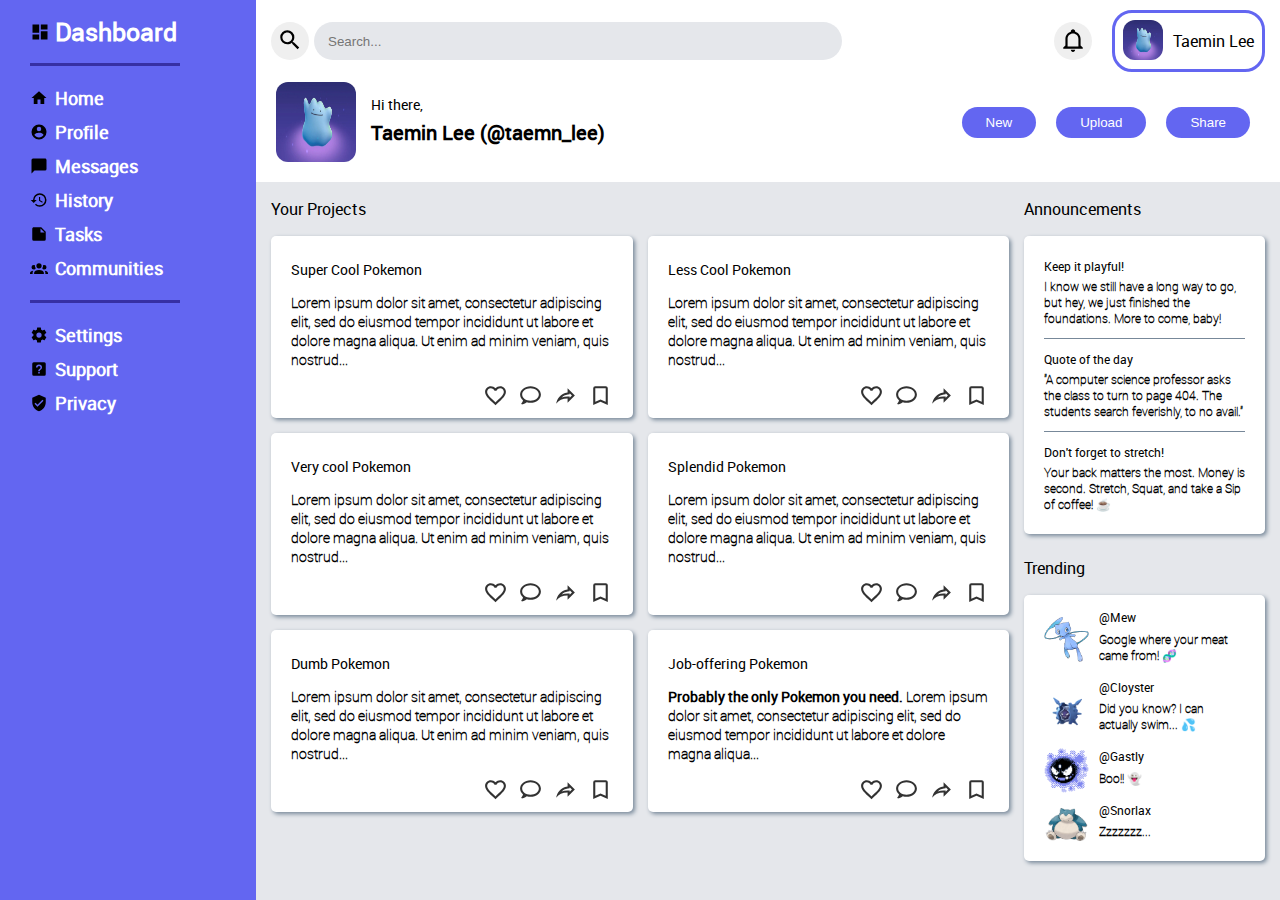
<file: index.html>
<!DOCTYPE html>
<html lang="en">
<head>
    <meta charset="UTF-8">
    <meta name="viewport" content="width=device-width, initial-scale=1.0">
    <link rel="stylesheet" href="style.css">
    <title>Document</title>
</head>
<body>
    <div class="main">
        <div class="sidebar">
            <div class="title">Dashboard</div>
            <div class="navigation">
                <nav id="home">Home</nav>
                <nav id="profile">Profile</nav>
                <nav id="messages">Messages</nav>
                <nav id="history">History</nav>
                <nav id="tasks">Tasks</nav>
                <nav id="communities">Communities</nav>
            </div>
            <div class="footer">
                <nav id="settings">Settings</nav>
                <nav id="support">Support</nav>
                <nav id="privacy">Privacy</nav>
            </div>
        </div>
        <div class="header">
            <div class="headerFirst">
                <div class="searchbar">
                    <button class="searchSvg">
                        <img src="img/search.svg" alt="search icon">
                    </button>
                    <input id="search" placeholder="Search...">
                </div>
                <div class="rightcorner">
                    <button class="notificationSvg">
                        <img src="img/notifications.svg" alt="notification icon">
                    </button>
                    <div class="profile">
                        <div class="profileImg">
                            <img src="img/shinyditto.png" alt="img">
                        </div>
                        <div class="name">Taemin Lee</div>
                    </div>
                </div>
            </div>
            <div class="headerSecond">
                <div class="welcome">
                    <img src="img/shinyditto.png" alt="img">
                    <div class="greetingsAccount">
                        <p class="greetings">Hi there,</p>
                        <p class="profileAcc"><strong>Taemin Lee (@taemn_lee)</strong></p>
                    </div>
                </div>
                <div class="post">
                    <button>New</button>
                    <button>Upload</button>
                    <button>Share</button>
                </div>
            </div>
        </div>
        <div class="container">
            <div class="projects">
                <p>Your Projects</p>
                <div class="cardcontainer">
                    <div class="card">
                        <p class="title">Super Cool Pokemon</p>
                        <p class="text">Lorem ipsum dolor sit amet, consectetur adipiscing elit, sed do eiusmod tempor incididunt ut labore et dolore magna aliqua. Ut enim ad minim veniam, quis nostrud...</p>
                        <div class="cardfooter">
                            <div class="btncontainer">
                                <button id="like"></button>
                                <button id="comment"></button>
                                <button id="share"></button>
                                <button id="save"></button>
                            </div>
                        </div>
                    </div>
                    <div class="card">
                        <p class="title">Less Cool Pokemon</p>
                        <p class="text">Lorem ipsum dolor sit amet, consectetur adipiscing elit, sed do eiusmod tempor incididunt ut labore et dolore magna aliqua. Ut enim ad minim veniam, quis nostrud...</p>
                        <div class="cardfooter">
                            <div class="btncontainer">
                                <button id="like"></button>
                                <button id="comment"></button>
                                <button id="share"></button>
                                <button id="save"></button>
                            </div>
                        </div>
                    </div>
                    <div class="card">
                        <p class="title">Very cool Pokemon</p>
                        <p class="text">Lorem ipsum dolor sit amet, consectetur adipiscing elit, sed do eiusmod tempor incididunt ut labore et dolore magna aliqua. Ut enim ad minim veniam, quis nostrud...</p>
                        <div class="cardfooter">
                            <div class="btncontainer">
                                <button id="like"></button>
                                <button id="comment"></button>
                                <button id="share"></button>
                                <button id="save"></button>
                            </div>
                        </div>
                    </div>
                    <div class="card">
                        <p class="title">Splendid Pokemon</p>
                        <p class="text">Lorem ipsum dolor sit amet, consectetur adipiscing elit, sed do eiusmod tempor incididunt ut labore et dolore magna aliqua. Ut enim ad minim veniam, quis nostrud...</p>
                        <div class="cardfooter">
                            <div class="btncontainer">
                                <button id="like"></button>
                                <button id="comment"></button>
                                <button id="share"></button>
                                <button id="save"></button>
                            </div>
                        </div>
                    </div>
                    <div class="card">
                        <p class="title">Dumb Pokemon</p>
                        <p class="text">Lorem ipsum dolor sit amet, consectetur adipiscing elit, sed do eiusmod tempor incididunt ut labore et dolore magna aliqua. Ut enim ad minim veniam, quis nostrud...</p>
                        <div class="cardfooter">
                            <div class="btncontainer">
                                <button id="like"></button>
                                <button id="comment"></button>
                                <button id="share"></button>
                                <button id="save"></button>
                            </div>
                        </div>
                    </div>
                    <div class="card">
                        <p class="title">Job-offering Pokemon</p>
                        <p class="text"><strong>Probably the only Pokemon you need.</strong> Lorem ipsum dolor sit amet, consectetur adipiscing elit, sed do eiusmod tempor incididunt ut labore et dolore magna aliqua...</p>
                        <div class="cardfooter">
                            <div class="btncontainer">
                                <button id="like"></button>
                                <button id="comment"></button>
                                <button id="share"></button>
                                <button id="save"></button>
                            </div>
                        </div>
                    </div>
                </div>
            </div>
            <div class="announcements">
                <p>Announcements</p>
                <div class="contentcontainer">
                    <div class="content">
                        <p class="title">Keep it playful!</p>
                        <p class="text">I know we still have a long way to go, but hey, we just finished the foundations. More to come, baby!</p>
                    </div>
                    <div class="content">
                        <p class="title">Quote of the day</p>
                        <p class="text">"A computer science professor asks the class to turn to page 404. The students search feverishly, to no avail."</p>
                    </div>
                    <div class="content">
                        <p class="title">Don't forget to stretch!</p>
                        <p class="text">Your back matters the most. Money is second. Stretch, Squat, and take a Sip of coffee! ☕️</p>
                    </div>
                </div>
            </div>
            <div class="trends">
                <p>Trending</p>
                <div class="acccontainer">
                    <div class="acctrend">
                        <img src="img/shinymew.png" alt="mew">
                        <div class="acc">
                            <p class="title">@Mew</p>
                            <p class="text">Google where your meat came from! 🧬</p>
                        </div>
                    </div>
                    <div class="acctrend">
                        <img src="img/Shinycloyster.webp" alt="cloyster">
                        <div class="acc" id="cloyster">
                            <p class="title">@Cloyster</p>
                            <p class="text">Did you know? I can actually swim... 💦</p>                    
                        </div>
                    </div>
                    <div class="acctrend">
                        <img src="img/shinygastly.png" alt="gastly">
                        <div class="acc" id="gastly">
                            <p class="title">@Gastly</p>
                            <p class="text">Boo!! 👻</p>                    
                        </div>
                    </div>
                    <div class="acctrend">
                        <img src="img/snorlax.png" alt="snorlax">
                        <div class="acc" id="snorlax">
                            <p class="title">@Snorlax</p>
                            <p class="text">Zzzzzzz...</p>                    
                        </div>
                    </div>
                </div>
            </div>
        </div>
    </div>
</body>
</html>
</file>
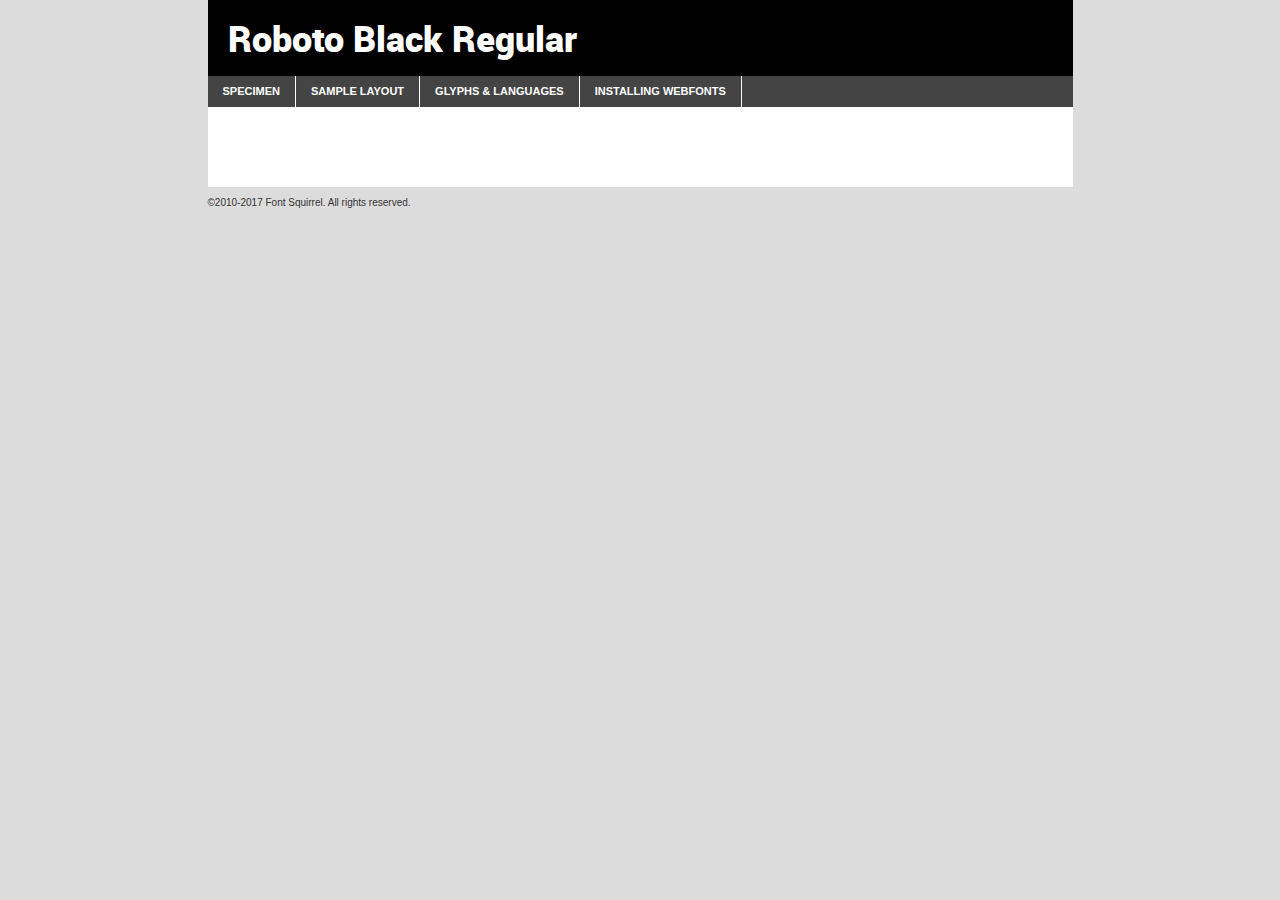
<file: fonts/FontSquirrel webfontkit/roboto-black-demo.html>
<!DOCTYPE html PUBLIC "-//W3C//DTD XHTML 1.0 Transitional//EN"
        "http://www.w3.org/TR/xhtml1/DTD/xhtml1-transitional.dtd">

<html xmlns="http://www.w3.org/1999/xhtml" xml:lang="en" lang="en">
<head>
    <meta http-equiv="Content-Type" content="text/html; charset=utf-8"/>
    <script src="http://ajax.googleapis.com/ajax/libs/jquery/1.7.2/jquery.min.js" type="text/javascript" charset="utf-8"></script>
    <script type="text/javascript">
		(function($) {
			$.fn.easyTabs = function(option) {
				var param = jQuery.extend({ fadeSpeed: 'fast', defaultContent: 1, activeClass: 'active' }, option);
				$(this).each(function() {
					var thisId = '#' + this.id;
					if ( param.defaultContent == '' )
					{
						param.defaultContent = 1;
					}
					if ( typeof param.defaultContent == 'number' )
					{
						var defaultTab = $(thisId + ' .tabs li:eq(' + (param.defaultContent - 1) + ') a').attr('href').substr(1);
					}
					else
					{
						var defaultTab = param.defaultContent;
					}
					$(thisId + ' .tabs li a').each(function() {
						var tabToHide = $(this).attr('href').substr(1);
						$('#' + tabToHide).addClass('easytabs-tab-content');
					});
					hideAll();
					changeContent(defaultTab);

					function hideAll() {$(thisId + ' .easytabs-tab-content').hide();}

					function changeContent(tabId)
					{
						hideAll();
						$(thisId + ' .tabs li').removeClass(param.activeClass);
						$(thisId + ' .tabs li a[href=#' + tabId + ']').closest('li').addClass(param.activeClass);
						if ( param.fadeSpeed != 'none' )
						{
							$(thisId + ' #' + tabId).fadeIn(param.fadeSpeed);
						}
						else
						{
							$(thisId + ' #' + tabId).show();
						}
					}

					$(thisId + ' .tabs li').click(function() {
						var tabId = $(this).find('a').attr('href').substr(1);
						changeContent(tabId);
						return false;
					});
				});
			}
		})(jQuery);
    </script>
    <link rel="stylesheet" href="specimen_files/specimen_stylesheet.css" type="text/css" charset="utf-8"/>
    <link rel="stylesheet" href="stylesheet.css" type="text/css" charset="utf-8"/>

    <style type="text/css">
        		body {
			font-family: 'robotoblack';
        		}

            </style>

    <title>Roboto Black Regular Specimen</title>


    <script type="text/javascript" charset="utf-8">
		$(document).ready(function() {
			$('#container').easyTabs({ defaultContent: 1 });
		});
    </script>
</head>

<body>
<div id="container">
    <div id="header">
		Roboto Black Regular    </div>
    <ul class="tabs">
        <li><a href="#specimen">Specimen</a></li>
        <li><a href="#layout">Sample Layout</a></li>
		        <li><a href="#glyphs">Glyphs &amp; Languages</a></li>
        <li><a href="#installing">Installing Webfonts</a></li>

    </ul>

    <div id="main_content">


        <div id="specimen">

            <div class="section">
                <div class="grid12 firstcol">
                    <div class="huge">AaBb</div>
                </div>
            </div>

            <div class="section">
                <div class="glyph_range">A&#x200B;B&#x200b;C&#x200b;D&#x200b;E&#x200b;F&#x200b;G&#x200b;H&#x200b;I&#x200b;J&#x200b;K&#x200b;L&#x200b;M&#x200b;N&#x200b;O&#x200b;P&#x200b;Q&#x200b;R&#x200b;S&#x200b;T&#x200b;U&#x200b;V&#x200b;W&#x200b;X&#x200b;Y&#x200b;Z&#x200b;a&#x200b;b&#x200b;c&#x200b;d&#x200b;e&#x200b;f&#x200b;g&#x200b;h&#x200b;i&#x200b;j&#x200b;k&#x200b;l&#x200b;m&#x200b;n&#x200b;o&#x200b;p&#x200b;q&#x200b;r&#x200b;s&#x200b;t&#x200b;u&#x200b;v&#x200b;w&#x200b;x&#x200b;y&#x200b;z&#x200b;1&#x200b;2&#x200b;3&#x200b;4&#x200b;5&#x200b;6&#x200b;7&#x200b;8&#x200b;9&#x200b;0&#x200b;&amp;&#x200b;.&#x200b;,&#x200b;?&#x200b;!&#x200b;&#64;&#x200b;(&#x200b;)&#x200b;#&#x200b;$&#x200b;%&#x200b;*&#x200b;+&#x200b;-&#x200b;=&#x200b;:&#x200b;;</div>
            </div>
            <div class="section">
                <div class="grid12 firstcol">
                    <table class="sample_table">
                        <tr>
                            <td>10</td>
                            <td class="size10">abcdefghijklmnopqrstuvwxyzABCDEFGHIJKLMNOPQRSTUVWXYZ0123456789abcdefghijklmnopqrstuvwxyzABCDEFGHIJKLMNOPQRSTUVWXYZ0123456789abcdefghijklmnopqrstuvwxyzABCDEFGHIJKLMNOPQRSTUVWXYZ</td>
                        </tr>
                        <tr>
                            <td>11</td>
                            <td class="size11">abcdefghijklmnopqrstuvwxyzABCDEFGHIJKLMNOPQRSTUVWXYZ0123456789abcdefghijklmnopqrstuvwxyzABCDEFGHIJKLMNOPQRSTUVWXYZ0123456789abcdefghijklmnopqrstuvwxyzABCDEFGHIJKLMNOPQRSTUVWXYZ</td>
                        </tr>
                        <tr>
                            <td>12</td>
                            <td class="size12">abcdefghijklmnopqrstuvwxyzABCDEFGHIJKLMNOPQRSTUVWXYZ0123456789abcdefghijklmnopqrstuvwxyzABCDEFGHIJKLMNOPQRSTUVWXYZ0123456789abcdefghijklmnopqrstuvwxyzABCDEFGHIJKLMNOPQRSTUVWXYZ</td>
                        </tr>
                        <tr>
                            <td>13</td>
                            <td class="size13">abcdefghijklmnopqrstuvwxyzABCDEFGHIJKLMNOPQRSTUVWXYZ0123456789abcdefghijklmnopqrstuvwxyzABCDEFGHIJKLMNOPQRSTUVWXYZ0123456789abcdefghijklmnopqrstuvwxyzABCDEFGHIJKLMNOPQRSTUVWXYZ</td>
                        </tr>
                        <tr>
                            <td>14</td>
                            <td class="size14">abcdefghijklmnopqrstuvwxyzABCDEFGHIJKLMNOPQRSTUVWXYZ0123456789abcdefghijklmnopqrstuvwxyzABCDEFGHIJKLMNOPQRSTUVWXYZ0123456789abcdefghijklmnopqrstuvwxyzABCDEFGHIJKLMNOPQRSTUVWXYZ</td>
                        </tr>
                        <tr>
                            <td>16</td>
                            <td class="size16">abcdefghijklmnopqrstuvwxyzABCDEFGHIJKLMNOPQRSTUVWXYZ0123456789abcdefghijklmnopqrstuvwxyzABCDEFGHIJKLMNOPQRSTUVWXYZ</td>
                        </tr>
                        <tr>
                            <td>18</td>
                            <td class="size18">abcdefghijklmnopqrstuvwxyzABCDEFGHIJKLMNOPQRSTUVWXYZ0123456789abcdefghijklmnopqrstuvwxyzABCDEFGHIJKLMNOPQRSTUVWXYZ</td>
                        </tr>
                        <tr>
                            <td>20</td>
                            <td class="size20">abcdefghijklmnopqrstuvwxyzABCDEFGHIJKLMNOPQRSTUVWXYZ0123456789abcdefghijklmnopqrstuvwxyzABCDEFGHIJKLMNOPQRSTUVWXYZ</td>
                        </tr>
                        <tr>
                            <td>24</td>
                            <td class="size24">abcdefghijklmnopqrstuvwxyzABCDEFGHIJKLMNOPQRSTUVWXYZ0123456789abcdefghijklmnopqrstuvwxyzABCDEFGHIJKLMNOPQRSTUVWXYZ</td>
                        </tr>
                        <tr>
                            <td>30</td>
                            <td class="size30">abcdefghijklmnopqrstuvwxyzABCDEFGHIJKLMNOPQRSTUVWXYZ0123456789abcdefghijklmnopqrstuvwxyzABCDEFGHIJKLMNOPQRSTUVWXYZ</td>
                        </tr>
                        <tr>
                            <td>36</td>
                            <td class="size36">abcdefghijklmnopqrstuvwxyzABCDEFGHIJKLMNOPQRSTUVWXYZ0123456789abcdefghijklmnopqrstuvwxyzABCDEFGHIJKLMNOPQRSTUVWXYZ</td>
                        </tr>
                        <tr>
                            <td>48</td>
                            <td class="size48">abcdefghijklmnopqrstuvwxyzABCDEFGHIJKLMNOPQRSTUVWXYZ0123456789abcdefghijklmnopqrstuvwxyzABCDEFGHIJKLMNOPQRSTUVWXYZ</td>
                        </tr>
                        <tr>
                            <td>60</td>
                            <td class="size60">abcdefghijklmnopqrstuvwxyzABCDEFGHIJKLMNOPQRSTUVWXYZ0123456789abcdefghijklmnopqrstuvwxyzABCDEFGHIJKLMNOPQRSTUVWXYZ</td>
                        </tr>
                        <tr>
                            <td>72</td>
                            <td class="size72">abcdefghijklmnopqrstuvwxyzABCDEFGHIJKLMNOPQRSTUVWXYZ0123456789abcdefghijklmnopqrstuvwxyzABCDEFGHIJKLMNOPQRSTUVWXYZ</td>
                        </tr>
                        <tr>
                            <td>90</td>
                            <td class="size90">abcdefghijklmnopqrstuvwxyzABCDEFGHIJKLMNOPQRSTUVWXYZ0123456789abcdefghijklmnopqrstuvwxyzABCDEFGHIJKLMNOPQRSTUVWXYZ</td>
                        </tr>
                    </table>

                </div>

            </div>


            <div class="section" id="bodycomparison">


                <div id="xheight">
                    <div class="fontbody">&#x25FC;&#x25FC;&#x25FC;&#x25FC;&#x25FC;&#x25FC;&#x25FC;&#x25FC;&#x25FC;&#x25FC;&#x25FC;&#x25FC;&#x25FC;&#x25FC;&#x25FC;&#x25FC;&#x25FC;&#x25FC;&#x25FC;&#x25FC;&#x25FC;&#x25FC;&#x25FC;&#x25FC;&#x25FC;&#x25FC;&#x25FC;&#x25FC;&#x25FC;&#x25FC;&#x25FC;&#x25FC;&#x25FC;&#x25FC;&#x25FC;&#x25FC;&#x25FC;&#x25FC;&#x25FC;&#x25FC;&#x25FC;&#x25FC;&#x25FC;&#x25FC;&#x25FC;&#x25FC;&#x25FC;&#x25FC;&#x25FC;&#x25FC;&#x25FC;&#x25FC;&#x25FC;&#x25FC;&#x25FC;&#x25FC;&#x25FC;&#x25FC;&#x25FC;&#x25FC;&#x25FC;&#x25FC;&#x25FC;&#x25FC;&#x25FC;&#x25FC;&#x25FC;&#x25FC;&#x25FC;&#x25FC;&#x25FC;&#x25FC;&#x25FC;&#x25FC;&#x25FC;&#x25FC;&#x25FC;&#x25FC;&#x25FC;&#x25FC;&#x25FC;&#x25FC;&#x25FC;&#x25FC;&#x25FC;&#x25FC;&#x25FC;&#x25FC;&#x25FC;&#x25FC;&#x25FC;&#x25FC;&#x25FC;&#x25FC;&#x25FC;&#x25FC;&#x25FC;&#x25FC;&#x25FC;body</div>
                    <div class="arialbody">body</div>
                    <div class="verdanabody">body</div>
                    <div class="georgiabody">body</div>
                </div>
                <div class="fontbody" style="z-index:1">
                    body<span>Roboto Black Regular</span>
                </div>
                <div class="arialbody" style="z-index:1">
                    body<span>Arial</span>
                </div>
                <div class="verdanabody" style="z-index:1">
                    body<span>Verdana</span>
                </div>
                <div class="georgiabody" style="z-index:1">
                    body<span>Georgia</span>
                </div>


            </div>


            <div class="section psample psample_row1" id="">

                <div class="grid2 firstcol">
                    <p class="size10"><span>10.</span>Aenean lacinia bibendum nulla sed consectetur. Fusce dapibus, tellus ac cursus commodo, tortor mauris condimentum nibh, ut fermentum massa justo sit amet risus. Nullam id dolor id nibh ultricies vehicula ut id elit. Cum sociis natoque penatibus et magnis dis parturient montes, nascetur ridiculus mus. Nulla vitae elit libero, a pharetra augue.</p>

                </div>
                <div class="grid3">
                    <p class="size11"><span>11.</span>Aenean lacinia bibendum nulla sed consectetur. Fusce dapibus, tellus ac cursus commodo, tortor mauris condimentum nibh, ut fermentum massa justo sit amet risus. Nullam id dolor id nibh ultricies vehicula ut id elit. Cum sociis natoque penatibus et magnis dis parturient montes, nascetur ridiculus mus. Nulla vitae elit libero, a pharetra augue.</p>

                </div>
                <div class="grid3">
                    <p class="size12"><span>12.</span>Aenean lacinia bibendum nulla sed consectetur. Fusce dapibus, tellus ac cursus commodo, tortor mauris condimentum nibh, ut fermentum massa justo sit amet risus. Nullam id dolor id nibh ultricies vehicula ut id elit. Cum sociis natoque penatibus et magnis dis parturient montes, nascetur ridiculus mus. Nulla vitae elit libero, a pharetra augue.</p>

                </div>
                <div class="grid4">
                    <p class="size13"><span>13.</span>Aenean lacinia bibendum nulla sed consectetur. Fusce dapibus, tellus ac cursus commodo, tortor mauris condimentum nibh, ut fermentum massa justo sit amet risus. Nullam id dolor id nibh ultricies vehicula ut id elit. Cum sociis natoque penatibus et magnis dis parturient montes, nascetur ridiculus mus. Nulla vitae elit libero, a pharetra augue.</p>

                </div>
                <div class="white_blend"></div>

            </div>
            <div class="section psample psample_row2" id="">
                <div class="grid3 firstcol">
                    <p class="size14"><span>14.</span>Aenean lacinia bibendum nulla sed consectetur. Fusce dapibus, tellus ac cursus commodo, tortor mauris condimentum nibh, ut fermentum massa justo sit amet risus. Nullam id dolor id nibh ultricies vehicula ut id elit. Cum sociis natoque penatibus et magnis dis parturient montes, nascetur ridiculus mus. Nulla vitae elit libero, a pharetra augue.</p>

                </div>
                <div class="grid4">
                    <p class="size16"><span>16.</span>Aenean lacinia bibendum nulla sed consectetur. Fusce dapibus, tellus ac cursus commodo, tortor mauris condimentum nibh, ut fermentum massa justo sit amet risus. Nullam id dolor id nibh ultricies vehicula ut id elit. Cum sociis natoque penatibus et magnis dis parturient montes, nascetur ridiculus mus. Nulla vitae elit libero, a pharetra augue.</p>

                </div>
                <div class="grid5">
                    <p class="size18"><span>18.</span>Aenean lacinia bibendum nulla sed consectetur. Fusce dapibus, tellus ac cursus commodo, tortor mauris condimentum nibh, ut fermentum massa justo sit amet risus. Nullam id dolor id nibh ultricies vehicula ut id elit. Cum sociis natoque penatibus et magnis dis parturient montes, nascetur ridiculus mus. Nulla vitae elit libero, a pharetra augue.</p>

                </div>

                <div class="white_blend"></div>

            </div>

            <div class="section psample psample_row3" id="">
                <div class="grid5 firstcol">
                    <p class="size20"><span>20.</span>Aenean lacinia bibendum nulla sed consectetur. Fusce dapibus, tellus ac cursus commodo, tortor mauris condimentum nibh, ut fermentum massa justo sit amet risus. Nullam id dolor id nibh ultricies vehicula ut id elit. Cum sociis natoque penatibus et magnis dis parturient montes, nascetur ridiculus mus. Nulla vitae elit libero, a pharetra augue.</p>
                </div>
                <div class="grid7">
                    <p class="size24"><span>24.</span>Aenean lacinia bibendum nulla sed consectetur. Fusce dapibus, tellus ac cursus commodo, tortor mauris condimentum nibh, ut fermentum massa justo sit amet risus. Nullam id dolor id nibh ultricies vehicula ut id elit. Cum sociis natoque penatibus et magnis dis parturient montes, nascetur ridiculus mus. Nulla vitae elit libero, a pharetra augue.</p>
                </div>

                <div class="white_blend"></div>

            </div>

            <div class="section psample psample_row4" id="">
                <div class="grid12 firstcol">
                    <p class="size30"><span>30.</span>Aenean lacinia bibendum nulla sed consectetur. Fusce dapibus, tellus ac cursus commodo, tortor mauris condimentum nibh, ut fermentum massa justo sit amet risus. Nullam id dolor id nibh ultricies vehicula ut id elit. Cum sociis natoque penatibus et magnis dis parturient montes, nascetur ridiculus mus. Nulla vitae elit libero, a pharetra augue.</p>
                </div>
                <div class="white_blend"></div>

            </div>


            <div class="section psample psample_row1 fullreverse">
                <div class="grid2 firstcol">
                    <p class="size10"><span>10.</span>Aenean lacinia bibendum nulla sed consectetur. Fusce dapibus, tellus ac cursus commodo, tortor mauris condimentum nibh, ut fermentum massa justo sit amet risus. Nullam id dolor id nibh ultricies vehicula ut id elit. Cum sociis natoque penatibus et magnis dis parturient montes, nascetur ridiculus mus. Nulla vitae elit libero, a pharetra augue.</p>

                </div>
                <div class="grid3">
                    <p class="size11"><span>11.</span>Aenean lacinia bibendum nulla sed consectetur. Fusce dapibus, tellus ac cursus commodo, tortor mauris condimentum nibh, ut fermentum massa justo sit amet risus. Nullam id dolor id nibh ultricies vehicula ut id elit. Cum sociis natoque penatibus et magnis dis parturient montes, nascetur ridiculus mus. Nulla vitae elit libero, a pharetra augue.</p>

                </div>
                <div class="grid3">
                    <p class="size12"><span>12.</span>Aenean lacinia bibendum nulla sed consectetur. Fusce dapibus, tellus ac cursus commodo, tortor mauris condimentum nibh, ut fermentum massa justo sit amet risus. Nullam id dolor id nibh ultricies vehicula ut id elit. Cum sociis natoque penatibus et magnis dis parturient montes, nascetur ridiculus mus. Nulla vitae elit libero, a pharetra augue.</p>

                </div>
                <div class="grid4">
                    <p class="size13"><span>13.</span>Aenean lacinia bibendum nulla sed consectetur. Fusce dapibus, tellus ac cursus commodo, tortor mauris condimentum nibh, ut fermentum massa justo sit amet risus. Nullam id dolor id nibh ultricies vehicula ut id elit. Cum sociis natoque penatibus et magnis dis parturient montes, nascetur ridiculus mus. Nulla vitae elit libero, a pharetra augue.</p>

                </div>
                <div class="black_blend"></div>

            </div>

            <div class="section psample psample_row2 fullreverse">
                <div class="grid3 firstcol">
                    <p class="size14"><span>14.</span>Aenean lacinia bibendum nulla sed consectetur. Fusce dapibus, tellus ac cursus commodo, tortor mauris condimentum nibh, ut fermentum massa justo sit amet risus. Nullam id dolor id nibh ultricies vehicula ut id elit. Cum sociis natoque penatibus et magnis dis parturient montes, nascetur ridiculus mus. Nulla vitae elit libero, a pharetra augue.</p>

                </div>
                <div class="grid4">
                    <p class="size16"><span>16.</span>Aenean lacinia bibendum nulla sed consectetur. Fusce dapibus, tellus ac cursus commodo, tortor mauris condimentum nibh, ut fermentum massa justo sit amet risus. Nullam id dolor id nibh ultricies vehicula ut id elit. Cum sociis natoque penatibus et magnis dis parturient montes, nascetur ridiculus mus. Nulla vitae elit libero, a pharetra augue.</p>

                </div>
                <div class="grid5">
                    <p class="size18"><span>18.</span>Aenean lacinia bibendum nulla sed consectetur. Fusce dapibus, tellus ac cursus commodo, tortor mauris condimentum nibh, ut fermentum massa justo sit amet risus. Nullam id dolor id nibh ultricies vehicula ut id elit. Cum sociis natoque penatibus et magnis dis parturient montes, nascetur ridiculus mus. Nulla vitae elit libero, a pharetra augue.</p>

                </div>
                <div class="black_blend"></div>

            </div>

            <div class="section psample fullreverse psample_row3" id="">
                <div class="grid5 firstcol">
                    <p class="size20"><span>20.</span>Aenean lacinia bibendum nulla sed consectetur. Fusce dapibus, tellus ac cursus commodo, tortor mauris condimentum nibh, ut fermentum massa justo sit amet risus. Nullam id dolor id nibh ultricies vehicula ut id elit. Cum sociis natoque penatibus et magnis dis parturient montes, nascetur ridiculus mus. Nulla vitae elit libero, a pharetra augue.</p>
                </div>
                <div class="grid7">
                    <p class="size24"><span>24.</span>Aenean lacinia bibendum nulla sed consectetur. Fusce dapibus, tellus ac cursus commodo, tortor mauris condimentum nibh, ut fermentum massa justo sit amet risus. Nullam id dolor id nibh ultricies vehicula ut id elit. Cum sociis natoque penatibus et magnis dis parturient montes, nascetur ridiculus mus. Nulla vitae elit libero, a pharetra augue.</p>
                </div>

                <div class="black_blend"></div>

            </div>

            <div class="section psample fullreverse psample_row4" id="" style="border-bottom: 20px #000 solid;">
                <div class="grid12 firstcol">
                    <p class="size30"><span>30.</span>Aenean lacinia bibendum nulla sed consectetur. Fusce dapibus, tellus ac cursus commodo, tortor mauris condimentum nibh, ut fermentum massa justo sit amet risus. Nullam id dolor id nibh ultricies vehicula ut id elit. Cum sociis natoque penatibus et magnis dis parturient montes, nascetur ridiculus mus. Nulla vitae elit libero, a pharetra augue.</p>
                </div>
                <div class="black_blend"></div>

            </div>


        </div>

        <div id="layout">

            <div class="section">

                <div class="grid12 firstcol">
                    <h1>Lorem Ipsum Dolor</h1>
                    <h2>Etiam porta sem malesuada magna mollis euismod</h2>

                    <p class="byline">By <a href="#link">Aenean Lacinia</a></p>
                </div>
            </div>
            <div class="section">
                <div class="grid8 firstcol">
                    <p class="large">Donec sed odio dui. Morbi leo risus, porta ac consectetur ac, vestibulum at eros. Fusce dapibus, tellus ac cursus commodo, tortor mauris condimentum nibh, ut fermentum massa justo sit amet risus. </p>


                    <h3>Pellentesque ornare sem</h3>

                    <p>Maecenas sed diam eget risus varius blandit sit amet non magna. Maecenas faucibus mollis interdum. Donec ullamcorper nulla non metus auctor fringilla. Nullam id dolor id nibh ultricies vehicula ut id elit. Nullam id dolor id nibh ultricies vehicula ut id elit. </p>

                    <p>Aenean eu leo quam. Pellentesque ornare sem lacinia quam venenatis vestibulum. Lorem ipsum dolor sit amet, consectetur adipiscing elit. Cum sociis natoque penatibus et magnis dis parturient montes, nascetur ridiculus mus. </p>

                    <p>Nulla vitae elit libero, a pharetra augue. Praesent commodo cursus magna, vel scelerisque nisl consectetur et. Aenean lacinia bibendum nulla sed consectetur. </p>

                    <p>Nullam quis risus eget urna mollis ornare vel eu leo. Nullam quis risus eget urna mollis ornare vel eu leo. Maecenas sed diam eget risus varius blandit sit amet non magna. Donec ullamcorper nulla non metus auctor fringilla. </p>

                    <h3>Cras mattis consectetur</h3>

                    <p>Aenean eu leo quam. Pellentesque ornare sem lacinia quam venenatis vestibulum. Aenean lacinia bibendum nulla sed consectetur. Integer posuere erat a ante venenatis dapibus posuere velit aliquet. Cras mattis consectetur purus sit amet fermentum. </p>

                    <p>Nullam id dolor id nibh ultricies vehicula ut id elit. Nullam quis risus eget urna mollis ornare vel eu leo. Cras mattis consectetur purus sit amet fermentum.</p>
                </div>

                <div class="grid4 sidebar">

                    <div class="box reverse">
                        <p class="last">Nullam quis risus eget urna mollis ornare vel eu leo. Donec ullamcorper nulla non metus auctor fringilla. Cras mattis consectetur purus sit amet fermentum. Sed posuere consectetur est at lobortis. Lorem ipsum dolor sit amet, consectetur adipiscing elit. </p>
                    </div>

                    <p class="caption">Maecenas sed diam eget risus varius.</p>

                    <p>Vestibulum id ligula porta felis euismod semper. Integer posuere erat a ante venenatis dapibus posuere velit aliquet. Vestibulum id ligula porta felis euismod semper. Sed posuere consectetur est at lobortis. Maecenas sed diam eget risus varius blandit sit amet non magna. Fusce dapibus, tellus ac cursus commodo, tortor mauris condimentum nibh, ut fermentum massa justo sit amet risus. </p>


                    <p>Duis mollis, est non commodo luctus, nisi erat porttitor ligula, eget lacinia odio sem nec elit. Aenean lacinia bibendum nulla sed consectetur. Vivamus sagittis lacus vel augue laoreet rutrum faucibus dolor auctor. Aenean lacinia bibendum nulla sed consectetur. Nullam quis risus eget urna mollis ornare vel eu leo. </p>

                    <p>Praesent commodo cursus magna, vel scelerisque nisl consectetur et. Donec ullamcorper nulla non metus auctor fringilla. Maecenas faucibus mollis interdum. Fusce dapibus, tellus ac cursus commodo, tortor mauris condimentum nibh, ut fermentum massa justo sit amet risus. </p>

                </div>
            </div>

        </div>


		

        <div id="glyphs">
            <div class="section">
                <div class="grid12 firstcol">

                    <h1>Language Support</h1>
                    <p>The subset of Roboto Black Regular in this kit supports the following languages:<br/>

						Albanian, Basque, Breton, Chamorro, Danish, Dutch, English, Faroese, Finnish, French, Frisian, Galician, German, Icelandic, Italian, Malagasy, Norwegian, Portuguese, Spanish, Alsatian, Aragonese, Arapaho, Arrernte, Asturian, Aymara, Bislama, Cebuano, Corsican, Fijian, French_creole, Genoese, Gilbertese, Greenlandic, Haitian_creole, Hiligaynon, Hmong, Hopi, Ibanag, Iloko_ilokano, Indonesian, Interglossa_glosa, Interlingua, Irish_gaelic, Jerriais, Lojban, Lombard, Luxembourgeois, Manx, Mohawk, Norfolk_pitcairnese, Occitan, Oromo, Pangasinan, Papiamento, Piedmontese, Potawatomi, Rhaeto-romance, Romansh, Rotokas, Sami_lule, Samoan, Sardinian, Scots_gaelic, Seychelles_creole, Shona, Sicilian, Somali, Southern_ndebele, Swahili, Swati_swazi, Tagalog_filipino_pilipino, Tetum, Tok_pisin, Uyghur_latinized, Volapuk, Walloon, Warlpiri, Xhosa, Yapese, Zulu, Latinbasic, Ubasic, Demo                    </p>
                    <h1>Glyph Chart</h1>
                    <p>The subset of Roboto Black Regular in this kit includes all the glyphs listed below. Unicode entities are included above each glyph to help you insert individual characters into your layout.</p>
                    <div id="glyph_chart">

																				                                <div><p>&amp;#13;</p>&#13;</div>
																				                                <div><p>&amp;#32;</p>&#32;</div>
																				                                <div><p>&amp;#33;</p>&#33;</div>
																				                                <div><p>&amp;#34;</p>&#34;</div>
																				                                <div><p>&amp;#35;</p>&#35;</div>
																				                                <div><p>&amp;#36;</p>&#36;</div>
																				                                <div><p>&amp;#37;</p>&#37;</div>
																				                                <div><p>&amp;#38;</p>&#38;</div>
																				                                <div><p>&amp;#39;</p>&#39;</div>
																				                                <div><p>&amp;#40;</p>&#40;</div>
																				                                <div><p>&amp;#41;</p>&#41;</div>
																				                                <div><p>&amp;#42;</p>&#42;</div>
																				                                <div><p>&amp;#43;</p>&#43;</div>
																				                                <div><p>&amp;#44;</p>&#44;</div>
																				                                <div><p>&amp;#45;</p>&#45;</div>
																				                                <div><p>&amp;#46;</p>&#46;</div>
																				                                <div><p>&amp;#47;</p>&#47;</div>
																				                                <div><p>&amp;#48;</p>&#48;</div>
																				                                <div><p>&amp;#49;</p>&#49;</div>
																				                                <div><p>&amp;#50;</p>&#50;</div>
																				                                <div><p>&amp;#51;</p>&#51;</div>
																				                                <div><p>&amp;#52;</p>&#52;</div>
																				                                <div><p>&amp;#53;</p>&#53;</div>
																				                                <div><p>&amp;#54;</p>&#54;</div>
																				                                <div><p>&amp;#55;</p>&#55;</div>
																				                                <div><p>&amp;#56;</p>&#56;</div>
																				                                <div><p>&amp;#57;</p>&#57;</div>
																				                                <div><p>&amp;#58;</p>&#58;</div>
																				                                <div><p>&amp;#59;</p>&#59;</div>
																				                                <div><p>&amp;#60;</p>&#60;</div>
																				                                <div><p>&amp;#61;</p>&#61;</div>
																				                                <div><p>&amp;#62;</p>&#62;</div>
																				                                <div><p>&amp;#63;</p>&#63;</div>
																				                                <div><p>&amp;#64;</p>&#64;</div>
																				                                <div><p>&amp;#65;</p>&#65;</div>
																				                                <div><p>&amp;#66;</p>&#66;</div>
																				                                <div><p>&amp;#67;</p>&#67;</div>
																				                                <div><p>&amp;#68;</p>&#68;</div>
																				                                <div><p>&amp;#69;</p>&#69;</div>
																				                                <div><p>&amp;#70;</p>&#70;</div>
																				                                <div><p>&amp;#71;</p>&#71;</div>
																				                                <div><p>&amp;#72;</p>&#72;</div>
																				                                <div><p>&amp;#73;</p>&#73;</div>
																				                                <div><p>&amp;#74;</p>&#74;</div>
																				                                <div><p>&amp;#75;</p>&#75;</div>
																				                                <div><p>&amp;#76;</p>&#76;</div>
																				                                <div><p>&amp;#77;</p>&#77;</div>
																				                                <div><p>&amp;#78;</p>&#78;</div>
																				                                <div><p>&amp;#79;</p>&#79;</div>
																				                                <div><p>&amp;#80;</p>&#80;</div>
																				                                <div><p>&amp;#81;</p>&#81;</div>
																				                                <div><p>&amp;#82;</p>&#82;</div>
																				                                <div><p>&amp;#83;</p>&#83;</div>
																				                                <div><p>&amp;#84;</p>&#84;</div>
																				                                <div><p>&amp;#85;</p>&#85;</div>
																				                                <div><p>&amp;#86;</p>&#86;</div>
																				                                <div><p>&amp;#87;</p>&#87;</div>
																				                                <div><p>&amp;#88;</p>&#88;</div>
																				                                <div><p>&amp;#89;</p>&#89;</div>
																				                                <div><p>&amp;#90;</p>&#90;</div>
																				                                <div><p>&amp;#91;</p>&#91;</div>
																				                                <div><p>&amp;#92;</p>&#92;</div>
																				                                <div><p>&amp;#93;</p>&#93;</div>
																				                                <div><p>&amp;#94;</p>&#94;</div>
																				                                <div><p>&amp;#95;</p>&#95;</div>
																				                                <div><p>&amp;#96;</p>&#96;</div>
																				                                <div><p>&amp;#97;</p>&#97;</div>
																				                                <div><p>&amp;#98;</p>&#98;</div>
																				                                <div><p>&amp;#99;</p>&#99;</div>
																				                                <div><p>&amp;#100;</p>&#100;</div>
																				                                <div><p>&amp;#101;</p>&#101;</div>
																				                                <div><p>&amp;#102;</p>&#102;</div>
																				                                <div><p>&amp;#103;</p>&#103;</div>
																				                                <div><p>&amp;#104;</p>&#104;</div>
																				                                <div><p>&amp;#105;</p>&#105;</div>
																				                                <div><p>&amp;#106;</p>&#106;</div>
																				                                <div><p>&amp;#107;</p>&#107;</div>
																				                                <div><p>&amp;#108;</p>&#108;</div>
																				                                <div><p>&amp;#109;</p>&#109;</div>
																				                                <div><p>&amp;#110;</p>&#110;</div>
																				                                <div><p>&amp;#111;</p>&#111;</div>
																				                                <div><p>&amp;#112;</p>&#112;</div>
																				                                <div><p>&amp;#113;</p>&#113;</div>
																				                                <div><p>&amp;#114;</p>&#114;</div>
																				                                <div><p>&amp;#115;</p>&#115;</div>
																				                                <div><p>&amp;#116;</p>&#116;</div>
																				                                <div><p>&amp;#117;</p>&#117;</div>
																				                                <div><p>&amp;#118;</p>&#118;</div>
																				                                <div><p>&amp;#119;</p>&#119;</div>
																				                                <div><p>&amp;#120;</p>&#120;</div>
																				                                <div><p>&amp;#121;</p>&#121;</div>
																				                                <div><p>&amp;#122;</p>&#122;</div>
																				                                <div><p>&amp;#123;</p>&#123;</div>
																				                                <div><p>&amp;#124;</p>&#124;</div>
																				                                <div><p>&amp;#125;</p>&#125;</div>
																				                                <div><p>&amp;#126;</p>&#126;</div>
																				                                <div><p>&amp;#160;</p>&#160;</div>
																				                                <div><p>&amp;#161;</p>&#161;</div>
																				                                <div><p>&amp;#162;</p>&#162;</div>
																				                                <div><p>&amp;#163;</p>&#163;</div>
																				                                <div><p>&amp;#164;</p>&#164;</div>
																				                                <div><p>&amp;#165;</p>&#165;</div>
																				                                <div><p>&amp;#166;</p>&#166;</div>
																				                                <div><p>&amp;#167;</p>&#167;</div>
																				                                <div><p>&amp;#168;</p>&#168;</div>
																				                                <div><p>&amp;#169;</p>&#169;</div>
																				                                <div><p>&amp;#170;</p>&#170;</div>
																				                                <div><p>&amp;#171;</p>&#171;</div>
																				                                <div><p>&amp;#172;</p>&#172;</div>
																				                                <div><p>&amp;#173;</p>&#173;</div>
																				                                <div><p>&amp;#174;</p>&#174;</div>
																				                                <div><p>&amp;#175;</p>&#175;</div>
																				                                <div><p>&amp;#176;</p>&#176;</div>
																				                                <div><p>&amp;#177;</p>&#177;</div>
																				                                <div><p>&amp;#178;</p>&#178;</div>
																				                                <div><p>&amp;#179;</p>&#179;</div>
																				                                <div><p>&amp;#180;</p>&#180;</div>
																				                                <div><p>&amp;#181;</p>&#181;</div>
																				                                <div><p>&amp;#182;</p>&#182;</div>
																				                                <div><p>&amp;#183;</p>&#183;</div>
																				                                <div><p>&amp;#184;</p>&#184;</div>
																				                                <div><p>&amp;#185;</p>&#185;</div>
																				                                <div><p>&amp;#186;</p>&#186;</div>
																				                                <div><p>&amp;#187;</p>&#187;</div>
																				                                <div><p>&amp;#188;</p>&#188;</div>
																				                                <div><p>&amp;#189;</p>&#189;</div>
																				                                <div><p>&amp;#190;</p>&#190;</div>
																				                                <div><p>&amp;#191;</p>&#191;</div>
																				                                <div><p>&amp;#192;</p>&#192;</div>
																				                                <div><p>&amp;#193;</p>&#193;</div>
																				                                <div><p>&amp;#194;</p>&#194;</div>
																				                                <div><p>&amp;#195;</p>&#195;</div>
																				                                <div><p>&amp;#196;</p>&#196;</div>
																				                                <div><p>&amp;#197;</p>&#197;</div>
																				                                <div><p>&amp;#198;</p>&#198;</div>
																				                                <div><p>&amp;#199;</p>&#199;</div>
																				                                <div><p>&amp;#200;</p>&#200;</div>
																				                                <div><p>&amp;#201;</p>&#201;</div>
																				                                <div><p>&amp;#202;</p>&#202;</div>
																				                                <div><p>&amp;#203;</p>&#203;</div>
																				                                <div><p>&amp;#204;</p>&#204;</div>
																				                                <div><p>&amp;#205;</p>&#205;</div>
																				                                <div><p>&amp;#206;</p>&#206;</div>
																				                                <div><p>&amp;#207;</p>&#207;</div>
																				                                <div><p>&amp;#208;</p>&#208;</div>
																				                                <div><p>&amp;#209;</p>&#209;</div>
																				                                <div><p>&amp;#210;</p>&#210;</div>
																				                                <div><p>&amp;#211;</p>&#211;</div>
																				                                <div><p>&amp;#212;</p>&#212;</div>
																				                                <div><p>&amp;#213;</p>&#213;</div>
																				                                <div><p>&amp;#214;</p>&#214;</div>
																				                                <div><p>&amp;#215;</p>&#215;</div>
																				                                <div><p>&amp;#216;</p>&#216;</div>
																				                                <div><p>&amp;#217;</p>&#217;</div>
																				                                <div><p>&amp;#218;</p>&#218;</div>
																				                                <div><p>&amp;#219;</p>&#219;</div>
																				                                <div><p>&amp;#220;</p>&#220;</div>
																				                                <div><p>&amp;#221;</p>&#221;</div>
																				                                <div><p>&amp;#222;</p>&#222;</div>
																				                                <div><p>&amp;#223;</p>&#223;</div>
																				                                <div><p>&amp;#224;</p>&#224;</div>
																				                                <div><p>&amp;#225;</p>&#225;</div>
																				                                <div><p>&amp;#226;</p>&#226;</div>
																				                                <div><p>&amp;#227;</p>&#227;</div>
																				                                <div><p>&amp;#228;</p>&#228;</div>
																				                                <div><p>&amp;#229;</p>&#229;</div>
																				                                <div><p>&amp;#230;</p>&#230;</div>
																				                                <div><p>&amp;#231;</p>&#231;</div>
																				                                <div><p>&amp;#232;</p>&#232;</div>
																				                                <div><p>&amp;#233;</p>&#233;</div>
																				                                <div><p>&amp;#234;</p>&#234;</div>
																				                                <div><p>&amp;#235;</p>&#235;</div>
																				                                <div><p>&amp;#236;</p>&#236;</div>
																				                                <div><p>&amp;#237;</p>&#237;</div>
																				                                <div><p>&amp;#238;</p>&#238;</div>
																				                                <div><p>&amp;#239;</p>&#239;</div>
																				                                <div><p>&amp;#240;</p>&#240;</div>
																				                                <div><p>&amp;#241;</p>&#241;</div>
																				                                <div><p>&amp;#242;</p>&#242;</div>
																				                                <div><p>&amp;#243;</p>&#243;</div>
																				                                <div><p>&amp;#244;</p>&#244;</div>
																				                                <div><p>&amp;#245;</p>&#245;</div>
																				                                <div><p>&amp;#246;</p>&#246;</div>
																				                                <div><p>&amp;#247;</p>&#247;</div>
																				                                <div><p>&amp;#248;</p>&#248;</div>
																				                                <div><p>&amp;#249;</p>&#249;</div>
																				                                <div><p>&amp;#250;</p>&#250;</div>
																				                                <div><p>&amp;#251;</p>&#251;</div>
																				                                <div><p>&amp;#252;</p>&#252;</div>
																				                                <div><p>&amp;#253;</p>&#253;</div>
																				                                <div><p>&amp;#254;</p>&#254;</div>
																				                                <div><p>&amp;#255;</p>&#255;</div>
																				                                <div><p>&amp;#338;</p>&#338;</div>
																				                                <div><p>&amp;#339;</p>&#339;</div>
																				                                <div><p>&amp;#376;</p>&#376;</div>
																				                                <div><p>&amp;#710;</p>&#710;</div>
																				                                <div><p>&amp;#732;</p>&#732;</div>
																				                                <div><p>&amp;#8192;</p>&#8192;</div>
																				                                <div><p>&amp;#8193;</p>&#8193;</div>
																				                                <div><p>&amp;#8194;</p>&#8194;</div>
																				                                <div><p>&amp;#8195;</p>&#8195;</div>
																				                                <div><p>&amp;#8196;</p>&#8196;</div>
																				                                <div><p>&amp;#8197;</p>&#8197;</div>
																				                                <div><p>&amp;#8198;</p>&#8198;</div>
																				                                <div><p>&amp;#8199;</p>&#8199;</div>
																				                                <div><p>&amp;#8200;</p>&#8200;</div>
																				                                <div><p>&amp;#8201;</p>&#8201;</div>
																				                                <div><p>&amp;#8202;</p>&#8202;</div>
																				                                <div><p>&amp;#8208;</p>&#8208;</div>
																				                                <div><p>&amp;#8209;</p>&#8209;</div>
																				                                <div><p>&amp;#8210;</p>&#8210;</div>
																				                                <div><p>&amp;#8211;</p>&#8211;</div>
																				                                <div><p>&amp;#8212;</p>&#8212;</div>
																				                                <div><p>&amp;#8216;</p>&#8216;</div>
																				                                <div><p>&amp;#8217;</p>&#8217;</div>
																				                                <div><p>&amp;#8218;</p>&#8218;</div>
																				                                <div><p>&amp;#8220;</p>&#8220;</div>
																				                                <div><p>&amp;#8221;</p>&#8221;</div>
																				                                <div><p>&amp;#8222;</p>&#8222;</div>
																				                                <div><p>&amp;#8226;</p>&#8226;</div>
																				                                <div><p>&amp;#8230;</p>&#8230;</div>
																				                                <div><p>&amp;#8239;</p>&#8239;</div>
																				                                <div><p>&amp;#8249;</p>&#8249;</div>
																				                                <div><p>&amp;#8250;</p>&#8250;</div>
																				                                <div><p>&amp;#8287;</p>&#8287;</div>
																				                                <div><p>&amp;#8364;</p>&#8364;</div>
																				                                <div><p>&amp;#8482;</p>&#8482;</div>
																				                                <div><p>&amp;#9724;</p>&#9724;</div>
																				                                <div><p>&amp;#64257;</p>&#64257;</div>
																				                                <div><p>&amp;#64258;</p>&#64258;</div>
																				                                <div><p>&amp;#64259;</p>&#64259;</div>
																				                                <div><p>&amp;#64260;</p>&#64260;</div>
																																													                    </div>
                </div>


            </div>
        </div>


        <div id="specs">

        </div>

        <div id="installing">
            <div class="section">
                <div class="grid7 firstcol">
                    <h1>Installing Webfonts</h1>

                    <p>Webfonts are supported by all major browser platforms but not all in the same way. There are currently four different font formats that must be included in order to target all browsers. This includes TTF, WOFF, EOT and SVG.</p>

                    <h2>1. Upload your webfonts</h2>
                    <p>You must upload your webfont kit to your website. They should be in or near the same directory as your CSS files.</p>

                    <h2>2. Include the webfont stylesheet</h2>
                    <p>A special CSS @font-face declaration helps the various browsers select the appropriate font it needs without causing you a bunch of headaches. Learn more about this syntax by reading the <a href="https://www.fontspring.com/blog/further-hardening-of-the-bulletproof-syntax">Fontspring blog post</a> about it. The code for it is as follows:</p>


                    <code>
                        @font-face{
                        font-family: 'MyWebFont';
                        src: url('WebFont.eot');
                        src: url('WebFont.eot?#iefix') format('embedded-opentype'),
                        url('WebFont.woff') format('woff'),
                        url('WebFont.ttf') format('truetype'),
                        url('WebFont.svg#webfont') format('svg');
                        }
                    </code>

                    <p>We've already gone ahead and generated the code for you. All you have to do is link to the stylesheet in your HTML, like this:</p>
                    <code>&lt;link rel=&quot;stylesheet&quot; href=&quot;stylesheet.css&quot; type=&quot;text/css&quot; charset=&quot;utf-8&quot; /&gt;</code>

                    <h2>3. Modify your own stylesheet</h2>
                    <p>To take advantage of your new fonts, you must tell your stylesheet to use them. Look at the original @font-face declaration above and find the property called "font-family." The name linked there will be what you use to reference the font. Prepend that webfont name to the font stack in the "font-family" property, inside the selector you want to change. For example:</p>
                    <code>p { font-family: 'WebFont', Arial, sans-serif; }</code>

                    <h2>4. Test</h2>
                    <p>Getting webfonts to work cross-browser <em>can</em> be tricky. Use the information in the sidebar to help you if you find that fonts aren't loading in a particular browser.</p>
                </div>

                <div class="grid5 sidebar">
                    <div class="box">
                        <h2>Troubleshooting<br/>Font-Face Problems</h2>
                        <p>Having trouble getting your webfonts to load in your new website? Here are some tips to sort out what might be the problem.</p>

                        <h3>Fonts not showing in any browser</h3>

                        <p>This sounds like you need to work on the plumbing. You either did not upload the fonts to the correct directory, or you did not link the fonts properly in the CSS. If you've confirmed that all this is correct and you still have a problem, take a look at your .htaccess file and see if requests are getting intercepted.</p>

                        <h3>Fonts not loading in iPhone or iPad</h3>

                        <p>The most common problem here is that you are serving the fonts from an IIS server. IIS refuses to serve files that have unknown MIME types. If that is the case, you must set the MIME type for SVG to "image/svg+xml" in the server settings. Follow these instructions from Microsoft if you need help.</p>

                        <h3>Fonts not loading in Firefox</h3>

                        <p>The primary reason for this failure? You are still using a version Firefox older than 3.5. So upgrade already! If that isn't it, then you are very likely serving fonts from a different domain. Firefox requires that all font assets be served from the same domain. Lastly it is possible that you need to add WOFF to your list of MIME types (if you are serving via IIS.)</p>

                        <h3>Fonts not loading in IE</h3>

                        <p>Are you looking at Internet Explorer on an actual Windows machine or are you cheating by using a service like Adobe BrowserLab? Many of these screenshot services do not render @font-face for IE. Best to test it on a real machine.</p>

                        <h3>Fonts not loading in IE9</h3>

                        <p>IE9, like Firefox, requires that fonts be served from the same domain as the website. Make sure that is the case.</p>
                    </div>
                </div>
            </div>

        </div>

    </div>
    <div id="footer">
        <p>&copy;2010-2017 Font Squirrel. All rights reserved.</p>
    </div>
</div>
</body>
</html>
</file>
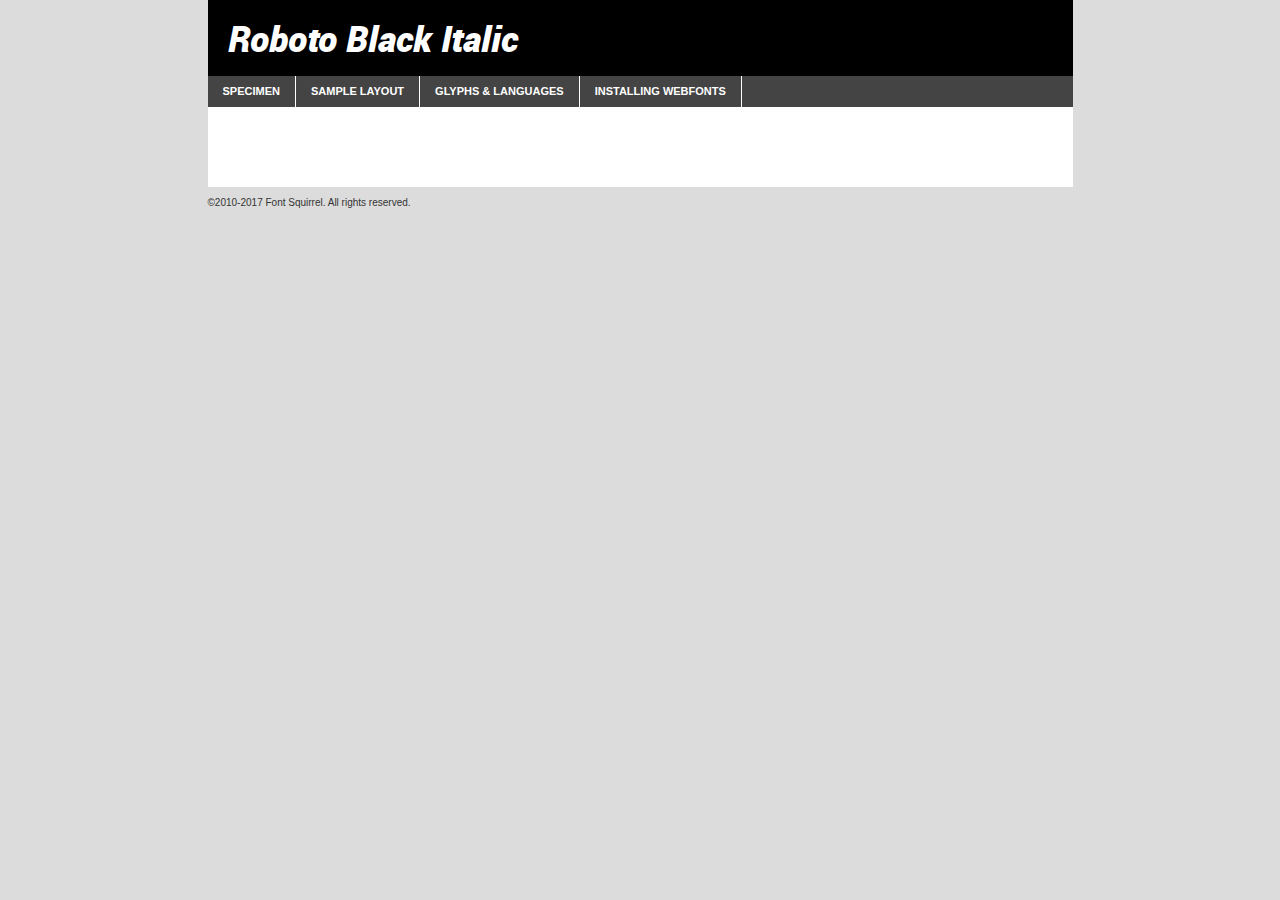
<file: fonts/FontSquirrel webfontkit/roboto-blackitalic-demo.html>
<!DOCTYPE html PUBLIC "-//W3C//DTD XHTML 1.0 Transitional//EN"
        "http://www.w3.org/TR/xhtml1/DTD/xhtml1-transitional.dtd">

<html xmlns="http://www.w3.org/1999/xhtml" xml:lang="en" lang="en">
<head>
    <meta http-equiv="Content-Type" content="text/html; charset=utf-8"/>
    <script src="http://ajax.googleapis.com/ajax/libs/jquery/1.7.2/jquery.min.js" type="text/javascript" charset="utf-8"></script>
    <script type="text/javascript">
		(function($) {
			$.fn.easyTabs = function(option) {
				var param = jQuery.extend({ fadeSpeed: 'fast', defaultContent: 1, activeClass: 'active' }, option);
				$(this).each(function() {
					var thisId = '#' + this.id;
					if ( param.defaultContent == '' )
					{
						param.defaultContent = 1;
					}
					if ( typeof param.defaultContent == 'number' )
					{
						var defaultTab = $(thisId + ' .tabs li:eq(' + (param.defaultContent - 1) + ') a').attr('href').substr(1);
					}
					else
					{
						var defaultTab = param.defaultContent;
					}
					$(thisId + ' .tabs li a').each(function() {
						var tabToHide = $(this).attr('href').substr(1);
						$('#' + tabToHide).addClass('easytabs-tab-content');
					});
					hideAll();
					changeContent(defaultTab);

					function hideAll() {$(thisId + ' .easytabs-tab-content').hide();}

					function changeContent(tabId)
					{
						hideAll();
						$(thisId + ' .tabs li').removeClass(param.activeClass);
						$(thisId + ' .tabs li a[href=#' + tabId + ']').closest('li').addClass(param.activeClass);
						if ( param.fadeSpeed != 'none' )
						{
							$(thisId + ' #' + tabId).fadeIn(param.fadeSpeed);
						}
						else
						{
							$(thisId + ' #' + tabId).show();
						}
					}

					$(thisId + ' .tabs li').click(function() {
						var tabId = $(this).find('a').attr('href').substr(1);
						changeContent(tabId);
						return false;
					});
				});
			}
		})(jQuery);
    </script>
    <link rel="stylesheet" href="specimen_files/specimen_stylesheet.css" type="text/css" charset="utf-8"/>
    <link rel="stylesheet" href="stylesheet.css" type="text/css" charset="utf-8"/>

    <style type="text/css">
        		body {
			font-family: 'robotoblack_italic';
        		}

            </style>

    <title>Roboto Black Italic Specimen</title>


    <script type="text/javascript" charset="utf-8">
		$(document).ready(function() {
			$('#container').easyTabs({ defaultContent: 1 });
		});
    </script>
</head>

<body>
<div id="container">
    <div id="header">
		Roboto Black Italic    </div>
    <ul class="tabs">
        <li><a href="#specimen">Specimen</a></li>
        <li><a href="#layout">Sample Layout</a></li>
		        <li><a href="#glyphs">Glyphs &amp; Languages</a></li>
        <li><a href="#installing">Installing Webfonts</a></li>

    </ul>

    <div id="main_content">


        <div id="specimen">

            <div class="section">
                <div class="grid12 firstcol">
                    <div class="huge">AaBb</div>
                </div>
            </div>

            <div class="section">
                <div class="glyph_range">A&#x200B;B&#x200b;C&#x200b;D&#x200b;E&#x200b;F&#x200b;G&#x200b;H&#x200b;I&#x200b;J&#x200b;K&#x200b;L&#x200b;M&#x200b;N&#x200b;O&#x200b;P&#x200b;Q&#x200b;R&#x200b;S&#x200b;T&#x200b;U&#x200b;V&#x200b;W&#x200b;X&#x200b;Y&#x200b;Z&#x200b;a&#x200b;b&#x200b;c&#x200b;d&#x200b;e&#x200b;f&#x200b;g&#x200b;h&#x200b;i&#x200b;j&#x200b;k&#x200b;l&#x200b;m&#x200b;n&#x200b;o&#x200b;p&#x200b;q&#x200b;r&#x200b;s&#x200b;t&#x200b;u&#x200b;v&#x200b;w&#x200b;x&#x200b;y&#x200b;z&#x200b;1&#x200b;2&#x200b;3&#x200b;4&#x200b;5&#x200b;6&#x200b;7&#x200b;8&#x200b;9&#x200b;0&#x200b;&amp;&#x200b;.&#x200b;,&#x200b;?&#x200b;!&#x200b;&#64;&#x200b;(&#x200b;)&#x200b;#&#x200b;$&#x200b;%&#x200b;*&#x200b;+&#x200b;-&#x200b;=&#x200b;:&#x200b;;</div>
            </div>
            <div class="section">
                <div class="grid12 firstcol">
                    <table class="sample_table">
                        <tr>
                            <td>10</td>
                            <td class="size10">abcdefghijklmnopqrstuvwxyzABCDEFGHIJKLMNOPQRSTUVWXYZ0123456789abcdefghijklmnopqrstuvwxyzABCDEFGHIJKLMNOPQRSTUVWXYZ0123456789abcdefghijklmnopqrstuvwxyzABCDEFGHIJKLMNOPQRSTUVWXYZ</td>
                        </tr>
                        <tr>
                            <td>11</td>
                            <td class="size11">abcdefghijklmnopqrstuvwxyzABCDEFGHIJKLMNOPQRSTUVWXYZ0123456789abcdefghijklmnopqrstuvwxyzABCDEFGHIJKLMNOPQRSTUVWXYZ0123456789abcdefghijklmnopqrstuvwxyzABCDEFGHIJKLMNOPQRSTUVWXYZ</td>
                        </tr>
                        <tr>
                            <td>12</td>
                            <td class="size12">abcdefghijklmnopqrstuvwxyzABCDEFGHIJKLMNOPQRSTUVWXYZ0123456789abcdefghijklmnopqrstuvwxyzABCDEFGHIJKLMNOPQRSTUVWXYZ0123456789abcdefghijklmnopqrstuvwxyzABCDEFGHIJKLMNOPQRSTUVWXYZ</td>
                        </tr>
                        <tr>
                            <td>13</td>
                            <td class="size13">abcdefghijklmnopqrstuvwxyzABCDEFGHIJKLMNOPQRSTUVWXYZ0123456789abcdefghijklmnopqrstuvwxyzABCDEFGHIJKLMNOPQRSTUVWXYZ0123456789abcdefghijklmnopqrstuvwxyzABCDEFGHIJKLMNOPQRSTUVWXYZ</td>
                        </tr>
                        <tr>
                            <td>14</td>
                            <td class="size14">abcdefghijklmnopqrstuvwxyzABCDEFGHIJKLMNOPQRSTUVWXYZ0123456789abcdefghijklmnopqrstuvwxyzABCDEFGHIJKLMNOPQRSTUVWXYZ0123456789abcdefghijklmnopqrstuvwxyzABCDEFGHIJKLMNOPQRSTUVWXYZ</td>
                        </tr>
                        <tr>
                            <td>16</td>
                            <td class="size16">abcdefghijklmnopqrstuvwxyzABCDEFGHIJKLMNOPQRSTUVWXYZ0123456789abcdefghijklmnopqrstuvwxyzABCDEFGHIJKLMNOPQRSTUVWXYZ</td>
                        </tr>
                        <tr>
                            <td>18</td>
                            <td class="size18">abcdefghijklmnopqrstuvwxyzABCDEFGHIJKLMNOPQRSTUVWXYZ0123456789abcdefghijklmnopqrstuvwxyzABCDEFGHIJKLMNOPQRSTUVWXYZ</td>
                        </tr>
                        <tr>
                            <td>20</td>
                            <td class="size20">abcdefghijklmnopqrstuvwxyzABCDEFGHIJKLMNOPQRSTUVWXYZ0123456789abcdefghijklmnopqrstuvwxyzABCDEFGHIJKLMNOPQRSTUVWXYZ</td>
                        </tr>
                        <tr>
                            <td>24</td>
                            <td class="size24">abcdefghijklmnopqrstuvwxyzABCDEFGHIJKLMNOPQRSTUVWXYZ0123456789abcdefghijklmnopqrstuvwxyzABCDEFGHIJKLMNOPQRSTUVWXYZ</td>
                        </tr>
                        <tr>
                            <td>30</td>
                            <td class="size30">abcdefghijklmnopqrstuvwxyzABCDEFGHIJKLMNOPQRSTUVWXYZ0123456789abcdefghijklmnopqrstuvwxyzABCDEFGHIJKLMNOPQRSTUVWXYZ</td>
                        </tr>
                        <tr>
                            <td>36</td>
                            <td class="size36">abcdefghijklmnopqrstuvwxyzABCDEFGHIJKLMNOPQRSTUVWXYZ0123456789abcdefghijklmnopqrstuvwxyzABCDEFGHIJKLMNOPQRSTUVWXYZ</td>
                        </tr>
                        <tr>
                            <td>48</td>
                            <td class="size48">abcdefghijklmnopqrstuvwxyzABCDEFGHIJKLMNOPQRSTUVWXYZ0123456789abcdefghijklmnopqrstuvwxyzABCDEFGHIJKLMNOPQRSTUVWXYZ</td>
                        </tr>
                        <tr>
                            <td>60</td>
                            <td class="size60">abcdefghijklmnopqrstuvwxyzABCDEFGHIJKLMNOPQRSTUVWXYZ0123456789abcdefghijklmnopqrstuvwxyzABCDEFGHIJKLMNOPQRSTUVWXYZ</td>
                        </tr>
                        <tr>
                            <td>72</td>
                            <td class="size72">abcdefghijklmnopqrstuvwxyzABCDEFGHIJKLMNOPQRSTUVWXYZ0123456789abcdefghijklmnopqrstuvwxyzABCDEFGHIJKLMNOPQRSTUVWXYZ</td>
                        </tr>
                        <tr>
                            <td>90</td>
                            <td class="size90">abcdefghijklmnopqrstuvwxyzABCDEFGHIJKLMNOPQRSTUVWXYZ0123456789abcdefghijklmnopqrstuvwxyzABCDEFGHIJKLMNOPQRSTUVWXYZ</td>
                        </tr>
                    </table>

                </div>

            </div>


            <div class="section" id="bodycomparison">


                <div id="xheight">
                    <div class="fontbody">&#x25FC;&#x25FC;&#x25FC;&#x25FC;&#x25FC;&#x25FC;&#x25FC;&#x25FC;&#x25FC;&#x25FC;&#x25FC;&#x25FC;&#x25FC;&#x25FC;&#x25FC;&#x25FC;&#x25FC;&#x25FC;&#x25FC;&#x25FC;&#x25FC;&#x25FC;&#x25FC;&#x25FC;&#x25FC;&#x25FC;&#x25FC;&#x25FC;&#x25FC;&#x25FC;&#x25FC;&#x25FC;&#x25FC;&#x25FC;&#x25FC;&#x25FC;&#x25FC;&#x25FC;&#x25FC;&#x25FC;&#x25FC;&#x25FC;&#x25FC;&#x25FC;&#x25FC;&#x25FC;&#x25FC;&#x25FC;&#x25FC;&#x25FC;&#x25FC;&#x25FC;&#x25FC;&#x25FC;&#x25FC;&#x25FC;&#x25FC;&#x25FC;&#x25FC;&#x25FC;&#x25FC;&#x25FC;&#x25FC;&#x25FC;&#x25FC;&#x25FC;&#x25FC;&#x25FC;&#x25FC;&#x25FC;&#x25FC;&#x25FC;&#x25FC;&#x25FC;&#x25FC;&#x25FC;&#x25FC;&#x25FC;&#x25FC;&#x25FC;&#x25FC;&#x25FC;&#x25FC;&#x25FC;&#x25FC;&#x25FC;&#x25FC;&#x25FC;&#x25FC;&#x25FC;&#x25FC;&#x25FC;&#x25FC;&#x25FC;&#x25FC;&#x25FC;&#x25FC;&#x25FC;&#x25FC;body</div>
                    <div class="arialbody">body</div>
                    <div class="verdanabody">body</div>
                    <div class="georgiabody">body</div>
                </div>
                <div class="fontbody" style="z-index:1">
                    body<span>Roboto Black Italic</span>
                </div>
                <div class="arialbody" style="z-index:1">
                    body<span>Arial</span>
                </div>
                <div class="verdanabody" style="z-index:1">
                    body<span>Verdana</span>
                </div>
                <div class="georgiabody" style="z-index:1">
                    body<span>Georgia</span>
                </div>


            </div>


            <div class="section psample psample_row1" id="">

                <div class="grid2 firstcol">
                    <p class="size10"><span>10.</span>Aenean lacinia bibendum nulla sed consectetur. Fusce dapibus, tellus ac cursus commodo, tortor mauris condimentum nibh, ut fermentum massa justo sit amet risus. Nullam id dolor id nibh ultricies vehicula ut id elit. Cum sociis natoque penatibus et magnis dis parturient montes, nascetur ridiculus mus. Nulla vitae elit libero, a pharetra augue.</p>

                </div>
                <div class="grid3">
                    <p class="size11"><span>11.</span>Aenean lacinia bibendum nulla sed consectetur. Fusce dapibus, tellus ac cursus commodo, tortor mauris condimentum nibh, ut fermentum massa justo sit amet risus. Nullam id dolor id nibh ultricies vehicula ut id elit. Cum sociis natoque penatibus et magnis dis parturient montes, nascetur ridiculus mus. Nulla vitae elit libero, a pharetra augue.</p>

                </div>
                <div class="grid3">
                    <p class="size12"><span>12.</span>Aenean lacinia bibendum nulla sed consectetur. Fusce dapibus, tellus ac cursus commodo, tortor mauris condimentum nibh, ut fermentum massa justo sit amet risus. Nullam id dolor id nibh ultricies vehicula ut id elit. Cum sociis natoque penatibus et magnis dis parturient montes, nascetur ridiculus mus. Nulla vitae elit libero, a pharetra augue.</p>

                </div>
                <div class="grid4">
                    <p class="size13"><span>13.</span>Aenean lacinia bibendum nulla sed consectetur. Fusce dapibus, tellus ac cursus commodo, tortor mauris condimentum nibh, ut fermentum massa justo sit amet risus. Nullam id dolor id nibh ultricies vehicula ut id elit. Cum sociis natoque penatibus et magnis dis parturient montes, nascetur ridiculus mus. Nulla vitae elit libero, a pharetra augue.</p>

                </div>
                <div class="white_blend"></div>

            </div>
            <div class="section psample psample_row2" id="">
                <div class="grid3 firstcol">
                    <p class="size14"><span>14.</span>Aenean lacinia bibendum nulla sed consectetur. Fusce dapibus, tellus ac cursus commodo, tortor mauris condimentum nibh, ut fermentum massa justo sit amet risus. Nullam id dolor id nibh ultricies vehicula ut id elit. Cum sociis natoque penatibus et magnis dis parturient montes, nascetur ridiculus mus. Nulla vitae elit libero, a pharetra augue.</p>

                </div>
                <div class="grid4">
                    <p class="size16"><span>16.</span>Aenean lacinia bibendum nulla sed consectetur. Fusce dapibus, tellus ac cursus commodo, tortor mauris condimentum nibh, ut fermentum massa justo sit amet risus. Nullam id dolor id nibh ultricies vehicula ut id elit. Cum sociis natoque penatibus et magnis dis parturient montes, nascetur ridiculus mus. Nulla vitae elit libero, a pharetra augue.</p>

                </div>
                <div class="grid5">
                    <p class="size18"><span>18.</span>Aenean lacinia bibendum nulla sed consectetur. Fusce dapibus, tellus ac cursus commodo, tortor mauris condimentum nibh, ut fermentum massa justo sit amet risus. Nullam id dolor id nibh ultricies vehicula ut id elit. Cum sociis natoque penatibus et magnis dis parturient montes, nascetur ridiculus mus. Nulla vitae elit libero, a pharetra augue.</p>

                </div>

                <div class="white_blend"></div>

            </div>

            <div class="section psample psample_row3" id="">
                <div class="grid5 firstcol">
                    <p class="size20"><span>20.</span>Aenean lacinia bibendum nulla sed consectetur. Fusce dapibus, tellus ac cursus commodo, tortor mauris condimentum nibh, ut fermentum massa justo sit amet risus. Nullam id dolor id nibh ultricies vehicula ut id elit. Cum sociis natoque penatibus et magnis dis parturient montes, nascetur ridiculus mus. Nulla vitae elit libero, a pharetra augue.</p>
                </div>
                <div class="grid7">
                    <p class="size24"><span>24.</span>Aenean lacinia bibendum nulla sed consectetur. Fusce dapibus, tellus ac cursus commodo, tortor mauris condimentum nibh, ut fermentum massa justo sit amet risus. Nullam id dolor id nibh ultricies vehicula ut id elit. Cum sociis natoque penatibus et magnis dis parturient montes, nascetur ridiculus mus. Nulla vitae elit libero, a pharetra augue.</p>
                </div>

                <div class="white_blend"></div>

            </div>

            <div class="section psample psample_row4" id="">
                <div class="grid12 firstcol">
                    <p class="size30"><span>30.</span>Aenean lacinia bibendum nulla sed consectetur. Fusce dapibus, tellus ac cursus commodo, tortor mauris condimentum nibh, ut fermentum massa justo sit amet risus. Nullam id dolor id nibh ultricies vehicula ut id elit. Cum sociis natoque penatibus et magnis dis parturient montes, nascetur ridiculus mus. Nulla vitae elit libero, a pharetra augue.</p>
                </div>
                <div class="white_blend"></div>

            </div>


            <div class="section psample psample_row1 fullreverse">
                <div class="grid2 firstcol">
                    <p class="size10"><span>10.</span>Aenean lacinia bibendum nulla sed consectetur. Fusce dapibus, tellus ac cursus commodo, tortor mauris condimentum nibh, ut fermentum massa justo sit amet risus. Nullam id dolor id nibh ultricies vehicula ut id elit. Cum sociis natoque penatibus et magnis dis parturient montes, nascetur ridiculus mus. Nulla vitae elit libero, a pharetra augue.</p>

                </div>
                <div class="grid3">
                    <p class="size11"><span>11.</span>Aenean lacinia bibendum nulla sed consectetur. Fusce dapibus, tellus ac cursus commodo, tortor mauris condimentum nibh, ut fermentum massa justo sit amet risus. Nullam id dolor id nibh ultricies vehicula ut id elit. Cum sociis natoque penatibus et magnis dis parturient montes, nascetur ridiculus mus. Nulla vitae elit libero, a pharetra augue.</p>

                </div>
                <div class="grid3">
                    <p class="size12"><span>12.</span>Aenean lacinia bibendum nulla sed consectetur. Fusce dapibus, tellus ac cursus commodo, tortor mauris condimentum nibh, ut fermentum massa justo sit amet risus. Nullam id dolor id nibh ultricies vehicula ut id elit. Cum sociis natoque penatibus et magnis dis parturient montes, nascetur ridiculus mus. Nulla vitae elit libero, a pharetra augue.</p>

                </div>
                <div class="grid4">
                    <p class="size13"><span>13.</span>Aenean lacinia bibendum nulla sed consectetur. Fusce dapibus, tellus ac cursus commodo, tortor mauris condimentum nibh, ut fermentum massa justo sit amet risus. Nullam id dolor id nibh ultricies vehicula ut id elit. Cum sociis natoque penatibus et magnis dis parturient montes, nascetur ridiculus mus. Nulla vitae elit libero, a pharetra augue.</p>

                </div>
                <div class="black_blend"></div>

            </div>

            <div class="section psample psample_row2 fullreverse">
                <div class="grid3 firstcol">
                    <p class="size14"><span>14.</span>Aenean lacinia bibendum nulla sed consectetur. Fusce dapibus, tellus ac cursus commodo, tortor mauris condimentum nibh, ut fermentum massa justo sit amet risus. Nullam id dolor id nibh ultricies vehicula ut id elit. Cum sociis natoque penatibus et magnis dis parturient montes, nascetur ridiculus mus. Nulla vitae elit libero, a pharetra augue.</p>

                </div>
                <div class="grid4">
                    <p class="size16"><span>16.</span>Aenean lacinia bibendum nulla sed consectetur. Fusce dapibus, tellus ac cursus commodo, tortor mauris condimentum nibh, ut fermentum massa justo sit amet risus. Nullam id dolor id nibh ultricies vehicula ut id elit. Cum sociis natoque penatibus et magnis dis parturient montes, nascetur ridiculus mus. Nulla vitae elit libero, a pharetra augue.</p>

                </div>
                <div class="grid5">
                    <p class="size18"><span>18.</span>Aenean lacinia bibendum nulla sed consectetur. Fusce dapibus, tellus ac cursus commodo, tortor mauris condimentum nibh, ut fermentum massa justo sit amet risus. Nullam id dolor id nibh ultricies vehicula ut id elit. Cum sociis natoque penatibus et magnis dis parturient montes, nascetur ridiculus mus. Nulla vitae elit libero, a pharetra augue.</p>

                </div>
                <div class="black_blend"></div>

            </div>

            <div class="section psample fullreverse psample_row3" id="">
                <div class="grid5 firstcol">
                    <p class="size20"><span>20.</span>Aenean lacinia bibendum nulla sed consectetur. Fusce dapibus, tellus ac cursus commodo, tortor mauris condimentum nibh, ut fermentum massa justo sit amet risus. Nullam id dolor id nibh ultricies vehicula ut id elit. Cum sociis natoque penatibus et magnis dis parturient montes, nascetur ridiculus mus. Nulla vitae elit libero, a pharetra augue.</p>
                </div>
                <div class="grid7">
                    <p class="size24"><span>24.</span>Aenean lacinia bibendum nulla sed consectetur. Fusce dapibus, tellus ac cursus commodo, tortor mauris condimentum nibh, ut fermentum massa justo sit amet risus. Nullam id dolor id nibh ultricies vehicula ut id elit. Cum sociis natoque penatibus et magnis dis parturient montes, nascetur ridiculus mus. Nulla vitae elit libero, a pharetra augue.</p>
                </div>

                <div class="black_blend"></div>

            </div>

            <div class="section psample fullreverse psample_row4" id="" style="border-bottom: 20px #000 solid;">
                <div class="grid12 firstcol">
                    <p class="size30"><span>30.</span>Aenean lacinia bibendum nulla sed consectetur. Fusce dapibus, tellus ac cursus commodo, tortor mauris condimentum nibh, ut fermentum massa justo sit amet risus. Nullam id dolor id nibh ultricies vehicula ut id elit. Cum sociis natoque penatibus et magnis dis parturient montes, nascetur ridiculus mus. Nulla vitae elit libero, a pharetra augue.</p>
                </div>
                <div class="black_blend"></div>

            </div>


        </div>

        <div id="layout">

            <div class="section">

                <div class="grid12 firstcol">
                    <h1>Lorem Ipsum Dolor</h1>
                    <h2>Etiam porta sem malesuada magna mollis euismod</h2>

                    <p class="byline">By <a href="#link">Aenean Lacinia</a></p>
                </div>
            </div>
            <div class="section">
                <div class="grid8 firstcol">
                    <p class="large">Donec sed odio dui. Morbi leo risus, porta ac consectetur ac, vestibulum at eros. Fusce dapibus, tellus ac cursus commodo, tortor mauris condimentum nibh, ut fermentum massa justo sit amet risus. </p>


                    <h3>Pellentesque ornare sem</h3>

                    <p>Maecenas sed diam eget risus varius blandit sit amet non magna. Maecenas faucibus mollis interdum. Donec ullamcorper nulla non metus auctor fringilla. Nullam id dolor id nibh ultricies vehicula ut id elit. Nullam id dolor id nibh ultricies vehicula ut id elit. </p>

                    <p>Aenean eu leo quam. Pellentesque ornare sem lacinia quam venenatis vestibulum. Lorem ipsum dolor sit amet, consectetur adipiscing elit. Cum sociis natoque penatibus et magnis dis parturient montes, nascetur ridiculus mus. </p>

                    <p>Nulla vitae elit libero, a pharetra augue. Praesent commodo cursus magna, vel scelerisque nisl consectetur et. Aenean lacinia bibendum nulla sed consectetur. </p>

                    <p>Nullam quis risus eget urna mollis ornare vel eu leo. Nullam quis risus eget urna mollis ornare vel eu leo. Maecenas sed diam eget risus varius blandit sit amet non magna. Donec ullamcorper nulla non metus auctor fringilla. </p>

                    <h3>Cras mattis consectetur</h3>

                    <p>Aenean eu leo quam. Pellentesque ornare sem lacinia quam venenatis vestibulum. Aenean lacinia bibendum nulla sed consectetur. Integer posuere erat a ante venenatis dapibus posuere velit aliquet. Cras mattis consectetur purus sit amet fermentum. </p>

                    <p>Nullam id dolor id nibh ultricies vehicula ut id elit. Nullam quis risus eget urna mollis ornare vel eu leo. Cras mattis consectetur purus sit amet fermentum.</p>
                </div>

                <div class="grid4 sidebar">

                    <div class="box reverse">
                        <p class="last">Nullam quis risus eget urna mollis ornare vel eu leo. Donec ullamcorper nulla non metus auctor fringilla. Cras mattis consectetur purus sit amet fermentum. Sed posuere consectetur est at lobortis. Lorem ipsum dolor sit amet, consectetur adipiscing elit. </p>
                    </div>

                    <p class="caption">Maecenas sed diam eget risus varius.</p>

                    <p>Vestibulum id ligula porta felis euismod semper. Integer posuere erat a ante venenatis dapibus posuere velit aliquet. Vestibulum id ligula porta felis euismod semper. Sed posuere consectetur est at lobortis. Maecenas sed diam eget risus varius blandit sit amet non magna. Fusce dapibus, tellus ac cursus commodo, tortor mauris condimentum nibh, ut fermentum massa justo sit amet risus. </p>


                    <p>Duis mollis, est non commodo luctus, nisi erat porttitor ligula, eget lacinia odio sem nec elit. Aenean lacinia bibendum nulla sed consectetur. Vivamus sagittis lacus vel augue laoreet rutrum faucibus dolor auctor. Aenean lacinia bibendum nulla sed consectetur. Nullam quis risus eget urna mollis ornare vel eu leo. </p>

                    <p>Praesent commodo cursus magna, vel scelerisque nisl consectetur et. Donec ullamcorper nulla non metus auctor fringilla. Maecenas faucibus mollis interdum. Fusce dapibus, tellus ac cursus commodo, tortor mauris condimentum nibh, ut fermentum massa justo sit amet risus. </p>

                </div>
            </div>

        </div>


		

        <div id="glyphs">
            <div class="section">
                <div class="grid12 firstcol">

                    <h1>Language Support</h1>
                    <p>The subset of Roboto Black Italic in this kit supports the following languages:<br/>

						Albanian, Basque, Breton, Chamorro, Danish, Dutch, English, Faroese, Finnish, French, Frisian, Galician, German, Icelandic, Italian, Malagasy, Norwegian, Portuguese, Spanish, Alsatian, Aragonese, Arapaho, Arrernte, Asturian, Aymara, Bislama, Cebuano, Corsican, Fijian, French_creole, Genoese, Gilbertese, Greenlandic, Haitian_creole, Hiligaynon, Hmong, Hopi, Ibanag, Iloko_ilokano, Indonesian, Interglossa_glosa, Interlingua, Irish_gaelic, Jerriais, Lojban, Lombard, Luxembourgeois, Manx, Mohawk, Norfolk_pitcairnese, Occitan, Oromo, Pangasinan, Papiamento, Piedmontese, Potawatomi, Rhaeto-romance, Romansh, Rotokas, Sami_lule, Samoan, Sardinian, Scots_gaelic, Seychelles_creole, Shona, Sicilian, Somali, Southern_ndebele, Swahili, Swati_swazi, Tagalog_filipino_pilipino, Tetum, Tok_pisin, Uyghur_latinized, Volapuk, Walloon, Warlpiri, Xhosa, Yapese, Zulu, Latinbasic, Ubasic, Demo                    </p>
                    <h1>Glyph Chart</h1>
                    <p>The subset of Roboto Black Italic in this kit includes all the glyphs listed below. Unicode entities are included above each glyph to help you insert individual characters into your layout.</p>
                    <div id="glyph_chart">

																				                                <div><p>&amp;#13;</p>&#13;</div>
																				                                <div><p>&amp;#32;</p>&#32;</div>
																				                                <div><p>&amp;#33;</p>&#33;</div>
																				                                <div><p>&amp;#34;</p>&#34;</div>
																				                                <div><p>&amp;#35;</p>&#35;</div>
																				                                <div><p>&amp;#36;</p>&#36;</div>
																				                                <div><p>&amp;#37;</p>&#37;</div>
																				                                <div><p>&amp;#38;</p>&#38;</div>
																				                                <div><p>&amp;#39;</p>&#39;</div>
																				                                <div><p>&amp;#40;</p>&#40;</div>
																				                                <div><p>&amp;#41;</p>&#41;</div>
																				                                <div><p>&amp;#42;</p>&#42;</div>
																				                                <div><p>&amp;#43;</p>&#43;</div>
																				                                <div><p>&amp;#44;</p>&#44;</div>
																				                                <div><p>&amp;#45;</p>&#45;</div>
																				                                <div><p>&amp;#46;</p>&#46;</div>
																				                                <div><p>&amp;#47;</p>&#47;</div>
																				                                <div><p>&amp;#48;</p>&#48;</div>
																				                                <div><p>&amp;#49;</p>&#49;</div>
																				                                <div><p>&amp;#50;</p>&#50;</div>
																				                                <div><p>&amp;#51;</p>&#51;</div>
																				                                <div><p>&amp;#52;</p>&#52;</div>
																				                                <div><p>&amp;#53;</p>&#53;</div>
																				                                <div><p>&amp;#54;</p>&#54;</div>
																				                                <div><p>&amp;#55;</p>&#55;</div>
																				                                <div><p>&amp;#56;</p>&#56;</div>
																				                                <div><p>&amp;#57;</p>&#57;</div>
																				                                <div><p>&amp;#58;</p>&#58;</div>
																				                                <div><p>&amp;#59;</p>&#59;</div>
																				                                <div><p>&amp;#60;</p>&#60;</div>
																				                                <div><p>&amp;#61;</p>&#61;</div>
																				                                <div><p>&amp;#62;</p>&#62;</div>
																				                                <div><p>&amp;#63;</p>&#63;</div>
																				                                <div><p>&amp;#64;</p>&#64;</div>
																				                                <div><p>&amp;#65;</p>&#65;</div>
																				                                <div><p>&amp;#66;</p>&#66;</div>
																				                                <div><p>&amp;#67;</p>&#67;</div>
																				                                <div><p>&amp;#68;</p>&#68;</div>
																				                                <div><p>&amp;#69;</p>&#69;</div>
																				                                <div><p>&amp;#70;</p>&#70;</div>
																				                                <div><p>&amp;#71;</p>&#71;</div>
																				                                <div><p>&amp;#72;</p>&#72;</div>
																				                                <div><p>&amp;#73;</p>&#73;</div>
																				                                <div><p>&amp;#74;</p>&#74;</div>
																				                                <div><p>&amp;#75;</p>&#75;</div>
																				                                <div><p>&amp;#76;</p>&#76;</div>
																				                                <div><p>&amp;#77;</p>&#77;</div>
																				                                <div><p>&amp;#78;</p>&#78;</div>
																				                                <div><p>&amp;#79;</p>&#79;</div>
																				                                <div><p>&amp;#80;</p>&#80;</div>
																				                                <div><p>&amp;#81;</p>&#81;</div>
																				                                <div><p>&amp;#82;</p>&#82;</div>
																				                                <div><p>&amp;#83;</p>&#83;</div>
																				                                <div><p>&amp;#84;</p>&#84;</div>
																				                                <div><p>&amp;#85;</p>&#85;</div>
																				                                <div><p>&amp;#86;</p>&#86;</div>
																				                                <div><p>&amp;#87;</p>&#87;</div>
																				                                <div><p>&amp;#88;</p>&#88;</div>
																				                                <div><p>&amp;#89;</p>&#89;</div>
																				                                <div><p>&amp;#90;</p>&#90;</div>
																				                                <div><p>&amp;#91;</p>&#91;</div>
																				                                <div><p>&amp;#92;</p>&#92;</div>
																				                                <div><p>&amp;#93;</p>&#93;</div>
																				                                <div><p>&amp;#94;</p>&#94;</div>
																				                                <div><p>&amp;#95;</p>&#95;</div>
																				                                <div><p>&amp;#96;</p>&#96;</div>
																				                                <div><p>&amp;#97;</p>&#97;</div>
																				                                <div><p>&amp;#98;</p>&#98;</div>
																				                                <div><p>&amp;#99;</p>&#99;</div>
																				                                <div><p>&amp;#100;</p>&#100;</div>
																				                                <div><p>&amp;#101;</p>&#101;</div>
																				                                <div><p>&amp;#102;</p>&#102;</div>
																				                                <div><p>&amp;#103;</p>&#103;</div>
																				                                <div><p>&amp;#104;</p>&#104;</div>
																				                                <div><p>&amp;#105;</p>&#105;</div>
																				                                <div><p>&amp;#106;</p>&#106;</div>
																				                                <div><p>&amp;#107;</p>&#107;</div>
																				                                <div><p>&amp;#108;</p>&#108;</div>
																				                                <div><p>&amp;#109;</p>&#109;</div>
																				                                <div><p>&amp;#110;</p>&#110;</div>
																				                                <div><p>&amp;#111;</p>&#111;</div>
																				                                <div><p>&amp;#112;</p>&#112;</div>
																				                                <div><p>&amp;#113;</p>&#113;</div>
																				                                <div><p>&amp;#114;</p>&#114;</div>
																				                                <div><p>&amp;#115;</p>&#115;</div>
																				                                <div><p>&amp;#116;</p>&#116;</div>
																				                                <div><p>&amp;#117;</p>&#117;</div>
																				                                <div><p>&amp;#118;</p>&#118;</div>
																				                                <div><p>&amp;#119;</p>&#119;</div>
																				                                <div><p>&amp;#120;</p>&#120;</div>
																				                                <div><p>&amp;#121;</p>&#121;</div>
																				                                <div><p>&amp;#122;</p>&#122;</div>
																				                                <div><p>&amp;#123;</p>&#123;</div>
																				                                <div><p>&amp;#124;</p>&#124;</div>
																				                                <div><p>&amp;#125;</p>&#125;</div>
																				                                <div><p>&amp;#126;</p>&#126;</div>
																				                                <div><p>&amp;#160;</p>&#160;</div>
																				                                <div><p>&amp;#161;</p>&#161;</div>
																				                                <div><p>&amp;#162;</p>&#162;</div>
																				                                <div><p>&amp;#163;</p>&#163;</div>
																				                                <div><p>&amp;#164;</p>&#164;</div>
																				                                <div><p>&amp;#165;</p>&#165;</div>
																				                                <div><p>&amp;#166;</p>&#166;</div>
																				                                <div><p>&amp;#167;</p>&#167;</div>
																				                                <div><p>&amp;#168;</p>&#168;</div>
																				                                <div><p>&amp;#169;</p>&#169;</div>
																				                                <div><p>&amp;#170;</p>&#170;</div>
																				                                <div><p>&amp;#171;</p>&#171;</div>
																				                                <div><p>&amp;#172;</p>&#172;</div>
																				                                <div><p>&amp;#173;</p>&#173;</div>
																				                                <div><p>&amp;#174;</p>&#174;</div>
																				                                <div><p>&amp;#175;</p>&#175;</div>
																				                                <div><p>&amp;#176;</p>&#176;</div>
																				                                <div><p>&amp;#177;</p>&#177;</div>
																				                                <div><p>&amp;#178;</p>&#178;</div>
																				                                <div><p>&amp;#179;</p>&#179;</div>
																				                                <div><p>&amp;#180;</p>&#180;</div>
																				                                <div><p>&amp;#181;</p>&#181;</div>
																				                                <div><p>&amp;#182;</p>&#182;</div>
																				                                <div><p>&amp;#183;</p>&#183;</div>
																				                                <div><p>&amp;#184;</p>&#184;</div>
																				                                <div><p>&amp;#185;</p>&#185;</div>
																				                                <div><p>&amp;#186;</p>&#186;</div>
																				                                <div><p>&amp;#187;</p>&#187;</div>
																				                                <div><p>&amp;#188;</p>&#188;</div>
																				                                <div><p>&amp;#189;</p>&#189;</div>
																				                                <div><p>&amp;#190;</p>&#190;</div>
																				                                <div><p>&amp;#191;</p>&#191;</div>
																				                                <div><p>&amp;#192;</p>&#192;</div>
																				                                <div><p>&amp;#193;</p>&#193;</div>
																				                                <div><p>&amp;#194;</p>&#194;</div>
																				                                <div><p>&amp;#195;</p>&#195;</div>
																				                                <div><p>&amp;#196;</p>&#196;</div>
																				                                <div><p>&amp;#197;</p>&#197;</div>
																				                                <div><p>&amp;#198;</p>&#198;</div>
																				                                <div><p>&amp;#199;</p>&#199;</div>
																				                                <div><p>&amp;#200;</p>&#200;</div>
																				                                <div><p>&amp;#201;</p>&#201;</div>
																				                                <div><p>&amp;#202;</p>&#202;</div>
																				                                <div><p>&amp;#203;</p>&#203;</div>
																				                                <div><p>&amp;#204;</p>&#204;</div>
																				                                <div><p>&amp;#205;</p>&#205;</div>
																				                                <div><p>&amp;#206;</p>&#206;</div>
																				                                <div><p>&amp;#207;</p>&#207;</div>
																				                                <div><p>&amp;#208;</p>&#208;</div>
																				                                <div><p>&amp;#209;</p>&#209;</div>
																				                                <div><p>&amp;#210;</p>&#210;</div>
																				                                <div><p>&amp;#211;</p>&#211;</div>
																				                                <div><p>&amp;#212;</p>&#212;</div>
																				                                <div><p>&amp;#213;</p>&#213;</div>
																				                                <div><p>&amp;#214;</p>&#214;</div>
																				                                <div><p>&amp;#215;</p>&#215;</div>
																				                                <div><p>&amp;#216;</p>&#216;</div>
																				                                <div><p>&amp;#217;</p>&#217;</div>
																				                                <div><p>&amp;#218;</p>&#218;</div>
																				                                <div><p>&amp;#219;</p>&#219;</div>
																				                                <div><p>&amp;#220;</p>&#220;</div>
																				                                <div><p>&amp;#221;</p>&#221;</div>
																				                                <div><p>&amp;#222;</p>&#222;</div>
																				                                <div><p>&amp;#223;</p>&#223;</div>
																				                                <div><p>&amp;#224;</p>&#224;</div>
																				                                <div><p>&amp;#225;</p>&#225;</div>
																				                                <div><p>&amp;#226;</p>&#226;</div>
																				                                <div><p>&amp;#227;</p>&#227;</div>
																				                                <div><p>&amp;#228;</p>&#228;</div>
																				                                <div><p>&amp;#229;</p>&#229;</div>
																				                                <div><p>&amp;#230;</p>&#230;</div>
																				                                <div><p>&amp;#231;</p>&#231;</div>
																				                                <div><p>&amp;#232;</p>&#232;</div>
																				                                <div><p>&amp;#233;</p>&#233;</div>
																				                                <div><p>&amp;#234;</p>&#234;</div>
																				                                <div><p>&amp;#235;</p>&#235;</div>
																				                                <div><p>&amp;#236;</p>&#236;</div>
																				                                <div><p>&amp;#237;</p>&#237;</div>
																				                                <div><p>&amp;#238;</p>&#238;</div>
																				                                <div><p>&amp;#239;</p>&#239;</div>
																				                                <div><p>&amp;#240;</p>&#240;</div>
																				                                <div><p>&amp;#241;</p>&#241;</div>
																				                                <div><p>&amp;#242;</p>&#242;</div>
																				                                <div><p>&amp;#243;</p>&#243;</div>
																				                                <div><p>&amp;#244;</p>&#244;</div>
																				                                <div><p>&amp;#245;</p>&#245;</div>
																				                                <div><p>&amp;#246;</p>&#246;</div>
																				                                <div><p>&amp;#247;</p>&#247;</div>
																				                                <div><p>&amp;#248;</p>&#248;</div>
																				                                <div><p>&amp;#249;</p>&#249;</div>
																				                                <div><p>&amp;#250;</p>&#250;</div>
																				                                <div><p>&amp;#251;</p>&#251;</div>
																				                                <div><p>&amp;#252;</p>&#252;</div>
																				                                <div><p>&amp;#253;</p>&#253;</div>
																				                                <div><p>&amp;#254;</p>&#254;</div>
																				                                <div><p>&amp;#255;</p>&#255;</div>
																				                                <div><p>&amp;#338;</p>&#338;</div>
																				                                <div><p>&amp;#339;</p>&#339;</div>
																				                                <div><p>&amp;#376;</p>&#376;</div>
																				                                <div><p>&amp;#710;</p>&#710;</div>
																				                                <div><p>&amp;#732;</p>&#732;</div>
																				                                <div><p>&amp;#8192;</p>&#8192;</div>
																				                                <div><p>&amp;#8193;</p>&#8193;</div>
																				                                <div><p>&amp;#8194;</p>&#8194;</div>
																				                                <div><p>&amp;#8195;</p>&#8195;</div>
																				                                <div><p>&amp;#8196;</p>&#8196;</div>
																				                                <div><p>&amp;#8197;</p>&#8197;</div>
																				                                <div><p>&amp;#8198;</p>&#8198;</div>
																				                                <div><p>&amp;#8199;</p>&#8199;</div>
																				                                <div><p>&amp;#8200;</p>&#8200;</div>
																				                                <div><p>&amp;#8201;</p>&#8201;</div>
																				                                <div><p>&amp;#8202;</p>&#8202;</div>
																				                                <div><p>&amp;#8208;</p>&#8208;</div>
																				                                <div><p>&amp;#8209;</p>&#8209;</div>
																				                                <div><p>&amp;#8210;</p>&#8210;</div>
																				                                <div><p>&amp;#8211;</p>&#8211;</div>
																				                                <div><p>&amp;#8212;</p>&#8212;</div>
																				                                <div><p>&amp;#8216;</p>&#8216;</div>
																				                                <div><p>&amp;#8217;</p>&#8217;</div>
																				                                <div><p>&amp;#8218;</p>&#8218;</div>
																				                                <div><p>&amp;#8220;</p>&#8220;</div>
																				                                <div><p>&amp;#8221;</p>&#8221;</div>
																				                                <div><p>&amp;#8222;</p>&#8222;</div>
																				                                <div><p>&amp;#8226;</p>&#8226;</div>
																				                                <div><p>&amp;#8230;</p>&#8230;</div>
																				                                <div><p>&amp;#8239;</p>&#8239;</div>
																				                                <div><p>&amp;#8249;</p>&#8249;</div>
																				                                <div><p>&amp;#8250;</p>&#8250;</div>
																				                                <div><p>&amp;#8287;</p>&#8287;</div>
																				                                <div><p>&amp;#8364;</p>&#8364;</div>
																				                                <div><p>&amp;#8482;</p>&#8482;</div>
																				                                <div><p>&amp;#9724;</p>&#9724;</div>
																				                                <div><p>&amp;#64257;</p>&#64257;</div>
																				                                <div><p>&amp;#64258;</p>&#64258;</div>
																				                                <div><p>&amp;#64259;</p>&#64259;</div>
																				                                <div><p>&amp;#64260;</p>&#64260;</div>
																																													                    </div>
                </div>


            </div>
        </div>


        <div id="specs">

        </div>

        <div id="installing">
            <div class="section">
                <div class="grid7 firstcol">
                    <h1>Installing Webfonts</h1>

                    <p>Webfonts are supported by all major browser platforms but not all in the same way. There are currently four different font formats that must be included in order to target all browsers. This includes TTF, WOFF, EOT and SVG.</p>

                    <h2>1. Upload your webfonts</h2>
                    <p>You must upload your webfont kit to your website. They should be in or near the same directory as your CSS files.</p>

                    <h2>2. Include the webfont stylesheet</h2>
                    <p>A special CSS @font-face declaration helps the various browsers select the appropriate font it needs without causing you a bunch of headaches. Learn more about this syntax by reading the <a href="https://www.fontspring.com/blog/further-hardening-of-the-bulletproof-syntax">Fontspring blog post</a> about it. The code for it is as follows:</p>


                    <code>
                        @font-face{
                        font-family: 'MyWebFont';
                        src: url('WebFont.eot');
                        src: url('WebFont.eot?#iefix') format('embedded-opentype'),
                        url('WebFont.woff') format('woff'),
                        url('WebFont.ttf') format('truetype'),
                        url('WebFont.svg#webfont') format('svg');
                        }
                    </code>

                    <p>We've already gone ahead and generated the code for you. All you have to do is link to the stylesheet in your HTML, like this:</p>
                    <code>&lt;link rel=&quot;stylesheet&quot; href=&quot;stylesheet.css&quot; type=&quot;text/css&quot; charset=&quot;utf-8&quot; /&gt;</code>

                    <h2>3. Modify your own stylesheet</h2>
                    <p>To take advantage of your new fonts, you must tell your stylesheet to use them. Look at the original @font-face declaration above and find the property called "font-family." The name linked there will be what you use to reference the font. Prepend that webfont name to the font stack in the "font-family" property, inside the selector you want to change. For example:</p>
                    <code>p { font-family: 'WebFont', Arial, sans-serif; }</code>

                    <h2>4. Test</h2>
                    <p>Getting webfonts to work cross-browser <em>can</em> be tricky. Use the information in the sidebar to help you if you find that fonts aren't loading in a particular browser.</p>
                </div>

                <div class="grid5 sidebar">
                    <div class="box">
                        <h2>Troubleshooting<br/>Font-Face Problems</h2>
                        <p>Having trouble getting your webfonts to load in your new website? Here are some tips to sort out what might be the problem.</p>

                        <h3>Fonts not showing in any browser</h3>

                        <p>This sounds like you need to work on the plumbing. You either did not upload the fonts to the correct directory, or you did not link the fonts properly in the CSS. If you've confirmed that all this is correct and you still have a problem, take a look at your .htaccess file and see if requests are getting intercepted.</p>

                        <h3>Fonts not loading in iPhone or iPad</h3>

                        <p>The most common problem here is that you are serving the fonts from an IIS server. IIS refuses to serve files that have unknown MIME types. If that is the case, you must set the MIME type for SVG to "image/svg+xml" in the server settings. Follow these instructions from Microsoft if you need help.</p>

                        <h3>Fonts not loading in Firefox</h3>

                        <p>The primary reason for this failure? You are still using a version Firefox older than 3.5. So upgrade already! If that isn't it, then you are very likely serving fonts from a different domain. Firefox requires that all font assets be served from the same domain. Lastly it is possible that you need to add WOFF to your list of MIME types (if you are serving via IIS.)</p>

                        <h3>Fonts not loading in IE</h3>

                        <p>Are you looking at Internet Explorer on an actual Windows machine or are you cheating by using a service like Adobe BrowserLab? Many of these screenshot services do not render @font-face for IE. Best to test it on a real machine.</p>

                        <h3>Fonts not loading in IE9</h3>

                        <p>IE9, like Firefox, requires that fonts be served from the same domain as the website. Make sure that is the case.</p>
                    </div>
                </div>
            </div>

        </div>

    </div>
    <div id="footer">
        <p>&copy;2010-2017 Font Squirrel. All rights reserved.</p>
    </div>
</div>
</body>
</html>
</file>
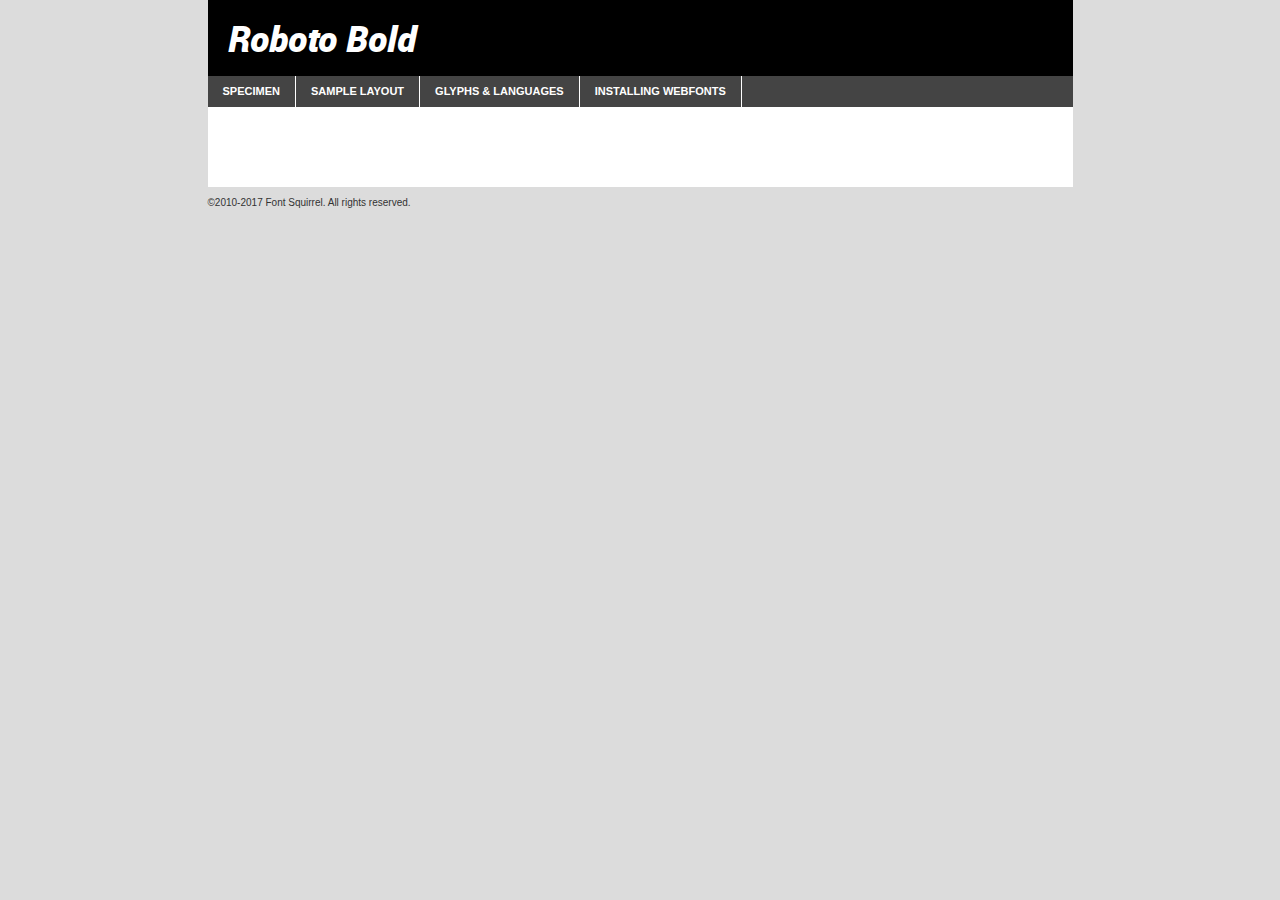
<file: fonts/FontSquirrel webfontkit/roboto-bold-demo.html>
<!DOCTYPE html PUBLIC "-//W3C//DTD XHTML 1.0 Transitional//EN"
        "http://www.w3.org/TR/xhtml1/DTD/xhtml1-transitional.dtd">

<html xmlns="http://www.w3.org/1999/xhtml" xml:lang="en" lang="en">
<head>
    <meta http-equiv="Content-Type" content="text/html; charset=utf-8"/>
    <script src="http://ajax.googleapis.com/ajax/libs/jquery/1.7.2/jquery.min.js" type="text/javascript" charset="utf-8"></script>
    <script type="text/javascript">
		(function($) {
			$.fn.easyTabs = function(option) {
				var param = jQuery.extend({ fadeSpeed: 'fast', defaultContent: 1, activeClass: 'active' }, option);
				$(this).each(function() {
					var thisId = '#' + this.id;
					if ( param.defaultContent == '' )
					{
						param.defaultContent = 1;
					}
					if ( typeof param.defaultContent == 'number' )
					{
						var defaultTab = $(thisId + ' .tabs li:eq(' + (param.defaultContent - 1) + ') a').attr('href').substr(1);
					}
					else
					{
						var defaultTab = param.defaultContent;
					}
					$(thisId + ' .tabs li a').each(function() {
						var tabToHide = $(this).attr('href').substr(1);
						$('#' + tabToHide).addClass('easytabs-tab-content');
					});
					hideAll();
					changeContent(defaultTab);

					function hideAll() {$(thisId + ' .easytabs-tab-content').hide();}

					function changeContent(tabId)
					{
						hideAll();
						$(thisId + ' .tabs li').removeClass(param.activeClass);
						$(thisId + ' .tabs li a[href=#' + tabId + ']').closest('li').addClass(param.activeClass);
						if ( param.fadeSpeed != 'none' )
						{
							$(thisId + ' #' + tabId).fadeIn(param.fadeSpeed);
						}
						else
						{
							$(thisId + ' #' + tabId).show();
						}
					}

					$(thisId + ' .tabs li').click(function() {
						var tabId = $(this).find('a').attr('href').substr(1);
						changeContent(tabId);
						return false;
					});
				});
			}
		})(jQuery);
    </script>
    <link rel="stylesheet" href="specimen_files/specimen_stylesheet.css" type="text/css" charset="utf-8"/>
    <link rel="stylesheet" href="stylesheet.css" type="text/css" charset="utf-8"/>

    <style type="text/css">
        		body {
			font-family: 'robotoblack_italic';
        		}

            </style>

    <title>Roboto Bold Specimen</title>


    <script type="text/javascript" charset="utf-8">
		$(document).ready(function() {
			$('#container').easyTabs({ defaultContent: 1 });
		});
    </script>
</head>

<body>
<div id="container">
    <div id="header">
		Roboto Bold    </div>
    <ul class="tabs">
        <li><a href="#specimen">Specimen</a></li>
        <li><a href="#layout">Sample Layout</a></li>
		        <li><a href="#glyphs">Glyphs &amp; Languages</a></li>
        <li><a href="#installing">Installing Webfonts</a></li>

    </ul>

    <div id="main_content">


        <div id="specimen">

            <div class="section">
                <div class="grid12 firstcol">
                    <div class="huge">AaBb</div>
                </div>
            </div>

            <div class="section">
                <div class="glyph_range">A&#x200B;B&#x200b;C&#x200b;D&#x200b;E&#x200b;F&#x200b;G&#x200b;H&#x200b;I&#x200b;J&#x200b;K&#x200b;L&#x200b;M&#x200b;N&#x200b;O&#x200b;P&#x200b;Q&#x200b;R&#x200b;S&#x200b;T&#x200b;U&#x200b;V&#x200b;W&#x200b;X&#x200b;Y&#x200b;Z&#x200b;a&#x200b;b&#x200b;c&#x200b;d&#x200b;e&#x200b;f&#x200b;g&#x200b;h&#x200b;i&#x200b;j&#x200b;k&#x200b;l&#x200b;m&#x200b;n&#x200b;o&#x200b;p&#x200b;q&#x200b;r&#x200b;s&#x200b;t&#x200b;u&#x200b;v&#x200b;w&#x200b;x&#x200b;y&#x200b;z&#x200b;1&#x200b;2&#x200b;3&#x200b;4&#x200b;5&#x200b;6&#x200b;7&#x200b;8&#x200b;9&#x200b;0&#x200b;&amp;&#x200b;.&#x200b;,&#x200b;?&#x200b;!&#x200b;&#64;&#x200b;(&#x200b;)&#x200b;#&#x200b;$&#x200b;%&#x200b;*&#x200b;+&#x200b;-&#x200b;=&#x200b;:&#x200b;;</div>
            </div>
            <div class="section">
                <div class="grid12 firstcol">
                    <table class="sample_table">
                        <tr>
                            <td>10</td>
                            <td class="size10">abcdefghijklmnopqrstuvwxyzABCDEFGHIJKLMNOPQRSTUVWXYZ0123456789abcdefghijklmnopqrstuvwxyzABCDEFGHIJKLMNOPQRSTUVWXYZ0123456789abcdefghijklmnopqrstuvwxyzABCDEFGHIJKLMNOPQRSTUVWXYZ</td>
                        </tr>
                        <tr>
                            <td>11</td>
                            <td class="size11">abcdefghijklmnopqrstuvwxyzABCDEFGHIJKLMNOPQRSTUVWXYZ0123456789abcdefghijklmnopqrstuvwxyzABCDEFGHIJKLMNOPQRSTUVWXYZ0123456789abcdefghijklmnopqrstuvwxyzABCDEFGHIJKLMNOPQRSTUVWXYZ</td>
                        </tr>
                        <tr>
                            <td>12</td>
                            <td class="size12">abcdefghijklmnopqrstuvwxyzABCDEFGHIJKLMNOPQRSTUVWXYZ0123456789abcdefghijklmnopqrstuvwxyzABCDEFGHIJKLMNOPQRSTUVWXYZ0123456789abcdefghijklmnopqrstuvwxyzABCDEFGHIJKLMNOPQRSTUVWXYZ</td>
                        </tr>
                        <tr>
                            <td>13</td>
                            <td class="size13">abcdefghijklmnopqrstuvwxyzABCDEFGHIJKLMNOPQRSTUVWXYZ0123456789abcdefghijklmnopqrstuvwxyzABCDEFGHIJKLMNOPQRSTUVWXYZ0123456789abcdefghijklmnopqrstuvwxyzABCDEFGHIJKLMNOPQRSTUVWXYZ</td>
                        </tr>
                        <tr>
                            <td>14</td>
                            <td class="size14">abcdefghijklmnopqrstuvwxyzABCDEFGHIJKLMNOPQRSTUVWXYZ0123456789abcdefghijklmnopqrstuvwxyzABCDEFGHIJKLMNOPQRSTUVWXYZ0123456789abcdefghijklmnopqrstuvwxyzABCDEFGHIJKLMNOPQRSTUVWXYZ</td>
                        </tr>
                        <tr>
                            <td>16</td>
                            <td class="size16">abcdefghijklmnopqrstuvwxyzABCDEFGHIJKLMNOPQRSTUVWXYZ0123456789abcdefghijklmnopqrstuvwxyzABCDEFGHIJKLMNOPQRSTUVWXYZ</td>
                        </tr>
                        <tr>
                            <td>18</td>
                            <td class="size18">abcdefghijklmnopqrstuvwxyzABCDEFGHIJKLMNOPQRSTUVWXYZ0123456789abcdefghijklmnopqrstuvwxyzABCDEFGHIJKLMNOPQRSTUVWXYZ</td>
                        </tr>
                        <tr>
                            <td>20</td>
                            <td class="size20">abcdefghijklmnopqrstuvwxyzABCDEFGHIJKLMNOPQRSTUVWXYZ0123456789abcdefghijklmnopqrstuvwxyzABCDEFGHIJKLMNOPQRSTUVWXYZ</td>
                        </tr>
                        <tr>
                            <td>24</td>
                            <td class="size24">abcdefghijklmnopqrstuvwxyzABCDEFGHIJKLMNOPQRSTUVWXYZ0123456789abcdefghijklmnopqrstuvwxyzABCDEFGHIJKLMNOPQRSTUVWXYZ</td>
                        </tr>
                        <tr>
                            <td>30</td>
                            <td class="size30">abcdefghijklmnopqrstuvwxyzABCDEFGHIJKLMNOPQRSTUVWXYZ0123456789abcdefghijklmnopqrstuvwxyzABCDEFGHIJKLMNOPQRSTUVWXYZ</td>
                        </tr>
                        <tr>
                            <td>36</td>
                            <td class="size36">abcdefghijklmnopqrstuvwxyzABCDEFGHIJKLMNOPQRSTUVWXYZ0123456789abcdefghijklmnopqrstuvwxyzABCDEFGHIJKLMNOPQRSTUVWXYZ</td>
                        </tr>
                        <tr>
                            <td>48</td>
                            <td class="size48">abcdefghijklmnopqrstuvwxyzABCDEFGHIJKLMNOPQRSTUVWXYZ0123456789abcdefghijklmnopqrstuvwxyzABCDEFGHIJKLMNOPQRSTUVWXYZ</td>
                        </tr>
                        <tr>
                            <td>60</td>
                            <td class="size60">abcdefghijklmnopqrstuvwxyzABCDEFGHIJKLMNOPQRSTUVWXYZ0123456789abcdefghijklmnopqrstuvwxyzABCDEFGHIJKLMNOPQRSTUVWXYZ</td>
                        </tr>
                        <tr>
                            <td>72</td>
                            <td class="size72">abcdefghijklmnopqrstuvwxyzABCDEFGHIJKLMNOPQRSTUVWXYZ0123456789abcdefghijklmnopqrstuvwxyzABCDEFGHIJKLMNOPQRSTUVWXYZ</td>
                        </tr>
                        <tr>
                            <td>90</td>
                            <td class="size90">abcdefghijklmnopqrstuvwxyzABCDEFGHIJKLMNOPQRSTUVWXYZ0123456789abcdefghijklmnopqrstuvwxyzABCDEFGHIJKLMNOPQRSTUVWXYZ</td>
                        </tr>
                    </table>

                </div>

            </div>


            <div class="section" id="bodycomparison">


                <div id="xheight">
                    <div class="fontbody">&#x25FC;&#x25FC;&#x25FC;&#x25FC;&#x25FC;&#x25FC;&#x25FC;&#x25FC;&#x25FC;&#x25FC;&#x25FC;&#x25FC;&#x25FC;&#x25FC;&#x25FC;&#x25FC;&#x25FC;&#x25FC;&#x25FC;&#x25FC;&#x25FC;&#x25FC;&#x25FC;&#x25FC;&#x25FC;&#x25FC;&#x25FC;&#x25FC;&#x25FC;&#x25FC;&#x25FC;&#x25FC;&#x25FC;&#x25FC;&#x25FC;&#x25FC;&#x25FC;&#x25FC;&#x25FC;&#x25FC;&#x25FC;&#x25FC;&#x25FC;&#x25FC;&#x25FC;&#x25FC;&#x25FC;&#x25FC;&#x25FC;&#x25FC;&#x25FC;&#x25FC;&#x25FC;&#x25FC;&#x25FC;&#x25FC;&#x25FC;&#x25FC;&#x25FC;&#x25FC;&#x25FC;&#x25FC;&#x25FC;&#x25FC;&#x25FC;&#x25FC;&#x25FC;&#x25FC;&#x25FC;&#x25FC;&#x25FC;&#x25FC;&#x25FC;&#x25FC;&#x25FC;&#x25FC;&#x25FC;&#x25FC;&#x25FC;&#x25FC;&#x25FC;&#x25FC;&#x25FC;&#x25FC;&#x25FC;&#x25FC;&#x25FC;&#x25FC;&#x25FC;&#x25FC;&#x25FC;&#x25FC;&#x25FC;&#x25FC;&#x25FC;&#x25FC;&#x25FC;&#x25FC;&#x25FC;body</div>
                    <div class="arialbody">body</div>
                    <div class="verdanabody">body</div>
                    <div class="georgiabody">body</div>
                </div>
                <div class="fontbody" style="z-index:1">
                    body<span>Roboto Bold</span>
                </div>
                <div class="arialbody" style="z-index:1">
                    body<span>Arial</span>
                </div>
                <div class="verdanabody" style="z-index:1">
                    body<span>Verdana</span>
                </div>
                <div class="georgiabody" style="z-index:1">
                    body<span>Georgia</span>
                </div>


            </div>


            <div class="section psample psample_row1" id="">

                <div class="grid2 firstcol">
                    <p class="size10"><span>10.</span>Aenean lacinia bibendum nulla sed consectetur. Fusce dapibus, tellus ac cursus commodo, tortor mauris condimentum nibh, ut fermentum massa justo sit amet risus. Nullam id dolor id nibh ultricies vehicula ut id elit. Cum sociis natoque penatibus et magnis dis parturient montes, nascetur ridiculus mus. Nulla vitae elit libero, a pharetra augue.</p>

                </div>
                <div class="grid3">
                    <p class="size11"><span>11.</span>Aenean lacinia bibendum nulla sed consectetur. Fusce dapibus, tellus ac cursus commodo, tortor mauris condimentum nibh, ut fermentum massa justo sit amet risus. Nullam id dolor id nibh ultricies vehicula ut id elit. Cum sociis natoque penatibus et magnis dis parturient montes, nascetur ridiculus mus. Nulla vitae elit libero, a pharetra augue.</p>

                </div>
                <div class="grid3">
                    <p class="size12"><span>12.</span>Aenean lacinia bibendum nulla sed consectetur. Fusce dapibus, tellus ac cursus commodo, tortor mauris condimentum nibh, ut fermentum massa justo sit amet risus. Nullam id dolor id nibh ultricies vehicula ut id elit. Cum sociis natoque penatibus et magnis dis parturient montes, nascetur ridiculus mus. Nulla vitae elit libero, a pharetra augue.</p>

                </div>
                <div class="grid4">
                    <p class="size13"><span>13.</span>Aenean lacinia bibendum nulla sed consectetur. Fusce dapibus, tellus ac cursus commodo, tortor mauris condimentum nibh, ut fermentum massa justo sit amet risus. Nullam id dolor id nibh ultricies vehicula ut id elit. Cum sociis natoque penatibus et magnis dis parturient montes, nascetur ridiculus mus. Nulla vitae elit libero, a pharetra augue.</p>

                </div>
                <div class="white_blend"></div>

            </div>
            <div class="section psample psample_row2" id="">
                <div class="grid3 firstcol">
                    <p class="size14"><span>14.</span>Aenean lacinia bibendum nulla sed consectetur. Fusce dapibus, tellus ac cursus commodo, tortor mauris condimentum nibh, ut fermentum massa justo sit amet risus. Nullam id dolor id nibh ultricies vehicula ut id elit. Cum sociis natoque penatibus et magnis dis parturient montes, nascetur ridiculus mus. Nulla vitae elit libero, a pharetra augue.</p>

                </div>
                <div class="grid4">
                    <p class="size16"><span>16.</span>Aenean lacinia bibendum nulla sed consectetur. Fusce dapibus, tellus ac cursus commodo, tortor mauris condimentum nibh, ut fermentum massa justo sit amet risus. Nullam id dolor id nibh ultricies vehicula ut id elit. Cum sociis natoque penatibus et magnis dis parturient montes, nascetur ridiculus mus. Nulla vitae elit libero, a pharetra augue.</p>

                </div>
                <div class="grid5">
                    <p class="size18"><span>18.</span>Aenean lacinia bibendum nulla sed consectetur. Fusce dapibus, tellus ac cursus commodo, tortor mauris condimentum nibh, ut fermentum massa justo sit amet risus. Nullam id dolor id nibh ultricies vehicula ut id elit. Cum sociis natoque penatibus et magnis dis parturient montes, nascetur ridiculus mus. Nulla vitae elit libero, a pharetra augue.</p>

                </div>

                <div class="white_blend"></div>

            </div>

            <div class="section psample psample_row3" id="">
                <div class="grid5 firstcol">
                    <p class="size20"><span>20.</span>Aenean lacinia bibendum nulla sed consectetur. Fusce dapibus, tellus ac cursus commodo, tortor mauris condimentum nibh, ut fermentum massa justo sit amet risus. Nullam id dolor id nibh ultricies vehicula ut id elit. Cum sociis natoque penatibus et magnis dis parturient montes, nascetur ridiculus mus. Nulla vitae elit libero, a pharetra augue.</p>
                </div>
                <div class="grid7">
                    <p class="size24"><span>24.</span>Aenean lacinia bibendum nulla sed consectetur. Fusce dapibus, tellus ac cursus commodo, tortor mauris condimentum nibh, ut fermentum massa justo sit amet risus. Nullam id dolor id nibh ultricies vehicula ut id elit. Cum sociis natoque penatibus et magnis dis parturient montes, nascetur ridiculus mus. Nulla vitae elit libero, a pharetra augue.</p>
                </div>

                <div class="white_blend"></div>

            </div>

            <div class="section psample psample_row4" id="">
                <div class="grid12 firstcol">
                    <p class="size30"><span>30.</span>Aenean lacinia bibendum nulla sed consectetur. Fusce dapibus, tellus ac cursus commodo, tortor mauris condimentum nibh, ut fermentum massa justo sit amet risus. Nullam id dolor id nibh ultricies vehicula ut id elit. Cum sociis natoque penatibus et magnis dis parturient montes, nascetur ridiculus mus. Nulla vitae elit libero, a pharetra augue.</p>
                </div>
                <div class="white_blend"></div>

            </div>


            <div class="section psample psample_row1 fullreverse">
                <div class="grid2 firstcol">
                    <p class="size10"><span>10.</span>Aenean lacinia bibendum nulla sed consectetur. Fusce dapibus, tellus ac cursus commodo, tortor mauris condimentum nibh, ut fermentum massa justo sit amet risus. Nullam id dolor id nibh ultricies vehicula ut id elit. Cum sociis natoque penatibus et magnis dis parturient montes, nascetur ridiculus mus. Nulla vitae elit libero, a pharetra augue.</p>

                </div>
                <div class="grid3">
                    <p class="size11"><span>11.</span>Aenean lacinia bibendum nulla sed consectetur. Fusce dapibus, tellus ac cursus commodo, tortor mauris condimentum nibh, ut fermentum massa justo sit amet risus. Nullam id dolor id nibh ultricies vehicula ut id elit. Cum sociis natoque penatibus et magnis dis parturient montes, nascetur ridiculus mus. Nulla vitae elit libero, a pharetra augue.</p>

                </div>
                <div class="grid3">
                    <p class="size12"><span>12.</span>Aenean lacinia bibendum nulla sed consectetur. Fusce dapibus, tellus ac cursus commodo, tortor mauris condimentum nibh, ut fermentum massa justo sit amet risus. Nullam id dolor id nibh ultricies vehicula ut id elit. Cum sociis natoque penatibus et magnis dis parturient montes, nascetur ridiculus mus. Nulla vitae elit libero, a pharetra augue.</p>

                </div>
                <div class="grid4">
                    <p class="size13"><span>13.</span>Aenean lacinia bibendum nulla sed consectetur. Fusce dapibus, tellus ac cursus commodo, tortor mauris condimentum nibh, ut fermentum massa justo sit amet risus. Nullam id dolor id nibh ultricies vehicula ut id elit. Cum sociis natoque penatibus et magnis dis parturient montes, nascetur ridiculus mus. Nulla vitae elit libero, a pharetra augue.</p>

                </div>
                <div class="black_blend"></div>

            </div>

            <div class="section psample psample_row2 fullreverse">
                <div class="grid3 firstcol">
                    <p class="size14"><span>14.</span>Aenean lacinia bibendum nulla sed consectetur. Fusce dapibus, tellus ac cursus commodo, tortor mauris condimentum nibh, ut fermentum massa justo sit amet risus. Nullam id dolor id nibh ultricies vehicula ut id elit. Cum sociis natoque penatibus et magnis dis parturient montes, nascetur ridiculus mus. Nulla vitae elit libero, a pharetra augue.</p>

                </div>
                <div class="grid4">
                    <p class="size16"><span>16.</span>Aenean lacinia bibendum nulla sed consectetur. Fusce dapibus, tellus ac cursus commodo, tortor mauris condimentum nibh, ut fermentum massa justo sit amet risus. Nullam id dolor id nibh ultricies vehicula ut id elit. Cum sociis natoque penatibus et magnis dis parturient montes, nascetur ridiculus mus. Nulla vitae elit libero, a pharetra augue.</p>

                </div>
                <div class="grid5">
                    <p class="size18"><span>18.</span>Aenean lacinia bibendum nulla sed consectetur. Fusce dapibus, tellus ac cursus commodo, tortor mauris condimentum nibh, ut fermentum massa justo sit amet risus. Nullam id dolor id nibh ultricies vehicula ut id elit. Cum sociis natoque penatibus et magnis dis parturient montes, nascetur ridiculus mus. Nulla vitae elit libero, a pharetra augue.</p>

                </div>
                <div class="black_blend"></div>

            </div>

            <div class="section psample fullreverse psample_row3" id="">
                <div class="grid5 firstcol">
                    <p class="size20"><span>20.</span>Aenean lacinia bibendum nulla sed consectetur. Fusce dapibus, tellus ac cursus commodo, tortor mauris condimentum nibh, ut fermentum massa justo sit amet risus. Nullam id dolor id nibh ultricies vehicula ut id elit. Cum sociis natoque penatibus et magnis dis parturient montes, nascetur ridiculus mus. Nulla vitae elit libero, a pharetra augue.</p>
                </div>
                <div class="grid7">
                    <p class="size24"><span>24.</span>Aenean lacinia bibendum nulla sed consectetur. Fusce dapibus, tellus ac cursus commodo, tortor mauris condimentum nibh, ut fermentum massa justo sit amet risus. Nullam id dolor id nibh ultricies vehicula ut id elit. Cum sociis natoque penatibus et magnis dis parturient montes, nascetur ridiculus mus. Nulla vitae elit libero, a pharetra augue.</p>
                </div>

                <div class="black_blend"></div>

            </div>

            <div class="section psample fullreverse psample_row4" id="" style="border-bottom: 20px #000 solid;">
                <div class="grid12 firstcol">
                    <p class="size30"><span>30.</span>Aenean lacinia bibendum nulla sed consectetur. Fusce dapibus, tellus ac cursus commodo, tortor mauris condimentum nibh, ut fermentum massa justo sit amet risus. Nullam id dolor id nibh ultricies vehicula ut id elit. Cum sociis natoque penatibus et magnis dis parturient montes, nascetur ridiculus mus. Nulla vitae elit libero, a pharetra augue.</p>
                </div>
                <div class="black_blend"></div>

            </div>


        </div>

        <div id="layout">

            <div class="section">

                <div class="grid12 firstcol">
                    <h1>Lorem Ipsum Dolor</h1>
                    <h2>Etiam porta sem malesuada magna mollis euismod</h2>

                    <p class="byline">By <a href="#link">Aenean Lacinia</a></p>
                </div>
            </div>
            <div class="section">
                <div class="grid8 firstcol">
                    <p class="large">Donec sed odio dui. Morbi leo risus, porta ac consectetur ac, vestibulum at eros. Fusce dapibus, tellus ac cursus commodo, tortor mauris condimentum nibh, ut fermentum massa justo sit amet risus. </p>


                    <h3>Pellentesque ornare sem</h3>

                    <p>Maecenas sed diam eget risus varius blandit sit amet non magna. Maecenas faucibus mollis interdum. Donec ullamcorper nulla non metus auctor fringilla. Nullam id dolor id nibh ultricies vehicula ut id elit. Nullam id dolor id nibh ultricies vehicula ut id elit. </p>

                    <p>Aenean eu leo quam. Pellentesque ornare sem lacinia quam venenatis vestibulum. Lorem ipsum dolor sit amet, consectetur adipiscing elit. Cum sociis natoque penatibus et magnis dis parturient montes, nascetur ridiculus mus. </p>

                    <p>Nulla vitae elit libero, a pharetra augue. Praesent commodo cursus magna, vel scelerisque nisl consectetur et. Aenean lacinia bibendum nulla sed consectetur. </p>

                    <p>Nullam quis risus eget urna mollis ornare vel eu leo. Nullam quis risus eget urna mollis ornare vel eu leo. Maecenas sed diam eget risus varius blandit sit amet non magna. Donec ullamcorper nulla non metus auctor fringilla. </p>

                    <h3>Cras mattis consectetur</h3>

                    <p>Aenean eu leo quam. Pellentesque ornare sem lacinia quam venenatis vestibulum. Aenean lacinia bibendum nulla sed consectetur. Integer posuere erat a ante venenatis dapibus posuere velit aliquet. Cras mattis consectetur purus sit amet fermentum. </p>

                    <p>Nullam id dolor id nibh ultricies vehicula ut id elit. Nullam quis risus eget urna mollis ornare vel eu leo. Cras mattis consectetur purus sit amet fermentum.</p>
                </div>

                <div class="grid4 sidebar">

                    <div class="box reverse">
                        <p class="last">Nullam quis risus eget urna mollis ornare vel eu leo. Donec ullamcorper nulla non metus auctor fringilla. Cras mattis consectetur purus sit amet fermentum. Sed posuere consectetur est at lobortis. Lorem ipsum dolor sit amet, consectetur adipiscing elit. </p>
                    </div>

                    <p class="caption">Maecenas sed diam eget risus varius.</p>

                    <p>Vestibulum id ligula porta felis euismod semper. Integer posuere erat a ante venenatis dapibus posuere velit aliquet. Vestibulum id ligula porta felis euismod semper. Sed posuere consectetur est at lobortis. Maecenas sed diam eget risus varius blandit sit amet non magna. Fusce dapibus, tellus ac cursus commodo, tortor mauris condimentum nibh, ut fermentum massa justo sit amet risus. </p>


                    <p>Duis mollis, est non commodo luctus, nisi erat porttitor ligula, eget lacinia odio sem nec elit. Aenean lacinia bibendum nulla sed consectetur. Vivamus sagittis lacus vel augue laoreet rutrum faucibus dolor auctor. Aenean lacinia bibendum nulla sed consectetur. Nullam quis risus eget urna mollis ornare vel eu leo. </p>

                    <p>Praesent commodo cursus magna, vel scelerisque nisl consectetur et. Donec ullamcorper nulla non metus auctor fringilla. Maecenas faucibus mollis interdum. Fusce dapibus, tellus ac cursus commodo, tortor mauris condimentum nibh, ut fermentum massa justo sit amet risus. </p>

                </div>
            </div>

        </div>


		

        <div id="glyphs">
            <div class="section">
                <div class="grid12 firstcol">

                    <h1>Language Support</h1>
                    <p>The subset of Roboto Bold in this kit supports the following languages:<br/>

						Albanian, Basque, Breton, Chamorro, Danish, Dutch, English, Faroese, Finnish, French, Frisian, Galician, German, Icelandic, Italian, Malagasy, Norwegian, Portuguese, Spanish, Alsatian, Aragonese, Arapaho, Arrernte, Asturian, Aymara, Bislama, Cebuano, Corsican, Fijian, French_creole, Genoese, Gilbertese, Greenlandic, Haitian_creole, Hiligaynon, Hmong, Hopi, Ibanag, Iloko_ilokano, Indonesian, Interglossa_glosa, Interlingua, Irish_gaelic, Jerriais, Lojban, Lombard, Luxembourgeois, Manx, Mohawk, Norfolk_pitcairnese, Occitan, Oromo, Pangasinan, Papiamento, Piedmontese, Potawatomi, Rhaeto-romance, Romansh, Rotokas, Sami_lule, Samoan, Sardinian, Scots_gaelic, Seychelles_creole, Shona, Sicilian, Somali, Southern_ndebele, Swahili, Swati_swazi, Tagalog_filipino_pilipino, Tetum, Tok_pisin, Uyghur_latinized, Volapuk, Walloon, Warlpiri, Xhosa, Yapese, Zulu, Latinbasic, Ubasic, Demo                    </p>
                    <h1>Glyph Chart</h1>
                    <p>The subset of Roboto Bold in this kit includes all the glyphs listed below. Unicode entities are included above each glyph to help you insert individual characters into your layout.</p>
                    <div id="glyph_chart">

																				                                <div><p>&amp;#13;</p>&#13;</div>
																				                                <div><p>&amp;#32;</p>&#32;</div>
																				                                <div><p>&amp;#33;</p>&#33;</div>
																				                                <div><p>&amp;#34;</p>&#34;</div>
																				                                <div><p>&amp;#35;</p>&#35;</div>
																				                                <div><p>&amp;#36;</p>&#36;</div>
																				                                <div><p>&amp;#37;</p>&#37;</div>
																				                                <div><p>&amp;#38;</p>&#38;</div>
																				                                <div><p>&amp;#39;</p>&#39;</div>
																				                                <div><p>&amp;#40;</p>&#40;</div>
																				                                <div><p>&amp;#41;</p>&#41;</div>
																				                                <div><p>&amp;#42;</p>&#42;</div>
																				                                <div><p>&amp;#43;</p>&#43;</div>
																				                                <div><p>&amp;#44;</p>&#44;</div>
																				                                <div><p>&amp;#45;</p>&#45;</div>
																				                                <div><p>&amp;#46;</p>&#46;</div>
																				                                <div><p>&amp;#47;</p>&#47;</div>
																				                                <div><p>&amp;#48;</p>&#48;</div>
																				                                <div><p>&amp;#49;</p>&#49;</div>
																				                                <div><p>&amp;#50;</p>&#50;</div>
																				                                <div><p>&amp;#51;</p>&#51;</div>
																				                                <div><p>&amp;#52;</p>&#52;</div>
																				                                <div><p>&amp;#53;</p>&#53;</div>
																				                                <div><p>&amp;#54;</p>&#54;</div>
																				                                <div><p>&amp;#55;</p>&#55;</div>
																				                                <div><p>&amp;#56;</p>&#56;</div>
																				                                <div><p>&amp;#57;</p>&#57;</div>
																				                                <div><p>&amp;#58;</p>&#58;</div>
																				                                <div><p>&amp;#59;</p>&#59;</div>
																				                                <div><p>&amp;#60;</p>&#60;</div>
																				                                <div><p>&amp;#61;</p>&#61;</div>
																				                                <div><p>&amp;#62;</p>&#62;</div>
																				                                <div><p>&amp;#63;</p>&#63;</div>
																				                                <div><p>&amp;#64;</p>&#64;</div>
																				                                <div><p>&amp;#65;</p>&#65;</div>
																				                                <div><p>&amp;#66;</p>&#66;</div>
																				                                <div><p>&amp;#67;</p>&#67;</div>
																				                                <div><p>&amp;#68;</p>&#68;</div>
																				                                <div><p>&amp;#69;</p>&#69;</div>
																				                                <div><p>&amp;#70;</p>&#70;</div>
																				                                <div><p>&amp;#71;</p>&#71;</div>
																				                                <div><p>&amp;#72;</p>&#72;</div>
																				                                <div><p>&amp;#73;</p>&#73;</div>
																				                                <div><p>&amp;#74;</p>&#74;</div>
																				                                <div><p>&amp;#75;</p>&#75;</div>
																				                                <div><p>&amp;#76;</p>&#76;</div>
																				                                <div><p>&amp;#77;</p>&#77;</div>
																				                                <div><p>&amp;#78;</p>&#78;</div>
																				                                <div><p>&amp;#79;</p>&#79;</div>
																				                                <div><p>&amp;#80;</p>&#80;</div>
																				                                <div><p>&amp;#81;</p>&#81;</div>
																				                                <div><p>&amp;#82;</p>&#82;</div>
																				                                <div><p>&amp;#83;</p>&#83;</div>
																				                                <div><p>&amp;#84;</p>&#84;</div>
																				                                <div><p>&amp;#85;</p>&#85;</div>
																				                                <div><p>&amp;#86;</p>&#86;</div>
																				                                <div><p>&amp;#87;</p>&#87;</div>
																				                                <div><p>&amp;#88;</p>&#88;</div>
																				                                <div><p>&amp;#89;</p>&#89;</div>
																				                                <div><p>&amp;#90;</p>&#90;</div>
																				                                <div><p>&amp;#91;</p>&#91;</div>
																				                                <div><p>&amp;#92;</p>&#92;</div>
																				                                <div><p>&amp;#93;</p>&#93;</div>
																				                                <div><p>&amp;#94;</p>&#94;</div>
																				                                <div><p>&amp;#95;</p>&#95;</div>
																				                                <div><p>&amp;#96;</p>&#96;</div>
																				                                <div><p>&amp;#97;</p>&#97;</div>
																				                                <div><p>&amp;#98;</p>&#98;</div>
																				                                <div><p>&amp;#99;</p>&#99;</div>
																				                                <div><p>&amp;#100;</p>&#100;</div>
																				                                <div><p>&amp;#101;</p>&#101;</div>
																				                                <div><p>&amp;#102;</p>&#102;</div>
																				                                <div><p>&amp;#103;</p>&#103;</div>
																				                                <div><p>&amp;#104;</p>&#104;</div>
																				                                <div><p>&amp;#105;</p>&#105;</div>
																				                                <div><p>&amp;#106;</p>&#106;</div>
																				                                <div><p>&amp;#107;</p>&#107;</div>
																				                                <div><p>&amp;#108;</p>&#108;</div>
																				                                <div><p>&amp;#109;</p>&#109;</div>
																				                                <div><p>&amp;#110;</p>&#110;</div>
																				                                <div><p>&amp;#111;</p>&#111;</div>
																				                                <div><p>&amp;#112;</p>&#112;</div>
																				                                <div><p>&amp;#113;</p>&#113;</div>
																				                                <div><p>&amp;#114;</p>&#114;</div>
																				                                <div><p>&amp;#115;</p>&#115;</div>
																				                                <div><p>&amp;#116;</p>&#116;</div>
																				                                <div><p>&amp;#117;</p>&#117;</div>
																				                                <div><p>&amp;#118;</p>&#118;</div>
																				                                <div><p>&amp;#119;</p>&#119;</div>
																				                                <div><p>&amp;#120;</p>&#120;</div>
																				                                <div><p>&amp;#121;</p>&#121;</div>
																				                                <div><p>&amp;#122;</p>&#122;</div>
																				                                <div><p>&amp;#123;</p>&#123;</div>
																				                                <div><p>&amp;#124;</p>&#124;</div>
																				                                <div><p>&amp;#125;</p>&#125;</div>
																				                                <div><p>&amp;#126;</p>&#126;</div>
																				                                <div><p>&amp;#160;</p>&#160;</div>
																				                                <div><p>&amp;#161;</p>&#161;</div>
																				                                <div><p>&amp;#162;</p>&#162;</div>
																				                                <div><p>&amp;#163;</p>&#163;</div>
																				                                <div><p>&amp;#164;</p>&#164;</div>
																				                                <div><p>&amp;#165;</p>&#165;</div>
																				                                <div><p>&amp;#166;</p>&#166;</div>
																				                                <div><p>&amp;#167;</p>&#167;</div>
																				                                <div><p>&amp;#168;</p>&#168;</div>
																				                                <div><p>&amp;#169;</p>&#169;</div>
																				                                <div><p>&amp;#170;</p>&#170;</div>
																				                                <div><p>&amp;#171;</p>&#171;</div>
																				                                <div><p>&amp;#172;</p>&#172;</div>
																				                                <div><p>&amp;#173;</p>&#173;</div>
																				                                <div><p>&amp;#174;</p>&#174;</div>
																				                                <div><p>&amp;#175;</p>&#175;</div>
																				                                <div><p>&amp;#176;</p>&#176;</div>
																				                                <div><p>&amp;#177;</p>&#177;</div>
																				                                <div><p>&amp;#178;</p>&#178;</div>
																				                                <div><p>&amp;#179;</p>&#179;</div>
																				                                <div><p>&amp;#180;</p>&#180;</div>
																				                                <div><p>&amp;#181;</p>&#181;</div>
																				                                <div><p>&amp;#182;</p>&#182;</div>
																				                                <div><p>&amp;#183;</p>&#183;</div>
																				                                <div><p>&amp;#184;</p>&#184;</div>
																				                                <div><p>&amp;#185;</p>&#185;</div>
																				                                <div><p>&amp;#186;</p>&#186;</div>
																				                                <div><p>&amp;#187;</p>&#187;</div>
																				                                <div><p>&amp;#188;</p>&#188;</div>
																				                                <div><p>&amp;#189;</p>&#189;</div>
																				                                <div><p>&amp;#190;</p>&#190;</div>
																				                                <div><p>&amp;#191;</p>&#191;</div>
																				                                <div><p>&amp;#192;</p>&#192;</div>
																				                                <div><p>&amp;#193;</p>&#193;</div>
																				                                <div><p>&amp;#194;</p>&#194;</div>
																				                                <div><p>&amp;#195;</p>&#195;</div>
																				                                <div><p>&amp;#196;</p>&#196;</div>
																				                                <div><p>&amp;#197;</p>&#197;</div>
																				                                <div><p>&amp;#198;</p>&#198;</div>
																				                                <div><p>&amp;#199;</p>&#199;</div>
																				                                <div><p>&amp;#200;</p>&#200;</div>
																				                                <div><p>&amp;#201;</p>&#201;</div>
																				                                <div><p>&amp;#202;</p>&#202;</div>
																				                                <div><p>&amp;#203;</p>&#203;</div>
																				                                <div><p>&amp;#204;</p>&#204;</div>
																				                                <div><p>&amp;#205;</p>&#205;</div>
																				                                <div><p>&amp;#206;</p>&#206;</div>
																				                                <div><p>&amp;#207;</p>&#207;</div>
																				                                <div><p>&amp;#208;</p>&#208;</div>
																				                                <div><p>&amp;#209;</p>&#209;</div>
																				                                <div><p>&amp;#210;</p>&#210;</div>
																				                                <div><p>&amp;#211;</p>&#211;</div>
																				                                <div><p>&amp;#212;</p>&#212;</div>
																				                                <div><p>&amp;#213;</p>&#213;</div>
																				                                <div><p>&amp;#214;</p>&#214;</div>
																				                                <div><p>&amp;#215;</p>&#215;</div>
																				                                <div><p>&amp;#216;</p>&#216;</div>
																				                                <div><p>&amp;#217;</p>&#217;</div>
																				                                <div><p>&amp;#218;</p>&#218;</div>
																				                                <div><p>&amp;#219;</p>&#219;</div>
																				                                <div><p>&amp;#220;</p>&#220;</div>
																				                                <div><p>&amp;#221;</p>&#221;</div>
																				                                <div><p>&amp;#222;</p>&#222;</div>
																				                                <div><p>&amp;#223;</p>&#223;</div>
																				                                <div><p>&amp;#224;</p>&#224;</div>
																				                                <div><p>&amp;#225;</p>&#225;</div>
																				                                <div><p>&amp;#226;</p>&#226;</div>
																				                                <div><p>&amp;#227;</p>&#227;</div>
																				                                <div><p>&amp;#228;</p>&#228;</div>
																				                                <div><p>&amp;#229;</p>&#229;</div>
																				                                <div><p>&amp;#230;</p>&#230;</div>
																				                                <div><p>&amp;#231;</p>&#231;</div>
																				                                <div><p>&amp;#232;</p>&#232;</div>
																				                                <div><p>&amp;#233;</p>&#233;</div>
																				                                <div><p>&amp;#234;</p>&#234;</div>
																				                                <div><p>&amp;#235;</p>&#235;</div>
																				                                <div><p>&amp;#236;</p>&#236;</div>
																				                                <div><p>&amp;#237;</p>&#237;</div>
																				                                <div><p>&amp;#238;</p>&#238;</div>
																				                                <div><p>&amp;#239;</p>&#239;</div>
																				                                <div><p>&amp;#240;</p>&#240;</div>
																				                                <div><p>&amp;#241;</p>&#241;</div>
																				                                <div><p>&amp;#242;</p>&#242;</div>
																				                                <div><p>&amp;#243;</p>&#243;</div>
																				                                <div><p>&amp;#244;</p>&#244;</div>
																				                                <div><p>&amp;#245;</p>&#245;</div>
																				                                <div><p>&amp;#246;</p>&#246;</div>
																				                                <div><p>&amp;#247;</p>&#247;</div>
																				                                <div><p>&amp;#248;</p>&#248;</div>
																				                                <div><p>&amp;#249;</p>&#249;</div>
																				                                <div><p>&amp;#250;</p>&#250;</div>
																				                                <div><p>&amp;#251;</p>&#251;</div>
																				                                <div><p>&amp;#252;</p>&#252;</div>
																				                                <div><p>&amp;#253;</p>&#253;</div>
																				                                <div><p>&amp;#254;</p>&#254;</div>
																				                                <div><p>&amp;#255;</p>&#255;</div>
																				                                <div><p>&amp;#338;</p>&#338;</div>
																				                                <div><p>&amp;#339;</p>&#339;</div>
																				                                <div><p>&amp;#376;</p>&#376;</div>
																				                                <div><p>&amp;#710;</p>&#710;</div>
																				                                <div><p>&amp;#732;</p>&#732;</div>
																				                                <div><p>&amp;#8192;</p>&#8192;</div>
																				                                <div><p>&amp;#8193;</p>&#8193;</div>
																				                                <div><p>&amp;#8194;</p>&#8194;</div>
																				                                <div><p>&amp;#8195;</p>&#8195;</div>
																				                                <div><p>&amp;#8196;</p>&#8196;</div>
																				                                <div><p>&amp;#8197;</p>&#8197;</div>
																				                                <div><p>&amp;#8198;</p>&#8198;</div>
																				                                <div><p>&amp;#8199;</p>&#8199;</div>
																				                                <div><p>&amp;#8200;</p>&#8200;</div>
																				                                <div><p>&amp;#8201;</p>&#8201;</div>
																				                                <div><p>&amp;#8202;</p>&#8202;</div>
																				                                <div><p>&amp;#8208;</p>&#8208;</div>
																				                                <div><p>&amp;#8209;</p>&#8209;</div>
																				                                <div><p>&amp;#8210;</p>&#8210;</div>
																				                                <div><p>&amp;#8211;</p>&#8211;</div>
																				                                <div><p>&amp;#8212;</p>&#8212;</div>
																				                                <div><p>&amp;#8216;</p>&#8216;</div>
																				                                <div><p>&amp;#8217;</p>&#8217;</div>
																				                                <div><p>&amp;#8218;</p>&#8218;</div>
																				                                <div><p>&amp;#8220;</p>&#8220;</div>
																				                                <div><p>&amp;#8221;</p>&#8221;</div>
																				                                <div><p>&amp;#8222;</p>&#8222;</div>
																				                                <div><p>&amp;#8226;</p>&#8226;</div>
																				                                <div><p>&amp;#8230;</p>&#8230;</div>
																				                                <div><p>&amp;#8239;</p>&#8239;</div>
																				                                <div><p>&amp;#8249;</p>&#8249;</div>
																				                                <div><p>&amp;#8250;</p>&#8250;</div>
																				                                <div><p>&amp;#8287;</p>&#8287;</div>
																				                                <div><p>&amp;#8364;</p>&#8364;</div>
																				                                <div><p>&amp;#8482;</p>&#8482;</div>
																				                                <div><p>&amp;#9724;</p>&#9724;</div>
																				                                <div><p>&amp;#64257;</p>&#64257;</div>
																				                                <div><p>&amp;#64258;</p>&#64258;</div>
																				                                <div><p>&amp;#64259;</p>&#64259;</div>
																				                                <div><p>&amp;#64260;</p>&#64260;</div>
																																													                    </div>
                </div>


            </div>
        </div>


        <div id="specs">

        </div>

        <div id="installing">
            <div class="section">
                <div class="grid7 firstcol">
                    <h1>Installing Webfonts</h1>

                    <p>Webfonts are supported by all major browser platforms but not all in the same way. There are currently four different font formats that must be included in order to target all browsers. This includes TTF, WOFF, EOT and SVG.</p>

                    <h2>1. Upload your webfonts</h2>
                    <p>You must upload your webfont kit to your website. They should be in or near the same directory as your CSS files.</p>

                    <h2>2. Include the webfont stylesheet</h2>
                    <p>A special CSS @font-face declaration helps the various browsers select the appropriate font it needs without causing you a bunch of headaches. Learn more about this syntax by reading the <a href="https://www.fontspring.com/blog/further-hardening-of-the-bulletproof-syntax">Fontspring blog post</a> about it. The code for it is as follows:</p>


                    <code>
                        @font-face{
                        font-family: 'MyWebFont';
                        src: url('WebFont.eot');
                        src: url('WebFont.eot?#iefix') format('embedded-opentype'),
                        url('WebFont.woff') format('woff'),
                        url('WebFont.ttf') format('truetype'),
                        url('WebFont.svg#webfont') format('svg');
                        }
                    </code>

                    <p>We've already gone ahead and generated the code for you. All you have to do is link to the stylesheet in your HTML, like this:</p>
                    <code>&lt;link rel=&quot;stylesheet&quot; href=&quot;stylesheet.css&quot; type=&quot;text/css&quot; charset=&quot;utf-8&quot; /&gt;</code>

                    <h2>3. Modify your own stylesheet</h2>
                    <p>To take advantage of your new fonts, you must tell your stylesheet to use them. Look at the original @font-face declaration above and find the property called "font-family." The name linked there will be what you use to reference the font. Prepend that webfont name to the font stack in the "font-family" property, inside the selector you want to change. For example:</p>
                    <code>p { font-family: 'WebFont', Arial, sans-serif; }</code>

                    <h2>4. Test</h2>
                    <p>Getting webfonts to work cross-browser <em>can</em> be tricky. Use the information in the sidebar to help you if you find that fonts aren't loading in a particular browser.</p>
                </div>

                <div class="grid5 sidebar">
                    <div class="box">
                        <h2>Troubleshooting<br/>Font-Face Problems</h2>
                        <p>Having trouble getting your webfonts to load in your new website? Here are some tips to sort out what might be the problem.</p>

                        <h3>Fonts not showing in any browser</h3>

                        <p>This sounds like you need to work on the plumbing. You either did not upload the fonts to the correct directory, or you did not link the fonts properly in the CSS. If you've confirmed that all this is correct and you still have a problem, take a look at your .htaccess file and see if requests are getting intercepted.</p>

                        <h3>Fonts not loading in iPhone or iPad</h3>

                        <p>The most common problem here is that you are serving the fonts from an IIS server. IIS refuses to serve files that have unknown MIME types. If that is the case, you must set the MIME type for SVG to "image/svg+xml" in the server settings. Follow these instructions from Microsoft if you need help.</p>

                        <h3>Fonts not loading in Firefox</h3>

                        <p>The primary reason for this failure? You are still using a version Firefox older than 3.5. So upgrade already! If that isn't it, then you are very likely serving fonts from a different domain. Firefox requires that all font assets be served from the same domain. Lastly it is possible that you need to add WOFF to your list of MIME types (if you are serving via IIS.)</p>

                        <h3>Fonts not loading in IE</h3>

                        <p>Are you looking at Internet Explorer on an actual Windows machine or are you cheating by using a service like Adobe BrowserLab? Many of these screenshot services do not render @font-face for IE. Best to test it on a real machine.</p>

                        <h3>Fonts not loading in IE9</h3>

                        <p>IE9, like Firefox, requires that fonts be served from the same domain as the website. Make sure that is the case.</p>
                    </div>
                </div>
            </div>

        </div>

    </div>
    <div id="footer">
        <p>&copy;2010-2017 Font Squirrel. All rights reserved.</p>
    </div>
</div>
</body>
</html>
</file>
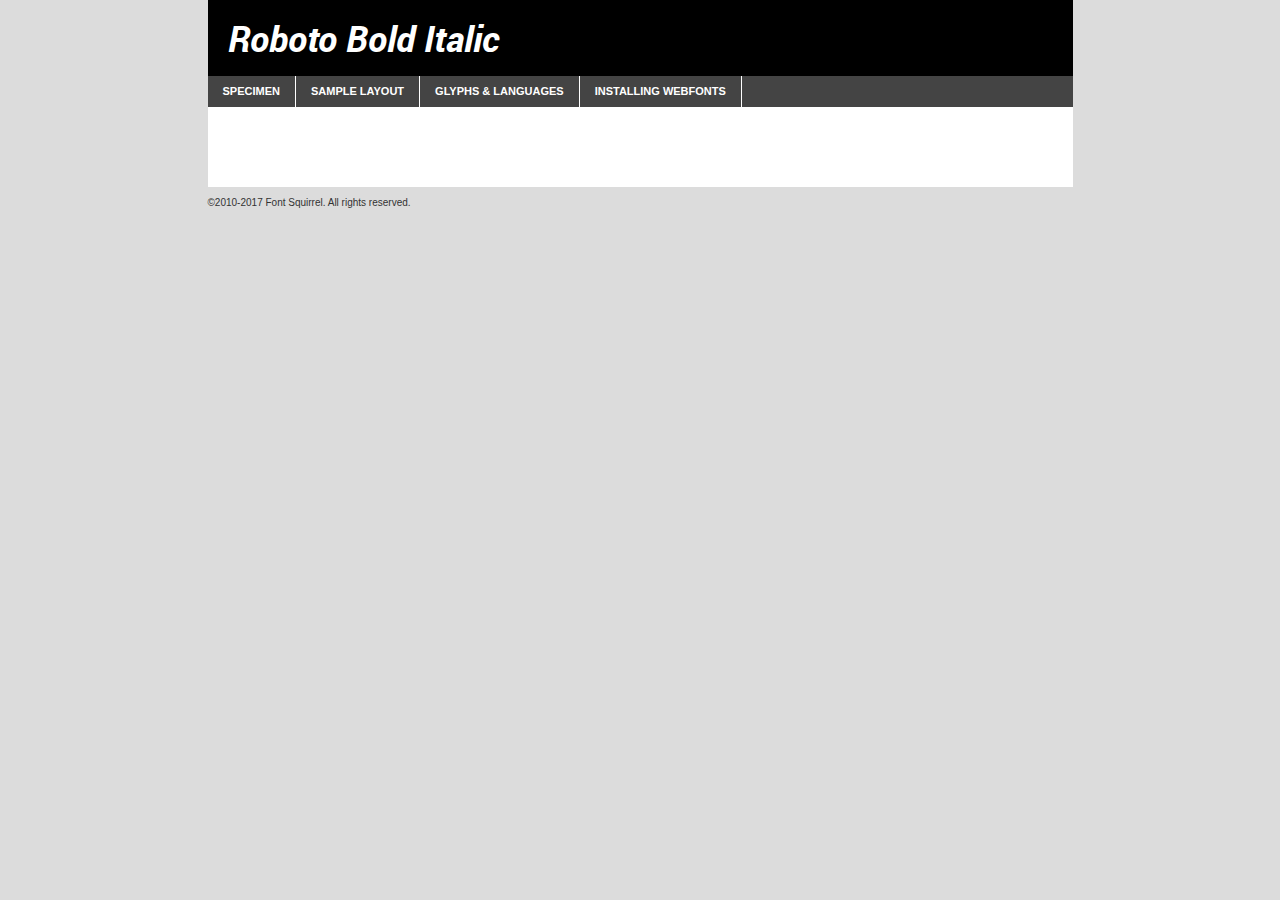
<file: fonts/FontSquirrel webfontkit/roboto-bolditalic-demo.html>
<!DOCTYPE html PUBLIC "-//W3C//DTD XHTML 1.0 Transitional//EN"
        "http://www.w3.org/TR/xhtml1/DTD/xhtml1-transitional.dtd">

<html xmlns="http://www.w3.org/1999/xhtml" xml:lang="en" lang="en">
<head>
    <meta http-equiv="Content-Type" content="text/html; charset=utf-8"/>
    <script src="http://ajax.googleapis.com/ajax/libs/jquery/1.7.2/jquery.min.js" type="text/javascript" charset="utf-8"></script>
    <script type="text/javascript">
		(function($) {
			$.fn.easyTabs = function(option) {
				var param = jQuery.extend({ fadeSpeed: 'fast', defaultContent: 1, activeClass: 'active' }, option);
				$(this).each(function() {
					var thisId = '#' + this.id;
					if ( param.defaultContent == '' )
					{
						param.defaultContent = 1;
					}
					if ( typeof param.defaultContent == 'number' )
					{
						var defaultTab = $(thisId + ' .tabs li:eq(' + (param.defaultContent - 1) + ') a').attr('href').substr(1);
					}
					else
					{
						var defaultTab = param.defaultContent;
					}
					$(thisId + ' .tabs li a').each(function() {
						var tabToHide = $(this).attr('href').substr(1);
						$('#' + tabToHide).addClass('easytabs-tab-content');
					});
					hideAll();
					changeContent(defaultTab);

					function hideAll() {$(thisId + ' .easytabs-tab-content').hide();}

					function changeContent(tabId)
					{
						hideAll();
						$(thisId + ' .tabs li').removeClass(param.activeClass);
						$(thisId + ' .tabs li a[href=#' + tabId + ']').closest('li').addClass(param.activeClass);
						if ( param.fadeSpeed != 'none' )
						{
							$(thisId + ' #' + tabId).fadeIn(param.fadeSpeed);
						}
						else
						{
							$(thisId + ' #' + tabId).show();
						}
					}

					$(thisId + ' .tabs li').click(function() {
						var tabId = $(this).find('a').attr('href').substr(1);
						changeContent(tabId);
						return false;
					});
				});
			}
		})(jQuery);
    </script>
    <link rel="stylesheet" href="specimen_files/specimen_stylesheet.css" type="text/css" charset="utf-8"/>
    <link rel="stylesheet" href="stylesheet.css" type="text/css" charset="utf-8"/>

    <style type="text/css">
        		body {
			font-family: 'robotobold_italic';
        		}

            </style>

    <title>Roboto Bold Italic Specimen</title>


    <script type="text/javascript" charset="utf-8">
		$(document).ready(function() {
			$('#container').easyTabs({ defaultContent: 1 });
		});
    </script>
</head>

<body>
<div id="container">
    <div id="header">
		Roboto Bold Italic    </div>
    <ul class="tabs">
        <li><a href="#specimen">Specimen</a></li>
        <li><a href="#layout">Sample Layout</a></li>
		        <li><a href="#glyphs">Glyphs &amp; Languages</a></li>
        <li><a href="#installing">Installing Webfonts</a></li>

    </ul>

    <div id="main_content">


        <div id="specimen">

            <div class="section">
                <div class="grid12 firstcol">
                    <div class="huge">AaBb</div>
                </div>
            </div>

            <div class="section">
                <div class="glyph_range">A&#x200B;B&#x200b;C&#x200b;D&#x200b;E&#x200b;F&#x200b;G&#x200b;H&#x200b;I&#x200b;J&#x200b;K&#x200b;L&#x200b;M&#x200b;N&#x200b;O&#x200b;P&#x200b;Q&#x200b;R&#x200b;S&#x200b;T&#x200b;U&#x200b;V&#x200b;W&#x200b;X&#x200b;Y&#x200b;Z&#x200b;a&#x200b;b&#x200b;c&#x200b;d&#x200b;e&#x200b;f&#x200b;g&#x200b;h&#x200b;i&#x200b;j&#x200b;k&#x200b;l&#x200b;m&#x200b;n&#x200b;o&#x200b;p&#x200b;q&#x200b;r&#x200b;s&#x200b;t&#x200b;u&#x200b;v&#x200b;w&#x200b;x&#x200b;y&#x200b;z&#x200b;1&#x200b;2&#x200b;3&#x200b;4&#x200b;5&#x200b;6&#x200b;7&#x200b;8&#x200b;9&#x200b;0&#x200b;&amp;&#x200b;.&#x200b;,&#x200b;?&#x200b;!&#x200b;&#64;&#x200b;(&#x200b;)&#x200b;#&#x200b;$&#x200b;%&#x200b;*&#x200b;+&#x200b;-&#x200b;=&#x200b;:&#x200b;;</div>
            </div>
            <div class="section">
                <div class="grid12 firstcol">
                    <table class="sample_table">
                        <tr>
                            <td>10</td>
                            <td class="size10">abcdefghijklmnopqrstuvwxyzABCDEFGHIJKLMNOPQRSTUVWXYZ0123456789abcdefghijklmnopqrstuvwxyzABCDEFGHIJKLMNOPQRSTUVWXYZ0123456789abcdefghijklmnopqrstuvwxyzABCDEFGHIJKLMNOPQRSTUVWXYZ</td>
                        </tr>
                        <tr>
                            <td>11</td>
                            <td class="size11">abcdefghijklmnopqrstuvwxyzABCDEFGHIJKLMNOPQRSTUVWXYZ0123456789abcdefghijklmnopqrstuvwxyzABCDEFGHIJKLMNOPQRSTUVWXYZ0123456789abcdefghijklmnopqrstuvwxyzABCDEFGHIJKLMNOPQRSTUVWXYZ</td>
                        </tr>
                        <tr>
                            <td>12</td>
                            <td class="size12">abcdefghijklmnopqrstuvwxyzABCDEFGHIJKLMNOPQRSTUVWXYZ0123456789abcdefghijklmnopqrstuvwxyzABCDEFGHIJKLMNOPQRSTUVWXYZ0123456789abcdefghijklmnopqrstuvwxyzABCDEFGHIJKLMNOPQRSTUVWXYZ</td>
                        </tr>
                        <tr>
                            <td>13</td>
                            <td class="size13">abcdefghijklmnopqrstuvwxyzABCDEFGHIJKLMNOPQRSTUVWXYZ0123456789abcdefghijklmnopqrstuvwxyzABCDEFGHIJKLMNOPQRSTUVWXYZ0123456789abcdefghijklmnopqrstuvwxyzABCDEFGHIJKLMNOPQRSTUVWXYZ</td>
                        </tr>
                        <tr>
                            <td>14</td>
                            <td class="size14">abcdefghijklmnopqrstuvwxyzABCDEFGHIJKLMNOPQRSTUVWXYZ0123456789abcdefghijklmnopqrstuvwxyzABCDEFGHIJKLMNOPQRSTUVWXYZ0123456789abcdefghijklmnopqrstuvwxyzABCDEFGHIJKLMNOPQRSTUVWXYZ</td>
                        </tr>
                        <tr>
                            <td>16</td>
                            <td class="size16">abcdefghijklmnopqrstuvwxyzABCDEFGHIJKLMNOPQRSTUVWXYZ0123456789abcdefghijklmnopqrstuvwxyzABCDEFGHIJKLMNOPQRSTUVWXYZ</td>
                        </tr>
                        <tr>
                            <td>18</td>
                            <td class="size18">abcdefghijklmnopqrstuvwxyzABCDEFGHIJKLMNOPQRSTUVWXYZ0123456789abcdefghijklmnopqrstuvwxyzABCDEFGHIJKLMNOPQRSTUVWXYZ</td>
                        </tr>
                        <tr>
                            <td>20</td>
                            <td class="size20">abcdefghijklmnopqrstuvwxyzABCDEFGHIJKLMNOPQRSTUVWXYZ0123456789abcdefghijklmnopqrstuvwxyzABCDEFGHIJKLMNOPQRSTUVWXYZ</td>
                        </tr>
                        <tr>
                            <td>24</td>
                            <td class="size24">abcdefghijklmnopqrstuvwxyzABCDEFGHIJKLMNOPQRSTUVWXYZ0123456789abcdefghijklmnopqrstuvwxyzABCDEFGHIJKLMNOPQRSTUVWXYZ</td>
                        </tr>
                        <tr>
                            <td>30</td>
                            <td class="size30">abcdefghijklmnopqrstuvwxyzABCDEFGHIJKLMNOPQRSTUVWXYZ0123456789abcdefghijklmnopqrstuvwxyzABCDEFGHIJKLMNOPQRSTUVWXYZ</td>
                        </tr>
                        <tr>
                            <td>36</td>
                            <td class="size36">abcdefghijklmnopqrstuvwxyzABCDEFGHIJKLMNOPQRSTUVWXYZ0123456789abcdefghijklmnopqrstuvwxyzABCDEFGHIJKLMNOPQRSTUVWXYZ</td>
                        </tr>
                        <tr>
                            <td>48</td>
                            <td class="size48">abcdefghijklmnopqrstuvwxyzABCDEFGHIJKLMNOPQRSTUVWXYZ0123456789abcdefghijklmnopqrstuvwxyzABCDEFGHIJKLMNOPQRSTUVWXYZ</td>
                        </tr>
                        <tr>
                            <td>60</td>
                            <td class="size60">abcdefghijklmnopqrstuvwxyzABCDEFGHIJKLMNOPQRSTUVWXYZ0123456789abcdefghijklmnopqrstuvwxyzABCDEFGHIJKLMNOPQRSTUVWXYZ</td>
                        </tr>
                        <tr>
                            <td>72</td>
                            <td class="size72">abcdefghijklmnopqrstuvwxyzABCDEFGHIJKLMNOPQRSTUVWXYZ0123456789abcdefghijklmnopqrstuvwxyzABCDEFGHIJKLMNOPQRSTUVWXYZ</td>
                        </tr>
                        <tr>
                            <td>90</td>
                            <td class="size90">abcdefghijklmnopqrstuvwxyzABCDEFGHIJKLMNOPQRSTUVWXYZ0123456789abcdefghijklmnopqrstuvwxyzABCDEFGHIJKLMNOPQRSTUVWXYZ</td>
                        </tr>
                    </table>

                </div>

            </div>


            <div class="section" id="bodycomparison">


                <div id="xheight">
                    <div class="fontbody">&#x25FC;&#x25FC;&#x25FC;&#x25FC;&#x25FC;&#x25FC;&#x25FC;&#x25FC;&#x25FC;&#x25FC;&#x25FC;&#x25FC;&#x25FC;&#x25FC;&#x25FC;&#x25FC;&#x25FC;&#x25FC;&#x25FC;&#x25FC;&#x25FC;&#x25FC;&#x25FC;&#x25FC;&#x25FC;&#x25FC;&#x25FC;&#x25FC;&#x25FC;&#x25FC;&#x25FC;&#x25FC;&#x25FC;&#x25FC;&#x25FC;&#x25FC;&#x25FC;&#x25FC;&#x25FC;&#x25FC;&#x25FC;&#x25FC;&#x25FC;&#x25FC;&#x25FC;&#x25FC;&#x25FC;&#x25FC;&#x25FC;&#x25FC;&#x25FC;&#x25FC;&#x25FC;&#x25FC;&#x25FC;&#x25FC;&#x25FC;&#x25FC;&#x25FC;&#x25FC;&#x25FC;&#x25FC;&#x25FC;&#x25FC;&#x25FC;&#x25FC;&#x25FC;&#x25FC;&#x25FC;&#x25FC;&#x25FC;&#x25FC;&#x25FC;&#x25FC;&#x25FC;&#x25FC;&#x25FC;&#x25FC;&#x25FC;&#x25FC;&#x25FC;&#x25FC;&#x25FC;&#x25FC;&#x25FC;&#x25FC;&#x25FC;&#x25FC;&#x25FC;&#x25FC;&#x25FC;&#x25FC;&#x25FC;&#x25FC;&#x25FC;&#x25FC;&#x25FC;&#x25FC;&#x25FC;body</div>
                    <div class="arialbody">body</div>
                    <div class="verdanabody">body</div>
                    <div class="georgiabody">body</div>
                </div>
                <div class="fontbody" style="z-index:1">
                    body<span>Roboto Bold Italic</span>
                </div>
                <div class="arialbody" style="z-index:1">
                    body<span>Arial</span>
                </div>
                <div class="verdanabody" style="z-index:1">
                    body<span>Verdana</span>
                </div>
                <div class="georgiabody" style="z-index:1">
                    body<span>Georgia</span>
                </div>


            </div>


            <div class="section psample psample_row1" id="">

                <div class="grid2 firstcol">
                    <p class="size10"><span>10.</span>Aenean lacinia bibendum nulla sed consectetur. Fusce dapibus, tellus ac cursus commodo, tortor mauris condimentum nibh, ut fermentum massa justo sit amet risus. Nullam id dolor id nibh ultricies vehicula ut id elit. Cum sociis natoque penatibus et magnis dis parturient montes, nascetur ridiculus mus. Nulla vitae elit libero, a pharetra augue.</p>

                </div>
                <div class="grid3">
                    <p class="size11"><span>11.</span>Aenean lacinia bibendum nulla sed consectetur. Fusce dapibus, tellus ac cursus commodo, tortor mauris condimentum nibh, ut fermentum massa justo sit amet risus. Nullam id dolor id nibh ultricies vehicula ut id elit. Cum sociis natoque penatibus et magnis dis parturient montes, nascetur ridiculus mus. Nulla vitae elit libero, a pharetra augue.</p>

                </div>
                <div class="grid3">
                    <p class="size12"><span>12.</span>Aenean lacinia bibendum nulla sed consectetur. Fusce dapibus, tellus ac cursus commodo, tortor mauris condimentum nibh, ut fermentum massa justo sit amet risus. Nullam id dolor id nibh ultricies vehicula ut id elit. Cum sociis natoque penatibus et magnis dis parturient montes, nascetur ridiculus mus. Nulla vitae elit libero, a pharetra augue.</p>

                </div>
                <div class="grid4">
                    <p class="size13"><span>13.</span>Aenean lacinia bibendum nulla sed consectetur. Fusce dapibus, tellus ac cursus commodo, tortor mauris condimentum nibh, ut fermentum massa justo sit amet risus. Nullam id dolor id nibh ultricies vehicula ut id elit. Cum sociis natoque penatibus et magnis dis parturient montes, nascetur ridiculus mus. Nulla vitae elit libero, a pharetra augue.</p>

                </div>
                <div class="white_blend"></div>

            </div>
            <div class="section psample psample_row2" id="">
                <div class="grid3 firstcol">
                    <p class="size14"><span>14.</span>Aenean lacinia bibendum nulla sed consectetur. Fusce dapibus, tellus ac cursus commodo, tortor mauris condimentum nibh, ut fermentum massa justo sit amet risus. Nullam id dolor id nibh ultricies vehicula ut id elit. Cum sociis natoque penatibus et magnis dis parturient montes, nascetur ridiculus mus. Nulla vitae elit libero, a pharetra augue.</p>

                </div>
                <div class="grid4">
                    <p class="size16"><span>16.</span>Aenean lacinia bibendum nulla sed consectetur. Fusce dapibus, tellus ac cursus commodo, tortor mauris condimentum nibh, ut fermentum massa justo sit amet risus. Nullam id dolor id nibh ultricies vehicula ut id elit. Cum sociis natoque penatibus et magnis dis parturient montes, nascetur ridiculus mus. Nulla vitae elit libero, a pharetra augue.</p>

                </div>
                <div class="grid5">
                    <p class="size18"><span>18.</span>Aenean lacinia bibendum nulla sed consectetur. Fusce dapibus, tellus ac cursus commodo, tortor mauris condimentum nibh, ut fermentum massa justo sit amet risus. Nullam id dolor id nibh ultricies vehicula ut id elit. Cum sociis natoque penatibus et magnis dis parturient montes, nascetur ridiculus mus. Nulla vitae elit libero, a pharetra augue.</p>

                </div>

                <div class="white_blend"></div>

            </div>

            <div class="section psample psample_row3" id="">
                <div class="grid5 firstcol">
                    <p class="size20"><span>20.</span>Aenean lacinia bibendum nulla sed consectetur. Fusce dapibus, tellus ac cursus commodo, tortor mauris condimentum nibh, ut fermentum massa justo sit amet risus. Nullam id dolor id nibh ultricies vehicula ut id elit. Cum sociis natoque penatibus et magnis dis parturient montes, nascetur ridiculus mus. Nulla vitae elit libero, a pharetra augue.</p>
                </div>
                <div class="grid7">
                    <p class="size24"><span>24.</span>Aenean lacinia bibendum nulla sed consectetur. Fusce dapibus, tellus ac cursus commodo, tortor mauris condimentum nibh, ut fermentum massa justo sit amet risus. Nullam id dolor id nibh ultricies vehicula ut id elit. Cum sociis natoque penatibus et magnis dis parturient montes, nascetur ridiculus mus. Nulla vitae elit libero, a pharetra augue.</p>
                </div>

                <div class="white_blend"></div>

            </div>

            <div class="section psample psample_row4" id="">
                <div class="grid12 firstcol">
                    <p class="size30"><span>30.</span>Aenean lacinia bibendum nulla sed consectetur. Fusce dapibus, tellus ac cursus commodo, tortor mauris condimentum nibh, ut fermentum massa justo sit amet risus. Nullam id dolor id nibh ultricies vehicula ut id elit. Cum sociis natoque penatibus et magnis dis parturient montes, nascetur ridiculus mus. Nulla vitae elit libero, a pharetra augue.</p>
                </div>
                <div class="white_blend"></div>

            </div>


            <div class="section psample psample_row1 fullreverse">
                <div class="grid2 firstcol">
                    <p class="size10"><span>10.</span>Aenean lacinia bibendum nulla sed consectetur. Fusce dapibus, tellus ac cursus commodo, tortor mauris condimentum nibh, ut fermentum massa justo sit amet risus. Nullam id dolor id nibh ultricies vehicula ut id elit. Cum sociis natoque penatibus et magnis dis parturient montes, nascetur ridiculus mus. Nulla vitae elit libero, a pharetra augue.</p>

                </div>
                <div class="grid3">
                    <p class="size11"><span>11.</span>Aenean lacinia bibendum nulla sed consectetur. Fusce dapibus, tellus ac cursus commodo, tortor mauris condimentum nibh, ut fermentum massa justo sit amet risus. Nullam id dolor id nibh ultricies vehicula ut id elit. Cum sociis natoque penatibus et magnis dis parturient montes, nascetur ridiculus mus. Nulla vitae elit libero, a pharetra augue.</p>

                </div>
                <div class="grid3">
                    <p class="size12"><span>12.</span>Aenean lacinia bibendum nulla sed consectetur. Fusce dapibus, tellus ac cursus commodo, tortor mauris condimentum nibh, ut fermentum massa justo sit amet risus. Nullam id dolor id nibh ultricies vehicula ut id elit. Cum sociis natoque penatibus et magnis dis parturient montes, nascetur ridiculus mus. Nulla vitae elit libero, a pharetra augue.</p>

                </div>
                <div class="grid4">
                    <p class="size13"><span>13.</span>Aenean lacinia bibendum nulla sed consectetur. Fusce dapibus, tellus ac cursus commodo, tortor mauris condimentum nibh, ut fermentum massa justo sit amet risus. Nullam id dolor id nibh ultricies vehicula ut id elit. Cum sociis natoque penatibus et magnis dis parturient montes, nascetur ridiculus mus. Nulla vitae elit libero, a pharetra augue.</p>

                </div>
                <div class="black_blend"></div>

            </div>

            <div class="section psample psample_row2 fullreverse">
                <div class="grid3 firstcol">
                    <p class="size14"><span>14.</span>Aenean lacinia bibendum nulla sed consectetur. Fusce dapibus, tellus ac cursus commodo, tortor mauris condimentum nibh, ut fermentum massa justo sit amet risus. Nullam id dolor id nibh ultricies vehicula ut id elit. Cum sociis natoque penatibus et magnis dis parturient montes, nascetur ridiculus mus. Nulla vitae elit libero, a pharetra augue.</p>

                </div>
                <div class="grid4">
                    <p class="size16"><span>16.</span>Aenean lacinia bibendum nulla sed consectetur. Fusce dapibus, tellus ac cursus commodo, tortor mauris condimentum nibh, ut fermentum massa justo sit amet risus. Nullam id dolor id nibh ultricies vehicula ut id elit. Cum sociis natoque penatibus et magnis dis parturient montes, nascetur ridiculus mus. Nulla vitae elit libero, a pharetra augue.</p>

                </div>
                <div class="grid5">
                    <p class="size18"><span>18.</span>Aenean lacinia bibendum nulla sed consectetur. Fusce dapibus, tellus ac cursus commodo, tortor mauris condimentum nibh, ut fermentum massa justo sit amet risus. Nullam id dolor id nibh ultricies vehicula ut id elit. Cum sociis natoque penatibus et magnis dis parturient montes, nascetur ridiculus mus. Nulla vitae elit libero, a pharetra augue.</p>

                </div>
                <div class="black_blend"></div>

            </div>

            <div class="section psample fullreverse psample_row3" id="">
                <div class="grid5 firstcol">
                    <p class="size20"><span>20.</span>Aenean lacinia bibendum nulla sed consectetur. Fusce dapibus, tellus ac cursus commodo, tortor mauris condimentum nibh, ut fermentum massa justo sit amet risus. Nullam id dolor id nibh ultricies vehicula ut id elit. Cum sociis natoque penatibus et magnis dis parturient montes, nascetur ridiculus mus. Nulla vitae elit libero, a pharetra augue.</p>
                </div>
                <div class="grid7">
                    <p class="size24"><span>24.</span>Aenean lacinia bibendum nulla sed consectetur. Fusce dapibus, tellus ac cursus commodo, tortor mauris condimentum nibh, ut fermentum massa justo sit amet risus. Nullam id dolor id nibh ultricies vehicula ut id elit. Cum sociis natoque penatibus et magnis dis parturient montes, nascetur ridiculus mus. Nulla vitae elit libero, a pharetra augue.</p>
                </div>

                <div class="black_blend"></div>

            </div>

            <div class="section psample fullreverse psample_row4" id="" style="border-bottom: 20px #000 solid;">
                <div class="grid12 firstcol">
                    <p class="size30"><span>30.</span>Aenean lacinia bibendum nulla sed consectetur. Fusce dapibus, tellus ac cursus commodo, tortor mauris condimentum nibh, ut fermentum massa justo sit amet risus. Nullam id dolor id nibh ultricies vehicula ut id elit. Cum sociis natoque penatibus et magnis dis parturient montes, nascetur ridiculus mus. Nulla vitae elit libero, a pharetra augue.</p>
                </div>
                <div class="black_blend"></div>

            </div>


        </div>

        <div id="layout">

            <div class="section">

                <div class="grid12 firstcol">
                    <h1>Lorem Ipsum Dolor</h1>
                    <h2>Etiam porta sem malesuada magna mollis euismod</h2>

                    <p class="byline">By <a href="#link">Aenean Lacinia</a></p>
                </div>
            </div>
            <div class="section">
                <div class="grid8 firstcol">
                    <p class="large">Donec sed odio dui. Morbi leo risus, porta ac consectetur ac, vestibulum at eros. Fusce dapibus, tellus ac cursus commodo, tortor mauris condimentum nibh, ut fermentum massa justo sit amet risus. </p>


                    <h3>Pellentesque ornare sem</h3>

                    <p>Maecenas sed diam eget risus varius blandit sit amet non magna. Maecenas faucibus mollis interdum. Donec ullamcorper nulla non metus auctor fringilla. Nullam id dolor id nibh ultricies vehicula ut id elit. Nullam id dolor id nibh ultricies vehicula ut id elit. </p>

                    <p>Aenean eu leo quam. Pellentesque ornare sem lacinia quam venenatis vestibulum. Lorem ipsum dolor sit amet, consectetur adipiscing elit. Cum sociis natoque penatibus et magnis dis parturient montes, nascetur ridiculus mus. </p>

                    <p>Nulla vitae elit libero, a pharetra augue. Praesent commodo cursus magna, vel scelerisque nisl consectetur et. Aenean lacinia bibendum nulla sed consectetur. </p>

                    <p>Nullam quis risus eget urna mollis ornare vel eu leo. Nullam quis risus eget urna mollis ornare vel eu leo. Maecenas sed diam eget risus varius blandit sit amet non magna. Donec ullamcorper nulla non metus auctor fringilla. </p>

                    <h3>Cras mattis consectetur</h3>

                    <p>Aenean eu leo quam. Pellentesque ornare sem lacinia quam venenatis vestibulum. Aenean lacinia bibendum nulla sed consectetur. Integer posuere erat a ante venenatis dapibus posuere velit aliquet. Cras mattis consectetur purus sit amet fermentum. </p>

                    <p>Nullam id dolor id nibh ultricies vehicula ut id elit. Nullam quis risus eget urna mollis ornare vel eu leo. Cras mattis consectetur purus sit amet fermentum.</p>
                </div>

                <div class="grid4 sidebar">

                    <div class="box reverse">
                        <p class="last">Nullam quis risus eget urna mollis ornare vel eu leo. Donec ullamcorper nulla non metus auctor fringilla. Cras mattis consectetur purus sit amet fermentum. Sed posuere consectetur est at lobortis. Lorem ipsum dolor sit amet, consectetur adipiscing elit. </p>
                    </div>

                    <p class="caption">Maecenas sed diam eget risus varius.</p>

                    <p>Vestibulum id ligula porta felis euismod semper. Integer posuere erat a ante venenatis dapibus posuere velit aliquet. Vestibulum id ligula porta felis euismod semper. Sed posuere consectetur est at lobortis. Maecenas sed diam eget risus varius blandit sit amet non magna. Fusce dapibus, tellus ac cursus commodo, tortor mauris condimentum nibh, ut fermentum massa justo sit amet risus. </p>


                    <p>Duis mollis, est non commodo luctus, nisi erat porttitor ligula, eget lacinia odio sem nec elit. Aenean lacinia bibendum nulla sed consectetur. Vivamus sagittis lacus vel augue laoreet rutrum faucibus dolor auctor. Aenean lacinia bibendum nulla sed consectetur. Nullam quis risus eget urna mollis ornare vel eu leo. </p>

                    <p>Praesent commodo cursus magna, vel scelerisque nisl consectetur et. Donec ullamcorper nulla non metus auctor fringilla. Maecenas faucibus mollis interdum. Fusce dapibus, tellus ac cursus commodo, tortor mauris condimentum nibh, ut fermentum massa justo sit amet risus. </p>

                </div>
            </div>

        </div>


		

        <div id="glyphs">
            <div class="section">
                <div class="grid12 firstcol">

                    <h1>Language Support</h1>
                    <p>The subset of Roboto Bold Italic in this kit supports the following languages:<br/>

						Albanian, Basque, Breton, Chamorro, Danish, Dutch, English, Faroese, Finnish, French, Frisian, Galician, German, Icelandic, Italian, Malagasy, Norwegian, Portuguese, Spanish, Alsatian, Aragonese, Arapaho, Arrernte, Asturian, Aymara, Bislama, Cebuano, Corsican, Fijian, French_creole, Genoese, Gilbertese, Greenlandic, Haitian_creole, Hiligaynon, Hmong, Hopi, Ibanag, Iloko_ilokano, Indonesian, Interglossa_glosa, Interlingua, Irish_gaelic, Jerriais, Lojban, Lombard, Luxembourgeois, Manx, Mohawk, Norfolk_pitcairnese, Occitan, Oromo, Pangasinan, Papiamento, Piedmontese, Potawatomi, Rhaeto-romance, Romansh, Rotokas, Sami_lule, Samoan, Sardinian, Scots_gaelic, Seychelles_creole, Shona, Sicilian, Somali, Southern_ndebele, Swahili, Swati_swazi, Tagalog_filipino_pilipino, Tetum, Tok_pisin, Uyghur_latinized, Volapuk, Walloon, Warlpiri, Xhosa, Yapese, Zulu, Latinbasic, Ubasic, Demo                    </p>
                    <h1>Glyph Chart</h1>
                    <p>The subset of Roboto Bold Italic in this kit includes all the glyphs listed below. Unicode entities are included above each glyph to help you insert individual characters into your layout.</p>
                    <div id="glyph_chart">

																				                                <div><p>&amp;#13;</p>&#13;</div>
																				                                <div><p>&amp;#32;</p>&#32;</div>
																				                                <div><p>&amp;#33;</p>&#33;</div>
																				                                <div><p>&amp;#34;</p>&#34;</div>
																				                                <div><p>&amp;#35;</p>&#35;</div>
																				                                <div><p>&amp;#36;</p>&#36;</div>
																				                                <div><p>&amp;#37;</p>&#37;</div>
																				                                <div><p>&amp;#38;</p>&#38;</div>
																				                                <div><p>&amp;#39;</p>&#39;</div>
																				                                <div><p>&amp;#40;</p>&#40;</div>
																				                                <div><p>&amp;#41;</p>&#41;</div>
																				                                <div><p>&amp;#42;</p>&#42;</div>
																				                                <div><p>&amp;#43;</p>&#43;</div>
																				                                <div><p>&amp;#44;</p>&#44;</div>
																				                                <div><p>&amp;#45;</p>&#45;</div>
																				                                <div><p>&amp;#46;</p>&#46;</div>
																				                                <div><p>&amp;#47;</p>&#47;</div>
																				                                <div><p>&amp;#48;</p>&#48;</div>
																				                                <div><p>&amp;#49;</p>&#49;</div>
																				                                <div><p>&amp;#50;</p>&#50;</div>
																				                                <div><p>&amp;#51;</p>&#51;</div>
																				                                <div><p>&amp;#52;</p>&#52;</div>
																				                                <div><p>&amp;#53;</p>&#53;</div>
																				                                <div><p>&amp;#54;</p>&#54;</div>
																				                                <div><p>&amp;#55;</p>&#55;</div>
																				                                <div><p>&amp;#56;</p>&#56;</div>
																				                                <div><p>&amp;#57;</p>&#57;</div>
																				                                <div><p>&amp;#58;</p>&#58;</div>
																				                                <div><p>&amp;#59;</p>&#59;</div>
																				                                <div><p>&amp;#60;</p>&#60;</div>
																				                                <div><p>&amp;#61;</p>&#61;</div>
																				                                <div><p>&amp;#62;</p>&#62;</div>
																				                                <div><p>&amp;#63;</p>&#63;</div>
																				                                <div><p>&amp;#64;</p>&#64;</div>
																				                                <div><p>&amp;#65;</p>&#65;</div>
																				                                <div><p>&amp;#66;</p>&#66;</div>
																				                                <div><p>&amp;#67;</p>&#67;</div>
																				                                <div><p>&amp;#68;</p>&#68;</div>
																				                                <div><p>&amp;#69;</p>&#69;</div>
																				                                <div><p>&amp;#70;</p>&#70;</div>
																				                                <div><p>&amp;#71;</p>&#71;</div>
																				                                <div><p>&amp;#72;</p>&#72;</div>
																				                                <div><p>&amp;#73;</p>&#73;</div>
																				                                <div><p>&amp;#74;</p>&#74;</div>
																				                                <div><p>&amp;#75;</p>&#75;</div>
																				                                <div><p>&amp;#76;</p>&#76;</div>
																				                                <div><p>&amp;#77;</p>&#77;</div>
																				                                <div><p>&amp;#78;</p>&#78;</div>
																				                                <div><p>&amp;#79;</p>&#79;</div>
																				                                <div><p>&amp;#80;</p>&#80;</div>
																				                                <div><p>&amp;#81;</p>&#81;</div>
																				                                <div><p>&amp;#82;</p>&#82;</div>
																				                                <div><p>&amp;#83;</p>&#83;</div>
																				                                <div><p>&amp;#84;</p>&#84;</div>
																				                                <div><p>&amp;#85;</p>&#85;</div>
																				                                <div><p>&amp;#86;</p>&#86;</div>
																				                                <div><p>&amp;#87;</p>&#87;</div>
																				                                <div><p>&amp;#88;</p>&#88;</div>
																				                                <div><p>&amp;#89;</p>&#89;</div>
																				                                <div><p>&amp;#90;</p>&#90;</div>
																				                                <div><p>&amp;#91;</p>&#91;</div>
																				                                <div><p>&amp;#92;</p>&#92;</div>
																				                                <div><p>&amp;#93;</p>&#93;</div>
																				                                <div><p>&amp;#94;</p>&#94;</div>
																				                                <div><p>&amp;#95;</p>&#95;</div>
																				                                <div><p>&amp;#96;</p>&#96;</div>
																				                                <div><p>&amp;#97;</p>&#97;</div>
																				                                <div><p>&amp;#98;</p>&#98;</div>
																				                                <div><p>&amp;#99;</p>&#99;</div>
																				                                <div><p>&amp;#100;</p>&#100;</div>
																				                                <div><p>&amp;#101;</p>&#101;</div>
																				                                <div><p>&amp;#102;</p>&#102;</div>
																				                                <div><p>&amp;#103;</p>&#103;</div>
																				                                <div><p>&amp;#104;</p>&#104;</div>
																				                                <div><p>&amp;#105;</p>&#105;</div>
																				                                <div><p>&amp;#106;</p>&#106;</div>
																				                                <div><p>&amp;#107;</p>&#107;</div>
																				                                <div><p>&amp;#108;</p>&#108;</div>
																				                                <div><p>&amp;#109;</p>&#109;</div>
																				                                <div><p>&amp;#110;</p>&#110;</div>
																				                                <div><p>&amp;#111;</p>&#111;</div>
																				                                <div><p>&amp;#112;</p>&#112;</div>
																				                                <div><p>&amp;#113;</p>&#113;</div>
																				                                <div><p>&amp;#114;</p>&#114;</div>
																				                                <div><p>&amp;#115;</p>&#115;</div>
																				                                <div><p>&amp;#116;</p>&#116;</div>
																				                                <div><p>&amp;#117;</p>&#117;</div>
																				                                <div><p>&amp;#118;</p>&#118;</div>
																				                                <div><p>&amp;#119;</p>&#119;</div>
																				                                <div><p>&amp;#120;</p>&#120;</div>
																				                                <div><p>&amp;#121;</p>&#121;</div>
																				                                <div><p>&amp;#122;</p>&#122;</div>
																				                                <div><p>&amp;#123;</p>&#123;</div>
																				                                <div><p>&amp;#124;</p>&#124;</div>
																				                                <div><p>&amp;#125;</p>&#125;</div>
																				                                <div><p>&amp;#126;</p>&#126;</div>
																				                                <div><p>&amp;#160;</p>&#160;</div>
																				                                <div><p>&amp;#161;</p>&#161;</div>
																				                                <div><p>&amp;#162;</p>&#162;</div>
																				                                <div><p>&amp;#163;</p>&#163;</div>
																				                                <div><p>&amp;#164;</p>&#164;</div>
																				                                <div><p>&amp;#165;</p>&#165;</div>
																				                                <div><p>&amp;#166;</p>&#166;</div>
																				                                <div><p>&amp;#167;</p>&#167;</div>
																				                                <div><p>&amp;#168;</p>&#168;</div>
																				                                <div><p>&amp;#169;</p>&#169;</div>
																				                                <div><p>&amp;#170;</p>&#170;</div>
																				                                <div><p>&amp;#171;</p>&#171;</div>
																				                                <div><p>&amp;#172;</p>&#172;</div>
																				                                <div><p>&amp;#173;</p>&#173;</div>
																				                                <div><p>&amp;#174;</p>&#174;</div>
																				                                <div><p>&amp;#175;</p>&#175;</div>
																				                                <div><p>&amp;#176;</p>&#176;</div>
																				                                <div><p>&amp;#177;</p>&#177;</div>
																				                                <div><p>&amp;#178;</p>&#178;</div>
																				                                <div><p>&amp;#179;</p>&#179;</div>
																				                                <div><p>&amp;#180;</p>&#180;</div>
																				                                <div><p>&amp;#181;</p>&#181;</div>
																				                                <div><p>&amp;#182;</p>&#182;</div>
																				                                <div><p>&amp;#183;</p>&#183;</div>
																				                                <div><p>&amp;#184;</p>&#184;</div>
																				                                <div><p>&amp;#185;</p>&#185;</div>
																				                                <div><p>&amp;#186;</p>&#186;</div>
																				                                <div><p>&amp;#187;</p>&#187;</div>
																				                                <div><p>&amp;#188;</p>&#188;</div>
																				                                <div><p>&amp;#189;</p>&#189;</div>
																				                                <div><p>&amp;#190;</p>&#190;</div>
																				                                <div><p>&amp;#191;</p>&#191;</div>
																				                                <div><p>&amp;#192;</p>&#192;</div>
																				                                <div><p>&amp;#193;</p>&#193;</div>
																				                                <div><p>&amp;#194;</p>&#194;</div>
																				                                <div><p>&amp;#195;</p>&#195;</div>
																				                                <div><p>&amp;#196;</p>&#196;</div>
																				                                <div><p>&amp;#197;</p>&#197;</div>
																				                                <div><p>&amp;#198;</p>&#198;</div>
																				                                <div><p>&amp;#199;</p>&#199;</div>
																				                                <div><p>&amp;#200;</p>&#200;</div>
																				                                <div><p>&amp;#201;</p>&#201;</div>
																				                                <div><p>&amp;#202;</p>&#202;</div>
																				                                <div><p>&amp;#203;</p>&#203;</div>
																				                                <div><p>&amp;#204;</p>&#204;</div>
																				                                <div><p>&amp;#205;</p>&#205;</div>
																				                                <div><p>&amp;#206;</p>&#206;</div>
																				                                <div><p>&amp;#207;</p>&#207;</div>
																				                                <div><p>&amp;#208;</p>&#208;</div>
																				                                <div><p>&amp;#209;</p>&#209;</div>
																				                                <div><p>&amp;#210;</p>&#210;</div>
																				                                <div><p>&amp;#211;</p>&#211;</div>
																				                                <div><p>&amp;#212;</p>&#212;</div>
																				                                <div><p>&amp;#213;</p>&#213;</div>
																				                                <div><p>&amp;#214;</p>&#214;</div>
																				                                <div><p>&amp;#215;</p>&#215;</div>
																				                                <div><p>&amp;#216;</p>&#216;</div>
																				                                <div><p>&amp;#217;</p>&#217;</div>
																				                                <div><p>&amp;#218;</p>&#218;</div>
																				                                <div><p>&amp;#219;</p>&#219;</div>
																				                                <div><p>&amp;#220;</p>&#220;</div>
																				                                <div><p>&amp;#221;</p>&#221;</div>
																				                                <div><p>&amp;#222;</p>&#222;</div>
																				                                <div><p>&amp;#223;</p>&#223;</div>
																				                                <div><p>&amp;#224;</p>&#224;</div>
																				                                <div><p>&amp;#225;</p>&#225;</div>
																				                                <div><p>&amp;#226;</p>&#226;</div>
																				                                <div><p>&amp;#227;</p>&#227;</div>
																				                                <div><p>&amp;#228;</p>&#228;</div>
																				                                <div><p>&amp;#229;</p>&#229;</div>
																				                                <div><p>&amp;#230;</p>&#230;</div>
																				                                <div><p>&amp;#231;</p>&#231;</div>
																				                                <div><p>&amp;#232;</p>&#232;</div>
																				                                <div><p>&amp;#233;</p>&#233;</div>
																				                                <div><p>&amp;#234;</p>&#234;</div>
																				                                <div><p>&amp;#235;</p>&#235;</div>
																				                                <div><p>&amp;#236;</p>&#236;</div>
																				                                <div><p>&amp;#237;</p>&#237;</div>
																				                                <div><p>&amp;#238;</p>&#238;</div>
																				                                <div><p>&amp;#239;</p>&#239;</div>
																				                                <div><p>&amp;#240;</p>&#240;</div>
																				                                <div><p>&amp;#241;</p>&#241;</div>
																				                                <div><p>&amp;#242;</p>&#242;</div>
																				                                <div><p>&amp;#243;</p>&#243;</div>
																				                                <div><p>&amp;#244;</p>&#244;</div>
																				                                <div><p>&amp;#245;</p>&#245;</div>
																				                                <div><p>&amp;#246;</p>&#246;</div>
																				                                <div><p>&amp;#247;</p>&#247;</div>
																				                                <div><p>&amp;#248;</p>&#248;</div>
																				                                <div><p>&amp;#249;</p>&#249;</div>
																				                                <div><p>&amp;#250;</p>&#250;</div>
																				                                <div><p>&amp;#251;</p>&#251;</div>
																				                                <div><p>&amp;#252;</p>&#252;</div>
																				                                <div><p>&amp;#253;</p>&#253;</div>
																				                                <div><p>&amp;#254;</p>&#254;</div>
																				                                <div><p>&amp;#255;</p>&#255;</div>
																				                                <div><p>&amp;#338;</p>&#338;</div>
																				                                <div><p>&amp;#339;</p>&#339;</div>
																				                                <div><p>&amp;#376;</p>&#376;</div>
																				                                <div><p>&amp;#710;</p>&#710;</div>
																				                                <div><p>&amp;#732;</p>&#732;</div>
																				                                <div><p>&amp;#8192;</p>&#8192;</div>
																				                                <div><p>&amp;#8193;</p>&#8193;</div>
																				                                <div><p>&amp;#8194;</p>&#8194;</div>
																				                                <div><p>&amp;#8195;</p>&#8195;</div>
																				                                <div><p>&amp;#8196;</p>&#8196;</div>
																				                                <div><p>&amp;#8197;</p>&#8197;</div>
																				                                <div><p>&amp;#8198;</p>&#8198;</div>
																				                                <div><p>&amp;#8199;</p>&#8199;</div>
																				                                <div><p>&amp;#8200;</p>&#8200;</div>
																				                                <div><p>&amp;#8201;</p>&#8201;</div>
																				                                <div><p>&amp;#8202;</p>&#8202;</div>
																				                                <div><p>&amp;#8208;</p>&#8208;</div>
																				                                <div><p>&amp;#8209;</p>&#8209;</div>
																				                                <div><p>&amp;#8210;</p>&#8210;</div>
																				                                <div><p>&amp;#8211;</p>&#8211;</div>
																				                                <div><p>&amp;#8212;</p>&#8212;</div>
																				                                <div><p>&amp;#8216;</p>&#8216;</div>
																				                                <div><p>&amp;#8217;</p>&#8217;</div>
																				                                <div><p>&amp;#8218;</p>&#8218;</div>
																				                                <div><p>&amp;#8220;</p>&#8220;</div>
																				                                <div><p>&amp;#8221;</p>&#8221;</div>
																				                                <div><p>&amp;#8222;</p>&#8222;</div>
																				                                <div><p>&amp;#8226;</p>&#8226;</div>
																				                                <div><p>&amp;#8230;</p>&#8230;</div>
																				                                <div><p>&amp;#8239;</p>&#8239;</div>
																				                                <div><p>&amp;#8249;</p>&#8249;</div>
																				                                <div><p>&amp;#8250;</p>&#8250;</div>
																				                                <div><p>&amp;#8287;</p>&#8287;</div>
																				                                <div><p>&amp;#8364;</p>&#8364;</div>
																				                                <div><p>&amp;#8482;</p>&#8482;</div>
																				                                <div><p>&amp;#9724;</p>&#9724;</div>
																				                                <div><p>&amp;#64257;</p>&#64257;</div>
																				                                <div><p>&amp;#64258;</p>&#64258;</div>
																				                                <div><p>&amp;#64259;</p>&#64259;</div>
																				                                <div><p>&amp;#64260;</p>&#64260;</div>
																																													                    </div>
                </div>


            </div>
        </div>


        <div id="specs">

        </div>

        <div id="installing">
            <div class="section">
                <div class="grid7 firstcol">
                    <h1>Installing Webfonts</h1>

                    <p>Webfonts are supported by all major browser platforms but not all in the same way. There are currently four different font formats that must be included in order to target all browsers. This includes TTF, WOFF, EOT and SVG.</p>

                    <h2>1. Upload your webfonts</h2>
                    <p>You must upload your webfont kit to your website. They should be in or near the same directory as your CSS files.</p>

                    <h2>2. Include the webfont stylesheet</h2>
                    <p>A special CSS @font-face declaration helps the various browsers select the appropriate font it needs without causing you a bunch of headaches. Learn more about this syntax by reading the <a href="https://www.fontspring.com/blog/further-hardening-of-the-bulletproof-syntax">Fontspring blog post</a> about it. The code for it is as follows:</p>


                    <code>
                        @font-face{
                        font-family: 'MyWebFont';
                        src: url('WebFont.eot');
                        src: url('WebFont.eot?#iefix') format('embedded-opentype'),
                        url('WebFont.woff') format('woff'),
                        url('WebFont.ttf') format('truetype'),
                        url('WebFont.svg#webfont') format('svg');
                        }
                    </code>

                    <p>We've already gone ahead and generated the code for you. All you have to do is link to the stylesheet in your HTML, like this:</p>
                    <code>&lt;link rel=&quot;stylesheet&quot; href=&quot;stylesheet.css&quot; type=&quot;text/css&quot; charset=&quot;utf-8&quot; /&gt;</code>

                    <h2>3. Modify your own stylesheet</h2>
                    <p>To take advantage of your new fonts, you must tell your stylesheet to use them. Look at the original @font-face declaration above and find the property called "font-family." The name linked there will be what you use to reference the font. Prepend that webfont name to the font stack in the "font-family" property, inside the selector you want to change. For example:</p>
                    <code>p { font-family: 'WebFont', Arial, sans-serif; }</code>

                    <h2>4. Test</h2>
                    <p>Getting webfonts to work cross-browser <em>can</em> be tricky. Use the information in the sidebar to help you if you find that fonts aren't loading in a particular browser.</p>
                </div>

                <div class="grid5 sidebar">
                    <div class="box">
                        <h2>Troubleshooting<br/>Font-Face Problems</h2>
                        <p>Having trouble getting your webfonts to load in your new website? Here are some tips to sort out what might be the problem.</p>

                        <h3>Fonts not showing in any browser</h3>

                        <p>This sounds like you need to work on the plumbing. You either did not upload the fonts to the correct directory, or you did not link the fonts properly in the CSS. If you've confirmed that all this is correct and you still have a problem, take a look at your .htaccess file and see if requests are getting intercepted.</p>

                        <h3>Fonts not loading in iPhone or iPad</h3>

                        <p>The most common problem here is that you are serving the fonts from an IIS server. IIS refuses to serve files that have unknown MIME types. If that is the case, you must set the MIME type for SVG to "image/svg+xml" in the server settings. Follow these instructions from Microsoft if you need help.</p>

                        <h3>Fonts not loading in Firefox</h3>

                        <p>The primary reason for this failure? You are still using a version Firefox older than 3.5. So upgrade already! If that isn't it, then you are very likely serving fonts from a different domain. Firefox requires that all font assets be served from the same domain. Lastly it is possible that you need to add WOFF to your list of MIME types (if you are serving via IIS.)</p>

                        <h3>Fonts not loading in IE</h3>

                        <p>Are you looking at Internet Explorer on an actual Windows machine or are you cheating by using a service like Adobe BrowserLab? Many of these screenshot services do not render @font-face for IE. Best to test it on a real machine.</p>

                        <h3>Fonts not loading in IE9</h3>

                        <p>IE9, like Firefox, requires that fonts be served from the same domain as the website. Make sure that is the case.</p>
                    </div>
                </div>
            </div>

        </div>

    </div>
    <div id="footer">
        <p>&copy;2010-2017 Font Squirrel. All rights reserved.</p>
    </div>
</div>
</body>
</html>
</file>
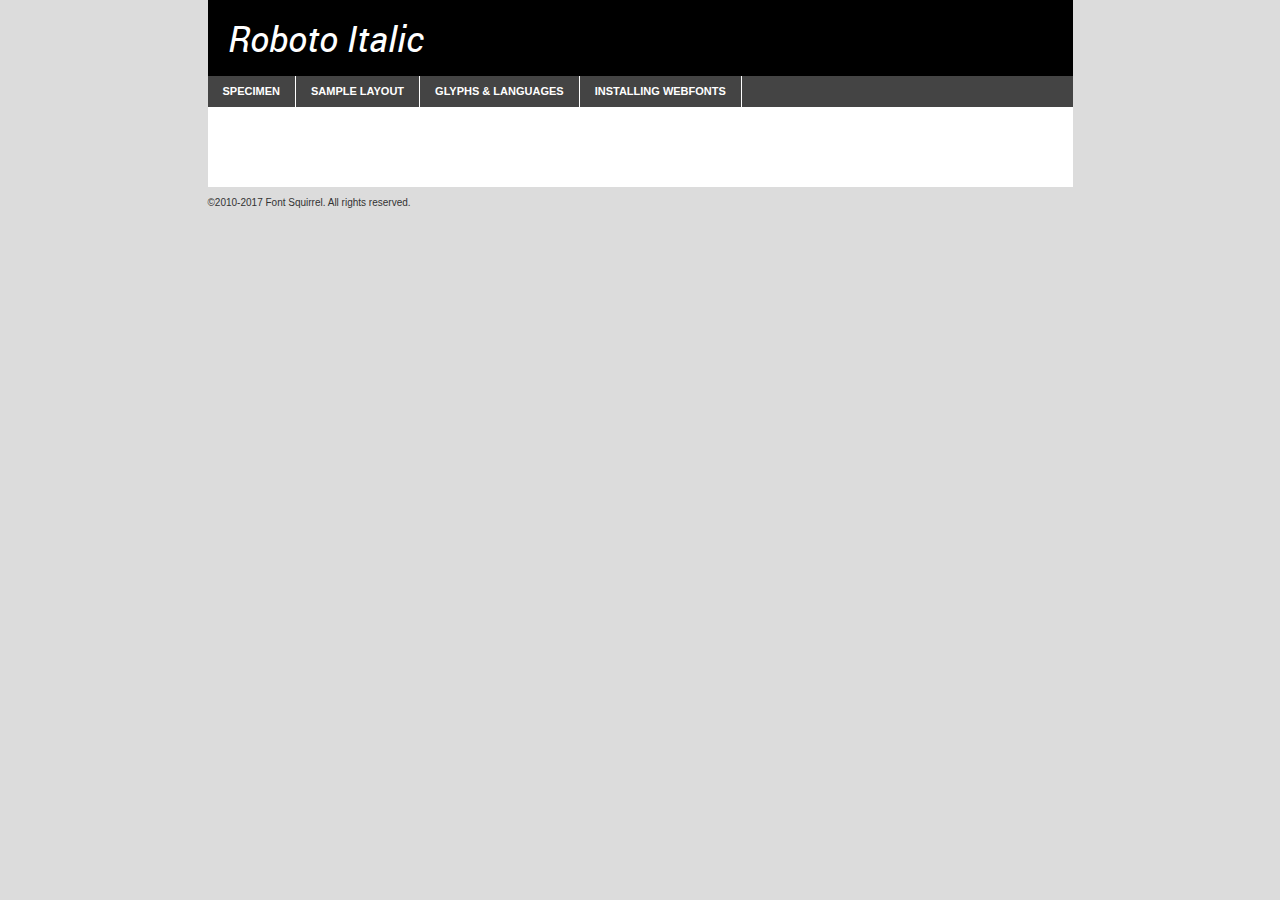
<file: fonts/FontSquirrel webfontkit/roboto-italic-demo.html>
<!DOCTYPE html PUBLIC "-//W3C//DTD XHTML 1.0 Transitional//EN"
        "http://www.w3.org/TR/xhtml1/DTD/xhtml1-transitional.dtd">

<html xmlns="http://www.w3.org/1999/xhtml" xml:lang="en" lang="en">
<head>
    <meta http-equiv="Content-Type" content="text/html; charset=utf-8"/>
    <script src="http://ajax.googleapis.com/ajax/libs/jquery/1.7.2/jquery.min.js" type="text/javascript" charset="utf-8"></script>
    <script type="text/javascript">
		(function($) {
			$.fn.easyTabs = function(option) {
				var param = jQuery.extend({ fadeSpeed: 'fast', defaultContent: 1, activeClass: 'active' }, option);
				$(this).each(function() {
					var thisId = '#' + this.id;
					if ( param.defaultContent == '' )
					{
						param.defaultContent = 1;
					}
					if ( typeof param.defaultContent == 'number' )
					{
						var defaultTab = $(thisId + ' .tabs li:eq(' + (param.defaultContent - 1) + ') a').attr('href').substr(1);
					}
					else
					{
						var defaultTab = param.defaultContent;
					}
					$(thisId + ' .tabs li a').each(function() {
						var tabToHide = $(this).attr('href').substr(1);
						$('#' + tabToHide).addClass('easytabs-tab-content');
					});
					hideAll();
					changeContent(defaultTab);

					function hideAll() {$(thisId + ' .easytabs-tab-content').hide();}

					function changeContent(tabId)
					{
						hideAll();
						$(thisId + ' .tabs li').removeClass(param.activeClass);
						$(thisId + ' .tabs li a[href=#' + tabId + ']').closest('li').addClass(param.activeClass);
						if ( param.fadeSpeed != 'none' )
						{
							$(thisId + ' #' + tabId).fadeIn(param.fadeSpeed);
						}
						else
						{
							$(thisId + ' #' + tabId).show();
						}
					}

					$(thisId + ' .tabs li').click(function() {
						var tabId = $(this).find('a').attr('href').substr(1);
						changeContent(tabId);
						return false;
					});
				});
			}
		})(jQuery);
    </script>
    <link rel="stylesheet" href="specimen_files/specimen_stylesheet.css" type="text/css" charset="utf-8"/>
    <link rel="stylesheet" href="stylesheet.css" type="text/css" charset="utf-8"/>

    <style type="text/css">
        		body {
			font-family: 'robotoitalic';
        		}

            </style>

    <title>Roboto Italic Specimen</title>


    <script type="text/javascript" charset="utf-8">
		$(document).ready(function() {
			$('#container').easyTabs({ defaultContent: 1 });
		});
    </script>
</head>

<body>
<div id="container">
    <div id="header">
		Roboto Italic    </div>
    <ul class="tabs">
        <li><a href="#specimen">Specimen</a></li>
        <li><a href="#layout">Sample Layout</a></li>
		        <li><a href="#glyphs">Glyphs &amp; Languages</a></li>
        <li><a href="#installing">Installing Webfonts</a></li>

    </ul>

    <div id="main_content">


        <div id="specimen">

            <div class="section">
                <div class="grid12 firstcol">
                    <div class="huge">AaBb</div>
                </div>
            </div>

            <div class="section">
                <div class="glyph_range">A&#x200B;B&#x200b;C&#x200b;D&#x200b;E&#x200b;F&#x200b;G&#x200b;H&#x200b;I&#x200b;J&#x200b;K&#x200b;L&#x200b;M&#x200b;N&#x200b;O&#x200b;P&#x200b;Q&#x200b;R&#x200b;S&#x200b;T&#x200b;U&#x200b;V&#x200b;W&#x200b;X&#x200b;Y&#x200b;Z&#x200b;a&#x200b;b&#x200b;c&#x200b;d&#x200b;e&#x200b;f&#x200b;g&#x200b;h&#x200b;i&#x200b;j&#x200b;k&#x200b;l&#x200b;m&#x200b;n&#x200b;o&#x200b;p&#x200b;q&#x200b;r&#x200b;s&#x200b;t&#x200b;u&#x200b;v&#x200b;w&#x200b;x&#x200b;y&#x200b;z&#x200b;1&#x200b;2&#x200b;3&#x200b;4&#x200b;5&#x200b;6&#x200b;7&#x200b;8&#x200b;9&#x200b;0&#x200b;&amp;&#x200b;.&#x200b;,&#x200b;?&#x200b;!&#x200b;&#64;&#x200b;(&#x200b;)&#x200b;#&#x200b;$&#x200b;%&#x200b;*&#x200b;+&#x200b;-&#x200b;=&#x200b;:&#x200b;;</div>
            </div>
            <div class="section">
                <div class="grid12 firstcol">
                    <table class="sample_table">
                        <tr>
                            <td>10</td>
                            <td class="size10">abcdefghijklmnopqrstuvwxyzABCDEFGHIJKLMNOPQRSTUVWXYZ0123456789abcdefghijklmnopqrstuvwxyzABCDEFGHIJKLMNOPQRSTUVWXYZ0123456789abcdefghijklmnopqrstuvwxyzABCDEFGHIJKLMNOPQRSTUVWXYZ</td>
                        </tr>
                        <tr>
                            <td>11</td>
                            <td class="size11">abcdefghijklmnopqrstuvwxyzABCDEFGHIJKLMNOPQRSTUVWXYZ0123456789abcdefghijklmnopqrstuvwxyzABCDEFGHIJKLMNOPQRSTUVWXYZ0123456789abcdefghijklmnopqrstuvwxyzABCDEFGHIJKLMNOPQRSTUVWXYZ</td>
                        </tr>
                        <tr>
                            <td>12</td>
                            <td class="size12">abcdefghijklmnopqrstuvwxyzABCDEFGHIJKLMNOPQRSTUVWXYZ0123456789abcdefghijklmnopqrstuvwxyzABCDEFGHIJKLMNOPQRSTUVWXYZ0123456789abcdefghijklmnopqrstuvwxyzABCDEFGHIJKLMNOPQRSTUVWXYZ</td>
                        </tr>
                        <tr>
                            <td>13</td>
                            <td class="size13">abcdefghijklmnopqrstuvwxyzABCDEFGHIJKLMNOPQRSTUVWXYZ0123456789abcdefghijklmnopqrstuvwxyzABCDEFGHIJKLMNOPQRSTUVWXYZ0123456789abcdefghijklmnopqrstuvwxyzABCDEFGHIJKLMNOPQRSTUVWXYZ</td>
                        </tr>
                        <tr>
                            <td>14</td>
                            <td class="size14">abcdefghijklmnopqrstuvwxyzABCDEFGHIJKLMNOPQRSTUVWXYZ0123456789abcdefghijklmnopqrstuvwxyzABCDEFGHIJKLMNOPQRSTUVWXYZ0123456789abcdefghijklmnopqrstuvwxyzABCDEFGHIJKLMNOPQRSTUVWXYZ</td>
                        </tr>
                        <tr>
                            <td>16</td>
                            <td class="size16">abcdefghijklmnopqrstuvwxyzABCDEFGHIJKLMNOPQRSTUVWXYZ0123456789abcdefghijklmnopqrstuvwxyzABCDEFGHIJKLMNOPQRSTUVWXYZ</td>
                        </tr>
                        <tr>
                            <td>18</td>
                            <td class="size18">abcdefghijklmnopqrstuvwxyzABCDEFGHIJKLMNOPQRSTUVWXYZ0123456789abcdefghijklmnopqrstuvwxyzABCDEFGHIJKLMNOPQRSTUVWXYZ</td>
                        </tr>
                        <tr>
                            <td>20</td>
                            <td class="size20">abcdefghijklmnopqrstuvwxyzABCDEFGHIJKLMNOPQRSTUVWXYZ0123456789abcdefghijklmnopqrstuvwxyzABCDEFGHIJKLMNOPQRSTUVWXYZ</td>
                        </tr>
                        <tr>
                            <td>24</td>
                            <td class="size24">abcdefghijklmnopqrstuvwxyzABCDEFGHIJKLMNOPQRSTUVWXYZ0123456789abcdefghijklmnopqrstuvwxyzABCDEFGHIJKLMNOPQRSTUVWXYZ</td>
                        </tr>
                        <tr>
                            <td>30</td>
                            <td class="size30">abcdefghijklmnopqrstuvwxyzABCDEFGHIJKLMNOPQRSTUVWXYZ0123456789abcdefghijklmnopqrstuvwxyzABCDEFGHIJKLMNOPQRSTUVWXYZ</td>
                        </tr>
                        <tr>
                            <td>36</td>
                            <td class="size36">abcdefghijklmnopqrstuvwxyzABCDEFGHIJKLMNOPQRSTUVWXYZ0123456789abcdefghijklmnopqrstuvwxyzABCDEFGHIJKLMNOPQRSTUVWXYZ</td>
                        </tr>
                        <tr>
                            <td>48</td>
                            <td class="size48">abcdefghijklmnopqrstuvwxyzABCDEFGHIJKLMNOPQRSTUVWXYZ0123456789abcdefghijklmnopqrstuvwxyzABCDEFGHIJKLMNOPQRSTUVWXYZ</td>
                        </tr>
                        <tr>
                            <td>60</td>
                            <td class="size60">abcdefghijklmnopqrstuvwxyzABCDEFGHIJKLMNOPQRSTUVWXYZ0123456789abcdefghijklmnopqrstuvwxyzABCDEFGHIJKLMNOPQRSTUVWXYZ</td>
                        </tr>
                        <tr>
                            <td>72</td>
                            <td class="size72">abcdefghijklmnopqrstuvwxyzABCDEFGHIJKLMNOPQRSTUVWXYZ0123456789abcdefghijklmnopqrstuvwxyzABCDEFGHIJKLMNOPQRSTUVWXYZ</td>
                        </tr>
                        <tr>
                            <td>90</td>
                            <td class="size90">abcdefghijklmnopqrstuvwxyzABCDEFGHIJKLMNOPQRSTUVWXYZ0123456789abcdefghijklmnopqrstuvwxyzABCDEFGHIJKLMNOPQRSTUVWXYZ</td>
                        </tr>
                    </table>

                </div>

            </div>


            <div class="section" id="bodycomparison">


                <div id="xheight">
                    <div class="fontbody">&#x25FC;&#x25FC;&#x25FC;&#x25FC;&#x25FC;&#x25FC;&#x25FC;&#x25FC;&#x25FC;&#x25FC;&#x25FC;&#x25FC;&#x25FC;&#x25FC;&#x25FC;&#x25FC;&#x25FC;&#x25FC;&#x25FC;&#x25FC;&#x25FC;&#x25FC;&#x25FC;&#x25FC;&#x25FC;&#x25FC;&#x25FC;&#x25FC;&#x25FC;&#x25FC;&#x25FC;&#x25FC;&#x25FC;&#x25FC;&#x25FC;&#x25FC;&#x25FC;&#x25FC;&#x25FC;&#x25FC;&#x25FC;&#x25FC;&#x25FC;&#x25FC;&#x25FC;&#x25FC;&#x25FC;&#x25FC;&#x25FC;&#x25FC;&#x25FC;&#x25FC;&#x25FC;&#x25FC;&#x25FC;&#x25FC;&#x25FC;&#x25FC;&#x25FC;&#x25FC;&#x25FC;&#x25FC;&#x25FC;&#x25FC;&#x25FC;&#x25FC;&#x25FC;&#x25FC;&#x25FC;&#x25FC;&#x25FC;&#x25FC;&#x25FC;&#x25FC;&#x25FC;&#x25FC;&#x25FC;&#x25FC;&#x25FC;&#x25FC;&#x25FC;&#x25FC;&#x25FC;&#x25FC;&#x25FC;&#x25FC;&#x25FC;&#x25FC;&#x25FC;&#x25FC;&#x25FC;&#x25FC;&#x25FC;&#x25FC;&#x25FC;&#x25FC;&#x25FC;&#x25FC;&#x25FC;body</div>
                    <div class="arialbody">body</div>
                    <div class="verdanabody">body</div>
                    <div class="georgiabody">body</div>
                </div>
                <div class="fontbody" style="z-index:1">
                    body<span>Roboto Italic</span>
                </div>
                <div class="arialbody" style="z-index:1">
                    body<span>Arial</span>
                </div>
                <div class="verdanabody" style="z-index:1">
                    body<span>Verdana</span>
                </div>
                <div class="georgiabody" style="z-index:1">
                    body<span>Georgia</span>
                </div>


            </div>


            <div class="section psample psample_row1" id="">

                <div class="grid2 firstcol">
                    <p class="size10"><span>10.</span>Aenean lacinia bibendum nulla sed consectetur. Fusce dapibus, tellus ac cursus commodo, tortor mauris condimentum nibh, ut fermentum massa justo sit amet risus. Nullam id dolor id nibh ultricies vehicula ut id elit. Cum sociis natoque penatibus et magnis dis parturient montes, nascetur ridiculus mus. Nulla vitae elit libero, a pharetra augue.</p>

                </div>
                <div class="grid3">
                    <p class="size11"><span>11.</span>Aenean lacinia bibendum nulla sed consectetur. Fusce dapibus, tellus ac cursus commodo, tortor mauris condimentum nibh, ut fermentum massa justo sit amet risus. Nullam id dolor id nibh ultricies vehicula ut id elit. Cum sociis natoque penatibus et magnis dis parturient montes, nascetur ridiculus mus. Nulla vitae elit libero, a pharetra augue.</p>

                </div>
                <div class="grid3">
                    <p class="size12"><span>12.</span>Aenean lacinia bibendum nulla sed consectetur. Fusce dapibus, tellus ac cursus commodo, tortor mauris condimentum nibh, ut fermentum massa justo sit amet risus. Nullam id dolor id nibh ultricies vehicula ut id elit. Cum sociis natoque penatibus et magnis dis parturient montes, nascetur ridiculus mus. Nulla vitae elit libero, a pharetra augue.</p>

                </div>
                <div class="grid4">
                    <p class="size13"><span>13.</span>Aenean lacinia bibendum nulla sed consectetur. Fusce dapibus, tellus ac cursus commodo, tortor mauris condimentum nibh, ut fermentum massa justo sit amet risus. Nullam id dolor id nibh ultricies vehicula ut id elit. Cum sociis natoque penatibus et magnis dis parturient montes, nascetur ridiculus mus. Nulla vitae elit libero, a pharetra augue.</p>

                </div>
                <div class="white_blend"></div>

            </div>
            <div class="section psample psample_row2" id="">
                <div class="grid3 firstcol">
                    <p class="size14"><span>14.</span>Aenean lacinia bibendum nulla sed consectetur. Fusce dapibus, tellus ac cursus commodo, tortor mauris condimentum nibh, ut fermentum massa justo sit amet risus. Nullam id dolor id nibh ultricies vehicula ut id elit. Cum sociis natoque penatibus et magnis dis parturient montes, nascetur ridiculus mus. Nulla vitae elit libero, a pharetra augue.</p>

                </div>
                <div class="grid4">
                    <p class="size16"><span>16.</span>Aenean lacinia bibendum nulla sed consectetur. Fusce dapibus, tellus ac cursus commodo, tortor mauris condimentum nibh, ut fermentum massa justo sit amet risus. Nullam id dolor id nibh ultricies vehicula ut id elit. Cum sociis natoque penatibus et magnis dis parturient montes, nascetur ridiculus mus. Nulla vitae elit libero, a pharetra augue.</p>

                </div>
                <div class="grid5">
                    <p class="size18"><span>18.</span>Aenean lacinia bibendum nulla sed consectetur. Fusce dapibus, tellus ac cursus commodo, tortor mauris condimentum nibh, ut fermentum massa justo sit amet risus. Nullam id dolor id nibh ultricies vehicula ut id elit. Cum sociis natoque penatibus et magnis dis parturient montes, nascetur ridiculus mus. Nulla vitae elit libero, a pharetra augue.</p>

                </div>

                <div class="white_blend"></div>

            </div>

            <div class="section psample psample_row3" id="">
                <div class="grid5 firstcol">
                    <p class="size20"><span>20.</span>Aenean lacinia bibendum nulla sed consectetur. Fusce dapibus, tellus ac cursus commodo, tortor mauris condimentum nibh, ut fermentum massa justo sit amet risus. Nullam id dolor id nibh ultricies vehicula ut id elit. Cum sociis natoque penatibus et magnis dis parturient montes, nascetur ridiculus mus. Nulla vitae elit libero, a pharetra augue.</p>
                </div>
                <div class="grid7">
                    <p class="size24"><span>24.</span>Aenean lacinia bibendum nulla sed consectetur. Fusce dapibus, tellus ac cursus commodo, tortor mauris condimentum nibh, ut fermentum massa justo sit amet risus. Nullam id dolor id nibh ultricies vehicula ut id elit. Cum sociis natoque penatibus et magnis dis parturient montes, nascetur ridiculus mus. Nulla vitae elit libero, a pharetra augue.</p>
                </div>

                <div class="white_blend"></div>

            </div>

            <div class="section psample psample_row4" id="">
                <div class="grid12 firstcol">
                    <p class="size30"><span>30.</span>Aenean lacinia bibendum nulla sed consectetur. Fusce dapibus, tellus ac cursus commodo, tortor mauris condimentum nibh, ut fermentum massa justo sit amet risus. Nullam id dolor id nibh ultricies vehicula ut id elit. Cum sociis natoque penatibus et magnis dis parturient montes, nascetur ridiculus mus. Nulla vitae elit libero, a pharetra augue.</p>
                </div>
                <div class="white_blend"></div>

            </div>


            <div class="section psample psample_row1 fullreverse">
                <div class="grid2 firstcol">
                    <p class="size10"><span>10.</span>Aenean lacinia bibendum nulla sed consectetur. Fusce dapibus, tellus ac cursus commodo, tortor mauris condimentum nibh, ut fermentum massa justo sit amet risus. Nullam id dolor id nibh ultricies vehicula ut id elit. Cum sociis natoque penatibus et magnis dis parturient montes, nascetur ridiculus mus. Nulla vitae elit libero, a pharetra augue.</p>

                </div>
                <div class="grid3">
                    <p class="size11"><span>11.</span>Aenean lacinia bibendum nulla sed consectetur. Fusce dapibus, tellus ac cursus commodo, tortor mauris condimentum nibh, ut fermentum massa justo sit amet risus. Nullam id dolor id nibh ultricies vehicula ut id elit. Cum sociis natoque penatibus et magnis dis parturient montes, nascetur ridiculus mus. Nulla vitae elit libero, a pharetra augue.</p>

                </div>
                <div class="grid3">
                    <p class="size12"><span>12.</span>Aenean lacinia bibendum nulla sed consectetur. Fusce dapibus, tellus ac cursus commodo, tortor mauris condimentum nibh, ut fermentum massa justo sit amet risus. Nullam id dolor id nibh ultricies vehicula ut id elit. Cum sociis natoque penatibus et magnis dis parturient montes, nascetur ridiculus mus. Nulla vitae elit libero, a pharetra augue.</p>

                </div>
                <div class="grid4">
                    <p class="size13"><span>13.</span>Aenean lacinia bibendum nulla sed consectetur. Fusce dapibus, tellus ac cursus commodo, tortor mauris condimentum nibh, ut fermentum massa justo sit amet risus. Nullam id dolor id nibh ultricies vehicula ut id elit. Cum sociis natoque penatibus et magnis dis parturient montes, nascetur ridiculus mus. Nulla vitae elit libero, a pharetra augue.</p>

                </div>
                <div class="black_blend"></div>

            </div>

            <div class="section psample psample_row2 fullreverse">
                <div class="grid3 firstcol">
                    <p class="size14"><span>14.</span>Aenean lacinia bibendum nulla sed consectetur. Fusce dapibus, tellus ac cursus commodo, tortor mauris condimentum nibh, ut fermentum massa justo sit amet risus. Nullam id dolor id nibh ultricies vehicula ut id elit. Cum sociis natoque penatibus et magnis dis parturient montes, nascetur ridiculus mus. Nulla vitae elit libero, a pharetra augue.</p>

                </div>
                <div class="grid4">
                    <p class="size16"><span>16.</span>Aenean lacinia bibendum nulla sed consectetur. Fusce dapibus, tellus ac cursus commodo, tortor mauris condimentum nibh, ut fermentum massa justo sit amet risus. Nullam id dolor id nibh ultricies vehicula ut id elit. Cum sociis natoque penatibus et magnis dis parturient montes, nascetur ridiculus mus. Nulla vitae elit libero, a pharetra augue.</p>

                </div>
                <div class="grid5">
                    <p class="size18"><span>18.</span>Aenean lacinia bibendum nulla sed consectetur. Fusce dapibus, tellus ac cursus commodo, tortor mauris condimentum nibh, ut fermentum massa justo sit amet risus. Nullam id dolor id nibh ultricies vehicula ut id elit. Cum sociis natoque penatibus et magnis dis parturient montes, nascetur ridiculus mus. Nulla vitae elit libero, a pharetra augue.</p>

                </div>
                <div class="black_blend"></div>

            </div>

            <div class="section psample fullreverse psample_row3" id="">
                <div class="grid5 firstcol">
                    <p class="size20"><span>20.</span>Aenean lacinia bibendum nulla sed consectetur. Fusce dapibus, tellus ac cursus commodo, tortor mauris condimentum nibh, ut fermentum massa justo sit amet risus. Nullam id dolor id nibh ultricies vehicula ut id elit. Cum sociis natoque penatibus et magnis dis parturient montes, nascetur ridiculus mus. Nulla vitae elit libero, a pharetra augue.</p>
                </div>
                <div class="grid7">
                    <p class="size24"><span>24.</span>Aenean lacinia bibendum nulla sed consectetur. Fusce dapibus, tellus ac cursus commodo, tortor mauris condimentum nibh, ut fermentum massa justo sit amet risus. Nullam id dolor id nibh ultricies vehicula ut id elit. Cum sociis natoque penatibus et magnis dis parturient montes, nascetur ridiculus mus. Nulla vitae elit libero, a pharetra augue.</p>
                </div>

                <div class="black_blend"></div>

            </div>

            <div class="section psample fullreverse psample_row4" id="" style="border-bottom: 20px #000 solid;">
                <div class="grid12 firstcol">
                    <p class="size30"><span>30.</span>Aenean lacinia bibendum nulla sed consectetur. Fusce dapibus, tellus ac cursus commodo, tortor mauris condimentum nibh, ut fermentum massa justo sit amet risus. Nullam id dolor id nibh ultricies vehicula ut id elit. Cum sociis natoque penatibus et magnis dis parturient montes, nascetur ridiculus mus. Nulla vitae elit libero, a pharetra augue.</p>
                </div>
                <div class="black_blend"></div>

            </div>


        </div>

        <div id="layout">

            <div class="section">

                <div class="grid12 firstcol">
                    <h1>Lorem Ipsum Dolor</h1>
                    <h2>Etiam porta sem malesuada magna mollis euismod</h2>

                    <p class="byline">By <a href="#link">Aenean Lacinia</a></p>
                </div>
            </div>
            <div class="section">
                <div class="grid8 firstcol">
                    <p class="large">Donec sed odio dui. Morbi leo risus, porta ac consectetur ac, vestibulum at eros. Fusce dapibus, tellus ac cursus commodo, tortor mauris condimentum nibh, ut fermentum massa justo sit amet risus. </p>


                    <h3>Pellentesque ornare sem</h3>

                    <p>Maecenas sed diam eget risus varius blandit sit amet non magna. Maecenas faucibus mollis interdum. Donec ullamcorper nulla non metus auctor fringilla. Nullam id dolor id nibh ultricies vehicula ut id elit. Nullam id dolor id nibh ultricies vehicula ut id elit. </p>

                    <p>Aenean eu leo quam. Pellentesque ornare sem lacinia quam venenatis vestibulum. Lorem ipsum dolor sit amet, consectetur adipiscing elit. Cum sociis natoque penatibus et magnis dis parturient montes, nascetur ridiculus mus. </p>

                    <p>Nulla vitae elit libero, a pharetra augue. Praesent commodo cursus magna, vel scelerisque nisl consectetur et. Aenean lacinia bibendum nulla sed consectetur. </p>

                    <p>Nullam quis risus eget urna mollis ornare vel eu leo. Nullam quis risus eget urna mollis ornare vel eu leo. Maecenas sed diam eget risus varius blandit sit amet non magna. Donec ullamcorper nulla non metus auctor fringilla. </p>

                    <h3>Cras mattis consectetur</h3>

                    <p>Aenean eu leo quam. Pellentesque ornare sem lacinia quam venenatis vestibulum. Aenean lacinia bibendum nulla sed consectetur. Integer posuere erat a ante venenatis dapibus posuere velit aliquet. Cras mattis consectetur purus sit amet fermentum. </p>

                    <p>Nullam id dolor id nibh ultricies vehicula ut id elit. Nullam quis risus eget urna mollis ornare vel eu leo. Cras mattis consectetur purus sit amet fermentum.</p>
                </div>

                <div class="grid4 sidebar">

                    <div class="box reverse">
                        <p class="last">Nullam quis risus eget urna mollis ornare vel eu leo. Donec ullamcorper nulla non metus auctor fringilla. Cras mattis consectetur purus sit amet fermentum. Sed posuere consectetur est at lobortis. Lorem ipsum dolor sit amet, consectetur adipiscing elit. </p>
                    </div>

                    <p class="caption">Maecenas sed diam eget risus varius.</p>

                    <p>Vestibulum id ligula porta felis euismod semper. Integer posuere erat a ante venenatis dapibus posuere velit aliquet. Vestibulum id ligula porta felis euismod semper. Sed posuere consectetur est at lobortis. Maecenas sed diam eget risus varius blandit sit amet non magna. Fusce dapibus, tellus ac cursus commodo, tortor mauris condimentum nibh, ut fermentum massa justo sit amet risus. </p>


                    <p>Duis mollis, est non commodo luctus, nisi erat porttitor ligula, eget lacinia odio sem nec elit. Aenean lacinia bibendum nulla sed consectetur. Vivamus sagittis lacus vel augue laoreet rutrum faucibus dolor auctor. Aenean lacinia bibendum nulla sed consectetur. Nullam quis risus eget urna mollis ornare vel eu leo. </p>

                    <p>Praesent commodo cursus magna, vel scelerisque nisl consectetur et. Donec ullamcorper nulla non metus auctor fringilla. Maecenas faucibus mollis interdum. Fusce dapibus, tellus ac cursus commodo, tortor mauris condimentum nibh, ut fermentum massa justo sit amet risus. </p>

                </div>
            </div>

        </div>


		

        <div id="glyphs">
            <div class="section">
                <div class="grid12 firstcol">

                    <h1>Language Support</h1>
                    <p>The subset of Roboto Italic in this kit supports the following languages:<br/>

						Albanian, Basque, Breton, Chamorro, Danish, Dutch, English, Faroese, Finnish, French, Frisian, Galician, German, Icelandic, Italian, Malagasy, Norwegian, Portuguese, Spanish, Alsatian, Aragonese, Arapaho, Arrernte, Asturian, Aymara, Bislama, Cebuano, Corsican, Fijian, French_creole, Genoese, Gilbertese, Greenlandic, Haitian_creole, Hiligaynon, Hmong, Hopi, Ibanag, Iloko_ilokano, Indonesian, Interglossa_glosa, Interlingua, Irish_gaelic, Jerriais, Lojban, Lombard, Luxembourgeois, Manx, Mohawk, Norfolk_pitcairnese, Occitan, Oromo, Pangasinan, Papiamento, Piedmontese, Potawatomi, Rhaeto-romance, Romansh, Rotokas, Sami_lule, Samoan, Sardinian, Scots_gaelic, Seychelles_creole, Shona, Sicilian, Somali, Southern_ndebele, Swahili, Swati_swazi, Tagalog_filipino_pilipino, Tetum, Tok_pisin, Uyghur_latinized, Volapuk, Walloon, Warlpiri, Xhosa, Yapese, Zulu, Latinbasic, Ubasic, Demo                    </p>
                    <h1>Glyph Chart</h1>
                    <p>The subset of Roboto Italic in this kit includes all the glyphs listed below. Unicode entities are included above each glyph to help you insert individual characters into your layout.</p>
                    <div id="glyph_chart">

																																	                                <div><p>&amp;#13;</p>&#13;</div>
																				                                <div><p>&amp;#32;</p>&#32;</div>
																				                                <div><p>&amp;#33;</p>&#33;</div>
																				                                <div><p>&amp;#34;</p>&#34;</div>
																				                                <div><p>&amp;#35;</p>&#35;</div>
																				                                <div><p>&amp;#36;</p>&#36;</div>
																				                                <div><p>&amp;#37;</p>&#37;</div>
																				                                <div><p>&amp;#38;</p>&#38;</div>
																				                                <div><p>&amp;#39;</p>&#39;</div>
																				                                <div><p>&amp;#40;</p>&#40;</div>
																				                                <div><p>&amp;#41;</p>&#41;</div>
																				                                <div><p>&amp;#42;</p>&#42;</div>
																				                                <div><p>&amp;#43;</p>&#43;</div>
																				                                <div><p>&amp;#44;</p>&#44;</div>
																				                                <div><p>&amp;#45;</p>&#45;</div>
																				                                <div><p>&amp;#46;</p>&#46;</div>
																				                                <div><p>&amp;#47;</p>&#47;</div>
																				                                <div><p>&amp;#48;</p>&#48;</div>
																				                                <div><p>&amp;#49;</p>&#49;</div>
																				                                <div><p>&amp;#50;</p>&#50;</div>
																				                                <div><p>&amp;#51;</p>&#51;</div>
																				                                <div><p>&amp;#52;</p>&#52;</div>
																				                                <div><p>&amp;#53;</p>&#53;</div>
																				                                <div><p>&amp;#54;</p>&#54;</div>
																				                                <div><p>&amp;#55;</p>&#55;</div>
																				                                <div><p>&amp;#56;</p>&#56;</div>
																				                                <div><p>&amp;#57;</p>&#57;</div>
																				                                <div><p>&amp;#58;</p>&#58;</div>
																				                                <div><p>&amp;#59;</p>&#59;</div>
																				                                <div><p>&amp;#60;</p>&#60;</div>
																				                                <div><p>&amp;#61;</p>&#61;</div>
																				                                <div><p>&amp;#62;</p>&#62;</div>
																				                                <div><p>&amp;#63;</p>&#63;</div>
																				                                <div><p>&amp;#64;</p>&#64;</div>
																				                                <div><p>&amp;#65;</p>&#65;</div>
																				                                <div><p>&amp;#66;</p>&#66;</div>
																				                                <div><p>&amp;#67;</p>&#67;</div>
																				                                <div><p>&amp;#68;</p>&#68;</div>
																				                                <div><p>&amp;#69;</p>&#69;</div>
																				                                <div><p>&amp;#70;</p>&#70;</div>
																				                                <div><p>&amp;#71;</p>&#71;</div>
																				                                <div><p>&amp;#72;</p>&#72;</div>
																				                                <div><p>&amp;#73;</p>&#73;</div>
																				                                <div><p>&amp;#74;</p>&#74;</div>
																				                                <div><p>&amp;#75;</p>&#75;</div>
																				                                <div><p>&amp;#76;</p>&#76;</div>
																				                                <div><p>&amp;#77;</p>&#77;</div>
																				                                <div><p>&amp;#78;</p>&#78;</div>
																				                                <div><p>&amp;#79;</p>&#79;</div>
																				                                <div><p>&amp;#80;</p>&#80;</div>
																				                                <div><p>&amp;#81;</p>&#81;</div>
																				                                <div><p>&amp;#82;</p>&#82;</div>
																				                                <div><p>&amp;#83;</p>&#83;</div>
																				                                <div><p>&amp;#84;</p>&#84;</div>
																				                                <div><p>&amp;#85;</p>&#85;</div>
																				                                <div><p>&amp;#86;</p>&#86;</div>
																				                                <div><p>&amp;#87;</p>&#87;</div>
																				                                <div><p>&amp;#88;</p>&#88;</div>
																				                                <div><p>&amp;#89;</p>&#89;</div>
																				                                <div><p>&amp;#90;</p>&#90;</div>
																				                                <div><p>&amp;#91;</p>&#91;</div>
																				                                <div><p>&amp;#92;</p>&#92;</div>
																				                                <div><p>&amp;#93;</p>&#93;</div>
																				                                <div><p>&amp;#94;</p>&#94;</div>
																				                                <div><p>&amp;#95;</p>&#95;</div>
																				                                <div><p>&amp;#96;</p>&#96;</div>
																				                                <div><p>&amp;#97;</p>&#97;</div>
																				                                <div><p>&amp;#98;</p>&#98;</div>
																				                                <div><p>&amp;#99;</p>&#99;</div>
																				                                <div><p>&amp;#100;</p>&#100;</div>
																				                                <div><p>&amp;#101;</p>&#101;</div>
																				                                <div><p>&amp;#102;</p>&#102;</div>
																				                                <div><p>&amp;#103;</p>&#103;</div>
																				                                <div><p>&amp;#104;</p>&#104;</div>
																				                                <div><p>&amp;#105;</p>&#105;</div>
																				                                <div><p>&amp;#106;</p>&#106;</div>
																				                                <div><p>&amp;#107;</p>&#107;</div>
																				                                <div><p>&amp;#108;</p>&#108;</div>
																				                                <div><p>&amp;#109;</p>&#109;</div>
																				                                <div><p>&amp;#110;</p>&#110;</div>
																				                                <div><p>&amp;#111;</p>&#111;</div>
																				                                <div><p>&amp;#112;</p>&#112;</div>
																				                                <div><p>&amp;#113;</p>&#113;</div>
																				                                <div><p>&amp;#114;</p>&#114;</div>
																				                                <div><p>&amp;#115;</p>&#115;</div>
																				                                <div><p>&amp;#116;</p>&#116;</div>
																				                                <div><p>&amp;#117;</p>&#117;</div>
																				                                <div><p>&amp;#118;</p>&#118;</div>
																				                                <div><p>&amp;#119;</p>&#119;</div>
																				                                <div><p>&amp;#120;</p>&#120;</div>
																				                                <div><p>&amp;#121;</p>&#121;</div>
																				                                <div><p>&amp;#122;</p>&#122;</div>
																				                                <div><p>&amp;#123;</p>&#123;</div>
																				                                <div><p>&amp;#124;</p>&#124;</div>
																				                                <div><p>&amp;#125;</p>&#125;</div>
																				                                <div><p>&amp;#126;</p>&#126;</div>
																				                                <div><p>&amp;#160;</p>&#160;</div>
																				                                <div><p>&amp;#161;</p>&#161;</div>
																				                                <div><p>&amp;#162;</p>&#162;</div>
																				                                <div><p>&amp;#163;</p>&#163;</div>
																				                                <div><p>&amp;#164;</p>&#164;</div>
																				                                <div><p>&amp;#165;</p>&#165;</div>
																				                                <div><p>&amp;#166;</p>&#166;</div>
																				                                <div><p>&amp;#167;</p>&#167;</div>
																				                                <div><p>&amp;#168;</p>&#168;</div>
																				                                <div><p>&amp;#169;</p>&#169;</div>
																				                                <div><p>&amp;#170;</p>&#170;</div>
																				                                <div><p>&amp;#171;</p>&#171;</div>
																				                                <div><p>&amp;#172;</p>&#172;</div>
																				                                <div><p>&amp;#173;</p>&#173;</div>
																				                                <div><p>&amp;#174;</p>&#174;</div>
																				                                <div><p>&amp;#175;</p>&#175;</div>
																				                                <div><p>&amp;#176;</p>&#176;</div>
																				                                <div><p>&amp;#177;</p>&#177;</div>
																				                                <div><p>&amp;#178;</p>&#178;</div>
																				                                <div><p>&amp;#179;</p>&#179;</div>
																				                                <div><p>&amp;#180;</p>&#180;</div>
																				                                <div><p>&amp;#181;</p>&#181;</div>
																				                                <div><p>&amp;#182;</p>&#182;</div>
																				                                <div><p>&amp;#183;</p>&#183;</div>
																				                                <div><p>&amp;#184;</p>&#184;</div>
																				                                <div><p>&amp;#185;</p>&#185;</div>
																				                                <div><p>&amp;#186;</p>&#186;</div>
																				                                <div><p>&amp;#187;</p>&#187;</div>
																				                                <div><p>&amp;#188;</p>&#188;</div>
																				                                <div><p>&amp;#189;</p>&#189;</div>
																				                                <div><p>&amp;#190;</p>&#190;</div>
																				                                <div><p>&amp;#191;</p>&#191;</div>
																				                                <div><p>&amp;#192;</p>&#192;</div>
																				                                <div><p>&amp;#193;</p>&#193;</div>
																				                                <div><p>&amp;#194;</p>&#194;</div>
																				                                <div><p>&amp;#195;</p>&#195;</div>
																				                                <div><p>&amp;#196;</p>&#196;</div>
																				                                <div><p>&amp;#197;</p>&#197;</div>
																				                                <div><p>&amp;#198;</p>&#198;</div>
																				                                <div><p>&amp;#199;</p>&#199;</div>
																				                                <div><p>&amp;#200;</p>&#200;</div>
																				                                <div><p>&amp;#201;</p>&#201;</div>
																				                                <div><p>&amp;#202;</p>&#202;</div>
																				                                <div><p>&amp;#203;</p>&#203;</div>
																				                                <div><p>&amp;#204;</p>&#204;</div>
																				                                <div><p>&amp;#205;</p>&#205;</div>
																				                                <div><p>&amp;#206;</p>&#206;</div>
																				                                <div><p>&amp;#207;</p>&#207;</div>
																				                                <div><p>&amp;#208;</p>&#208;</div>
																				                                <div><p>&amp;#209;</p>&#209;</div>
																				                                <div><p>&amp;#210;</p>&#210;</div>
																				                                <div><p>&amp;#211;</p>&#211;</div>
																				                                <div><p>&amp;#212;</p>&#212;</div>
																				                                <div><p>&amp;#213;</p>&#213;</div>
																				                                <div><p>&amp;#214;</p>&#214;</div>
																				                                <div><p>&amp;#215;</p>&#215;</div>
																				                                <div><p>&amp;#216;</p>&#216;</div>
																				                                <div><p>&amp;#217;</p>&#217;</div>
																				                                <div><p>&amp;#218;</p>&#218;</div>
																				                                <div><p>&amp;#219;</p>&#219;</div>
																				                                <div><p>&amp;#220;</p>&#220;</div>
																				                                <div><p>&amp;#221;</p>&#221;</div>
																				                                <div><p>&amp;#222;</p>&#222;</div>
																				                                <div><p>&amp;#223;</p>&#223;</div>
																				                                <div><p>&amp;#224;</p>&#224;</div>
																				                                <div><p>&amp;#225;</p>&#225;</div>
																				                                <div><p>&amp;#226;</p>&#226;</div>
																				                                <div><p>&amp;#227;</p>&#227;</div>
																				                                <div><p>&amp;#228;</p>&#228;</div>
																				                                <div><p>&amp;#229;</p>&#229;</div>
																				                                <div><p>&amp;#230;</p>&#230;</div>
																				                                <div><p>&amp;#231;</p>&#231;</div>
																				                                <div><p>&amp;#232;</p>&#232;</div>
																				                                <div><p>&amp;#233;</p>&#233;</div>
																				                                <div><p>&amp;#234;</p>&#234;</div>
																				                                <div><p>&amp;#235;</p>&#235;</div>
																				                                <div><p>&amp;#236;</p>&#236;</div>
																				                                <div><p>&amp;#237;</p>&#237;</div>
																				                                <div><p>&amp;#238;</p>&#238;</div>
																				                                <div><p>&amp;#239;</p>&#239;</div>
																				                                <div><p>&amp;#240;</p>&#240;</div>
																				                                <div><p>&amp;#241;</p>&#241;</div>
																				                                <div><p>&amp;#242;</p>&#242;</div>
																				                                <div><p>&amp;#243;</p>&#243;</div>
																				                                <div><p>&amp;#244;</p>&#244;</div>
																				                                <div><p>&amp;#245;</p>&#245;</div>
																				                                <div><p>&amp;#246;</p>&#246;</div>
																				                                <div><p>&amp;#247;</p>&#247;</div>
																				                                <div><p>&amp;#248;</p>&#248;</div>
																				                                <div><p>&amp;#249;</p>&#249;</div>
																				                                <div><p>&amp;#250;</p>&#250;</div>
																				                                <div><p>&amp;#251;</p>&#251;</div>
																				                                <div><p>&amp;#252;</p>&#252;</div>
																				                                <div><p>&amp;#253;</p>&#253;</div>
																				                                <div><p>&amp;#254;</p>&#254;</div>
																				                                <div><p>&amp;#255;</p>&#255;</div>
																				                                <div><p>&amp;#338;</p>&#338;</div>
																				                                <div><p>&amp;#339;</p>&#339;</div>
																				                                <div><p>&amp;#376;</p>&#376;</div>
																				                                <div><p>&amp;#710;</p>&#710;</div>
																				                                <div><p>&amp;#732;</p>&#732;</div>
																				                                <div><p>&amp;#8192;</p>&#8192;</div>
																				                                <div><p>&amp;#8193;</p>&#8193;</div>
																				                                <div><p>&amp;#8194;</p>&#8194;</div>
																				                                <div><p>&amp;#8195;</p>&#8195;</div>
																				                                <div><p>&amp;#8196;</p>&#8196;</div>
																				                                <div><p>&amp;#8197;</p>&#8197;</div>
																				                                <div><p>&amp;#8198;</p>&#8198;</div>
																				                                <div><p>&amp;#8199;</p>&#8199;</div>
																				                                <div><p>&amp;#8200;</p>&#8200;</div>
																				                                <div><p>&amp;#8201;</p>&#8201;</div>
																				                                <div><p>&amp;#8202;</p>&#8202;</div>
																				                                <div><p>&amp;#8208;</p>&#8208;</div>
																				                                <div><p>&amp;#8209;</p>&#8209;</div>
																				                                <div><p>&amp;#8210;</p>&#8210;</div>
																				                                <div><p>&amp;#8211;</p>&#8211;</div>
																				                                <div><p>&amp;#8212;</p>&#8212;</div>
																				                                <div><p>&amp;#8216;</p>&#8216;</div>
																				                                <div><p>&amp;#8217;</p>&#8217;</div>
																				                                <div><p>&amp;#8218;</p>&#8218;</div>
																				                                <div><p>&amp;#8220;</p>&#8220;</div>
																				                                <div><p>&amp;#8221;</p>&#8221;</div>
																				                                <div><p>&amp;#8222;</p>&#8222;</div>
																				                                <div><p>&amp;#8226;</p>&#8226;</div>
																				                                <div><p>&amp;#8230;</p>&#8230;</div>
																				                                <div><p>&amp;#8239;</p>&#8239;</div>
																				                                <div><p>&amp;#8249;</p>&#8249;</div>
																				                                <div><p>&amp;#8250;</p>&#8250;</div>
																				                                <div><p>&amp;#8287;</p>&#8287;</div>
																				                                <div><p>&amp;#8364;</p>&#8364;</div>
																				                                <div><p>&amp;#8482;</p>&#8482;</div>
																				                                <div><p>&amp;#9724;</p>&#9724;</div>
																				                                <div><p>&amp;#64257;</p>&#64257;</div>
																				                                <div><p>&amp;#64258;</p>&#64258;</div>
																				                                <div><p>&amp;#64259;</p>&#64259;</div>
																				                                <div><p>&amp;#64260;</p>&#64260;</div>
																																													                    </div>
                </div>


            </div>
        </div>


        <div id="specs">

        </div>

        <div id="installing">
            <div class="section">
                <div class="grid7 firstcol">
                    <h1>Installing Webfonts</h1>

                    <p>Webfonts are supported by all major browser platforms but not all in the same way. There are currently four different font formats that must be included in order to target all browsers. This includes TTF, WOFF, EOT and SVG.</p>

                    <h2>1. Upload your webfonts</h2>
                    <p>You must upload your webfont kit to your website. They should be in or near the same directory as your CSS files.</p>

                    <h2>2. Include the webfont stylesheet</h2>
                    <p>A special CSS @font-face declaration helps the various browsers select the appropriate font it needs without causing you a bunch of headaches. Learn more about this syntax by reading the <a href="https://www.fontspring.com/blog/further-hardening-of-the-bulletproof-syntax">Fontspring blog post</a> about it. The code for it is as follows:</p>


                    <code>
                        @font-face{
                        font-family: 'MyWebFont';
                        src: url('WebFont.eot');
                        src: url('WebFont.eot?#iefix') format('embedded-opentype'),
                        url('WebFont.woff') format('woff'),
                        url('WebFont.ttf') format('truetype'),
                        url('WebFont.svg#webfont') format('svg');
                        }
                    </code>

                    <p>We've already gone ahead and generated the code for you. All you have to do is link to the stylesheet in your HTML, like this:</p>
                    <code>&lt;link rel=&quot;stylesheet&quot; href=&quot;stylesheet.css&quot; type=&quot;text/css&quot; charset=&quot;utf-8&quot; /&gt;</code>

                    <h2>3. Modify your own stylesheet</h2>
                    <p>To take advantage of your new fonts, you must tell your stylesheet to use them. Look at the original @font-face declaration above and find the property called "font-family." The name linked there will be what you use to reference the font. Prepend that webfont name to the font stack in the "font-family" property, inside the selector you want to change. For example:</p>
                    <code>p { font-family: 'WebFont', Arial, sans-serif; }</code>

                    <h2>4. Test</h2>
                    <p>Getting webfonts to work cross-browser <em>can</em> be tricky. Use the information in the sidebar to help you if you find that fonts aren't loading in a particular browser.</p>
                </div>

                <div class="grid5 sidebar">
                    <div class="box">
                        <h2>Troubleshooting<br/>Font-Face Problems</h2>
                        <p>Having trouble getting your webfonts to load in your new website? Here are some tips to sort out what might be the problem.</p>

                        <h3>Fonts not showing in any browser</h3>

                        <p>This sounds like you need to work on the plumbing. You either did not upload the fonts to the correct directory, or you did not link the fonts properly in the CSS. If you've confirmed that all this is correct and you still have a problem, take a look at your .htaccess file and see if requests are getting intercepted.</p>

                        <h3>Fonts not loading in iPhone or iPad</h3>

                        <p>The most common problem here is that you are serving the fonts from an IIS server. IIS refuses to serve files that have unknown MIME types. If that is the case, you must set the MIME type for SVG to "image/svg+xml" in the server settings. Follow these instructions from Microsoft if you need help.</p>

                        <h3>Fonts not loading in Firefox</h3>

                        <p>The primary reason for this failure? You are still using a version Firefox older than 3.5. So upgrade already! If that isn't it, then you are very likely serving fonts from a different domain. Firefox requires that all font assets be served from the same domain. Lastly it is possible that you need to add WOFF to your list of MIME types (if you are serving via IIS.)</p>

                        <h3>Fonts not loading in IE</h3>

                        <p>Are you looking at Internet Explorer on an actual Windows machine or are you cheating by using a service like Adobe BrowserLab? Many of these screenshot services do not render @font-face for IE. Best to test it on a real machine.</p>

                        <h3>Fonts not loading in IE9</h3>

                        <p>IE9, like Firefox, requires that fonts be served from the same domain as the website. Make sure that is the case.</p>
                    </div>
                </div>
            </div>

        </div>

    </div>
    <div id="footer">
        <p>&copy;2010-2017 Font Squirrel. All rights reserved.</p>
    </div>
</div>
</body>
</html>
</file>
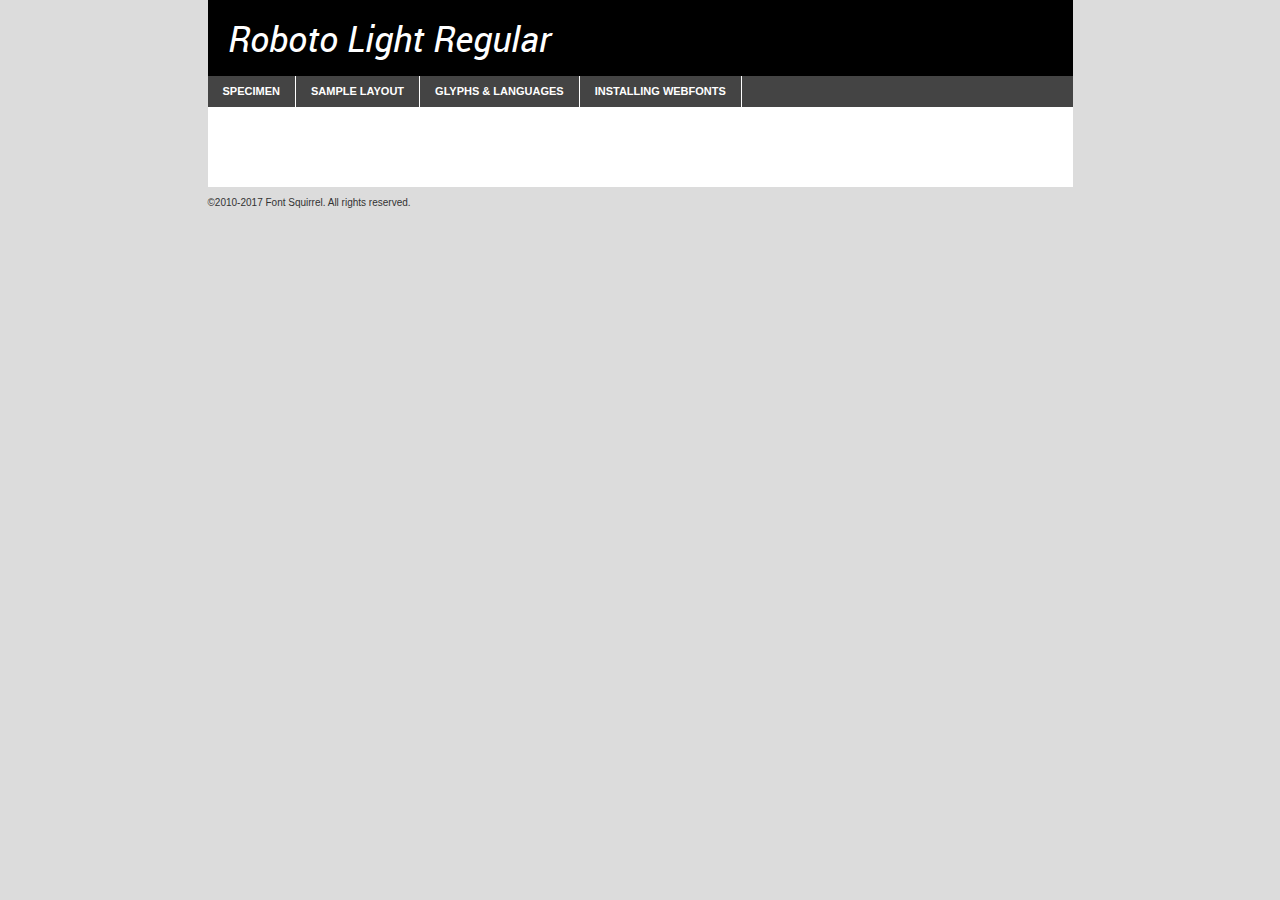
<file: fonts/FontSquirrel webfontkit/roboto-light-demo.html>
<!DOCTYPE html PUBLIC "-//W3C//DTD XHTML 1.0 Transitional//EN"
        "http://www.w3.org/TR/xhtml1/DTD/xhtml1-transitional.dtd">

<html xmlns="http://www.w3.org/1999/xhtml" xml:lang="en" lang="en">
<head>
    <meta http-equiv="Content-Type" content="text/html; charset=utf-8"/>
    <script src="http://ajax.googleapis.com/ajax/libs/jquery/1.7.2/jquery.min.js" type="text/javascript" charset="utf-8"></script>
    <script type="text/javascript">
		(function($) {
			$.fn.easyTabs = function(option) {
				var param = jQuery.extend({ fadeSpeed: 'fast', defaultContent: 1, activeClass: 'active' }, option);
				$(this).each(function() {
					var thisId = '#' + this.id;
					if ( param.defaultContent == '' )
					{
						param.defaultContent = 1;
					}
					if ( typeof param.defaultContent == 'number' )
					{
						var defaultTab = $(thisId + ' .tabs li:eq(' + (param.defaultContent - 1) + ') a').attr('href').substr(1);
					}
					else
					{
						var defaultTab = param.defaultContent;
					}
					$(thisId + ' .tabs li a').each(function() {
						var tabToHide = $(this).attr('href').substr(1);
						$('#' + tabToHide).addClass('easytabs-tab-content');
					});
					hideAll();
					changeContent(defaultTab);

					function hideAll() {$(thisId + ' .easytabs-tab-content').hide();}

					function changeContent(tabId)
					{
						hideAll();
						$(thisId + ' .tabs li').removeClass(param.activeClass);
						$(thisId + ' .tabs li a[href=#' + tabId + ']').closest('li').addClass(param.activeClass);
						if ( param.fadeSpeed != 'none' )
						{
							$(thisId + ' #' + tabId).fadeIn(param.fadeSpeed);
						}
						else
						{
							$(thisId + ' #' + tabId).show();
						}
					}

					$(thisId + ' .tabs li').click(function() {
						var tabId = $(this).find('a').attr('href').substr(1);
						changeContent(tabId);
						return false;
					});
				});
			}
		})(jQuery);
    </script>
    <link rel="stylesheet" href="specimen_files/specimen_stylesheet.css" type="text/css" charset="utf-8"/>
    <link rel="stylesheet" href="stylesheet.css" type="text/css" charset="utf-8"/>

    <style type="text/css">
        		body {
			font-family: 'robotoitalic';
        		}

            </style>

    <title>Roboto Light Regular Specimen</title>


    <script type="text/javascript" charset="utf-8">
		$(document).ready(function() {
			$('#container').easyTabs({ defaultContent: 1 });
		});
    </script>
</head>

<body>
<div id="container">
    <div id="header">
		Roboto Light Regular    </div>
    <ul class="tabs">
        <li><a href="#specimen">Specimen</a></li>
        <li><a href="#layout">Sample Layout</a></li>
		        <li><a href="#glyphs">Glyphs &amp; Languages</a></li>
        <li><a href="#installing">Installing Webfonts</a></li>

    </ul>

    <div id="main_content">


        <div id="specimen">

            <div class="section">
                <div class="grid12 firstcol">
                    <div class="huge">AaBb</div>
                </div>
            </div>

            <div class="section">
                <div class="glyph_range">A&#x200B;B&#x200b;C&#x200b;D&#x200b;E&#x200b;F&#x200b;G&#x200b;H&#x200b;I&#x200b;J&#x200b;K&#x200b;L&#x200b;M&#x200b;N&#x200b;O&#x200b;P&#x200b;Q&#x200b;R&#x200b;S&#x200b;T&#x200b;U&#x200b;V&#x200b;W&#x200b;X&#x200b;Y&#x200b;Z&#x200b;a&#x200b;b&#x200b;c&#x200b;d&#x200b;e&#x200b;f&#x200b;g&#x200b;h&#x200b;i&#x200b;j&#x200b;k&#x200b;l&#x200b;m&#x200b;n&#x200b;o&#x200b;p&#x200b;q&#x200b;r&#x200b;s&#x200b;t&#x200b;u&#x200b;v&#x200b;w&#x200b;x&#x200b;y&#x200b;z&#x200b;1&#x200b;2&#x200b;3&#x200b;4&#x200b;5&#x200b;6&#x200b;7&#x200b;8&#x200b;9&#x200b;0&#x200b;&amp;&#x200b;.&#x200b;,&#x200b;?&#x200b;!&#x200b;&#64;&#x200b;(&#x200b;)&#x200b;#&#x200b;$&#x200b;%&#x200b;*&#x200b;+&#x200b;-&#x200b;=&#x200b;:&#x200b;;</div>
            </div>
            <div class="section">
                <div class="grid12 firstcol">
                    <table class="sample_table">
                        <tr>
                            <td>10</td>
                            <td class="size10">abcdefghijklmnopqrstuvwxyzABCDEFGHIJKLMNOPQRSTUVWXYZ0123456789abcdefghijklmnopqrstuvwxyzABCDEFGHIJKLMNOPQRSTUVWXYZ0123456789abcdefghijklmnopqrstuvwxyzABCDEFGHIJKLMNOPQRSTUVWXYZ</td>
                        </tr>
                        <tr>
                            <td>11</td>
                            <td class="size11">abcdefghijklmnopqrstuvwxyzABCDEFGHIJKLMNOPQRSTUVWXYZ0123456789abcdefghijklmnopqrstuvwxyzABCDEFGHIJKLMNOPQRSTUVWXYZ0123456789abcdefghijklmnopqrstuvwxyzABCDEFGHIJKLMNOPQRSTUVWXYZ</td>
                        </tr>
                        <tr>
                            <td>12</td>
                            <td class="size12">abcdefghijklmnopqrstuvwxyzABCDEFGHIJKLMNOPQRSTUVWXYZ0123456789abcdefghijklmnopqrstuvwxyzABCDEFGHIJKLMNOPQRSTUVWXYZ0123456789abcdefghijklmnopqrstuvwxyzABCDEFGHIJKLMNOPQRSTUVWXYZ</td>
                        </tr>
                        <tr>
                            <td>13</td>
                            <td class="size13">abcdefghijklmnopqrstuvwxyzABCDEFGHIJKLMNOPQRSTUVWXYZ0123456789abcdefghijklmnopqrstuvwxyzABCDEFGHIJKLMNOPQRSTUVWXYZ0123456789abcdefghijklmnopqrstuvwxyzABCDEFGHIJKLMNOPQRSTUVWXYZ</td>
                        </tr>
                        <tr>
                            <td>14</td>
                            <td class="size14">abcdefghijklmnopqrstuvwxyzABCDEFGHIJKLMNOPQRSTUVWXYZ0123456789abcdefghijklmnopqrstuvwxyzABCDEFGHIJKLMNOPQRSTUVWXYZ0123456789abcdefghijklmnopqrstuvwxyzABCDEFGHIJKLMNOPQRSTUVWXYZ</td>
                        </tr>
                        <tr>
                            <td>16</td>
                            <td class="size16">abcdefghijklmnopqrstuvwxyzABCDEFGHIJKLMNOPQRSTUVWXYZ0123456789abcdefghijklmnopqrstuvwxyzABCDEFGHIJKLMNOPQRSTUVWXYZ</td>
                        </tr>
                        <tr>
                            <td>18</td>
                            <td class="size18">abcdefghijklmnopqrstuvwxyzABCDEFGHIJKLMNOPQRSTUVWXYZ0123456789abcdefghijklmnopqrstuvwxyzABCDEFGHIJKLMNOPQRSTUVWXYZ</td>
                        </tr>
                        <tr>
                            <td>20</td>
                            <td class="size20">abcdefghijklmnopqrstuvwxyzABCDEFGHIJKLMNOPQRSTUVWXYZ0123456789abcdefghijklmnopqrstuvwxyzABCDEFGHIJKLMNOPQRSTUVWXYZ</td>
                        </tr>
                        <tr>
                            <td>24</td>
                            <td class="size24">abcdefghijklmnopqrstuvwxyzABCDEFGHIJKLMNOPQRSTUVWXYZ0123456789abcdefghijklmnopqrstuvwxyzABCDEFGHIJKLMNOPQRSTUVWXYZ</td>
                        </tr>
                        <tr>
                            <td>30</td>
                            <td class="size30">abcdefghijklmnopqrstuvwxyzABCDEFGHIJKLMNOPQRSTUVWXYZ0123456789abcdefghijklmnopqrstuvwxyzABCDEFGHIJKLMNOPQRSTUVWXYZ</td>
                        </tr>
                        <tr>
                            <td>36</td>
                            <td class="size36">abcdefghijklmnopqrstuvwxyzABCDEFGHIJKLMNOPQRSTUVWXYZ0123456789abcdefghijklmnopqrstuvwxyzABCDEFGHIJKLMNOPQRSTUVWXYZ</td>
                        </tr>
                        <tr>
                            <td>48</td>
                            <td class="size48">abcdefghijklmnopqrstuvwxyzABCDEFGHIJKLMNOPQRSTUVWXYZ0123456789abcdefghijklmnopqrstuvwxyzABCDEFGHIJKLMNOPQRSTUVWXYZ</td>
                        </tr>
                        <tr>
                            <td>60</td>
                            <td class="size60">abcdefghijklmnopqrstuvwxyzABCDEFGHIJKLMNOPQRSTUVWXYZ0123456789abcdefghijklmnopqrstuvwxyzABCDEFGHIJKLMNOPQRSTUVWXYZ</td>
                        </tr>
                        <tr>
                            <td>72</td>
                            <td class="size72">abcdefghijklmnopqrstuvwxyzABCDEFGHIJKLMNOPQRSTUVWXYZ0123456789abcdefghijklmnopqrstuvwxyzABCDEFGHIJKLMNOPQRSTUVWXYZ</td>
                        </tr>
                        <tr>
                            <td>90</td>
                            <td class="size90">abcdefghijklmnopqrstuvwxyzABCDEFGHIJKLMNOPQRSTUVWXYZ0123456789abcdefghijklmnopqrstuvwxyzABCDEFGHIJKLMNOPQRSTUVWXYZ</td>
                        </tr>
                    </table>

                </div>

            </div>


            <div class="section" id="bodycomparison">


                <div id="xheight">
                    <div class="fontbody">&#x25FC;&#x25FC;&#x25FC;&#x25FC;&#x25FC;&#x25FC;&#x25FC;&#x25FC;&#x25FC;&#x25FC;&#x25FC;&#x25FC;&#x25FC;&#x25FC;&#x25FC;&#x25FC;&#x25FC;&#x25FC;&#x25FC;&#x25FC;&#x25FC;&#x25FC;&#x25FC;&#x25FC;&#x25FC;&#x25FC;&#x25FC;&#x25FC;&#x25FC;&#x25FC;&#x25FC;&#x25FC;&#x25FC;&#x25FC;&#x25FC;&#x25FC;&#x25FC;&#x25FC;&#x25FC;&#x25FC;&#x25FC;&#x25FC;&#x25FC;&#x25FC;&#x25FC;&#x25FC;&#x25FC;&#x25FC;&#x25FC;&#x25FC;&#x25FC;&#x25FC;&#x25FC;&#x25FC;&#x25FC;&#x25FC;&#x25FC;&#x25FC;&#x25FC;&#x25FC;&#x25FC;&#x25FC;&#x25FC;&#x25FC;&#x25FC;&#x25FC;&#x25FC;&#x25FC;&#x25FC;&#x25FC;&#x25FC;&#x25FC;&#x25FC;&#x25FC;&#x25FC;&#x25FC;&#x25FC;&#x25FC;&#x25FC;&#x25FC;&#x25FC;&#x25FC;&#x25FC;&#x25FC;&#x25FC;&#x25FC;&#x25FC;&#x25FC;&#x25FC;&#x25FC;&#x25FC;&#x25FC;&#x25FC;&#x25FC;&#x25FC;&#x25FC;&#x25FC;&#x25FC;&#x25FC;body</div>
                    <div class="arialbody">body</div>
                    <div class="verdanabody">body</div>
                    <div class="georgiabody">body</div>
                </div>
                <div class="fontbody" style="z-index:1">
                    body<span>Roboto Light Regular</span>
                </div>
                <div class="arialbody" style="z-index:1">
                    body<span>Arial</span>
                </div>
                <div class="verdanabody" style="z-index:1">
                    body<span>Verdana</span>
                </div>
                <div class="georgiabody" style="z-index:1">
                    body<span>Georgia</span>
                </div>


            </div>


            <div class="section psample psample_row1" id="">

                <div class="grid2 firstcol">
                    <p class="size10"><span>10.</span>Aenean lacinia bibendum nulla sed consectetur. Fusce dapibus, tellus ac cursus commodo, tortor mauris condimentum nibh, ut fermentum massa justo sit amet risus. Nullam id dolor id nibh ultricies vehicula ut id elit. Cum sociis natoque penatibus et magnis dis parturient montes, nascetur ridiculus mus. Nulla vitae elit libero, a pharetra augue.</p>

                </div>
                <div class="grid3">
                    <p class="size11"><span>11.</span>Aenean lacinia bibendum nulla sed consectetur. Fusce dapibus, tellus ac cursus commodo, tortor mauris condimentum nibh, ut fermentum massa justo sit amet risus. Nullam id dolor id nibh ultricies vehicula ut id elit. Cum sociis natoque penatibus et magnis dis parturient montes, nascetur ridiculus mus. Nulla vitae elit libero, a pharetra augue.</p>

                </div>
                <div class="grid3">
                    <p class="size12"><span>12.</span>Aenean lacinia bibendum nulla sed consectetur. Fusce dapibus, tellus ac cursus commodo, tortor mauris condimentum nibh, ut fermentum massa justo sit amet risus. Nullam id dolor id nibh ultricies vehicula ut id elit. Cum sociis natoque penatibus et magnis dis parturient montes, nascetur ridiculus mus. Nulla vitae elit libero, a pharetra augue.</p>

                </div>
                <div class="grid4">
                    <p class="size13"><span>13.</span>Aenean lacinia bibendum nulla sed consectetur. Fusce dapibus, tellus ac cursus commodo, tortor mauris condimentum nibh, ut fermentum massa justo sit amet risus. Nullam id dolor id nibh ultricies vehicula ut id elit. Cum sociis natoque penatibus et magnis dis parturient montes, nascetur ridiculus mus. Nulla vitae elit libero, a pharetra augue.</p>

                </div>
                <div class="white_blend"></div>

            </div>
            <div class="section psample psample_row2" id="">
                <div class="grid3 firstcol">
                    <p class="size14"><span>14.</span>Aenean lacinia bibendum nulla sed consectetur. Fusce dapibus, tellus ac cursus commodo, tortor mauris condimentum nibh, ut fermentum massa justo sit amet risus. Nullam id dolor id nibh ultricies vehicula ut id elit. Cum sociis natoque penatibus et magnis dis parturient montes, nascetur ridiculus mus. Nulla vitae elit libero, a pharetra augue.</p>

                </div>
                <div class="grid4">
                    <p class="size16"><span>16.</span>Aenean lacinia bibendum nulla sed consectetur. Fusce dapibus, tellus ac cursus commodo, tortor mauris condimentum nibh, ut fermentum massa justo sit amet risus. Nullam id dolor id nibh ultricies vehicula ut id elit. Cum sociis natoque penatibus et magnis dis parturient montes, nascetur ridiculus mus. Nulla vitae elit libero, a pharetra augue.</p>

                </div>
                <div class="grid5">
                    <p class="size18"><span>18.</span>Aenean lacinia bibendum nulla sed consectetur. Fusce dapibus, tellus ac cursus commodo, tortor mauris condimentum nibh, ut fermentum massa justo sit amet risus. Nullam id dolor id nibh ultricies vehicula ut id elit. Cum sociis natoque penatibus et magnis dis parturient montes, nascetur ridiculus mus. Nulla vitae elit libero, a pharetra augue.</p>

                </div>

                <div class="white_blend"></div>

            </div>

            <div class="section psample psample_row3" id="">
                <div class="grid5 firstcol">
                    <p class="size20"><span>20.</span>Aenean lacinia bibendum nulla sed consectetur. Fusce dapibus, tellus ac cursus commodo, tortor mauris condimentum nibh, ut fermentum massa justo sit amet risus. Nullam id dolor id nibh ultricies vehicula ut id elit. Cum sociis natoque penatibus et magnis dis parturient montes, nascetur ridiculus mus. Nulla vitae elit libero, a pharetra augue.</p>
                </div>
                <div class="grid7">
                    <p class="size24"><span>24.</span>Aenean lacinia bibendum nulla sed consectetur. Fusce dapibus, tellus ac cursus commodo, tortor mauris condimentum nibh, ut fermentum massa justo sit amet risus. Nullam id dolor id nibh ultricies vehicula ut id elit. Cum sociis natoque penatibus et magnis dis parturient montes, nascetur ridiculus mus. Nulla vitae elit libero, a pharetra augue.</p>
                </div>

                <div class="white_blend"></div>

            </div>

            <div class="section psample psample_row4" id="">
                <div class="grid12 firstcol">
                    <p class="size30"><span>30.</span>Aenean lacinia bibendum nulla sed consectetur. Fusce dapibus, tellus ac cursus commodo, tortor mauris condimentum nibh, ut fermentum massa justo sit amet risus. Nullam id dolor id nibh ultricies vehicula ut id elit. Cum sociis natoque penatibus et magnis dis parturient montes, nascetur ridiculus mus. Nulla vitae elit libero, a pharetra augue.</p>
                </div>
                <div class="white_blend"></div>

            </div>


            <div class="section psample psample_row1 fullreverse">
                <div class="grid2 firstcol">
                    <p class="size10"><span>10.</span>Aenean lacinia bibendum nulla sed consectetur. Fusce dapibus, tellus ac cursus commodo, tortor mauris condimentum nibh, ut fermentum massa justo sit amet risus. Nullam id dolor id nibh ultricies vehicula ut id elit. Cum sociis natoque penatibus et magnis dis parturient montes, nascetur ridiculus mus. Nulla vitae elit libero, a pharetra augue.</p>

                </div>
                <div class="grid3">
                    <p class="size11"><span>11.</span>Aenean lacinia bibendum nulla sed consectetur. Fusce dapibus, tellus ac cursus commodo, tortor mauris condimentum nibh, ut fermentum massa justo sit amet risus. Nullam id dolor id nibh ultricies vehicula ut id elit. Cum sociis natoque penatibus et magnis dis parturient montes, nascetur ridiculus mus. Nulla vitae elit libero, a pharetra augue.</p>

                </div>
                <div class="grid3">
                    <p class="size12"><span>12.</span>Aenean lacinia bibendum nulla sed consectetur. Fusce dapibus, tellus ac cursus commodo, tortor mauris condimentum nibh, ut fermentum massa justo sit amet risus. Nullam id dolor id nibh ultricies vehicula ut id elit. Cum sociis natoque penatibus et magnis dis parturient montes, nascetur ridiculus mus. Nulla vitae elit libero, a pharetra augue.</p>

                </div>
                <div class="grid4">
                    <p class="size13"><span>13.</span>Aenean lacinia bibendum nulla sed consectetur. Fusce dapibus, tellus ac cursus commodo, tortor mauris condimentum nibh, ut fermentum massa justo sit amet risus. Nullam id dolor id nibh ultricies vehicula ut id elit. Cum sociis natoque penatibus et magnis dis parturient montes, nascetur ridiculus mus. Nulla vitae elit libero, a pharetra augue.</p>

                </div>
                <div class="black_blend"></div>

            </div>

            <div class="section psample psample_row2 fullreverse">
                <div class="grid3 firstcol">
                    <p class="size14"><span>14.</span>Aenean lacinia bibendum nulla sed consectetur. Fusce dapibus, tellus ac cursus commodo, tortor mauris condimentum nibh, ut fermentum massa justo sit amet risus. Nullam id dolor id nibh ultricies vehicula ut id elit. Cum sociis natoque penatibus et magnis dis parturient montes, nascetur ridiculus mus. Nulla vitae elit libero, a pharetra augue.</p>

                </div>
                <div class="grid4">
                    <p class="size16"><span>16.</span>Aenean lacinia bibendum nulla sed consectetur. Fusce dapibus, tellus ac cursus commodo, tortor mauris condimentum nibh, ut fermentum massa justo sit amet risus. Nullam id dolor id nibh ultricies vehicula ut id elit. Cum sociis natoque penatibus et magnis dis parturient montes, nascetur ridiculus mus. Nulla vitae elit libero, a pharetra augue.</p>

                </div>
                <div class="grid5">
                    <p class="size18"><span>18.</span>Aenean lacinia bibendum nulla sed consectetur. Fusce dapibus, tellus ac cursus commodo, tortor mauris condimentum nibh, ut fermentum massa justo sit amet risus. Nullam id dolor id nibh ultricies vehicula ut id elit. Cum sociis natoque penatibus et magnis dis parturient montes, nascetur ridiculus mus. Nulla vitae elit libero, a pharetra augue.</p>

                </div>
                <div class="black_blend"></div>

            </div>

            <div class="section psample fullreverse psample_row3" id="">
                <div class="grid5 firstcol">
                    <p class="size20"><span>20.</span>Aenean lacinia bibendum nulla sed consectetur. Fusce dapibus, tellus ac cursus commodo, tortor mauris condimentum nibh, ut fermentum massa justo sit amet risus. Nullam id dolor id nibh ultricies vehicula ut id elit. Cum sociis natoque penatibus et magnis dis parturient montes, nascetur ridiculus mus. Nulla vitae elit libero, a pharetra augue.</p>
                </div>
                <div class="grid7">
                    <p class="size24"><span>24.</span>Aenean lacinia bibendum nulla sed consectetur. Fusce dapibus, tellus ac cursus commodo, tortor mauris condimentum nibh, ut fermentum massa justo sit amet risus. Nullam id dolor id nibh ultricies vehicula ut id elit. Cum sociis natoque penatibus et magnis dis parturient montes, nascetur ridiculus mus. Nulla vitae elit libero, a pharetra augue.</p>
                </div>

                <div class="black_blend"></div>

            </div>

            <div class="section psample fullreverse psample_row4" id="" style="border-bottom: 20px #000 solid;">
                <div class="grid12 firstcol">
                    <p class="size30"><span>30.</span>Aenean lacinia bibendum nulla sed consectetur. Fusce dapibus, tellus ac cursus commodo, tortor mauris condimentum nibh, ut fermentum massa justo sit amet risus. Nullam id dolor id nibh ultricies vehicula ut id elit. Cum sociis natoque penatibus et magnis dis parturient montes, nascetur ridiculus mus. Nulla vitae elit libero, a pharetra augue.</p>
                </div>
                <div class="black_blend"></div>

            </div>


        </div>

        <div id="layout">

            <div class="section">

                <div class="grid12 firstcol">
                    <h1>Lorem Ipsum Dolor</h1>
                    <h2>Etiam porta sem malesuada magna mollis euismod</h2>

                    <p class="byline">By <a href="#link">Aenean Lacinia</a></p>
                </div>
            </div>
            <div class="section">
                <div class="grid8 firstcol">
                    <p class="large">Donec sed odio dui. Morbi leo risus, porta ac consectetur ac, vestibulum at eros. Fusce dapibus, tellus ac cursus commodo, tortor mauris condimentum nibh, ut fermentum massa justo sit amet risus. </p>


                    <h3>Pellentesque ornare sem</h3>

                    <p>Maecenas sed diam eget risus varius blandit sit amet non magna. Maecenas faucibus mollis interdum. Donec ullamcorper nulla non metus auctor fringilla. Nullam id dolor id nibh ultricies vehicula ut id elit. Nullam id dolor id nibh ultricies vehicula ut id elit. </p>

                    <p>Aenean eu leo quam. Pellentesque ornare sem lacinia quam venenatis vestibulum. Lorem ipsum dolor sit amet, consectetur adipiscing elit. Cum sociis natoque penatibus et magnis dis parturient montes, nascetur ridiculus mus. </p>

                    <p>Nulla vitae elit libero, a pharetra augue. Praesent commodo cursus magna, vel scelerisque nisl consectetur et. Aenean lacinia bibendum nulla sed consectetur. </p>

                    <p>Nullam quis risus eget urna mollis ornare vel eu leo. Nullam quis risus eget urna mollis ornare vel eu leo. Maecenas sed diam eget risus varius blandit sit amet non magna. Donec ullamcorper nulla non metus auctor fringilla. </p>

                    <h3>Cras mattis consectetur</h3>

                    <p>Aenean eu leo quam. Pellentesque ornare sem lacinia quam venenatis vestibulum. Aenean lacinia bibendum nulla sed consectetur. Integer posuere erat a ante venenatis dapibus posuere velit aliquet. Cras mattis consectetur purus sit amet fermentum. </p>

                    <p>Nullam id dolor id nibh ultricies vehicula ut id elit. Nullam quis risus eget urna mollis ornare vel eu leo. Cras mattis consectetur purus sit amet fermentum.</p>
                </div>

                <div class="grid4 sidebar">

                    <div class="box reverse">
                        <p class="last">Nullam quis risus eget urna mollis ornare vel eu leo. Donec ullamcorper nulla non metus auctor fringilla. Cras mattis consectetur purus sit amet fermentum. Sed posuere consectetur est at lobortis. Lorem ipsum dolor sit amet, consectetur adipiscing elit. </p>
                    </div>

                    <p class="caption">Maecenas sed diam eget risus varius.</p>

                    <p>Vestibulum id ligula porta felis euismod semper. Integer posuere erat a ante venenatis dapibus posuere velit aliquet. Vestibulum id ligula porta felis euismod semper. Sed posuere consectetur est at lobortis. Maecenas sed diam eget risus varius blandit sit amet non magna. Fusce dapibus, tellus ac cursus commodo, tortor mauris condimentum nibh, ut fermentum massa justo sit amet risus. </p>


                    <p>Duis mollis, est non commodo luctus, nisi erat porttitor ligula, eget lacinia odio sem nec elit. Aenean lacinia bibendum nulla sed consectetur. Vivamus sagittis lacus vel augue laoreet rutrum faucibus dolor auctor. Aenean lacinia bibendum nulla sed consectetur. Nullam quis risus eget urna mollis ornare vel eu leo. </p>

                    <p>Praesent commodo cursus magna, vel scelerisque nisl consectetur et. Donec ullamcorper nulla non metus auctor fringilla. Maecenas faucibus mollis interdum. Fusce dapibus, tellus ac cursus commodo, tortor mauris condimentum nibh, ut fermentum massa justo sit amet risus. </p>

                </div>
            </div>

        </div>


		

        <div id="glyphs">
            <div class="section">
                <div class="grid12 firstcol">

                    <h1>Language Support</h1>
                    <p>The subset of Roboto Light Regular in this kit supports the following languages:<br/>

						Albanian, Basque, Breton, Chamorro, Danish, Dutch, English, Faroese, Finnish, French, Frisian, Galician, German, Icelandic, Italian, Malagasy, Norwegian, Portuguese, Spanish, Alsatian, Aragonese, Arapaho, Arrernte, Asturian, Aymara, Bislama, Cebuano, Corsican, Fijian, French_creole, Genoese, Gilbertese, Greenlandic, Haitian_creole, Hiligaynon, Hmong, Hopi, Ibanag, Iloko_ilokano, Indonesian, Interglossa_glosa, Interlingua, Irish_gaelic, Jerriais, Lojban, Lombard, Luxembourgeois, Manx, Mohawk, Norfolk_pitcairnese, Occitan, Oromo, Pangasinan, Papiamento, Piedmontese, Potawatomi, Rhaeto-romance, Romansh, Rotokas, Sami_lule, Samoan, Sardinian, Scots_gaelic, Seychelles_creole, Shona, Sicilian, Somali, Southern_ndebele, Swahili, Swati_swazi, Tagalog_filipino_pilipino, Tetum, Tok_pisin, Uyghur_latinized, Volapuk, Walloon, Warlpiri, Xhosa, Yapese, Zulu, Latinbasic, Ubasic, Demo                    </p>
                    <h1>Glyph Chart</h1>
                    <p>The subset of Roboto Light Regular in this kit includes all the glyphs listed below. Unicode entities are included above each glyph to help you insert individual characters into your layout.</p>
                    <div id="glyph_chart">

																																	                                <div><p>&amp;#13;</p>&#13;</div>
																				                                <div><p>&amp;#32;</p>&#32;</div>
																				                                <div><p>&amp;#33;</p>&#33;</div>
																				                                <div><p>&amp;#34;</p>&#34;</div>
																				                                <div><p>&amp;#35;</p>&#35;</div>
																				                                <div><p>&amp;#36;</p>&#36;</div>
																				                                <div><p>&amp;#37;</p>&#37;</div>
																				                                <div><p>&amp;#38;</p>&#38;</div>
																				                                <div><p>&amp;#39;</p>&#39;</div>
																				                                <div><p>&amp;#40;</p>&#40;</div>
																				                                <div><p>&amp;#41;</p>&#41;</div>
																				                                <div><p>&amp;#42;</p>&#42;</div>
																				                                <div><p>&amp;#43;</p>&#43;</div>
																				                                <div><p>&amp;#44;</p>&#44;</div>
																				                                <div><p>&amp;#45;</p>&#45;</div>
																				                                <div><p>&amp;#46;</p>&#46;</div>
																				                                <div><p>&amp;#47;</p>&#47;</div>
																				                                <div><p>&amp;#48;</p>&#48;</div>
																				                                <div><p>&amp;#49;</p>&#49;</div>
																				                                <div><p>&amp;#50;</p>&#50;</div>
																				                                <div><p>&amp;#51;</p>&#51;</div>
																				                                <div><p>&amp;#52;</p>&#52;</div>
																				                                <div><p>&amp;#53;</p>&#53;</div>
																				                                <div><p>&amp;#54;</p>&#54;</div>
																				                                <div><p>&amp;#55;</p>&#55;</div>
																				                                <div><p>&amp;#56;</p>&#56;</div>
																				                                <div><p>&amp;#57;</p>&#57;</div>
																				                                <div><p>&amp;#58;</p>&#58;</div>
																				                                <div><p>&amp;#59;</p>&#59;</div>
																				                                <div><p>&amp;#60;</p>&#60;</div>
																				                                <div><p>&amp;#61;</p>&#61;</div>
																				                                <div><p>&amp;#62;</p>&#62;</div>
																				                                <div><p>&amp;#63;</p>&#63;</div>
																				                                <div><p>&amp;#64;</p>&#64;</div>
																				                                <div><p>&amp;#65;</p>&#65;</div>
																				                                <div><p>&amp;#66;</p>&#66;</div>
																				                                <div><p>&amp;#67;</p>&#67;</div>
																				                                <div><p>&amp;#68;</p>&#68;</div>
																				                                <div><p>&amp;#69;</p>&#69;</div>
																				                                <div><p>&amp;#70;</p>&#70;</div>
																				                                <div><p>&amp;#71;</p>&#71;</div>
																				                                <div><p>&amp;#72;</p>&#72;</div>
																				                                <div><p>&amp;#73;</p>&#73;</div>
																				                                <div><p>&amp;#74;</p>&#74;</div>
																				                                <div><p>&amp;#75;</p>&#75;</div>
																				                                <div><p>&amp;#76;</p>&#76;</div>
																				                                <div><p>&amp;#77;</p>&#77;</div>
																				                                <div><p>&amp;#78;</p>&#78;</div>
																				                                <div><p>&amp;#79;</p>&#79;</div>
																				                                <div><p>&amp;#80;</p>&#80;</div>
																				                                <div><p>&amp;#81;</p>&#81;</div>
																				                                <div><p>&amp;#82;</p>&#82;</div>
																				                                <div><p>&amp;#83;</p>&#83;</div>
																				                                <div><p>&amp;#84;</p>&#84;</div>
																				                                <div><p>&amp;#85;</p>&#85;</div>
																				                                <div><p>&amp;#86;</p>&#86;</div>
																				                                <div><p>&amp;#87;</p>&#87;</div>
																				                                <div><p>&amp;#88;</p>&#88;</div>
																				                                <div><p>&amp;#89;</p>&#89;</div>
																				                                <div><p>&amp;#90;</p>&#90;</div>
																				                                <div><p>&amp;#91;</p>&#91;</div>
																				                                <div><p>&amp;#92;</p>&#92;</div>
																				                                <div><p>&amp;#93;</p>&#93;</div>
																				                                <div><p>&amp;#94;</p>&#94;</div>
																				                                <div><p>&amp;#95;</p>&#95;</div>
																				                                <div><p>&amp;#96;</p>&#96;</div>
																				                                <div><p>&amp;#97;</p>&#97;</div>
																				                                <div><p>&amp;#98;</p>&#98;</div>
																				                                <div><p>&amp;#99;</p>&#99;</div>
																				                                <div><p>&amp;#100;</p>&#100;</div>
																				                                <div><p>&amp;#101;</p>&#101;</div>
																				                                <div><p>&amp;#102;</p>&#102;</div>
																				                                <div><p>&amp;#103;</p>&#103;</div>
																				                                <div><p>&amp;#104;</p>&#104;</div>
																				                                <div><p>&amp;#105;</p>&#105;</div>
																				                                <div><p>&amp;#106;</p>&#106;</div>
																				                                <div><p>&amp;#107;</p>&#107;</div>
																				                                <div><p>&amp;#108;</p>&#108;</div>
																				                                <div><p>&amp;#109;</p>&#109;</div>
																				                                <div><p>&amp;#110;</p>&#110;</div>
																				                                <div><p>&amp;#111;</p>&#111;</div>
																				                                <div><p>&amp;#112;</p>&#112;</div>
																				                                <div><p>&amp;#113;</p>&#113;</div>
																				                                <div><p>&amp;#114;</p>&#114;</div>
																				                                <div><p>&amp;#115;</p>&#115;</div>
																				                                <div><p>&amp;#116;</p>&#116;</div>
																				                                <div><p>&amp;#117;</p>&#117;</div>
																				                                <div><p>&amp;#118;</p>&#118;</div>
																				                                <div><p>&amp;#119;</p>&#119;</div>
																				                                <div><p>&amp;#120;</p>&#120;</div>
																				                                <div><p>&amp;#121;</p>&#121;</div>
																				                                <div><p>&amp;#122;</p>&#122;</div>
																				                                <div><p>&amp;#123;</p>&#123;</div>
																				                                <div><p>&amp;#124;</p>&#124;</div>
																				                                <div><p>&amp;#125;</p>&#125;</div>
																				                                <div><p>&amp;#126;</p>&#126;</div>
																				                                <div><p>&amp;#160;</p>&#160;</div>
																				                                <div><p>&amp;#161;</p>&#161;</div>
																				                                <div><p>&amp;#162;</p>&#162;</div>
																				                                <div><p>&amp;#163;</p>&#163;</div>
																				                                <div><p>&amp;#164;</p>&#164;</div>
																				                                <div><p>&amp;#165;</p>&#165;</div>
																				                                <div><p>&amp;#166;</p>&#166;</div>
																				                                <div><p>&amp;#167;</p>&#167;</div>
																				                                <div><p>&amp;#168;</p>&#168;</div>
																				                                <div><p>&amp;#169;</p>&#169;</div>
																				                                <div><p>&amp;#170;</p>&#170;</div>
																				                                <div><p>&amp;#171;</p>&#171;</div>
																				                                <div><p>&amp;#172;</p>&#172;</div>
																				                                <div><p>&amp;#173;</p>&#173;</div>
																				                                <div><p>&amp;#174;</p>&#174;</div>
																				                                <div><p>&amp;#175;</p>&#175;</div>
																				                                <div><p>&amp;#176;</p>&#176;</div>
																				                                <div><p>&amp;#177;</p>&#177;</div>
																				                                <div><p>&amp;#178;</p>&#178;</div>
																				                                <div><p>&amp;#179;</p>&#179;</div>
																				                                <div><p>&amp;#180;</p>&#180;</div>
																				                                <div><p>&amp;#181;</p>&#181;</div>
																				                                <div><p>&amp;#182;</p>&#182;</div>
																				                                <div><p>&amp;#183;</p>&#183;</div>
																				                                <div><p>&amp;#184;</p>&#184;</div>
																				                                <div><p>&amp;#185;</p>&#185;</div>
																				                                <div><p>&amp;#186;</p>&#186;</div>
																				                                <div><p>&amp;#187;</p>&#187;</div>
																				                                <div><p>&amp;#188;</p>&#188;</div>
																				                                <div><p>&amp;#189;</p>&#189;</div>
																				                                <div><p>&amp;#190;</p>&#190;</div>
																				                                <div><p>&amp;#191;</p>&#191;</div>
																				                                <div><p>&amp;#192;</p>&#192;</div>
																				                                <div><p>&amp;#193;</p>&#193;</div>
																				                                <div><p>&amp;#194;</p>&#194;</div>
																				                                <div><p>&amp;#195;</p>&#195;</div>
																				                                <div><p>&amp;#196;</p>&#196;</div>
																				                                <div><p>&amp;#197;</p>&#197;</div>
																				                                <div><p>&amp;#198;</p>&#198;</div>
																				                                <div><p>&amp;#199;</p>&#199;</div>
																				                                <div><p>&amp;#200;</p>&#200;</div>
																				                                <div><p>&amp;#201;</p>&#201;</div>
																				                                <div><p>&amp;#202;</p>&#202;</div>
																				                                <div><p>&amp;#203;</p>&#203;</div>
																				                                <div><p>&amp;#204;</p>&#204;</div>
																				                                <div><p>&amp;#205;</p>&#205;</div>
																				                                <div><p>&amp;#206;</p>&#206;</div>
																				                                <div><p>&amp;#207;</p>&#207;</div>
																				                                <div><p>&amp;#208;</p>&#208;</div>
																				                                <div><p>&amp;#209;</p>&#209;</div>
																				                                <div><p>&amp;#210;</p>&#210;</div>
																				                                <div><p>&amp;#211;</p>&#211;</div>
																				                                <div><p>&amp;#212;</p>&#212;</div>
																				                                <div><p>&amp;#213;</p>&#213;</div>
																				                                <div><p>&amp;#214;</p>&#214;</div>
																				                                <div><p>&amp;#215;</p>&#215;</div>
																				                                <div><p>&amp;#216;</p>&#216;</div>
																				                                <div><p>&amp;#217;</p>&#217;</div>
																				                                <div><p>&amp;#218;</p>&#218;</div>
																				                                <div><p>&amp;#219;</p>&#219;</div>
																				                                <div><p>&amp;#220;</p>&#220;</div>
																				                                <div><p>&amp;#221;</p>&#221;</div>
																				                                <div><p>&amp;#222;</p>&#222;</div>
																				                                <div><p>&amp;#223;</p>&#223;</div>
																				                                <div><p>&amp;#224;</p>&#224;</div>
																				                                <div><p>&amp;#225;</p>&#225;</div>
																				                                <div><p>&amp;#226;</p>&#226;</div>
																				                                <div><p>&amp;#227;</p>&#227;</div>
																				                                <div><p>&amp;#228;</p>&#228;</div>
																				                                <div><p>&amp;#229;</p>&#229;</div>
																				                                <div><p>&amp;#230;</p>&#230;</div>
																				                                <div><p>&amp;#231;</p>&#231;</div>
																				                                <div><p>&amp;#232;</p>&#232;</div>
																				                                <div><p>&amp;#233;</p>&#233;</div>
																				                                <div><p>&amp;#234;</p>&#234;</div>
																				                                <div><p>&amp;#235;</p>&#235;</div>
																				                                <div><p>&amp;#236;</p>&#236;</div>
																				                                <div><p>&amp;#237;</p>&#237;</div>
																				                                <div><p>&amp;#238;</p>&#238;</div>
																				                                <div><p>&amp;#239;</p>&#239;</div>
																				                                <div><p>&amp;#240;</p>&#240;</div>
																				                                <div><p>&amp;#241;</p>&#241;</div>
																				                                <div><p>&amp;#242;</p>&#242;</div>
																				                                <div><p>&amp;#243;</p>&#243;</div>
																				                                <div><p>&amp;#244;</p>&#244;</div>
																				                                <div><p>&amp;#245;</p>&#245;</div>
																				                                <div><p>&amp;#246;</p>&#246;</div>
																				                                <div><p>&amp;#247;</p>&#247;</div>
																				                                <div><p>&amp;#248;</p>&#248;</div>
																				                                <div><p>&amp;#249;</p>&#249;</div>
																				                                <div><p>&amp;#250;</p>&#250;</div>
																				                                <div><p>&amp;#251;</p>&#251;</div>
																				                                <div><p>&amp;#252;</p>&#252;</div>
																				                                <div><p>&amp;#253;</p>&#253;</div>
																				                                <div><p>&amp;#254;</p>&#254;</div>
																				                                <div><p>&amp;#255;</p>&#255;</div>
																				                                <div><p>&amp;#338;</p>&#338;</div>
																				                                <div><p>&amp;#339;</p>&#339;</div>
																				                                <div><p>&amp;#376;</p>&#376;</div>
																				                                <div><p>&amp;#710;</p>&#710;</div>
																				                                <div><p>&amp;#732;</p>&#732;</div>
																				                                <div><p>&amp;#8192;</p>&#8192;</div>
																				                                <div><p>&amp;#8193;</p>&#8193;</div>
																				                                <div><p>&amp;#8194;</p>&#8194;</div>
																				                                <div><p>&amp;#8195;</p>&#8195;</div>
																				                                <div><p>&amp;#8196;</p>&#8196;</div>
																				                                <div><p>&amp;#8197;</p>&#8197;</div>
																				                                <div><p>&amp;#8198;</p>&#8198;</div>
																				                                <div><p>&amp;#8199;</p>&#8199;</div>
																				                                <div><p>&amp;#8200;</p>&#8200;</div>
																				                                <div><p>&amp;#8201;</p>&#8201;</div>
																				                                <div><p>&amp;#8202;</p>&#8202;</div>
																				                                <div><p>&amp;#8208;</p>&#8208;</div>
																				                                <div><p>&amp;#8209;</p>&#8209;</div>
																				                                <div><p>&amp;#8210;</p>&#8210;</div>
																				                                <div><p>&amp;#8211;</p>&#8211;</div>
																				                                <div><p>&amp;#8212;</p>&#8212;</div>
																				                                <div><p>&amp;#8216;</p>&#8216;</div>
																				                                <div><p>&amp;#8217;</p>&#8217;</div>
																				                                <div><p>&amp;#8218;</p>&#8218;</div>
																				                                <div><p>&amp;#8220;</p>&#8220;</div>
																				                                <div><p>&amp;#8221;</p>&#8221;</div>
																				                                <div><p>&amp;#8222;</p>&#8222;</div>
																				                                <div><p>&amp;#8226;</p>&#8226;</div>
																				                                <div><p>&amp;#8230;</p>&#8230;</div>
																				                                <div><p>&amp;#8239;</p>&#8239;</div>
																				                                <div><p>&amp;#8249;</p>&#8249;</div>
																				                                <div><p>&amp;#8250;</p>&#8250;</div>
																				                                <div><p>&amp;#8287;</p>&#8287;</div>
																				                                <div><p>&amp;#8364;</p>&#8364;</div>
																				                                <div><p>&amp;#8482;</p>&#8482;</div>
																				                                <div><p>&amp;#9724;</p>&#9724;</div>
																				                                <div><p>&amp;#64257;</p>&#64257;</div>
																				                                <div><p>&amp;#64258;</p>&#64258;</div>
																				                                <div><p>&amp;#64259;</p>&#64259;</div>
																				                                <div><p>&amp;#64260;</p>&#64260;</div>
																																													                    </div>
                </div>


            </div>
        </div>


        <div id="specs">

        </div>

        <div id="installing">
            <div class="section">
                <div class="grid7 firstcol">
                    <h1>Installing Webfonts</h1>

                    <p>Webfonts are supported by all major browser platforms but not all in the same way. There are currently four different font formats that must be included in order to target all browsers. This includes TTF, WOFF, EOT and SVG.</p>

                    <h2>1. Upload your webfonts</h2>
                    <p>You must upload your webfont kit to your website. They should be in or near the same directory as your CSS files.</p>

                    <h2>2. Include the webfont stylesheet</h2>
                    <p>A special CSS @font-face declaration helps the various browsers select the appropriate font it needs without causing you a bunch of headaches. Learn more about this syntax by reading the <a href="https://www.fontspring.com/blog/further-hardening-of-the-bulletproof-syntax">Fontspring blog post</a> about it. The code for it is as follows:</p>


                    <code>
                        @font-face{
                        font-family: 'MyWebFont';
                        src: url('WebFont.eot');
                        src: url('WebFont.eot?#iefix') format('embedded-opentype'),
                        url('WebFont.woff') format('woff'),
                        url('WebFont.ttf') format('truetype'),
                        url('WebFont.svg#webfont') format('svg');
                        }
                    </code>

                    <p>We've already gone ahead and generated the code for you. All you have to do is link to the stylesheet in your HTML, like this:</p>
                    <code>&lt;link rel=&quot;stylesheet&quot; href=&quot;stylesheet.css&quot; type=&quot;text/css&quot; charset=&quot;utf-8&quot; /&gt;</code>

                    <h2>3. Modify your own stylesheet</h2>
                    <p>To take advantage of your new fonts, you must tell your stylesheet to use them. Look at the original @font-face declaration above and find the property called "font-family." The name linked there will be what you use to reference the font. Prepend that webfont name to the font stack in the "font-family" property, inside the selector you want to change. For example:</p>
                    <code>p { font-family: 'WebFont', Arial, sans-serif; }</code>

                    <h2>4. Test</h2>
                    <p>Getting webfonts to work cross-browser <em>can</em> be tricky. Use the information in the sidebar to help you if you find that fonts aren't loading in a particular browser.</p>
                </div>

                <div class="grid5 sidebar">
                    <div class="box">
                        <h2>Troubleshooting<br/>Font-Face Problems</h2>
                        <p>Having trouble getting your webfonts to load in your new website? Here are some tips to sort out what might be the problem.</p>

                        <h3>Fonts not showing in any browser</h3>

                        <p>This sounds like you need to work on the plumbing. You either did not upload the fonts to the correct directory, or you did not link the fonts properly in the CSS. If you've confirmed that all this is correct and you still have a problem, take a look at your .htaccess file and see if requests are getting intercepted.</p>

                        <h3>Fonts not loading in iPhone or iPad</h3>

                        <p>The most common problem here is that you are serving the fonts from an IIS server. IIS refuses to serve files that have unknown MIME types. If that is the case, you must set the MIME type for SVG to "image/svg+xml" in the server settings. Follow these instructions from Microsoft if you need help.</p>

                        <h3>Fonts not loading in Firefox</h3>

                        <p>The primary reason for this failure? You are still using a version Firefox older than 3.5. So upgrade already! If that isn't it, then you are very likely serving fonts from a different domain. Firefox requires that all font assets be served from the same domain. Lastly it is possible that you need to add WOFF to your list of MIME types (if you are serving via IIS.)</p>

                        <h3>Fonts not loading in IE</h3>

                        <p>Are you looking at Internet Explorer on an actual Windows machine or are you cheating by using a service like Adobe BrowserLab? Many of these screenshot services do not render @font-face for IE. Best to test it on a real machine.</p>

                        <h3>Fonts not loading in IE9</h3>

                        <p>IE9, like Firefox, requires that fonts be served from the same domain as the website. Make sure that is the case.</p>
                    </div>
                </div>
            </div>

        </div>

    </div>
    <div id="footer">
        <p>&copy;2010-2017 Font Squirrel. All rights reserved.</p>
    </div>
</div>
</body>
</html>
</file>
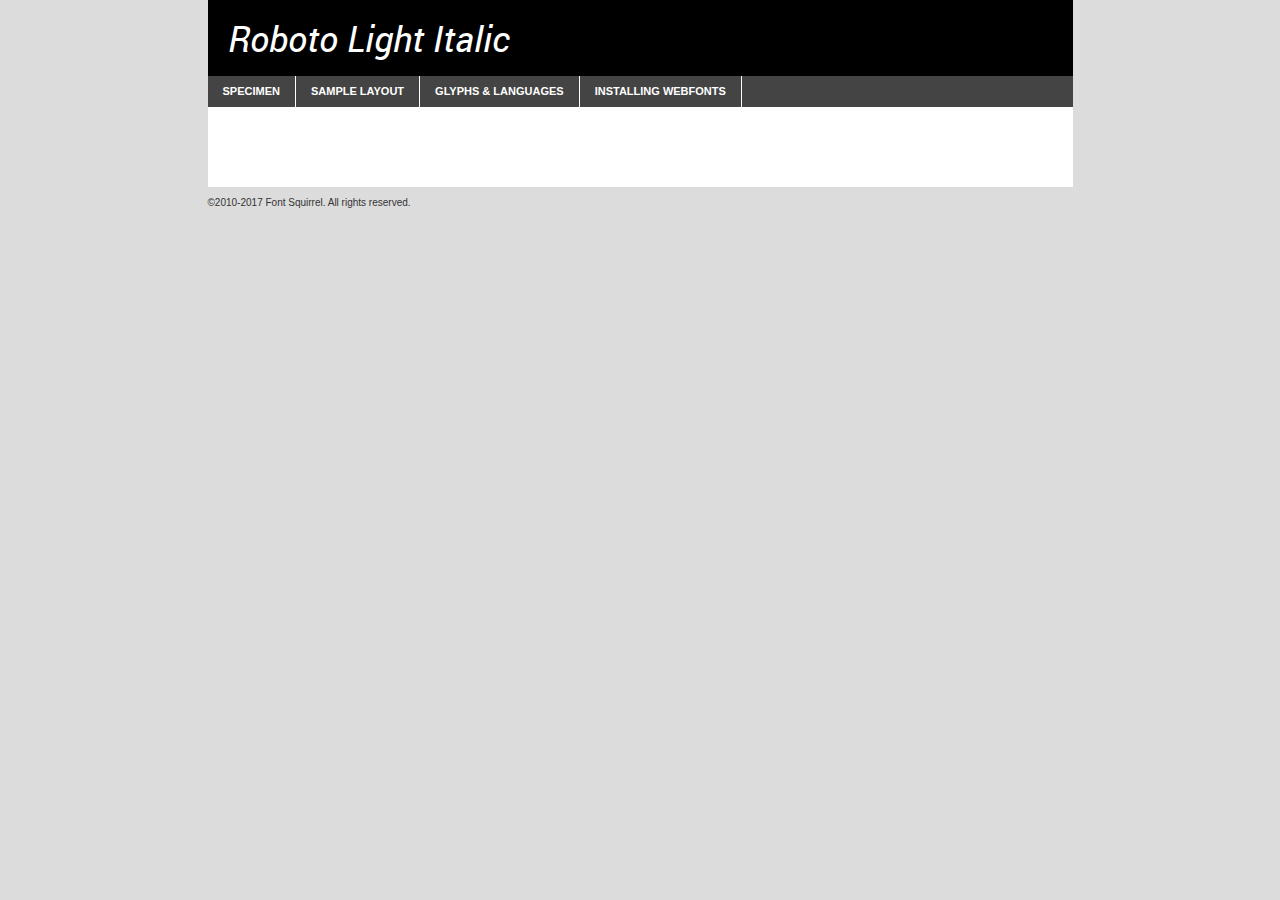
<file: fonts/FontSquirrel webfontkit/roboto-lightitalic-demo.html>
<!DOCTYPE html PUBLIC "-//W3C//DTD XHTML 1.0 Transitional//EN"
        "http://www.w3.org/TR/xhtml1/DTD/xhtml1-transitional.dtd">

<html xmlns="http://www.w3.org/1999/xhtml" xml:lang="en" lang="en">
<head>
    <meta http-equiv="Content-Type" content="text/html; charset=utf-8"/>
    <script src="http://ajax.googleapis.com/ajax/libs/jquery/1.7.2/jquery.min.js" type="text/javascript" charset="utf-8"></script>
    <script type="text/javascript">
		(function($) {
			$.fn.easyTabs = function(option) {
				var param = jQuery.extend({ fadeSpeed: 'fast', defaultContent: 1, activeClass: 'active' }, option);
				$(this).each(function() {
					var thisId = '#' + this.id;
					if ( param.defaultContent == '' )
					{
						param.defaultContent = 1;
					}
					if ( typeof param.defaultContent == 'number' )
					{
						var defaultTab = $(thisId + ' .tabs li:eq(' + (param.defaultContent - 1) + ') a').attr('href').substr(1);
					}
					else
					{
						var defaultTab = param.defaultContent;
					}
					$(thisId + ' .tabs li a').each(function() {
						var tabToHide = $(this).attr('href').substr(1);
						$('#' + tabToHide).addClass('easytabs-tab-content');
					});
					hideAll();
					changeContent(defaultTab);

					function hideAll() {$(thisId + ' .easytabs-tab-content').hide();}

					function changeContent(tabId)
					{
						hideAll();
						$(thisId + ' .tabs li').removeClass(param.activeClass);
						$(thisId + ' .tabs li a[href=#' + tabId + ']').closest('li').addClass(param.activeClass);
						if ( param.fadeSpeed != 'none' )
						{
							$(thisId + ' #' + tabId).fadeIn(param.fadeSpeed);
						}
						else
						{
							$(thisId + ' #' + tabId).show();
						}
					}

					$(thisId + ' .tabs li').click(function() {
						var tabId = $(this).find('a').attr('href').substr(1);
						changeContent(tabId);
						return false;
					});
				});
			}
		})(jQuery);
    </script>
    <link rel="stylesheet" href="specimen_files/specimen_stylesheet.css" type="text/css" charset="utf-8"/>
    <link rel="stylesheet" href="stylesheet.css" type="text/css" charset="utf-8"/>

    <style type="text/css">
        		body {
			font-family: 'robotoitalic';
        		}

            </style>

    <title>Roboto Light Italic Specimen</title>


    <script type="text/javascript" charset="utf-8">
		$(document).ready(function() {
			$('#container').easyTabs({ defaultContent: 1 });
		});
    </script>
</head>

<body>
<div id="container">
    <div id="header">
		Roboto Light Italic    </div>
    <ul class="tabs">
        <li><a href="#specimen">Specimen</a></li>
        <li><a href="#layout">Sample Layout</a></li>
		        <li><a href="#glyphs">Glyphs &amp; Languages</a></li>
        <li><a href="#installing">Installing Webfonts</a></li>

    </ul>

    <div id="main_content">


        <div id="specimen">

            <div class="section">
                <div class="grid12 firstcol">
                    <div class="huge">AaBb</div>
                </div>
            </div>

            <div class="section">
                <div class="glyph_range">A&#x200B;B&#x200b;C&#x200b;D&#x200b;E&#x200b;F&#x200b;G&#x200b;H&#x200b;I&#x200b;J&#x200b;K&#x200b;L&#x200b;M&#x200b;N&#x200b;O&#x200b;P&#x200b;Q&#x200b;R&#x200b;S&#x200b;T&#x200b;U&#x200b;V&#x200b;W&#x200b;X&#x200b;Y&#x200b;Z&#x200b;a&#x200b;b&#x200b;c&#x200b;d&#x200b;e&#x200b;f&#x200b;g&#x200b;h&#x200b;i&#x200b;j&#x200b;k&#x200b;l&#x200b;m&#x200b;n&#x200b;o&#x200b;p&#x200b;q&#x200b;r&#x200b;s&#x200b;t&#x200b;u&#x200b;v&#x200b;w&#x200b;x&#x200b;y&#x200b;z&#x200b;1&#x200b;2&#x200b;3&#x200b;4&#x200b;5&#x200b;6&#x200b;7&#x200b;8&#x200b;9&#x200b;0&#x200b;&amp;&#x200b;.&#x200b;,&#x200b;?&#x200b;!&#x200b;&#64;&#x200b;(&#x200b;)&#x200b;#&#x200b;$&#x200b;%&#x200b;*&#x200b;+&#x200b;-&#x200b;=&#x200b;:&#x200b;;</div>
            </div>
            <div class="section">
                <div class="grid12 firstcol">
                    <table class="sample_table">
                        <tr>
                            <td>10</td>
                            <td class="size10">abcdefghijklmnopqrstuvwxyzABCDEFGHIJKLMNOPQRSTUVWXYZ0123456789abcdefghijklmnopqrstuvwxyzABCDEFGHIJKLMNOPQRSTUVWXYZ0123456789abcdefghijklmnopqrstuvwxyzABCDEFGHIJKLMNOPQRSTUVWXYZ</td>
                        </tr>
                        <tr>
                            <td>11</td>
                            <td class="size11">abcdefghijklmnopqrstuvwxyzABCDEFGHIJKLMNOPQRSTUVWXYZ0123456789abcdefghijklmnopqrstuvwxyzABCDEFGHIJKLMNOPQRSTUVWXYZ0123456789abcdefghijklmnopqrstuvwxyzABCDEFGHIJKLMNOPQRSTUVWXYZ</td>
                        </tr>
                        <tr>
                            <td>12</td>
                            <td class="size12">abcdefghijklmnopqrstuvwxyzABCDEFGHIJKLMNOPQRSTUVWXYZ0123456789abcdefghijklmnopqrstuvwxyzABCDEFGHIJKLMNOPQRSTUVWXYZ0123456789abcdefghijklmnopqrstuvwxyzABCDEFGHIJKLMNOPQRSTUVWXYZ</td>
                        </tr>
                        <tr>
                            <td>13</td>
                            <td class="size13">abcdefghijklmnopqrstuvwxyzABCDEFGHIJKLMNOPQRSTUVWXYZ0123456789abcdefghijklmnopqrstuvwxyzABCDEFGHIJKLMNOPQRSTUVWXYZ0123456789abcdefghijklmnopqrstuvwxyzABCDEFGHIJKLMNOPQRSTUVWXYZ</td>
                        </tr>
                        <tr>
                            <td>14</td>
                            <td class="size14">abcdefghijklmnopqrstuvwxyzABCDEFGHIJKLMNOPQRSTUVWXYZ0123456789abcdefghijklmnopqrstuvwxyzABCDEFGHIJKLMNOPQRSTUVWXYZ0123456789abcdefghijklmnopqrstuvwxyzABCDEFGHIJKLMNOPQRSTUVWXYZ</td>
                        </tr>
                        <tr>
                            <td>16</td>
                            <td class="size16">abcdefghijklmnopqrstuvwxyzABCDEFGHIJKLMNOPQRSTUVWXYZ0123456789abcdefghijklmnopqrstuvwxyzABCDEFGHIJKLMNOPQRSTUVWXYZ</td>
                        </tr>
                        <tr>
                            <td>18</td>
                            <td class="size18">abcdefghijklmnopqrstuvwxyzABCDEFGHIJKLMNOPQRSTUVWXYZ0123456789abcdefghijklmnopqrstuvwxyzABCDEFGHIJKLMNOPQRSTUVWXYZ</td>
                        </tr>
                        <tr>
                            <td>20</td>
                            <td class="size20">abcdefghijklmnopqrstuvwxyzABCDEFGHIJKLMNOPQRSTUVWXYZ0123456789abcdefghijklmnopqrstuvwxyzABCDEFGHIJKLMNOPQRSTUVWXYZ</td>
                        </tr>
                        <tr>
                            <td>24</td>
                            <td class="size24">abcdefghijklmnopqrstuvwxyzABCDEFGHIJKLMNOPQRSTUVWXYZ0123456789abcdefghijklmnopqrstuvwxyzABCDEFGHIJKLMNOPQRSTUVWXYZ</td>
                        </tr>
                        <tr>
                            <td>30</td>
                            <td class="size30">abcdefghijklmnopqrstuvwxyzABCDEFGHIJKLMNOPQRSTUVWXYZ0123456789abcdefghijklmnopqrstuvwxyzABCDEFGHIJKLMNOPQRSTUVWXYZ</td>
                        </tr>
                        <tr>
                            <td>36</td>
                            <td class="size36">abcdefghijklmnopqrstuvwxyzABCDEFGHIJKLMNOPQRSTUVWXYZ0123456789abcdefghijklmnopqrstuvwxyzABCDEFGHIJKLMNOPQRSTUVWXYZ</td>
                        </tr>
                        <tr>
                            <td>48</td>
                            <td class="size48">abcdefghijklmnopqrstuvwxyzABCDEFGHIJKLMNOPQRSTUVWXYZ0123456789abcdefghijklmnopqrstuvwxyzABCDEFGHIJKLMNOPQRSTUVWXYZ</td>
                        </tr>
                        <tr>
                            <td>60</td>
                            <td class="size60">abcdefghijklmnopqrstuvwxyzABCDEFGHIJKLMNOPQRSTUVWXYZ0123456789abcdefghijklmnopqrstuvwxyzABCDEFGHIJKLMNOPQRSTUVWXYZ</td>
                        </tr>
                        <tr>
                            <td>72</td>
                            <td class="size72">abcdefghijklmnopqrstuvwxyzABCDEFGHIJKLMNOPQRSTUVWXYZ0123456789abcdefghijklmnopqrstuvwxyzABCDEFGHIJKLMNOPQRSTUVWXYZ</td>
                        </tr>
                        <tr>
                            <td>90</td>
                            <td class="size90">abcdefghijklmnopqrstuvwxyzABCDEFGHIJKLMNOPQRSTUVWXYZ0123456789abcdefghijklmnopqrstuvwxyzABCDEFGHIJKLMNOPQRSTUVWXYZ</td>
                        </tr>
                    </table>

                </div>

            </div>


            <div class="section" id="bodycomparison">


                <div id="xheight">
                    <div class="fontbody">&#x25FC;&#x25FC;&#x25FC;&#x25FC;&#x25FC;&#x25FC;&#x25FC;&#x25FC;&#x25FC;&#x25FC;&#x25FC;&#x25FC;&#x25FC;&#x25FC;&#x25FC;&#x25FC;&#x25FC;&#x25FC;&#x25FC;&#x25FC;&#x25FC;&#x25FC;&#x25FC;&#x25FC;&#x25FC;&#x25FC;&#x25FC;&#x25FC;&#x25FC;&#x25FC;&#x25FC;&#x25FC;&#x25FC;&#x25FC;&#x25FC;&#x25FC;&#x25FC;&#x25FC;&#x25FC;&#x25FC;&#x25FC;&#x25FC;&#x25FC;&#x25FC;&#x25FC;&#x25FC;&#x25FC;&#x25FC;&#x25FC;&#x25FC;&#x25FC;&#x25FC;&#x25FC;&#x25FC;&#x25FC;&#x25FC;&#x25FC;&#x25FC;&#x25FC;&#x25FC;&#x25FC;&#x25FC;&#x25FC;&#x25FC;&#x25FC;&#x25FC;&#x25FC;&#x25FC;&#x25FC;&#x25FC;&#x25FC;&#x25FC;&#x25FC;&#x25FC;&#x25FC;&#x25FC;&#x25FC;&#x25FC;&#x25FC;&#x25FC;&#x25FC;&#x25FC;&#x25FC;&#x25FC;&#x25FC;&#x25FC;&#x25FC;&#x25FC;&#x25FC;&#x25FC;&#x25FC;&#x25FC;&#x25FC;&#x25FC;&#x25FC;&#x25FC;&#x25FC;&#x25FC;&#x25FC;body</div>
                    <div class="arialbody">body</div>
                    <div class="verdanabody">body</div>
                    <div class="georgiabody">body</div>
                </div>
                <div class="fontbody" style="z-index:1">
                    body<span>Roboto Light Italic</span>
                </div>
                <div class="arialbody" style="z-index:1">
                    body<span>Arial</span>
                </div>
                <div class="verdanabody" style="z-index:1">
                    body<span>Verdana</span>
                </div>
                <div class="georgiabody" style="z-index:1">
                    body<span>Georgia</span>
                </div>


            </div>


            <div class="section psample psample_row1" id="">

                <div class="grid2 firstcol">
                    <p class="size10"><span>10.</span>Aenean lacinia bibendum nulla sed consectetur. Fusce dapibus, tellus ac cursus commodo, tortor mauris condimentum nibh, ut fermentum massa justo sit amet risus. Nullam id dolor id nibh ultricies vehicula ut id elit. Cum sociis natoque penatibus et magnis dis parturient montes, nascetur ridiculus mus. Nulla vitae elit libero, a pharetra augue.</p>

                </div>
                <div class="grid3">
                    <p class="size11"><span>11.</span>Aenean lacinia bibendum nulla sed consectetur. Fusce dapibus, tellus ac cursus commodo, tortor mauris condimentum nibh, ut fermentum massa justo sit amet risus. Nullam id dolor id nibh ultricies vehicula ut id elit. Cum sociis natoque penatibus et magnis dis parturient montes, nascetur ridiculus mus. Nulla vitae elit libero, a pharetra augue.</p>

                </div>
                <div class="grid3">
                    <p class="size12"><span>12.</span>Aenean lacinia bibendum nulla sed consectetur. Fusce dapibus, tellus ac cursus commodo, tortor mauris condimentum nibh, ut fermentum massa justo sit amet risus. Nullam id dolor id nibh ultricies vehicula ut id elit. Cum sociis natoque penatibus et magnis dis parturient montes, nascetur ridiculus mus. Nulla vitae elit libero, a pharetra augue.</p>

                </div>
                <div class="grid4">
                    <p class="size13"><span>13.</span>Aenean lacinia bibendum nulla sed consectetur. Fusce dapibus, tellus ac cursus commodo, tortor mauris condimentum nibh, ut fermentum massa justo sit amet risus. Nullam id dolor id nibh ultricies vehicula ut id elit. Cum sociis natoque penatibus et magnis dis parturient montes, nascetur ridiculus mus. Nulla vitae elit libero, a pharetra augue.</p>

                </div>
                <div class="white_blend"></div>

            </div>
            <div class="section psample psample_row2" id="">
                <div class="grid3 firstcol">
                    <p class="size14"><span>14.</span>Aenean lacinia bibendum nulla sed consectetur. Fusce dapibus, tellus ac cursus commodo, tortor mauris condimentum nibh, ut fermentum massa justo sit amet risus. Nullam id dolor id nibh ultricies vehicula ut id elit. Cum sociis natoque penatibus et magnis dis parturient montes, nascetur ridiculus mus. Nulla vitae elit libero, a pharetra augue.</p>

                </div>
                <div class="grid4">
                    <p class="size16"><span>16.</span>Aenean lacinia bibendum nulla sed consectetur. Fusce dapibus, tellus ac cursus commodo, tortor mauris condimentum nibh, ut fermentum massa justo sit amet risus. Nullam id dolor id nibh ultricies vehicula ut id elit. Cum sociis natoque penatibus et magnis dis parturient montes, nascetur ridiculus mus. Nulla vitae elit libero, a pharetra augue.</p>

                </div>
                <div class="grid5">
                    <p class="size18"><span>18.</span>Aenean lacinia bibendum nulla sed consectetur. Fusce dapibus, tellus ac cursus commodo, tortor mauris condimentum nibh, ut fermentum massa justo sit amet risus. Nullam id dolor id nibh ultricies vehicula ut id elit. Cum sociis natoque penatibus et magnis dis parturient montes, nascetur ridiculus mus. Nulla vitae elit libero, a pharetra augue.</p>

                </div>

                <div class="white_blend"></div>

            </div>

            <div class="section psample psample_row3" id="">
                <div class="grid5 firstcol">
                    <p class="size20"><span>20.</span>Aenean lacinia bibendum nulla sed consectetur. Fusce dapibus, tellus ac cursus commodo, tortor mauris condimentum nibh, ut fermentum massa justo sit amet risus. Nullam id dolor id nibh ultricies vehicula ut id elit. Cum sociis natoque penatibus et magnis dis parturient montes, nascetur ridiculus mus. Nulla vitae elit libero, a pharetra augue.</p>
                </div>
                <div class="grid7">
                    <p class="size24"><span>24.</span>Aenean lacinia bibendum nulla sed consectetur. Fusce dapibus, tellus ac cursus commodo, tortor mauris condimentum nibh, ut fermentum massa justo sit amet risus. Nullam id dolor id nibh ultricies vehicula ut id elit. Cum sociis natoque penatibus et magnis dis parturient montes, nascetur ridiculus mus. Nulla vitae elit libero, a pharetra augue.</p>
                </div>

                <div class="white_blend"></div>

            </div>

            <div class="section psample psample_row4" id="">
                <div class="grid12 firstcol">
                    <p class="size30"><span>30.</span>Aenean lacinia bibendum nulla sed consectetur. Fusce dapibus, tellus ac cursus commodo, tortor mauris condimentum nibh, ut fermentum massa justo sit amet risus. Nullam id dolor id nibh ultricies vehicula ut id elit. Cum sociis natoque penatibus et magnis dis parturient montes, nascetur ridiculus mus. Nulla vitae elit libero, a pharetra augue.</p>
                </div>
                <div class="white_blend"></div>

            </div>


            <div class="section psample psample_row1 fullreverse">
                <div class="grid2 firstcol">
                    <p class="size10"><span>10.</span>Aenean lacinia bibendum nulla sed consectetur. Fusce dapibus, tellus ac cursus commodo, tortor mauris condimentum nibh, ut fermentum massa justo sit amet risus. Nullam id dolor id nibh ultricies vehicula ut id elit. Cum sociis natoque penatibus et magnis dis parturient montes, nascetur ridiculus mus. Nulla vitae elit libero, a pharetra augue.</p>

                </div>
                <div class="grid3">
                    <p class="size11"><span>11.</span>Aenean lacinia bibendum nulla sed consectetur. Fusce dapibus, tellus ac cursus commodo, tortor mauris condimentum nibh, ut fermentum massa justo sit amet risus. Nullam id dolor id nibh ultricies vehicula ut id elit. Cum sociis natoque penatibus et magnis dis parturient montes, nascetur ridiculus mus. Nulla vitae elit libero, a pharetra augue.</p>

                </div>
                <div class="grid3">
                    <p class="size12"><span>12.</span>Aenean lacinia bibendum nulla sed consectetur. Fusce dapibus, tellus ac cursus commodo, tortor mauris condimentum nibh, ut fermentum massa justo sit amet risus. Nullam id dolor id nibh ultricies vehicula ut id elit. Cum sociis natoque penatibus et magnis dis parturient montes, nascetur ridiculus mus. Nulla vitae elit libero, a pharetra augue.</p>

                </div>
                <div class="grid4">
                    <p class="size13"><span>13.</span>Aenean lacinia bibendum nulla sed consectetur. Fusce dapibus, tellus ac cursus commodo, tortor mauris condimentum nibh, ut fermentum massa justo sit amet risus. Nullam id dolor id nibh ultricies vehicula ut id elit. Cum sociis natoque penatibus et magnis dis parturient montes, nascetur ridiculus mus. Nulla vitae elit libero, a pharetra augue.</p>

                </div>
                <div class="black_blend"></div>

            </div>

            <div class="section psample psample_row2 fullreverse">
                <div class="grid3 firstcol">
                    <p class="size14"><span>14.</span>Aenean lacinia bibendum nulla sed consectetur. Fusce dapibus, tellus ac cursus commodo, tortor mauris condimentum nibh, ut fermentum massa justo sit amet risus. Nullam id dolor id nibh ultricies vehicula ut id elit. Cum sociis natoque penatibus et magnis dis parturient montes, nascetur ridiculus mus. Nulla vitae elit libero, a pharetra augue.</p>

                </div>
                <div class="grid4">
                    <p class="size16"><span>16.</span>Aenean lacinia bibendum nulla sed consectetur. Fusce dapibus, tellus ac cursus commodo, tortor mauris condimentum nibh, ut fermentum massa justo sit amet risus. Nullam id dolor id nibh ultricies vehicula ut id elit. Cum sociis natoque penatibus et magnis dis parturient montes, nascetur ridiculus mus. Nulla vitae elit libero, a pharetra augue.</p>

                </div>
                <div class="grid5">
                    <p class="size18"><span>18.</span>Aenean lacinia bibendum nulla sed consectetur. Fusce dapibus, tellus ac cursus commodo, tortor mauris condimentum nibh, ut fermentum massa justo sit amet risus. Nullam id dolor id nibh ultricies vehicula ut id elit. Cum sociis natoque penatibus et magnis dis parturient montes, nascetur ridiculus mus. Nulla vitae elit libero, a pharetra augue.</p>

                </div>
                <div class="black_blend"></div>

            </div>

            <div class="section psample fullreverse psample_row3" id="">
                <div class="grid5 firstcol">
                    <p class="size20"><span>20.</span>Aenean lacinia bibendum nulla sed consectetur. Fusce dapibus, tellus ac cursus commodo, tortor mauris condimentum nibh, ut fermentum massa justo sit amet risus. Nullam id dolor id nibh ultricies vehicula ut id elit. Cum sociis natoque penatibus et magnis dis parturient montes, nascetur ridiculus mus. Nulla vitae elit libero, a pharetra augue.</p>
                </div>
                <div class="grid7">
                    <p class="size24"><span>24.</span>Aenean lacinia bibendum nulla sed consectetur. Fusce dapibus, tellus ac cursus commodo, tortor mauris condimentum nibh, ut fermentum massa justo sit amet risus. Nullam id dolor id nibh ultricies vehicula ut id elit. Cum sociis natoque penatibus et magnis dis parturient montes, nascetur ridiculus mus. Nulla vitae elit libero, a pharetra augue.</p>
                </div>

                <div class="black_blend"></div>

            </div>

            <div class="section psample fullreverse psample_row4" id="" style="border-bottom: 20px #000 solid;">
                <div class="grid12 firstcol">
                    <p class="size30"><span>30.</span>Aenean lacinia bibendum nulla sed consectetur. Fusce dapibus, tellus ac cursus commodo, tortor mauris condimentum nibh, ut fermentum massa justo sit amet risus. Nullam id dolor id nibh ultricies vehicula ut id elit. Cum sociis natoque penatibus et magnis dis parturient montes, nascetur ridiculus mus. Nulla vitae elit libero, a pharetra augue.</p>
                </div>
                <div class="black_blend"></div>

            </div>


        </div>

        <div id="layout">

            <div class="section">

                <div class="grid12 firstcol">
                    <h1>Lorem Ipsum Dolor</h1>
                    <h2>Etiam porta sem malesuada magna mollis euismod</h2>

                    <p class="byline">By <a href="#link">Aenean Lacinia</a></p>
                </div>
            </div>
            <div class="section">
                <div class="grid8 firstcol">
                    <p class="large">Donec sed odio dui. Morbi leo risus, porta ac consectetur ac, vestibulum at eros. Fusce dapibus, tellus ac cursus commodo, tortor mauris condimentum nibh, ut fermentum massa justo sit amet risus. </p>


                    <h3>Pellentesque ornare sem</h3>

                    <p>Maecenas sed diam eget risus varius blandit sit amet non magna. Maecenas faucibus mollis interdum. Donec ullamcorper nulla non metus auctor fringilla. Nullam id dolor id nibh ultricies vehicula ut id elit. Nullam id dolor id nibh ultricies vehicula ut id elit. </p>

                    <p>Aenean eu leo quam. Pellentesque ornare sem lacinia quam venenatis vestibulum. Lorem ipsum dolor sit amet, consectetur adipiscing elit. Cum sociis natoque penatibus et magnis dis parturient montes, nascetur ridiculus mus. </p>

                    <p>Nulla vitae elit libero, a pharetra augue. Praesent commodo cursus magna, vel scelerisque nisl consectetur et. Aenean lacinia bibendum nulla sed consectetur. </p>

                    <p>Nullam quis risus eget urna mollis ornare vel eu leo. Nullam quis risus eget urna mollis ornare vel eu leo. Maecenas sed diam eget risus varius blandit sit amet non magna. Donec ullamcorper nulla non metus auctor fringilla. </p>

                    <h3>Cras mattis consectetur</h3>

                    <p>Aenean eu leo quam. Pellentesque ornare sem lacinia quam venenatis vestibulum. Aenean lacinia bibendum nulla sed consectetur. Integer posuere erat a ante venenatis dapibus posuere velit aliquet. Cras mattis consectetur purus sit amet fermentum. </p>

                    <p>Nullam id dolor id nibh ultricies vehicula ut id elit. Nullam quis risus eget urna mollis ornare vel eu leo. Cras mattis consectetur purus sit amet fermentum.</p>
                </div>

                <div class="grid4 sidebar">

                    <div class="box reverse">
                        <p class="last">Nullam quis risus eget urna mollis ornare vel eu leo. Donec ullamcorper nulla non metus auctor fringilla. Cras mattis consectetur purus sit amet fermentum. Sed posuere consectetur est at lobortis. Lorem ipsum dolor sit amet, consectetur adipiscing elit. </p>
                    </div>

                    <p class="caption">Maecenas sed diam eget risus varius.</p>

                    <p>Vestibulum id ligula porta felis euismod semper. Integer posuere erat a ante venenatis dapibus posuere velit aliquet. Vestibulum id ligula porta felis euismod semper. Sed posuere consectetur est at lobortis. Maecenas sed diam eget risus varius blandit sit amet non magna. Fusce dapibus, tellus ac cursus commodo, tortor mauris condimentum nibh, ut fermentum massa justo sit amet risus. </p>


                    <p>Duis mollis, est non commodo luctus, nisi erat porttitor ligula, eget lacinia odio sem nec elit. Aenean lacinia bibendum nulla sed consectetur. Vivamus sagittis lacus vel augue laoreet rutrum faucibus dolor auctor. Aenean lacinia bibendum nulla sed consectetur. Nullam quis risus eget urna mollis ornare vel eu leo. </p>

                    <p>Praesent commodo cursus magna, vel scelerisque nisl consectetur et. Donec ullamcorper nulla non metus auctor fringilla. Maecenas faucibus mollis interdum. Fusce dapibus, tellus ac cursus commodo, tortor mauris condimentum nibh, ut fermentum massa justo sit amet risus. </p>

                </div>
            </div>

        </div>


		

        <div id="glyphs">
            <div class="section">
                <div class="grid12 firstcol">

                    <h1>Language Support</h1>
                    <p>The subset of Roboto Light Italic in this kit supports the following languages:<br/>

						Albanian, Basque, Breton, Chamorro, Danish, Dutch, English, Faroese, Finnish, French, Frisian, Galician, German, Icelandic, Italian, Malagasy, Norwegian, Portuguese, Spanish, Alsatian, Aragonese, Arapaho, Arrernte, Asturian, Aymara, Bislama, Cebuano, Corsican, Fijian, French_creole, Genoese, Gilbertese, Greenlandic, Haitian_creole, Hiligaynon, Hmong, Hopi, Ibanag, Iloko_ilokano, Indonesian, Interglossa_glosa, Interlingua, Irish_gaelic, Jerriais, Lojban, Lombard, Luxembourgeois, Manx, Mohawk, Norfolk_pitcairnese, Occitan, Oromo, Pangasinan, Papiamento, Piedmontese, Potawatomi, Rhaeto-romance, Romansh, Rotokas, Sami_lule, Samoan, Sardinian, Scots_gaelic, Seychelles_creole, Shona, Sicilian, Somali, Southern_ndebele, Swahili, Swati_swazi, Tagalog_filipino_pilipino, Tetum, Tok_pisin, Uyghur_latinized, Volapuk, Walloon, Warlpiri, Xhosa, Yapese, Zulu, Latinbasic, Ubasic, Demo                    </p>
                    <h1>Glyph Chart</h1>
                    <p>The subset of Roboto Light Italic in this kit includes all the glyphs listed below. Unicode entities are included above each glyph to help you insert individual characters into your layout.</p>
                    <div id="glyph_chart">

																																	                                <div><p>&amp;#13;</p>&#13;</div>
																				                                <div><p>&amp;#32;</p>&#32;</div>
																				                                <div><p>&amp;#33;</p>&#33;</div>
																				                                <div><p>&amp;#34;</p>&#34;</div>
																				                                <div><p>&amp;#35;</p>&#35;</div>
																				                                <div><p>&amp;#36;</p>&#36;</div>
																				                                <div><p>&amp;#37;</p>&#37;</div>
																				                                <div><p>&amp;#38;</p>&#38;</div>
																				                                <div><p>&amp;#39;</p>&#39;</div>
																				                                <div><p>&amp;#40;</p>&#40;</div>
																				                                <div><p>&amp;#41;</p>&#41;</div>
																				                                <div><p>&amp;#42;</p>&#42;</div>
																				                                <div><p>&amp;#43;</p>&#43;</div>
																				                                <div><p>&amp;#44;</p>&#44;</div>
																				                                <div><p>&amp;#45;</p>&#45;</div>
																				                                <div><p>&amp;#46;</p>&#46;</div>
																				                                <div><p>&amp;#47;</p>&#47;</div>
																				                                <div><p>&amp;#48;</p>&#48;</div>
																				                                <div><p>&amp;#49;</p>&#49;</div>
																				                                <div><p>&amp;#50;</p>&#50;</div>
																				                                <div><p>&amp;#51;</p>&#51;</div>
																				                                <div><p>&amp;#52;</p>&#52;</div>
																				                                <div><p>&amp;#53;</p>&#53;</div>
																				                                <div><p>&amp;#54;</p>&#54;</div>
																				                                <div><p>&amp;#55;</p>&#55;</div>
																				                                <div><p>&amp;#56;</p>&#56;</div>
																				                                <div><p>&amp;#57;</p>&#57;</div>
																				                                <div><p>&amp;#58;</p>&#58;</div>
																				                                <div><p>&amp;#59;</p>&#59;</div>
																				                                <div><p>&amp;#60;</p>&#60;</div>
																				                                <div><p>&amp;#61;</p>&#61;</div>
																				                                <div><p>&amp;#62;</p>&#62;</div>
																				                                <div><p>&amp;#63;</p>&#63;</div>
																				                                <div><p>&amp;#64;</p>&#64;</div>
																				                                <div><p>&amp;#65;</p>&#65;</div>
																				                                <div><p>&amp;#66;</p>&#66;</div>
																				                                <div><p>&amp;#67;</p>&#67;</div>
																				                                <div><p>&amp;#68;</p>&#68;</div>
																				                                <div><p>&amp;#69;</p>&#69;</div>
																				                                <div><p>&amp;#70;</p>&#70;</div>
																				                                <div><p>&amp;#71;</p>&#71;</div>
																				                                <div><p>&amp;#72;</p>&#72;</div>
																				                                <div><p>&amp;#73;</p>&#73;</div>
																				                                <div><p>&amp;#74;</p>&#74;</div>
																				                                <div><p>&amp;#75;</p>&#75;</div>
																				                                <div><p>&amp;#76;</p>&#76;</div>
																				                                <div><p>&amp;#77;</p>&#77;</div>
																				                                <div><p>&amp;#78;</p>&#78;</div>
																				                                <div><p>&amp;#79;</p>&#79;</div>
																				                                <div><p>&amp;#80;</p>&#80;</div>
																				                                <div><p>&amp;#81;</p>&#81;</div>
																				                                <div><p>&amp;#82;</p>&#82;</div>
																				                                <div><p>&amp;#83;</p>&#83;</div>
																				                                <div><p>&amp;#84;</p>&#84;</div>
																				                                <div><p>&amp;#85;</p>&#85;</div>
																				                                <div><p>&amp;#86;</p>&#86;</div>
																				                                <div><p>&amp;#87;</p>&#87;</div>
																				                                <div><p>&amp;#88;</p>&#88;</div>
																				                                <div><p>&amp;#89;</p>&#89;</div>
																				                                <div><p>&amp;#90;</p>&#90;</div>
																				                                <div><p>&amp;#91;</p>&#91;</div>
																				                                <div><p>&amp;#92;</p>&#92;</div>
																				                                <div><p>&amp;#93;</p>&#93;</div>
																				                                <div><p>&amp;#94;</p>&#94;</div>
																				                                <div><p>&amp;#95;</p>&#95;</div>
																				                                <div><p>&amp;#96;</p>&#96;</div>
																				                                <div><p>&amp;#97;</p>&#97;</div>
																				                                <div><p>&amp;#98;</p>&#98;</div>
																				                                <div><p>&amp;#99;</p>&#99;</div>
																				                                <div><p>&amp;#100;</p>&#100;</div>
																				                                <div><p>&amp;#101;</p>&#101;</div>
																				                                <div><p>&amp;#102;</p>&#102;</div>
																				                                <div><p>&amp;#103;</p>&#103;</div>
																				                                <div><p>&amp;#104;</p>&#104;</div>
																				                                <div><p>&amp;#105;</p>&#105;</div>
																				                                <div><p>&amp;#106;</p>&#106;</div>
																				                                <div><p>&amp;#107;</p>&#107;</div>
																				                                <div><p>&amp;#108;</p>&#108;</div>
																				                                <div><p>&amp;#109;</p>&#109;</div>
																				                                <div><p>&amp;#110;</p>&#110;</div>
																				                                <div><p>&amp;#111;</p>&#111;</div>
																				                                <div><p>&amp;#112;</p>&#112;</div>
																				                                <div><p>&amp;#113;</p>&#113;</div>
																				                                <div><p>&amp;#114;</p>&#114;</div>
																				                                <div><p>&amp;#115;</p>&#115;</div>
																				                                <div><p>&amp;#116;</p>&#116;</div>
																				                                <div><p>&amp;#117;</p>&#117;</div>
																				                                <div><p>&amp;#118;</p>&#118;</div>
																				                                <div><p>&amp;#119;</p>&#119;</div>
																				                                <div><p>&amp;#120;</p>&#120;</div>
																				                                <div><p>&amp;#121;</p>&#121;</div>
																				                                <div><p>&amp;#122;</p>&#122;</div>
																				                                <div><p>&amp;#123;</p>&#123;</div>
																				                                <div><p>&amp;#124;</p>&#124;</div>
																				                                <div><p>&amp;#125;</p>&#125;</div>
																				                                <div><p>&amp;#126;</p>&#126;</div>
																				                                <div><p>&amp;#160;</p>&#160;</div>
																				                                <div><p>&amp;#161;</p>&#161;</div>
																				                                <div><p>&amp;#162;</p>&#162;</div>
																				                                <div><p>&amp;#163;</p>&#163;</div>
																				                                <div><p>&amp;#164;</p>&#164;</div>
																				                                <div><p>&amp;#165;</p>&#165;</div>
																				                                <div><p>&amp;#166;</p>&#166;</div>
																				                                <div><p>&amp;#167;</p>&#167;</div>
																				                                <div><p>&amp;#168;</p>&#168;</div>
																				                                <div><p>&amp;#169;</p>&#169;</div>
																				                                <div><p>&amp;#170;</p>&#170;</div>
																				                                <div><p>&amp;#171;</p>&#171;</div>
																				                                <div><p>&amp;#172;</p>&#172;</div>
																				                                <div><p>&amp;#173;</p>&#173;</div>
																				                                <div><p>&amp;#174;</p>&#174;</div>
																				                                <div><p>&amp;#175;</p>&#175;</div>
																				                                <div><p>&amp;#176;</p>&#176;</div>
																				                                <div><p>&amp;#177;</p>&#177;</div>
																				                                <div><p>&amp;#178;</p>&#178;</div>
																				                                <div><p>&amp;#179;</p>&#179;</div>
																				                                <div><p>&amp;#180;</p>&#180;</div>
																				                                <div><p>&amp;#181;</p>&#181;</div>
																				                                <div><p>&amp;#182;</p>&#182;</div>
																				                                <div><p>&amp;#183;</p>&#183;</div>
																				                                <div><p>&amp;#184;</p>&#184;</div>
																				                                <div><p>&amp;#185;</p>&#185;</div>
																				                                <div><p>&amp;#186;</p>&#186;</div>
																				                                <div><p>&amp;#187;</p>&#187;</div>
																				                                <div><p>&amp;#188;</p>&#188;</div>
																				                                <div><p>&amp;#189;</p>&#189;</div>
																				                                <div><p>&amp;#190;</p>&#190;</div>
																				                                <div><p>&amp;#191;</p>&#191;</div>
																				                                <div><p>&amp;#192;</p>&#192;</div>
																				                                <div><p>&amp;#193;</p>&#193;</div>
																				                                <div><p>&amp;#194;</p>&#194;</div>
																				                                <div><p>&amp;#195;</p>&#195;</div>
																				                                <div><p>&amp;#196;</p>&#196;</div>
																				                                <div><p>&amp;#197;</p>&#197;</div>
																				                                <div><p>&amp;#198;</p>&#198;</div>
																				                                <div><p>&amp;#199;</p>&#199;</div>
																				                                <div><p>&amp;#200;</p>&#200;</div>
																				                                <div><p>&amp;#201;</p>&#201;</div>
																				                                <div><p>&amp;#202;</p>&#202;</div>
																				                                <div><p>&amp;#203;</p>&#203;</div>
																				                                <div><p>&amp;#204;</p>&#204;</div>
																				                                <div><p>&amp;#205;</p>&#205;</div>
																				                                <div><p>&amp;#206;</p>&#206;</div>
																				                                <div><p>&amp;#207;</p>&#207;</div>
																				                                <div><p>&amp;#208;</p>&#208;</div>
																				                                <div><p>&amp;#209;</p>&#209;</div>
																				                                <div><p>&amp;#210;</p>&#210;</div>
																				                                <div><p>&amp;#211;</p>&#211;</div>
																				                                <div><p>&amp;#212;</p>&#212;</div>
																				                                <div><p>&amp;#213;</p>&#213;</div>
																				                                <div><p>&amp;#214;</p>&#214;</div>
																				                                <div><p>&amp;#215;</p>&#215;</div>
																				                                <div><p>&amp;#216;</p>&#216;</div>
																				                                <div><p>&amp;#217;</p>&#217;</div>
																				                                <div><p>&amp;#218;</p>&#218;</div>
																				                                <div><p>&amp;#219;</p>&#219;</div>
																				                                <div><p>&amp;#220;</p>&#220;</div>
																				                                <div><p>&amp;#221;</p>&#221;</div>
																				                                <div><p>&amp;#222;</p>&#222;</div>
																				                                <div><p>&amp;#223;</p>&#223;</div>
																				                                <div><p>&amp;#224;</p>&#224;</div>
																				                                <div><p>&amp;#225;</p>&#225;</div>
																				                                <div><p>&amp;#226;</p>&#226;</div>
																				                                <div><p>&amp;#227;</p>&#227;</div>
																				                                <div><p>&amp;#228;</p>&#228;</div>
																				                                <div><p>&amp;#229;</p>&#229;</div>
																				                                <div><p>&amp;#230;</p>&#230;</div>
																				                                <div><p>&amp;#231;</p>&#231;</div>
																				                                <div><p>&amp;#232;</p>&#232;</div>
																				                                <div><p>&amp;#233;</p>&#233;</div>
																				                                <div><p>&amp;#234;</p>&#234;</div>
																				                                <div><p>&amp;#235;</p>&#235;</div>
																				                                <div><p>&amp;#236;</p>&#236;</div>
																				                                <div><p>&amp;#237;</p>&#237;</div>
																				                                <div><p>&amp;#238;</p>&#238;</div>
																				                                <div><p>&amp;#239;</p>&#239;</div>
																				                                <div><p>&amp;#240;</p>&#240;</div>
																				                                <div><p>&amp;#241;</p>&#241;</div>
																				                                <div><p>&amp;#242;</p>&#242;</div>
																				                                <div><p>&amp;#243;</p>&#243;</div>
																				                                <div><p>&amp;#244;</p>&#244;</div>
																				                                <div><p>&amp;#245;</p>&#245;</div>
																				                                <div><p>&amp;#246;</p>&#246;</div>
																				                                <div><p>&amp;#247;</p>&#247;</div>
																				                                <div><p>&amp;#248;</p>&#248;</div>
																				                                <div><p>&amp;#249;</p>&#249;</div>
																				                                <div><p>&amp;#250;</p>&#250;</div>
																				                                <div><p>&amp;#251;</p>&#251;</div>
																				                                <div><p>&amp;#252;</p>&#252;</div>
																				                                <div><p>&amp;#253;</p>&#253;</div>
																				                                <div><p>&amp;#254;</p>&#254;</div>
																				                                <div><p>&amp;#255;</p>&#255;</div>
																				                                <div><p>&amp;#338;</p>&#338;</div>
																				                                <div><p>&amp;#339;</p>&#339;</div>
																				                                <div><p>&amp;#376;</p>&#376;</div>
																				                                <div><p>&amp;#710;</p>&#710;</div>
																				                                <div><p>&amp;#732;</p>&#732;</div>
																				                                <div><p>&amp;#8192;</p>&#8192;</div>
																				                                <div><p>&amp;#8193;</p>&#8193;</div>
																				                                <div><p>&amp;#8194;</p>&#8194;</div>
																				                                <div><p>&amp;#8195;</p>&#8195;</div>
																				                                <div><p>&amp;#8196;</p>&#8196;</div>
																				                                <div><p>&amp;#8197;</p>&#8197;</div>
																				                                <div><p>&amp;#8198;</p>&#8198;</div>
																				                                <div><p>&amp;#8199;</p>&#8199;</div>
																				                                <div><p>&amp;#8200;</p>&#8200;</div>
																				                                <div><p>&amp;#8201;</p>&#8201;</div>
																				                                <div><p>&amp;#8202;</p>&#8202;</div>
																				                                <div><p>&amp;#8208;</p>&#8208;</div>
																				                                <div><p>&amp;#8209;</p>&#8209;</div>
																				                                <div><p>&amp;#8210;</p>&#8210;</div>
																				                                <div><p>&amp;#8211;</p>&#8211;</div>
																				                                <div><p>&amp;#8212;</p>&#8212;</div>
																				                                <div><p>&amp;#8216;</p>&#8216;</div>
																				                                <div><p>&amp;#8217;</p>&#8217;</div>
																				                                <div><p>&amp;#8218;</p>&#8218;</div>
																				                                <div><p>&amp;#8220;</p>&#8220;</div>
																				                                <div><p>&amp;#8221;</p>&#8221;</div>
																				                                <div><p>&amp;#8222;</p>&#8222;</div>
																				                                <div><p>&amp;#8226;</p>&#8226;</div>
																				                                <div><p>&amp;#8230;</p>&#8230;</div>
																				                                <div><p>&amp;#8239;</p>&#8239;</div>
																				                                <div><p>&amp;#8249;</p>&#8249;</div>
																				                                <div><p>&amp;#8250;</p>&#8250;</div>
																				                                <div><p>&amp;#8287;</p>&#8287;</div>
																				                                <div><p>&amp;#8364;</p>&#8364;</div>
																				                                <div><p>&amp;#8482;</p>&#8482;</div>
																				                                <div><p>&amp;#9724;</p>&#9724;</div>
																				                                <div><p>&amp;#64257;</p>&#64257;</div>
																				                                <div><p>&amp;#64258;</p>&#64258;</div>
																				                                <div><p>&amp;#64259;</p>&#64259;</div>
																				                                <div><p>&amp;#64260;</p>&#64260;</div>
																																													                    </div>
                </div>


            </div>
        </div>


        <div id="specs">

        </div>

        <div id="installing">
            <div class="section">
                <div class="grid7 firstcol">
                    <h1>Installing Webfonts</h1>

                    <p>Webfonts are supported by all major browser platforms but not all in the same way. There are currently four different font formats that must be included in order to target all browsers. This includes TTF, WOFF, EOT and SVG.</p>

                    <h2>1. Upload your webfonts</h2>
                    <p>You must upload your webfont kit to your website. They should be in or near the same directory as your CSS files.</p>

                    <h2>2. Include the webfont stylesheet</h2>
                    <p>A special CSS @font-face declaration helps the various browsers select the appropriate font it needs without causing you a bunch of headaches. Learn more about this syntax by reading the <a href="https://www.fontspring.com/blog/further-hardening-of-the-bulletproof-syntax">Fontspring blog post</a> about it. The code for it is as follows:</p>


                    <code>
                        @font-face{
                        font-family: 'MyWebFont';
                        src: url('WebFont.eot');
                        src: url('WebFont.eot?#iefix') format('embedded-opentype'),
                        url('WebFont.woff') format('woff'),
                        url('WebFont.ttf') format('truetype'),
                        url('WebFont.svg#webfont') format('svg');
                        }
                    </code>

                    <p>We've already gone ahead and generated the code for you. All you have to do is link to the stylesheet in your HTML, like this:</p>
                    <code>&lt;link rel=&quot;stylesheet&quot; href=&quot;stylesheet.css&quot; type=&quot;text/css&quot; charset=&quot;utf-8&quot; /&gt;</code>

                    <h2>3. Modify your own stylesheet</h2>
                    <p>To take advantage of your new fonts, you must tell your stylesheet to use them. Look at the original @font-face declaration above and find the property called "font-family." The name linked there will be what you use to reference the font. Prepend that webfont name to the font stack in the "font-family" property, inside the selector you want to change. For example:</p>
                    <code>p { font-family: 'WebFont', Arial, sans-serif; }</code>

                    <h2>4. Test</h2>
                    <p>Getting webfonts to work cross-browser <em>can</em> be tricky. Use the information in the sidebar to help you if you find that fonts aren't loading in a particular browser.</p>
                </div>

                <div class="grid5 sidebar">
                    <div class="box">
                        <h2>Troubleshooting<br/>Font-Face Problems</h2>
                        <p>Having trouble getting your webfonts to load in your new website? Here are some tips to sort out what might be the problem.</p>

                        <h3>Fonts not showing in any browser</h3>

                        <p>This sounds like you need to work on the plumbing. You either did not upload the fonts to the correct directory, or you did not link the fonts properly in the CSS. If you've confirmed that all this is correct and you still have a problem, take a look at your .htaccess file and see if requests are getting intercepted.</p>

                        <h3>Fonts not loading in iPhone or iPad</h3>

                        <p>The most common problem here is that you are serving the fonts from an IIS server. IIS refuses to serve files that have unknown MIME types. If that is the case, you must set the MIME type for SVG to "image/svg+xml" in the server settings. Follow these instructions from Microsoft if you need help.</p>

                        <h3>Fonts not loading in Firefox</h3>

                        <p>The primary reason for this failure? You are still using a version Firefox older than 3.5. So upgrade already! If that isn't it, then you are very likely serving fonts from a different domain. Firefox requires that all font assets be served from the same domain. Lastly it is possible that you need to add WOFF to your list of MIME types (if you are serving via IIS.)</p>

                        <h3>Fonts not loading in IE</h3>

                        <p>Are you looking at Internet Explorer on an actual Windows machine or are you cheating by using a service like Adobe BrowserLab? Many of these screenshot services do not render @font-face for IE. Best to test it on a real machine.</p>

                        <h3>Fonts not loading in IE9</h3>

                        <p>IE9, like Firefox, requires that fonts be served from the same domain as the website. Make sure that is the case.</p>
                    </div>
                </div>
            </div>

        </div>

    </div>
    <div id="footer">
        <p>&copy;2010-2017 Font Squirrel. All rights reserved.</p>
    </div>
</div>
</body>
</html>
</file>
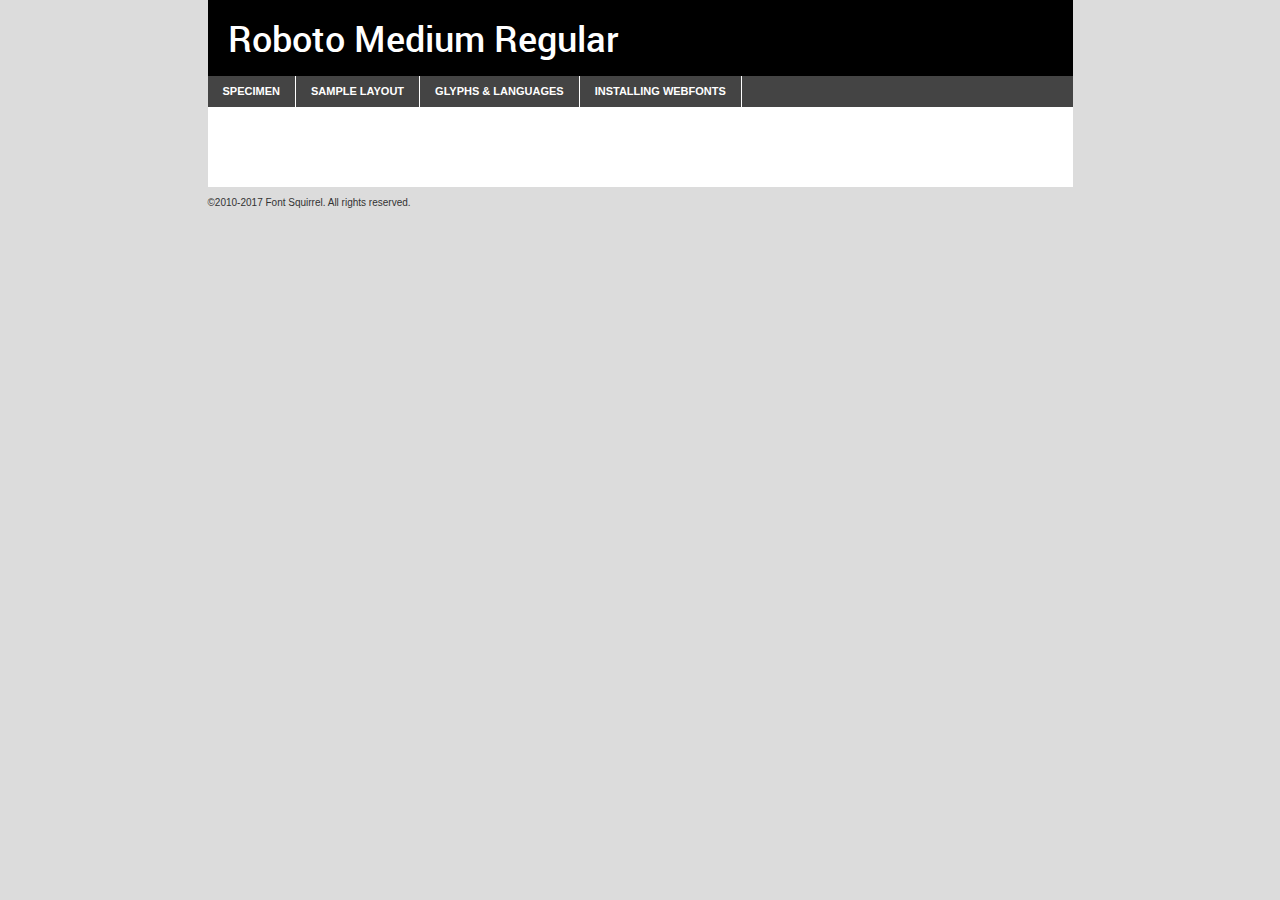
<file: fonts/FontSquirrel webfontkit/roboto-medium-demo.html>
<!DOCTYPE html PUBLIC "-//W3C//DTD XHTML 1.0 Transitional//EN"
        "http://www.w3.org/TR/xhtml1/DTD/xhtml1-transitional.dtd">

<html xmlns="http://www.w3.org/1999/xhtml" xml:lang="en" lang="en">
<head>
    <meta http-equiv="Content-Type" content="text/html; charset=utf-8"/>
    <script src="http://ajax.googleapis.com/ajax/libs/jquery/1.7.2/jquery.min.js" type="text/javascript" charset="utf-8"></script>
    <script type="text/javascript">
		(function($) {
			$.fn.easyTabs = function(option) {
				var param = jQuery.extend({ fadeSpeed: 'fast', defaultContent: 1, activeClass: 'active' }, option);
				$(this).each(function() {
					var thisId = '#' + this.id;
					if ( param.defaultContent == '' )
					{
						param.defaultContent = 1;
					}
					if ( typeof param.defaultContent == 'number' )
					{
						var defaultTab = $(thisId + ' .tabs li:eq(' + (param.defaultContent - 1) + ') a').attr('href').substr(1);
					}
					else
					{
						var defaultTab = param.defaultContent;
					}
					$(thisId + ' .tabs li a').each(function() {
						var tabToHide = $(this).attr('href').substr(1);
						$('#' + tabToHide).addClass('easytabs-tab-content');
					});
					hideAll();
					changeContent(defaultTab);

					function hideAll() {$(thisId + ' .easytabs-tab-content').hide();}

					function changeContent(tabId)
					{
						hideAll();
						$(thisId + ' .tabs li').removeClass(param.activeClass);
						$(thisId + ' .tabs li a[href=#' + tabId + ']').closest('li').addClass(param.activeClass);
						if ( param.fadeSpeed != 'none' )
						{
							$(thisId + ' #' + tabId).fadeIn(param.fadeSpeed);
						}
						else
						{
							$(thisId + ' #' + tabId).show();
						}
					}

					$(thisId + ' .tabs li').click(function() {
						var tabId = $(this).find('a').attr('href').substr(1);
						changeContent(tabId);
						return false;
					});
				});
			}
		})(jQuery);
    </script>
    <link rel="stylesheet" href="specimen_files/specimen_stylesheet.css" type="text/css" charset="utf-8"/>
    <link rel="stylesheet" href="stylesheet.css" type="text/css" charset="utf-8"/>

    <style type="text/css">
        		body {
			font-family: 'robotomedium';
        		}

            </style>

    <title>Roboto Medium Regular Specimen</title>


    <script type="text/javascript" charset="utf-8">
		$(document).ready(function() {
			$('#container').easyTabs({ defaultContent: 1 });
		});
    </script>
</head>

<body>
<div id="container">
    <div id="header">
		Roboto Medium Regular    </div>
    <ul class="tabs">
        <li><a href="#specimen">Specimen</a></li>
        <li><a href="#layout">Sample Layout</a></li>
		        <li><a href="#glyphs">Glyphs &amp; Languages</a></li>
        <li><a href="#installing">Installing Webfonts</a></li>

    </ul>

    <div id="main_content">


        <div id="specimen">

            <div class="section">
                <div class="grid12 firstcol">
                    <div class="huge">AaBb</div>
                </div>
            </div>

            <div class="section">
                <div class="glyph_range">A&#x200B;B&#x200b;C&#x200b;D&#x200b;E&#x200b;F&#x200b;G&#x200b;H&#x200b;I&#x200b;J&#x200b;K&#x200b;L&#x200b;M&#x200b;N&#x200b;O&#x200b;P&#x200b;Q&#x200b;R&#x200b;S&#x200b;T&#x200b;U&#x200b;V&#x200b;W&#x200b;X&#x200b;Y&#x200b;Z&#x200b;a&#x200b;b&#x200b;c&#x200b;d&#x200b;e&#x200b;f&#x200b;g&#x200b;h&#x200b;i&#x200b;j&#x200b;k&#x200b;l&#x200b;m&#x200b;n&#x200b;o&#x200b;p&#x200b;q&#x200b;r&#x200b;s&#x200b;t&#x200b;u&#x200b;v&#x200b;w&#x200b;x&#x200b;y&#x200b;z&#x200b;1&#x200b;2&#x200b;3&#x200b;4&#x200b;5&#x200b;6&#x200b;7&#x200b;8&#x200b;9&#x200b;0&#x200b;&amp;&#x200b;.&#x200b;,&#x200b;?&#x200b;!&#x200b;&#64;&#x200b;(&#x200b;)&#x200b;#&#x200b;$&#x200b;%&#x200b;*&#x200b;+&#x200b;-&#x200b;=&#x200b;:&#x200b;;</div>
            </div>
            <div class="section">
                <div class="grid12 firstcol">
                    <table class="sample_table">
                        <tr>
                            <td>10</td>
                            <td class="size10">abcdefghijklmnopqrstuvwxyzABCDEFGHIJKLMNOPQRSTUVWXYZ0123456789abcdefghijklmnopqrstuvwxyzABCDEFGHIJKLMNOPQRSTUVWXYZ0123456789abcdefghijklmnopqrstuvwxyzABCDEFGHIJKLMNOPQRSTUVWXYZ</td>
                        </tr>
                        <tr>
                            <td>11</td>
                            <td class="size11">abcdefghijklmnopqrstuvwxyzABCDEFGHIJKLMNOPQRSTUVWXYZ0123456789abcdefghijklmnopqrstuvwxyzABCDEFGHIJKLMNOPQRSTUVWXYZ0123456789abcdefghijklmnopqrstuvwxyzABCDEFGHIJKLMNOPQRSTUVWXYZ</td>
                        </tr>
                        <tr>
                            <td>12</td>
                            <td class="size12">abcdefghijklmnopqrstuvwxyzABCDEFGHIJKLMNOPQRSTUVWXYZ0123456789abcdefghijklmnopqrstuvwxyzABCDEFGHIJKLMNOPQRSTUVWXYZ0123456789abcdefghijklmnopqrstuvwxyzABCDEFGHIJKLMNOPQRSTUVWXYZ</td>
                        </tr>
                        <tr>
                            <td>13</td>
                            <td class="size13">abcdefghijklmnopqrstuvwxyzABCDEFGHIJKLMNOPQRSTUVWXYZ0123456789abcdefghijklmnopqrstuvwxyzABCDEFGHIJKLMNOPQRSTUVWXYZ0123456789abcdefghijklmnopqrstuvwxyzABCDEFGHIJKLMNOPQRSTUVWXYZ</td>
                        </tr>
                        <tr>
                            <td>14</td>
                            <td class="size14">abcdefghijklmnopqrstuvwxyzABCDEFGHIJKLMNOPQRSTUVWXYZ0123456789abcdefghijklmnopqrstuvwxyzABCDEFGHIJKLMNOPQRSTUVWXYZ0123456789abcdefghijklmnopqrstuvwxyzABCDEFGHIJKLMNOPQRSTUVWXYZ</td>
                        </tr>
                        <tr>
                            <td>16</td>
                            <td class="size16">abcdefghijklmnopqrstuvwxyzABCDEFGHIJKLMNOPQRSTUVWXYZ0123456789abcdefghijklmnopqrstuvwxyzABCDEFGHIJKLMNOPQRSTUVWXYZ</td>
                        </tr>
                        <tr>
                            <td>18</td>
                            <td class="size18">abcdefghijklmnopqrstuvwxyzABCDEFGHIJKLMNOPQRSTUVWXYZ0123456789abcdefghijklmnopqrstuvwxyzABCDEFGHIJKLMNOPQRSTUVWXYZ</td>
                        </tr>
                        <tr>
                            <td>20</td>
                            <td class="size20">abcdefghijklmnopqrstuvwxyzABCDEFGHIJKLMNOPQRSTUVWXYZ0123456789abcdefghijklmnopqrstuvwxyzABCDEFGHIJKLMNOPQRSTUVWXYZ</td>
                        </tr>
                        <tr>
                            <td>24</td>
                            <td class="size24">abcdefghijklmnopqrstuvwxyzABCDEFGHIJKLMNOPQRSTUVWXYZ0123456789abcdefghijklmnopqrstuvwxyzABCDEFGHIJKLMNOPQRSTUVWXYZ</td>
                        </tr>
                        <tr>
                            <td>30</td>
                            <td class="size30">abcdefghijklmnopqrstuvwxyzABCDEFGHIJKLMNOPQRSTUVWXYZ0123456789abcdefghijklmnopqrstuvwxyzABCDEFGHIJKLMNOPQRSTUVWXYZ</td>
                        </tr>
                        <tr>
                            <td>36</td>
                            <td class="size36">abcdefghijklmnopqrstuvwxyzABCDEFGHIJKLMNOPQRSTUVWXYZ0123456789abcdefghijklmnopqrstuvwxyzABCDEFGHIJKLMNOPQRSTUVWXYZ</td>
                        </tr>
                        <tr>
                            <td>48</td>
                            <td class="size48">abcdefghijklmnopqrstuvwxyzABCDEFGHIJKLMNOPQRSTUVWXYZ0123456789abcdefghijklmnopqrstuvwxyzABCDEFGHIJKLMNOPQRSTUVWXYZ</td>
                        </tr>
                        <tr>
                            <td>60</td>
                            <td class="size60">abcdefghijklmnopqrstuvwxyzABCDEFGHIJKLMNOPQRSTUVWXYZ0123456789abcdefghijklmnopqrstuvwxyzABCDEFGHIJKLMNOPQRSTUVWXYZ</td>
                        </tr>
                        <tr>
                            <td>72</td>
                            <td class="size72">abcdefghijklmnopqrstuvwxyzABCDEFGHIJKLMNOPQRSTUVWXYZ0123456789abcdefghijklmnopqrstuvwxyzABCDEFGHIJKLMNOPQRSTUVWXYZ</td>
                        </tr>
                        <tr>
                            <td>90</td>
                            <td class="size90">abcdefghijklmnopqrstuvwxyzABCDEFGHIJKLMNOPQRSTUVWXYZ0123456789abcdefghijklmnopqrstuvwxyzABCDEFGHIJKLMNOPQRSTUVWXYZ</td>
                        </tr>
                    </table>

                </div>

            </div>


            <div class="section" id="bodycomparison">


                <div id="xheight">
                    <div class="fontbody">&#x25FC;&#x25FC;&#x25FC;&#x25FC;&#x25FC;&#x25FC;&#x25FC;&#x25FC;&#x25FC;&#x25FC;&#x25FC;&#x25FC;&#x25FC;&#x25FC;&#x25FC;&#x25FC;&#x25FC;&#x25FC;&#x25FC;&#x25FC;&#x25FC;&#x25FC;&#x25FC;&#x25FC;&#x25FC;&#x25FC;&#x25FC;&#x25FC;&#x25FC;&#x25FC;&#x25FC;&#x25FC;&#x25FC;&#x25FC;&#x25FC;&#x25FC;&#x25FC;&#x25FC;&#x25FC;&#x25FC;&#x25FC;&#x25FC;&#x25FC;&#x25FC;&#x25FC;&#x25FC;&#x25FC;&#x25FC;&#x25FC;&#x25FC;&#x25FC;&#x25FC;&#x25FC;&#x25FC;&#x25FC;&#x25FC;&#x25FC;&#x25FC;&#x25FC;&#x25FC;&#x25FC;&#x25FC;&#x25FC;&#x25FC;&#x25FC;&#x25FC;&#x25FC;&#x25FC;&#x25FC;&#x25FC;&#x25FC;&#x25FC;&#x25FC;&#x25FC;&#x25FC;&#x25FC;&#x25FC;&#x25FC;&#x25FC;&#x25FC;&#x25FC;&#x25FC;&#x25FC;&#x25FC;&#x25FC;&#x25FC;&#x25FC;&#x25FC;&#x25FC;&#x25FC;&#x25FC;&#x25FC;&#x25FC;&#x25FC;&#x25FC;&#x25FC;&#x25FC;&#x25FC;&#x25FC;body</div>
                    <div class="arialbody">body</div>
                    <div class="verdanabody">body</div>
                    <div class="georgiabody">body</div>
                </div>
                <div class="fontbody" style="z-index:1">
                    body<span>Roboto Medium Regular</span>
                </div>
                <div class="arialbody" style="z-index:1">
                    body<span>Arial</span>
                </div>
                <div class="verdanabody" style="z-index:1">
                    body<span>Verdana</span>
                </div>
                <div class="georgiabody" style="z-index:1">
                    body<span>Georgia</span>
                </div>


            </div>


            <div class="section psample psample_row1" id="">

                <div class="grid2 firstcol">
                    <p class="size10"><span>10.</span>Aenean lacinia bibendum nulla sed consectetur. Fusce dapibus, tellus ac cursus commodo, tortor mauris condimentum nibh, ut fermentum massa justo sit amet risus. Nullam id dolor id nibh ultricies vehicula ut id elit. Cum sociis natoque penatibus et magnis dis parturient montes, nascetur ridiculus mus. Nulla vitae elit libero, a pharetra augue.</p>

                </div>
                <div class="grid3">
                    <p class="size11"><span>11.</span>Aenean lacinia bibendum nulla sed consectetur. Fusce dapibus, tellus ac cursus commodo, tortor mauris condimentum nibh, ut fermentum massa justo sit amet risus. Nullam id dolor id nibh ultricies vehicula ut id elit. Cum sociis natoque penatibus et magnis dis parturient montes, nascetur ridiculus mus. Nulla vitae elit libero, a pharetra augue.</p>

                </div>
                <div class="grid3">
                    <p class="size12"><span>12.</span>Aenean lacinia bibendum nulla sed consectetur. Fusce dapibus, tellus ac cursus commodo, tortor mauris condimentum nibh, ut fermentum massa justo sit amet risus. Nullam id dolor id nibh ultricies vehicula ut id elit. Cum sociis natoque penatibus et magnis dis parturient montes, nascetur ridiculus mus. Nulla vitae elit libero, a pharetra augue.</p>

                </div>
                <div class="grid4">
                    <p class="size13"><span>13.</span>Aenean lacinia bibendum nulla sed consectetur. Fusce dapibus, tellus ac cursus commodo, tortor mauris condimentum nibh, ut fermentum massa justo sit amet risus. Nullam id dolor id nibh ultricies vehicula ut id elit. Cum sociis natoque penatibus et magnis dis parturient montes, nascetur ridiculus mus. Nulla vitae elit libero, a pharetra augue.</p>

                </div>
                <div class="white_blend"></div>

            </div>
            <div class="section psample psample_row2" id="">
                <div class="grid3 firstcol">
                    <p class="size14"><span>14.</span>Aenean lacinia bibendum nulla sed consectetur. Fusce dapibus, tellus ac cursus commodo, tortor mauris condimentum nibh, ut fermentum massa justo sit amet risus. Nullam id dolor id nibh ultricies vehicula ut id elit. Cum sociis natoque penatibus et magnis dis parturient montes, nascetur ridiculus mus. Nulla vitae elit libero, a pharetra augue.</p>

                </div>
                <div class="grid4">
                    <p class="size16"><span>16.</span>Aenean lacinia bibendum nulla sed consectetur. Fusce dapibus, tellus ac cursus commodo, tortor mauris condimentum nibh, ut fermentum massa justo sit amet risus. Nullam id dolor id nibh ultricies vehicula ut id elit. Cum sociis natoque penatibus et magnis dis parturient montes, nascetur ridiculus mus. Nulla vitae elit libero, a pharetra augue.</p>

                </div>
                <div class="grid5">
                    <p class="size18"><span>18.</span>Aenean lacinia bibendum nulla sed consectetur. Fusce dapibus, tellus ac cursus commodo, tortor mauris condimentum nibh, ut fermentum massa justo sit amet risus. Nullam id dolor id nibh ultricies vehicula ut id elit. Cum sociis natoque penatibus et magnis dis parturient montes, nascetur ridiculus mus. Nulla vitae elit libero, a pharetra augue.</p>

                </div>

                <div class="white_blend"></div>

            </div>

            <div class="section psample psample_row3" id="">
                <div class="grid5 firstcol">
                    <p class="size20"><span>20.</span>Aenean lacinia bibendum nulla sed consectetur. Fusce dapibus, tellus ac cursus commodo, tortor mauris condimentum nibh, ut fermentum massa justo sit amet risus. Nullam id dolor id nibh ultricies vehicula ut id elit. Cum sociis natoque penatibus et magnis dis parturient montes, nascetur ridiculus mus. Nulla vitae elit libero, a pharetra augue.</p>
                </div>
                <div class="grid7">
                    <p class="size24"><span>24.</span>Aenean lacinia bibendum nulla sed consectetur. Fusce dapibus, tellus ac cursus commodo, tortor mauris condimentum nibh, ut fermentum massa justo sit amet risus. Nullam id dolor id nibh ultricies vehicula ut id elit. Cum sociis natoque penatibus et magnis dis parturient montes, nascetur ridiculus mus. Nulla vitae elit libero, a pharetra augue.</p>
                </div>

                <div class="white_blend"></div>

            </div>

            <div class="section psample psample_row4" id="">
                <div class="grid12 firstcol">
                    <p class="size30"><span>30.</span>Aenean lacinia bibendum nulla sed consectetur. Fusce dapibus, tellus ac cursus commodo, tortor mauris condimentum nibh, ut fermentum massa justo sit amet risus. Nullam id dolor id nibh ultricies vehicula ut id elit. Cum sociis natoque penatibus et magnis dis parturient montes, nascetur ridiculus mus. Nulla vitae elit libero, a pharetra augue.</p>
                </div>
                <div class="white_blend"></div>

            </div>


            <div class="section psample psample_row1 fullreverse">
                <div class="grid2 firstcol">
                    <p class="size10"><span>10.</span>Aenean lacinia bibendum nulla sed consectetur. Fusce dapibus, tellus ac cursus commodo, tortor mauris condimentum nibh, ut fermentum massa justo sit amet risus. Nullam id dolor id nibh ultricies vehicula ut id elit. Cum sociis natoque penatibus et magnis dis parturient montes, nascetur ridiculus mus. Nulla vitae elit libero, a pharetra augue.</p>

                </div>
                <div class="grid3">
                    <p class="size11"><span>11.</span>Aenean lacinia bibendum nulla sed consectetur. Fusce dapibus, tellus ac cursus commodo, tortor mauris condimentum nibh, ut fermentum massa justo sit amet risus. Nullam id dolor id nibh ultricies vehicula ut id elit. Cum sociis natoque penatibus et magnis dis parturient montes, nascetur ridiculus mus. Nulla vitae elit libero, a pharetra augue.</p>

                </div>
                <div class="grid3">
                    <p class="size12"><span>12.</span>Aenean lacinia bibendum nulla sed consectetur. Fusce dapibus, tellus ac cursus commodo, tortor mauris condimentum nibh, ut fermentum massa justo sit amet risus. Nullam id dolor id nibh ultricies vehicula ut id elit. Cum sociis natoque penatibus et magnis dis parturient montes, nascetur ridiculus mus. Nulla vitae elit libero, a pharetra augue.</p>

                </div>
                <div class="grid4">
                    <p class="size13"><span>13.</span>Aenean lacinia bibendum nulla sed consectetur. Fusce dapibus, tellus ac cursus commodo, tortor mauris condimentum nibh, ut fermentum massa justo sit amet risus. Nullam id dolor id nibh ultricies vehicula ut id elit. Cum sociis natoque penatibus et magnis dis parturient montes, nascetur ridiculus mus. Nulla vitae elit libero, a pharetra augue.</p>

                </div>
                <div class="black_blend"></div>

            </div>

            <div class="section psample psample_row2 fullreverse">
                <div class="grid3 firstcol">
                    <p class="size14"><span>14.</span>Aenean lacinia bibendum nulla sed consectetur. Fusce dapibus, tellus ac cursus commodo, tortor mauris condimentum nibh, ut fermentum massa justo sit amet risus. Nullam id dolor id nibh ultricies vehicula ut id elit. Cum sociis natoque penatibus et magnis dis parturient montes, nascetur ridiculus mus. Nulla vitae elit libero, a pharetra augue.</p>

                </div>
                <div class="grid4">
                    <p class="size16"><span>16.</span>Aenean lacinia bibendum nulla sed consectetur. Fusce dapibus, tellus ac cursus commodo, tortor mauris condimentum nibh, ut fermentum massa justo sit amet risus. Nullam id dolor id nibh ultricies vehicula ut id elit. Cum sociis natoque penatibus et magnis dis parturient montes, nascetur ridiculus mus. Nulla vitae elit libero, a pharetra augue.</p>

                </div>
                <div class="grid5">
                    <p class="size18"><span>18.</span>Aenean lacinia bibendum nulla sed consectetur. Fusce dapibus, tellus ac cursus commodo, tortor mauris condimentum nibh, ut fermentum massa justo sit amet risus. Nullam id dolor id nibh ultricies vehicula ut id elit. Cum sociis natoque penatibus et magnis dis parturient montes, nascetur ridiculus mus. Nulla vitae elit libero, a pharetra augue.</p>

                </div>
                <div class="black_blend"></div>

            </div>

            <div class="section psample fullreverse psample_row3" id="">
                <div class="grid5 firstcol">
                    <p class="size20"><span>20.</span>Aenean lacinia bibendum nulla sed consectetur. Fusce dapibus, tellus ac cursus commodo, tortor mauris condimentum nibh, ut fermentum massa justo sit amet risus. Nullam id dolor id nibh ultricies vehicula ut id elit. Cum sociis natoque penatibus et magnis dis parturient montes, nascetur ridiculus mus. Nulla vitae elit libero, a pharetra augue.</p>
                </div>
                <div class="grid7">
                    <p class="size24"><span>24.</span>Aenean lacinia bibendum nulla sed consectetur. Fusce dapibus, tellus ac cursus commodo, tortor mauris condimentum nibh, ut fermentum massa justo sit amet risus. Nullam id dolor id nibh ultricies vehicula ut id elit. Cum sociis natoque penatibus et magnis dis parturient montes, nascetur ridiculus mus. Nulla vitae elit libero, a pharetra augue.</p>
                </div>

                <div class="black_blend"></div>

            </div>

            <div class="section psample fullreverse psample_row4" id="" style="border-bottom: 20px #000 solid;">
                <div class="grid12 firstcol">
                    <p class="size30"><span>30.</span>Aenean lacinia bibendum nulla sed consectetur. Fusce dapibus, tellus ac cursus commodo, tortor mauris condimentum nibh, ut fermentum massa justo sit amet risus. Nullam id dolor id nibh ultricies vehicula ut id elit. Cum sociis natoque penatibus et magnis dis parturient montes, nascetur ridiculus mus. Nulla vitae elit libero, a pharetra augue.</p>
                </div>
                <div class="black_blend"></div>

            </div>


        </div>

        <div id="layout">

            <div class="section">

                <div class="grid12 firstcol">
                    <h1>Lorem Ipsum Dolor</h1>
                    <h2>Etiam porta sem malesuada magna mollis euismod</h2>

                    <p class="byline">By <a href="#link">Aenean Lacinia</a></p>
                </div>
            </div>
            <div class="section">
                <div class="grid8 firstcol">
                    <p class="large">Donec sed odio dui. Morbi leo risus, porta ac consectetur ac, vestibulum at eros. Fusce dapibus, tellus ac cursus commodo, tortor mauris condimentum nibh, ut fermentum massa justo sit amet risus. </p>


                    <h3>Pellentesque ornare sem</h3>

                    <p>Maecenas sed diam eget risus varius blandit sit amet non magna. Maecenas faucibus mollis interdum. Donec ullamcorper nulla non metus auctor fringilla. Nullam id dolor id nibh ultricies vehicula ut id elit. Nullam id dolor id nibh ultricies vehicula ut id elit. </p>

                    <p>Aenean eu leo quam. Pellentesque ornare sem lacinia quam venenatis vestibulum. Lorem ipsum dolor sit amet, consectetur adipiscing elit. Cum sociis natoque penatibus et magnis dis parturient montes, nascetur ridiculus mus. </p>

                    <p>Nulla vitae elit libero, a pharetra augue. Praesent commodo cursus magna, vel scelerisque nisl consectetur et. Aenean lacinia bibendum nulla sed consectetur. </p>

                    <p>Nullam quis risus eget urna mollis ornare vel eu leo. Nullam quis risus eget urna mollis ornare vel eu leo. Maecenas sed diam eget risus varius blandit sit amet non magna. Donec ullamcorper nulla non metus auctor fringilla. </p>

                    <h3>Cras mattis consectetur</h3>

                    <p>Aenean eu leo quam. Pellentesque ornare sem lacinia quam venenatis vestibulum. Aenean lacinia bibendum nulla sed consectetur. Integer posuere erat a ante venenatis dapibus posuere velit aliquet. Cras mattis consectetur purus sit amet fermentum. </p>

                    <p>Nullam id dolor id nibh ultricies vehicula ut id elit. Nullam quis risus eget urna mollis ornare vel eu leo. Cras mattis consectetur purus sit amet fermentum.</p>
                </div>

                <div class="grid4 sidebar">

                    <div class="box reverse">
                        <p class="last">Nullam quis risus eget urna mollis ornare vel eu leo. Donec ullamcorper nulla non metus auctor fringilla. Cras mattis consectetur purus sit amet fermentum. Sed posuere consectetur est at lobortis. Lorem ipsum dolor sit amet, consectetur adipiscing elit. </p>
                    </div>

                    <p class="caption">Maecenas sed diam eget risus varius.</p>

                    <p>Vestibulum id ligula porta felis euismod semper. Integer posuere erat a ante venenatis dapibus posuere velit aliquet. Vestibulum id ligula porta felis euismod semper. Sed posuere consectetur est at lobortis. Maecenas sed diam eget risus varius blandit sit amet non magna. Fusce dapibus, tellus ac cursus commodo, tortor mauris condimentum nibh, ut fermentum massa justo sit amet risus. </p>


                    <p>Duis mollis, est non commodo luctus, nisi erat porttitor ligula, eget lacinia odio sem nec elit. Aenean lacinia bibendum nulla sed consectetur. Vivamus sagittis lacus vel augue laoreet rutrum faucibus dolor auctor. Aenean lacinia bibendum nulla sed consectetur. Nullam quis risus eget urna mollis ornare vel eu leo. </p>

                    <p>Praesent commodo cursus magna, vel scelerisque nisl consectetur et. Donec ullamcorper nulla non metus auctor fringilla. Maecenas faucibus mollis interdum. Fusce dapibus, tellus ac cursus commodo, tortor mauris condimentum nibh, ut fermentum massa justo sit amet risus. </p>

                </div>
            </div>

        </div>


		

        <div id="glyphs">
            <div class="section">
                <div class="grid12 firstcol">

                    <h1>Language Support</h1>
                    <p>The subset of Roboto Medium Regular in this kit supports the following languages:<br/>

						Albanian, Basque, Breton, Chamorro, Danish, Dutch, English, Faroese, Finnish, French, Frisian, Galician, German, Icelandic, Italian, Malagasy, Norwegian, Portuguese, Spanish, Alsatian, Aragonese, Arapaho, Arrernte, Asturian, Aymara, Bislama, Cebuano, Corsican, Fijian, French_creole, Genoese, Gilbertese, Greenlandic, Haitian_creole, Hiligaynon, Hmong, Hopi, Ibanag, Iloko_ilokano, Indonesian, Interglossa_glosa, Interlingua, Irish_gaelic, Jerriais, Lojban, Lombard, Luxembourgeois, Manx, Mohawk, Norfolk_pitcairnese, Occitan, Oromo, Pangasinan, Papiamento, Piedmontese, Potawatomi, Rhaeto-romance, Romansh, Rotokas, Sami_lule, Samoan, Sardinian, Scots_gaelic, Seychelles_creole, Shona, Sicilian, Somali, Southern_ndebele, Swahili, Swati_swazi, Tagalog_filipino_pilipino, Tetum, Tok_pisin, Uyghur_latinized, Volapuk, Walloon, Warlpiri, Xhosa, Yapese, Zulu, Latinbasic, Ubasic, Demo                    </p>
                    <h1>Glyph Chart</h1>
                    <p>The subset of Roboto Medium Regular in this kit includes all the glyphs listed below. Unicode entities are included above each glyph to help you insert individual characters into your layout.</p>
                    <div id="glyph_chart">

																				                                <div><p>&amp;#13;</p>&#13;</div>
																				                                <div><p>&amp;#32;</p>&#32;</div>
																				                                <div><p>&amp;#33;</p>&#33;</div>
																				                                <div><p>&amp;#34;</p>&#34;</div>
																				                                <div><p>&amp;#35;</p>&#35;</div>
																				                                <div><p>&amp;#36;</p>&#36;</div>
																				                                <div><p>&amp;#37;</p>&#37;</div>
																				                                <div><p>&amp;#38;</p>&#38;</div>
																				                                <div><p>&amp;#39;</p>&#39;</div>
																				                                <div><p>&amp;#40;</p>&#40;</div>
																				                                <div><p>&amp;#41;</p>&#41;</div>
																				                                <div><p>&amp;#42;</p>&#42;</div>
																				                                <div><p>&amp;#43;</p>&#43;</div>
																				                                <div><p>&amp;#44;</p>&#44;</div>
																				                                <div><p>&amp;#45;</p>&#45;</div>
																				                                <div><p>&amp;#46;</p>&#46;</div>
																				                                <div><p>&amp;#47;</p>&#47;</div>
																				                                <div><p>&amp;#48;</p>&#48;</div>
																				                                <div><p>&amp;#49;</p>&#49;</div>
																				                                <div><p>&amp;#50;</p>&#50;</div>
																				                                <div><p>&amp;#51;</p>&#51;</div>
																				                                <div><p>&amp;#52;</p>&#52;</div>
																				                                <div><p>&amp;#53;</p>&#53;</div>
																				                                <div><p>&amp;#54;</p>&#54;</div>
																				                                <div><p>&amp;#55;</p>&#55;</div>
																				                                <div><p>&amp;#56;</p>&#56;</div>
																				                                <div><p>&amp;#57;</p>&#57;</div>
																				                                <div><p>&amp;#58;</p>&#58;</div>
																				                                <div><p>&amp;#59;</p>&#59;</div>
																				                                <div><p>&amp;#60;</p>&#60;</div>
																				                                <div><p>&amp;#61;</p>&#61;</div>
																				                                <div><p>&amp;#62;</p>&#62;</div>
																				                                <div><p>&amp;#63;</p>&#63;</div>
																				                                <div><p>&amp;#64;</p>&#64;</div>
																				                                <div><p>&amp;#65;</p>&#65;</div>
																				                                <div><p>&amp;#66;</p>&#66;</div>
																				                                <div><p>&amp;#67;</p>&#67;</div>
																				                                <div><p>&amp;#68;</p>&#68;</div>
																				                                <div><p>&amp;#69;</p>&#69;</div>
																				                                <div><p>&amp;#70;</p>&#70;</div>
																				                                <div><p>&amp;#71;</p>&#71;</div>
																				                                <div><p>&amp;#72;</p>&#72;</div>
																				                                <div><p>&amp;#73;</p>&#73;</div>
																				                                <div><p>&amp;#74;</p>&#74;</div>
																				                                <div><p>&amp;#75;</p>&#75;</div>
																				                                <div><p>&amp;#76;</p>&#76;</div>
																				                                <div><p>&amp;#77;</p>&#77;</div>
																				                                <div><p>&amp;#78;</p>&#78;</div>
																				                                <div><p>&amp;#79;</p>&#79;</div>
																				                                <div><p>&amp;#80;</p>&#80;</div>
																				                                <div><p>&amp;#81;</p>&#81;</div>
																				                                <div><p>&amp;#82;</p>&#82;</div>
																				                                <div><p>&amp;#83;</p>&#83;</div>
																				                                <div><p>&amp;#84;</p>&#84;</div>
																				                                <div><p>&amp;#85;</p>&#85;</div>
																				                                <div><p>&amp;#86;</p>&#86;</div>
																				                                <div><p>&amp;#87;</p>&#87;</div>
																				                                <div><p>&amp;#88;</p>&#88;</div>
																				                                <div><p>&amp;#89;</p>&#89;</div>
																				                                <div><p>&amp;#90;</p>&#90;</div>
																				                                <div><p>&amp;#91;</p>&#91;</div>
																				                                <div><p>&amp;#92;</p>&#92;</div>
																				                                <div><p>&amp;#93;</p>&#93;</div>
																				                                <div><p>&amp;#94;</p>&#94;</div>
																				                                <div><p>&amp;#95;</p>&#95;</div>
																				                                <div><p>&amp;#96;</p>&#96;</div>
																				                                <div><p>&amp;#97;</p>&#97;</div>
																				                                <div><p>&amp;#98;</p>&#98;</div>
																				                                <div><p>&amp;#99;</p>&#99;</div>
																				                                <div><p>&amp;#100;</p>&#100;</div>
																				                                <div><p>&amp;#101;</p>&#101;</div>
																				                                <div><p>&amp;#102;</p>&#102;</div>
																				                                <div><p>&amp;#103;</p>&#103;</div>
																				                                <div><p>&amp;#104;</p>&#104;</div>
																				                                <div><p>&amp;#105;</p>&#105;</div>
																				                                <div><p>&amp;#106;</p>&#106;</div>
																				                                <div><p>&amp;#107;</p>&#107;</div>
																				                                <div><p>&amp;#108;</p>&#108;</div>
																				                                <div><p>&amp;#109;</p>&#109;</div>
																				                                <div><p>&amp;#110;</p>&#110;</div>
																				                                <div><p>&amp;#111;</p>&#111;</div>
																				                                <div><p>&amp;#112;</p>&#112;</div>
																				                                <div><p>&amp;#113;</p>&#113;</div>
																				                                <div><p>&amp;#114;</p>&#114;</div>
																				                                <div><p>&amp;#115;</p>&#115;</div>
																				                                <div><p>&amp;#116;</p>&#116;</div>
																				                                <div><p>&amp;#117;</p>&#117;</div>
																				                                <div><p>&amp;#118;</p>&#118;</div>
																				                                <div><p>&amp;#119;</p>&#119;</div>
																				                                <div><p>&amp;#120;</p>&#120;</div>
																				                                <div><p>&amp;#121;</p>&#121;</div>
																				                                <div><p>&amp;#122;</p>&#122;</div>
																				                                <div><p>&amp;#123;</p>&#123;</div>
																				                                <div><p>&amp;#124;</p>&#124;</div>
																				                                <div><p>&amp;#125;</p>&#125;</div>
																				                                <div><p>&amp;#126;</p>&#126;</div>
																				                                <div><p>&amp;#160;</p>&#160;</div>
																				                                <div><p>&amp;#161;</p>&#161;</div>
																				                                <div><p>&amp;#162;</p>&#162;</div>
																				                                <div><p>&amp;#163;</p>&#163;</div>
																				                                <div><p>&amp;#164;</p>&#164;</div>
																				                                <div><p>&amp;#165;</p>&#165;</div>
																				                                <div><p>&amp;#166;</p>&#166;</div>
																				                                <div><p>&amp;#167;</p>&#167;</div>
																				                                <div><p>&amp;#168;</p>&#168;</div>
																				                                <div><p>&amp;#169;</p>&#169;</div>
																				                                <div><p>&amp;#170;</p>&#170;</div>
																				                                <div><p>&amp;#171;</p>&#171;</div>
																				                                <div><p>&amp;#172;</p>&#172;</div>
																				                                <div><p>&amp;#173;</p>&#173;</div>
																				                                <div><p>&amp;#174;</p>&#174;</div>
																				                                <div><p>&amp;#175;</p>&#175;</div>
																				                                <div><p>&amp;#176;</p>&#176;</div>
																				                                <div><p>&amp;#177;</p>&#177;</div>
																				                                <div><p>&amp;#178;</p>&#178;</div>
																				                                <div><p>&amp;#179;</p>&#179;</div>
																				                                <div><p>&amp;#180;</p>&#180;</div>
																				                                <div><p>&amp;#181;</p>&#181;</div>
																				                                <div><p>&amp;#182;</p>&#182;</div>
																				                                <div><p>&amp;#183;</p>&#183;</div>
																				                                <div><p>&amp;#184;</p>&#184;</div>
																				                                <div><p>&amp;#185;</p>&#185;</div>
																				                                <div><p>&amp;#186;</p>&#186;</div>
																				                                <div><p>&amp;#187;</p>&#187;</div>
																				                                <div><p>&amp;#188;</p>&#188;</div>
																				                                <div><p>&amp;#189;</p>&#189;</div>
																				                                <div><p>&amp;#190;</p>&#190;</div>
																				                                <div><p>&amp;#191;</p>&#191;</div>
																				                                <div><p>&amp;#192;</p>&#192;</div>
																				                                <div><p>&amp;#193;</p>&#193;</div>
																				                                <div><p>&amp;#194;</p>&#194;</div>
																				                                <div><p>&amp;#195;</p>&#195;</div>
																				                                <div><p>&amp;#196;</p>&#196;</div>
																				                                <div><p>&amp;#197;</p>&#197;</div>
																				                                <div><p>&amp;#198;</p>&#198;</div>
																				                                <div><p>&amp;#199;</p>&#199;</div>
																				                                <div><p>&amp;#200;</p>&#200;</div>
																				                                <div><p>&amp;#201;</p>&#201;</div>
																				                                <div><p>&amp;#202;</p>&#202;</div>
																				                                <div><p>&amp;#203;</p>&#203;</div>
																				                                <div><p>&amp;#204;</p>&#204;</div>
																				                                <div><p>&amp;#205;</p>&#205;</div>
																				                                <div><p>&amp;#206;</p>&#206;</div>
																				                                <div><p>&amp;#207;</p>&#207;</div>
																				                                <div><p>&amp;#208;</p>&#208;</div>
																				                                <div><p>&amp;#209;</p>&#209;</div>
																				                                <div><p>&amp;#210;</p>&#210;</div>
																				                                <div><p>&amp;#211;</p>&#211;</div>
																				                                <div><p>&amp;#212;</p>&#212;</div>
																				                                <div><p>&amp;#213;</p>&#213;</div>
																				                                <div><p>&amp;#214;</p>&#214;</div>
																				                                <div><p>&amp;#215;</p>&#215;</div>
																				                                <div><p>&amp;#216;</p>&#216;</div>
																				                                <div><p>&amp;#217;</p>&#217;</div>
																				                                <div><p>&amp;#218;</p>&#218;</div>
																				                                <div><p>&amp;#219;</p>&#219;</div>
																				                                <div><p>&amp;#220;</p>&#220;</div>
																				                                <div><p>&amp;#221;</p>&#221;</div>
																				                                <div><p>&amp;#222;</p>&#222;</div>
																				                                <div><p>&amp;#223;</p>&#223;</div>
																				                                <div><p>&amp;#224;</p>&#224;</div>
																				                                <div><p>&amp;#225;</p>&#225;</div>
																				                                <div><p>&amp;#226;</p>&#226;</div>
																				                                <div><p>&amp;#227;</p>&#227;</div>
																				                                <div><p>&amp;#228;</p>&#228;</div>
																				                                <div><p>&amp;#229;</p>&#229;</div>
																				                                <div><p>&amp;#230;</p>&#230;</div>
																				                                <div><p>&amp;#231;</p>&#231;</div>
																				                                <div><p>&amp;#232;</p>&#232;</div>
																				                                <div><p>&amp;#233;</p>&#233;</div>
																				                                <div><p>&amp;#234;</p>&#234;</div>
																				                                <div><p>&amp;#235;</p>&#235;</div>
																				                                <div><p>&amp;#236;</p>&#236;</div>
																				                                <div><p>&amp;#237;</p>&#237;</div>
																				                                <div><p>&amp;#238;</p>&#238;</div>
																				                                <div><p>&amp;#239;</p>&#239;</div>
																				                                <div><p>&amp;#240;</p>&#240;</div>
																				                                <div><p>&amp;#241;</p>&#241;</div>
																				                                <div><p>&amp;#242;</p>&#242;</div>
																				                                <div><p>&amp;#243;</p>&#243;</div>
																				                                <div><p>&amp;#244;</p>&#244;</div>
																				                                <div><p>&amp;#245;</p>&#245;</div>
																				                                <div><p>&amp;#246;</p>&#246;</div>
																				                                <div><p>&amp;#247;</p>&#247;</div>
																				                                <div><p>&amp;#248;</p>&#248;</div>
																				                                <div><p>&amp;#249;</p>&#249;</div>
																				                                <div><p>&amp;#250;</p>&#250;</div>
																				                                <div><p>&amp;#251;</p>&#251;</div>
																				                                <div><p>&amp;#252;</p>&#252;</div>
																				                                <div><p>&amp;#253;</p>&#253;</div>
																				                                <div><p>&amp;#254;</p>&#254;</div>
																				                                <div><p>&amp;#255;</p>&#255;</div>
																				                                <div><p>&amp;#338;</p>&#338;</div>
																				                                <div><p>&amp;#339;</p>&#339;</div>
																				                                <div><p>&amp;#376;</p>&#376;</div>
																				                                <div><p>&amp;#710;</p>&#710;</div>
																				                                <div><p>&amp;#732;</p>&#732;</div>
																				                                <div><p>&amp;#8192;</p>&#8192;</div>
																				                                <div><p>&amp;#8193;</p>&#8193;</div>
																				                                <div><p>&amp;#8194;</p>&#8194;</div>
																				                                <div><p>&amp;#8195;</p>&#8195;</div>
																				                                <div><p>&amp;#8196;</p>&#8196;</div>
																				                                <div><p>&amp;#8197;</p>&#8197;</div>
																				                                <div><p>&amp;#8198;</p>&#8198;</div>
																				                                <div><p>&amp;#8199;</p>&#8199;</div>
																				                                <div><p>&amp;#8200;</p>&#8200;</div>
																				                                <div><p>&amp;#8201;</p>&#8201;</div>
																				                                <div><p>&amp;#8202;</p>&#8202;</div>
																				                                <div><p>&amp;#8208;</p>&#8208;</div>
																				                                <div><p>&amp;#8209;</p>&#8209;</div>
																				                                <div><p>&amp;#8210;</p>&#8210;</div>
																				                                <div><p>&amp;#8211;</p>&#8211;</div>
																				                                <div><p>&amp;#8212;</p>&#8212;</div>
																				                                <div><p>&amp;#8216;</p>&#8216;</div>
																				                                <div><p>&amp;#8217;</p>&#8217;</div>
																				                                <div><p>&amp;#8218;</p>&#8218;</div>
																				                                <div><p>&amp;#8220;</p>&#8220;</div>
																				                                <div><p>&amp;#8221;</p>&#8221;</div>
																				                                <div><p>&amp;#8222;</p>&#8222;</div>
																				                                <div><p>&amp;#8226;</p>&#8226;</div>
																				                                <div><p>&amp;#8230;</p>&#8230;</div>
																				                                <div><p>&amp;#8239;</p>&#8239;</div>
																				                                <div><p>&amp;#8249;</p>&#8249;</div>
																				                                <div><p>&amp;#8250;</p>&#8250;</div>
																				                                <div><p>&amp;#8287;</p>&#8287;</div>
																				                                <div><p>&amp;#8364;</p>&#8364;</div>
																				                                <div><p>&amp;#8482;</p>&#8482;</div>
																				                                <div><p>&amp;#9724;</p>&#9724;</div>
																				                                <div><p>&amp;#64257;</p>&#64257;</div>
																				                                <div><p>&amp;#64258;</p>&#64258;</div>
																				                                <div><p>&amp;#64259;</p>&#64259;</div>
																				                                <div><p>&amp;#64260;</p>&#64260;</div>
																																													                    </div>
                </div>


            </div>
        </div>


        <div id="specs">

        </div>

        <div id="installing">
            <div class="section">
                <div class="grid7 firstcol">
                    <h1>Installing Webfonts</h1>

                    <p>Webfonts are supported by all major browser platforms but not all in the same way. There are currently four different font formats that must be included in order to target all browsers. This includes TTF, WOFF, EOT and SVG.</p>

                    <h2>1. Upload your webfonts</h2>
                    <p>You must upload your webfont kit to your website. They should be in or near the same directory as your CSS files.</p>

                    <h2>2. Include the webfont stylesheet</h2>
                    <p>A special CSS @font-face declaration helps the various browsers select the appropriate font it needs without causing you a bunch of headaches. Learn more about this syntax by reading the <a href="https://www.fontspring.com/blog/further-hardening-of-the-bulletproof-syntax">Fontspring blog post</a> about it. The code for it is as follows:</p>


                    <code>
                        @font-face{
                        font-family: 'MyWebFont';
                        src: url('WebFont.eot');
                        src: url('WebFont.eot?#iefix') format('embedded-opentype'),
                        url('WebFont.woff') format('woff'),
                        url('WebFont.ttf') format('truetype'),
                        url('WebFont.svg#webfont') format('svg');
                        }
                    </code>

                    <p>We've already gone ahead and generated the code for you. All you have to do is link to the stylesheet in your HTML, like this:</p>
                    <code>&lt;link rel=&quot;stylesheet&quot; href=&quot;stylesheet.css&quot; type=&quot;text/css&quot; charset=&quot;utf-8&quot; /&gt;</code>

                    <h2>3. Modify your own stylesheet</h2>
                    <p>To take advantage of your new fonts, you must tell your stylesheet to use them. Look at the original @font-face declaration above and find the property called "font-family." The name linked there will be what you use to reference the font. Prepend that webfont name to the font stack in the "font-family" property, inside the selector you want to change. For example:</p>
                    <code>p { font-family: 'WebFont', Arial, sans-serif; }</code>

                    <h2>4. Test</h2>
                    <p>Getting webfonts to work cross-browser <em>can</em> be tricky. Use the information in the sidebar to help you if you find that fonts aren't loading in a particular browser.</p>
                </div>

                <div class="grid5 sidebar">
                    <div class="box">
                        <h2>Troubleshooting<br/>Font-Face Problems</h2>
                        <p>Having trouble getting your webfonts to load in your new website? Here are some tips to sort out what might be the problem.</p>

                        <h3>Fonts not showing in any browser</h3>

                        <p>This sounds like you need to work on the plumbing. You either did not upload the fonts to the correct directory, or you did not link the fonts properly in the CSS. If you've confirmed that all this is correct and you still have a problem, take a look at your .htaccess file and see if requests are getting intercepted.</p>

                        <h3>Fonts not loading in iPhone or iPad</h3>

                        <p>The most common problem here is that you are serving the fonts from an IIS server. IIS refuses to serve files that have unknown MIME types. If that is the case, you must set the MIME type for SVG to "image/svg+xml" in the server settings. Follow these instructions from Microsoft if you need help.</p>

                        <h3>Fonts not loading in Firefox</h3>

                        <p>The primary reason for this failure? You are still using a version Firefox older than 3.5. So upgrade already! If that isn't it, then you are very likely serving fonts from a different domain. Firefox requires that all font assets be served from the same domain. Lastly it is possible that you need to add WOFF to your list of MIME types (if you are serving via IIS.)</p>

                        <h3>Fonts not loading in IE</h3>

                        <p>Are you looking at Internet Explorer on an actual Windows machine or are you cheating by using a service like Adobe BrowserLab? Many of these screenshot services do not render @font-face for IE. Best to test it on a real machine.</p>

                        <h3>Fonts not loading in IE9</h3>

                        <p>IE9, like Firefox, requires that fonts be served from the same domain as the website. Make sure that is the case.</p>
                    </div>
                </div>
            </div>

        </div>

    </div>
    <div id="footer">
        <p>&copy;2010-2017 Font Squirrel. All rights reserved.</p>
    </div>
</div>
</body>
</html>
</file>
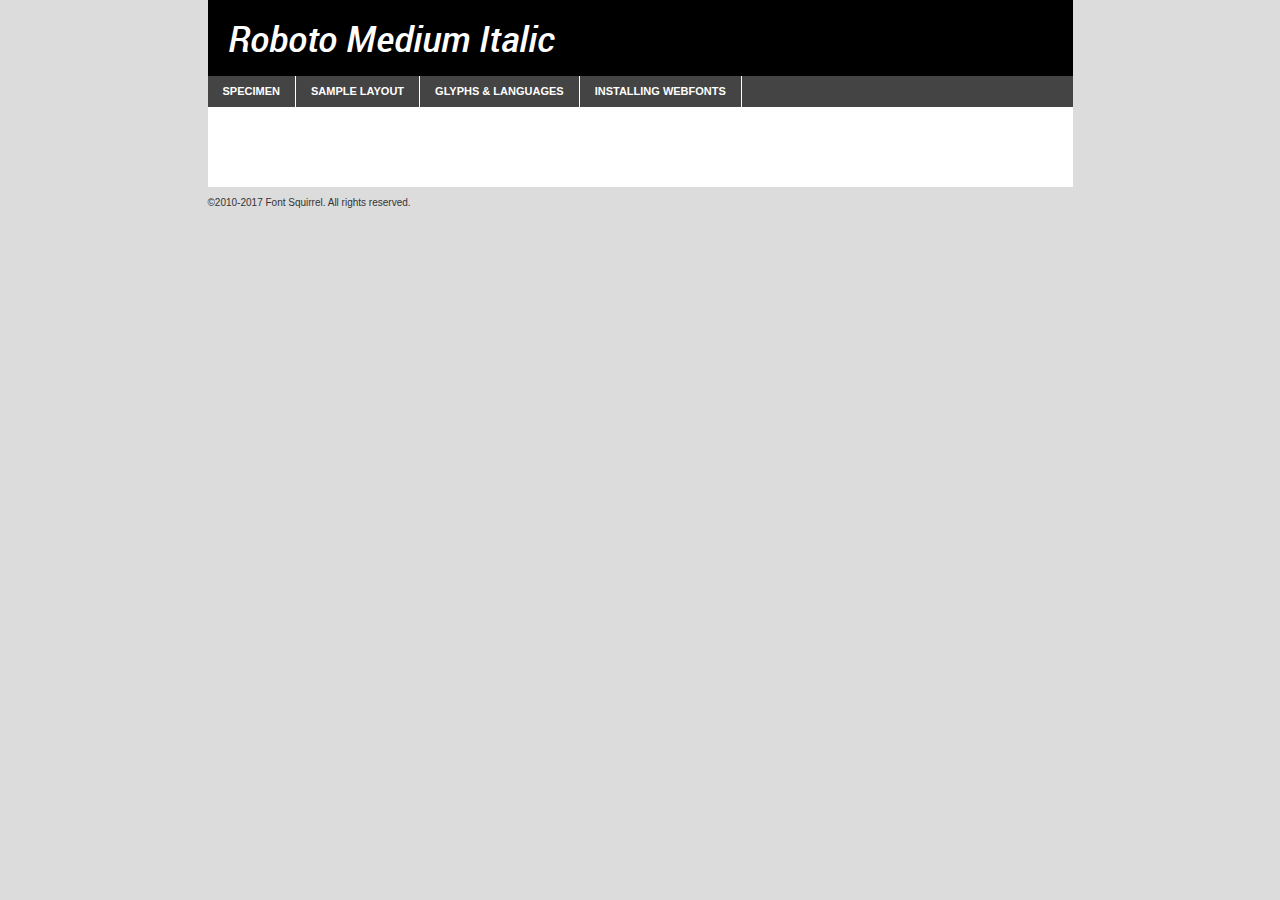
<file: fonts/FontSquirrel webfontkit/roboto-mediumitalic-demo.html>
<!DOCTYPE html PUBLIC "-//W3C//DTD XHTML 1.0 Transitional//EN"
        "http://www.w3.org/TR/xhtml1/DTD/xhtml1-transitional.dtd">

<html xmlns="http://www.w3.org/1999/xhtml" xml:lang="en" lang="en">
<head>
    <meta http-equiv="Content-Type" content="text/html; charset=utf-8"/>
    <script src="http://ajax.googleapis.com/ajax/libs/jquery/1.7.2/jquery.min.js" type="text/javascript" charset="utf-8"></script>
    <script type="text/javascript">
		(function($) {
			$.fn.easyTabs = function(option) {
				var param = jQuery.extend({ fadeSpeed: 'fast', defaultContent: 1, activeClass: 'active' }, option);
				$(this).each(function() {
					var thisId = '#' + this.id;
					if ( param.defaultContent == '' )
					{
						param.defaultContent = 1;
					}
					if ( typeof param.defaultContent == 'number' )
					{
						var defaultTab = $(thisId + ' .tabs li:eq(' + (param.defaultContent - 1) + ') a').attr('href').substr(1);
					}
					else
					{
						var defaultTab = param.defaultContent;
					}
					$(thisId + ' .tabs li a').each(function() {
						var tabToHide = $(this).attr('href').substr(1);
						$('#' + tabToHide).addClass('easytabs-tab-content');
					});
					hideAll();
					changeContent(defaultTab);

					function hideAll() {$(thisId + ' .easytabs-tab-content').hide();}

					function changeContent(tabId)
					{
						hideAll();
						$(thisId + ' .tabs li').removeClass(param.activeClass);
						$(thisId + ' .tabs li a[href=#' + tabId + ']').closest('li').addClass(param.activeClass);
						if ( param.fadeSpeed != 'none' )
						{
							$(thisId + ' #' + tabId).fadeIn(param.fadeSpeed);
						}
						else
						{
							$(thisId + ' #' + tabId).show();
						}
					}

					$(thisId + ' .tabs li').click(function() {
						var tabId = $(this).find('a').attr('href').substr(1);
						changeContent(tabId);
						return false;
					});
				});
			}
		})(jQuery);
    </script>
    <link rel="stylesheet" href="specimen_files/specimen_stylesheet.css" type="text/css" charset="utf-8"/>
    <link rel="stylesheet" href="stylesheet.css" type="text/css" charset="utf-8"/>

    <style type="text/css">
        		body {
			font-family: 'robotomedium_italic';
        		}

            </style>

    <title>Roboto Medium Italic Specimen</title>


    <script type="text/javascript" charset="utf-8">
		$(document).ready(function() {
			$('#container').easyTabs({ defaultContent: 1 });
		});
    </script>
</head>

<body>
<div id="container">
    <div id="header">
		Roboto Medium Italic    </div>
    <ul class="tabs">
        <li><a href="#specimen">Specimen</a></li>
        <li><a href="#layout">Sample Layout</a></li>
		        <li><a href="#glyphs">Glyphs &amp; Languages</a></li>
        <li><a href="#installing">Installing Webfonts</a></li>

    </ul>

    <div id="main_content">


        <div id="specimen">

            <div class="section">
                <div class="grid12 firstcol">
                    <div class="huge">AaBb</div>
                </div>
            </div>

            <div class="section">
                <div class="glyph_range">A&#x200B;B&#x200b;C&#x200b;D&#x200b;E&#x200b;F&#x200b;G&#x200b;H&#x200b;I&#x200b;J&#x200b;K&#x200b;L&#x200b;M&#x200b;N&#x200b;O&#x200b;P&#x200b;Q&#x200b;R&#x200b;S&#x200b;T&#x200b;U&#x200b;V&#x200b;W&#x200b;X&#x200b;Y&#x200b;Z&#x200b;a&#x200b;b&#x200b;c&#x200b;d&#x200b;e&#x200b;f&#x200b;g&#x200b;h&#x200b;i&#x200b;j&#x200b;k&#x200b;l&#x200b;m&#x200b;n&#x200b;o&#x200b;p&#x200b;q&#x200b;r&#x200b;s&#x200b;t&#x200b;u&#x200b;v&#x200b;w&#x200b;x&#x200b;y&#x200b;z&#x200b;1&#x200b;2&#x200b;3&#x200b;4&#x200b;5&#x200b;6&#x200b;7&#x200b;8&#x200b;9&#x200b;0&#x200b;&amp;&#x200b;.&#x200b;,&#x200b;?&#x200b;!&#x200b;&#64;&#x200b;(&#x200b;)&#x200b;#&#x200b;$&#x200b;%&#x200b;*&#x200b;+&#x200b;-&#x200b;=&#x200b;:&#x200b;;</div>
            </div>
            <div class="section">
                <div class="grid12 firstcol">
                    <table class="sample_table">
                        <tr>
                            <td>10</td>
                            <td class="size10">abcdefghijklmnopqrstuvwxyzABCDEFGHIJKLMNOPQRSTUVWXYZ0123456789abcdefghijklmnopqrstuvwxyzABCDEFGHIJKLMNOPQRSTUVWXYZ0123456789abcdefghijklmnopqrstuvwxyzABCDEFGHIJKLMNOPQRSTUVWXYZ</td>
                        </tr>
                        <tr>
                            <td>11</td>
                            <td class="size11">abcdefghijklmnopqrstuvwxyzABCDEFGHIJKLMNOPQRSTUVWXYZ0123456789abcdefghijklmnopqrstuvwxyzABCDEFGHIJKLMNOPQRSTUVWXYZ0123456789abcdefghijklmnopqrstuvwxyzABCDEFGHIJKLMNOPQRSTUVWXYZ</td>
                        </tr>
                        <tr>
                            <td>12</td>
                            <td class="size12">abcdefghijklmnopqrstuvwxyzABCDEFGHIJKLMNOPQRSTUVWXYZ0123456789abcdefghijklmnopqrstuvwxyzABCDEFGHIJKLMNOPQRSTUVWXYZ0123456789abcdefghijklmnopqrstuvwxyzABCDEFGHIJKLMNOPQRSTUVWXYZ</td>
                        </tr>
                        <tr>
                            <td>13</td>
                            <td class="size13">abcdefghijklmnopqrstuvwxyzABCDEFGHIJKLMNOPQRSTUVWXYZ0123456789abcdefghijklmnopqrstuvwxyzABCDEFGHIJKLMNOPQRSTUVWXYZ0123456789abcdefghijklmnopqrstuvwxyzABCDEFGHIJKLMNOPQRSTUVWXYZ</td>
                        </tr>
                        <tr>
                            <td>14</td>
                            <td class="size14">abcdefghijklmnopqrstuvwxyzABCDEFGHIJKLMNOPQRSTUVWXYZ0123456789abcdefghijklmnopqrstuvwxyzABCDEFGHIJKLMNOPQRSTUVWXYZ0123456789abcdefghijklmnopqrstuvwxyzABCDEFGHIJKLMNOPQRSTUVWXYZ</td>
                        </tr>
                        <tr>
                            <td>16</td>
                            <td class="size16">abcdefghijklmnopqrstuvwxyzABCDEFGHIJKLMNOPQRSTUVWXYZ0123456789abcdefghijklmnopqrstuvwxyzABCDEFGHIJKLMNOPQRSTUVWXYZ</td>
                        </tr>
                        <tr>
                            <td>18</td>
                            <td class="size18">abcdefghijklmnopqrstuvwxyzABCDEFGHIJKLMNOPQRSTUVWXYZ0123456789abcdefghijklmnopqrstuvwxyzABCDEFGHIJKLMNOPQRSTUVWXYZ</td>
                        </tr>
                        <tr>
                            <td>20</td>
                            <td class="size20">abcdefghijklmnopqrstuvwxyzABCDEFGHIJKLMNOPQRSTUVWXYZ0123456789abcdefghijklmnopqrstuvwxyzABCDEFGHIJKLMNOPQRSTUVWXYZ</td>
                        </tr>
                        <tr>
                            <td>24</td>
                            <td class="size24">abcdefghijklmnopqrstuvwxyzABCDEFGHIJKLMNOPQRSTUVWXYZ0123456789abcdefghijklmnopqrstuvwxyzABCDEFGHIJKLMNOPQRSTUVWXYZ</td>
                        </tr>
                        <tr>
                            <td>30</td>
                            <td class="size30">abcdefghijklmnopqrstuvwxyzABCDEFGHIJKLMNOPQRSTUVWXYZ0123456789abcdefghijklmnopqrstuvwxyzABCDEFGHIJKLMNOPQRSTUVWXYZ</td>
                        </tr>
                        <tr>
                            <td>36</td>
                            <td class="size36">abcdefghijklmnopqrstuvwxyzABCDEFGHIJKLMNOPQRSTUVWXYZ0123456789abcdefghijklmnopqrstuvwxyzABCDEFGHIJKLMNOPQRSTUVWXYZ</td>
                        </tr>
                        <tr>
                            <td>48</td>
                            <td class="size48">abcdefghijklmnopqrstuvwxyzABCDEFGHIJKLMNOPQRSTUVWXYZ0123456789abcdefghijklmnopqrstuvwxyzABCDEFGHIJKLMNOPQRSTUVWXYZ</td>
                        </tr>
                        <tr>
                            <td>60</td>
                            <td class="size60">abcdefghijklmnopqrstuvwxyzABCDEFGHIJKLMNOPQRSTUVWXYZ0123456789abcdefghijklmnopqrstuvwxyzABCDEFGHIJKLMNOPQRSTUVWXYZ</td>
                        </tr>
                        <tr>
                            <td>72</td>
                            <td class="size72">abcdefghijklmnopqrstuvwxyzABCDEFGHIJKLMNOPQRSTUVWXYZ0123456789abcdefghijklmnopqrstuvwxyzABCDEFGHIJKLMNOPQRSTUVWXYZ</td>
                        </tr>
                        <tr>
                            <td>90</td>
                            <td class="size90">abcdefghijklmnopqrstuvwxyzABCDEFGHIJKLMNOPQRSTUVWXYZ0123456789abcdefghijklmnopqrstuvwxyzABCDEFGHIJKLMNOPQRSTUVWXYZ</td>
                        </tr>
                    </table>

                </div>

            </div>


            <div class="section" id="bodycomparison">


                <div id="xheight">
                    <div class="fontbody">&#x25FC;&#x25FC;&#x25FC;&#x25FC;&#x25FC;&#x25FC;&#x25FC;&#x25FC;&#x25FC;&#x25FC;&#x25FC;&#x25FC;&#x25FC;&#x25FC;&#x25FC;&#x25FC;&#x25FC;&#x25FC;&#x25FC;&#x25FC;&#x25FC;&#x25FC;&#x25FC;&#x25FC;&#x25FC;&#x25FC;&#x25FC;&#x25FC;&#x25FC;&#x25FC;&#x25FC;&#x25FC;&#x25FC;&#x25FC;&#x25FC;&#x25FC;&#x25FC;&#x25FC;&#x25FC;&#x25FC;&#x25FC;&#x25FC;&#x25FC;&#x25FC;&#x25FC;&#x25FC;&#x25FC;&#x25FC;&#x25FC;&#x25FC;&#x25FC;&#x25FC;&#x25FC;&#x25FC;&#x25FC;&#x25FC;&#x25FC;&#x25FC;&#x25FC;&#x25FC;&#x25FC;&#x25FC;&#x25FC;&#x25FC;&#x25FC;&#x25FC;&#x25FC;&#x25FC;&#x25FC;&#x25FC;&#x25FC;&#x25FC;&#x25FC;&#x25FC;&#x25FC;&#x25FC;&#x25FC;&#x25FC;&#x25FC;&#x25FC;&#x25FC;&#x25FC;&#x25FC;&#x25FC;&#x25FC;&#x25FC;&#x25FC;&#x25FC;&#x25FC;&#x25FC;&#x25FC;&#x25FC;&#x25FC;&#x25FC;&#x25FC;&#x25FC;&#x25FC;&#x25FC;&#x25FC;body</div>
                    <div class="arialbody">body</div>
                    <div class="verdanabody">body</div>
                    <div class="georgiabody">body</div>
                </div>
                <div class="fontbody" style="z-index:1">
                    body<span>Roboto Medium Italic</span>
                </div>
                <div class="arialbody" style="z-index:1">
                    body<span>Arial</span>
                </div>
                <div class="verdanabody" style="z-index:1">
                    body<span>Verdana</span>
                </div>
                <div class="georgiabody" style="z-index:1">
                    body<span>Georgia</span>
                </div>


            </div>


            <div class="section psample psample_row1" id="">

                <div class="grid2 firstcol">
                    <p class="size10"><span>10.</span>Aenean lacinia bibendum nulla sed consectetur. Fusce dapibus, tellus ac cursus commodo, tortor mauris condimentum nibh, ut fermentum massa justo sit amet risus. Nullam id dolor id nibh ultricies vehicula ut id elit. Cum sociis natoque penatibus et magnis dis parturient montes, nascetur ridiculus mus. Nulla vitae elit libero, a pharetra augue.</p>

                </div>
                <div class="grid3">
                    <p class="size11"><span>11.</span>Aenean lacinia bibendum nulla sed consectetur. Fusce dapibus, tellus ac cursus commodo, tortor mauris condimentum nibh, ut fermentum massa justo sit amet risus. Nullam id dolor id nibh ultricies vehicula ut id elit. Cum sociis natoque penatibus et magnis dis parturient montes, nascetur ridiculus mus. Nulla vitae elit libero, a pharetra augue.</p>

                </div>
                <div class="grid3">
                    <p class="size12"><span>12.</span>Aenean lacinia bibendum nulla sed consectetur. Fusce dapibus, tellus ac cursus commodo, tortor mauris condimentum nibh, ut fermentum massa justo sit amet risus. Nullam id dolor id nibh ultricies vehicula ut id elit. Cum sociis natoque penatibus et magnis dis parturient montes, nascetur ridiculus mus. Nulla vitae elit libero, a pharetra augue.</p>

                </div>
                <div class="grid4">
                    <p class="size13"><span>13.</span>Aenean lacinia bibendum nulla sed consectetur. Fusce dapibus, tellus ac cursus commodo, tortor mauris condimentum nibh, ut fermentum massa justo sit amet risus. Nullam id dolor id nibh ultricies vehicula ut id elit. Cum sociis natoque penatibus et magnis dis parturient montes, nascetur ridiculus mus. Nulla vitae elit libero, a pharetra augue.</p>

                </div>
                <div class="white_blend"></div>

            </div>
            <div class="section psample psample_row2" id="">
                <div class="grid3 firstcol">
                    <p class="size14"><span>14.</span>Aenean lacinia bibendum nulla sed consectetur. Fusce dapibus, tellus ac cursus commodo, tortor mauris condimentum nibh, ut fermentum massa justo sit amet risus. Nullam id dolor id nibh ultricies vehicula ut id elit. Cum sociis natoque penatibus et magnis dis parturient montes, nascetur ridiculus mus. Nulla vitae elit libero, a pharetra augue.</p>

                </div>
                <div class="grid4">
                    <p class="size16"><span>16.</span>Aenean lacinia bibendum nulla sed consectetur. Fusce dapibus, tellus ac cursus commodo, tortor mauris condimentum nibh, ut fermentum massa justo sit amet risus. Nullam id dolor id nibh ultricies vehicula ut id elit. Cum sociis natoque penatibus et magnis dis parturient montes, nascetur ridiculus mus. Nulla vitae elit libero, a pharetra augue.</p>

                </div>
                <div class="grid5">
                    <p class="size18"><span>18.</span>Aenean lacinia bibendum nulla sed consectetur. Fusce dapibus, tellus ac cursus commodo, tortor mauris condimentum nibh, ut fermentum massa justo sit amet risus. Nullam id dolor id nibh ultricies vehicula ut id elit. Cum sociis natoque penatibus et magnis dis parturient montes, nascetur ridiculus mus. Nulla vitae elit libero, a pharetra augue.</p>

                </div>

                <div class="white_blend"></div>

            </div>

            <div class="section psample psample_row3" id="">
                <div class="grid5 firstcol">
                    <p class="size20"><span>20.</span>Aenean lacinia bibendum nulla sed consectetur. Fusce dapibus, tellus ac cursus commodo, tortor mauris condimentum nibh, ut fermentum massa justo sit amet risus. Nullam id dolor id nibh ultricies vehicula ut id elit. Cum sociis natoque penatibus et magnis dis parturient montes, nascetur ridiculus mus. Nulla vitae elit libero, a pharetra augue.</p>
                </div>
                <div class="grid7">
                    <p class="size24"><span>24.</span>Aenean lacinia bibendum nulla sed consectetur. Fusce dapibus, tellus ac cursus commodo, tortor mauris condimentum nibh, ut fermentum massa justo sit amet risus. Nullam id dolor id nibh ultricies vehicula ut id elit. Cum sociis natoque penatibus et magnis dis parturient montes, nascetur ridiculus mus. Nulla vitae elit libero, a pharetra augue.</p>
                </div>

                <div class="white_blend"></div>

            </div>

            <div class="section psample psample_row4" id="">
                <div class="grid12 firstcol">
                    <p class="size30"><span>30.</span>Aenean lacinia bibendum nulla sed consectetur. Fusce dapibus, tellus ac cursus commodo, tortor mauris condimentum nibh, ut fermentum massa justo sit amet risus. Nullam id dolor id nibh ultricies vehicula ut id elit. Cum sociis natoque penatibus et magnis dis parturient montes, nascetur ridiculus mus. Nulla vitae elit libero, a pharetra augue.</p>
                </div>
                <div class="white_blend"></div>

            </div>


            <div class="section psample psample_row1 fullreverse">
                <div class="grid2 firstcol">
                    <p class="size10"><span>10.</span>Aenean lacinia bibendum nulla sed consectetur. Fusce dapibus, tellus ac cursus commodo, tortor mauris condimentum nibh, ut fermentum massa justo sit amet risus. Nullam id dolor id nibh ultricies vehicula ut id elit. Cum sociis natoque penatibus et magnis dis parturient montes, nascetur ridiculus mus. Nulla vitae elit libero, a pharetra augue.</p>

                </div>
                <div class="grid3">
                    <p class="size11"><span>11.</span>Aenean lacinia bibendum nulla sed consectetur. Fusce dapibus, tellus ac cursus commodo, tortor mauris condimentum nibh, ut fermentum massa justo sit amet risus. Nullam id dolor id nibh ultricies vehicula ut id elit. Cum sociis natoque penatibus et magnis dis parturient montes, nascetur ridiculus mus. Nulla vitae elit libero, a pharetra augue.</p>

                </div>
                <div class="grid3">
                    <p class="size12"><span>12.</span>Aenean lacinia bibendum nulla sed consectetur. Fusce dapibus, tellus ac cursus commodo, tortor mauris condimentum nibh, ut fermentum massa justo sit amet risus. Nullam id dolor id nibh ultricies vehicula ut id elit. Cum sociis natoque penatibus et magnis dis parturient montes, nascetur ridiculus mus. Nulla vitae elit libero, a pharetra augue.</p>

                </div>
                <div class="grid4">
                    <p class="size13"><span>13.</span>Aenean lacinia bibendum nulla sed consectetur. Fusce dapibus, tellus ac cursus commodo, tortor mauris condimentum nibh, ut fermentum massa justo sit amet risus. Nullam id dolor id nibh ultricies vehicula ut id elit. Cum sociis natoque penatibus et magnis dis parturient montes, nascetur ridiculus mus. Nulla vitae elit libero, a pharetra augue.</p>

                </div>
                <div class="black_blend"></div>

            </div>

            <div class="section psample psample_row2 fullreverse">
                <div class="grid3 firstcol">
                    <p class="size14"><span>14.</span>Aenean lacinia bibendum nulla sed consectetur. Fusce dapibus, tellus ac cursus commodo, tortor mauris condimentum nibh, ut fermentum massa justo sit amet risus. Nullam id dolor id nibh ultricies vehicula ut id elit. Cum sociis natoque penatibus et magnis dis parturient montes, nascetur ridiculus mus. Nulla vitae elit libero, a pharetra augue.</p>

                </div>
                <div class="grid4">
                    <p class="size16"><span>16.</span>Aenean lacinia bibendum nulla sed consectetur. Fusce dapibus, tellus ac cursus commodo, tortor mauris condimentum nibh, ut fermentum massa justo sit amet risus. Nullam id dolor id nibh ultricies vehicula ut id elit. Cum sociis natoque penatibus et magnis dis parturient montes, nascetur ridiculus mus. Nulla vitae elit libero, a pharetra augue.</p>

                </div>
                <div class="grid5">
                    <p class="size18"><span>18.</span>Aenean lacinia bibendum nulla sed consectetur. Fusce dapibus, tellus ac cursus commodo, tortor mauris condimentum nibh, ut fermentum massa justo sit amet risus. Nullam id dolor id nibh ultricies vehicula ut id elit. Cum sociis natoque penatibus et magnis dis parturient montes, nascetur ridiculus mus. Nulla vitae elit libero, a pharetra augue.</p>

                </div>
                <div class="black_blend"></div>

            </div>

            <div class="section psample fullreverse psample_row3" id="">
                <div class="grid5 firstcol">
                    <p class="size20"><span>20.</span>Aenean lacinia bibendum nulla sed consectetur. Fusce dapibus, tellus ac cursus commodo, tortor mauris condimentum nibh, ut fermentum massa justo sit amet risus. Nullam id dolor id nibh ultricies vehicula ut id elit. Cum sociis natoque penatibus et magnis dis parturient montes, nascetur ridiculus mus. Nulla vitae elit libero, a pharetra augue.</p>
                </div>
                <div class="grid7">
                    <p class="size24"><span>24.</span>Aenean lacinia bibendum nulla sed consectetur. Fusce dapibus, tellus ac cursus commodo, tortor mauris condimentum nibh, ut fermentum massa justo sit amet risus. Nullam id dolor id nibh ultricies vehicula ut id elit. Cum sociis natoque penatibus et magnis dis parturient montes, nascetur ridiculus mus. Nulla vitae elit libero, a pharetra augue.</p>
                </div>

                <div class="black_blend"></div>

            </div>

            <div class="section psample fullreverse psample_row4" id="" style="border-bottom: 20px #000 solid;">
                <div class="grid12 firstcol">
                    <p class="size30"><span>30.</span>Aenean lacinia bibendum nulla sed consectetur. Fusce dapibus, tellus ac cursus commodo, tortor mauris condimentum nibh, ut fermentum massa justo sit amet risus. Nullam id dolor id nibh ultricies vehicula ut id elit. Cum sociis natoque penatibus et magnis dis parturient montes, nascetur ridiculus mus. Nulla vitae elit libero, a pharetra augue.</p>
                </div>
                <div class="black_blend"></div>

            </div>


        </div>

        <div id="layout">

            <div class="section">

                <div class="grid12 firstcol">
                    <h1>Lorem Ipsum Dolor</h1>
                    <h2>Etiam porta sem malesuada magna mollis euismod</h2>

                    <p class="byline">By <a href="#link">Aenean Lacinia</a></p>
                </div>
            </div>
            <div class="section">
                <div class="grid8 firstcol">
                    <p class="large">Donec sed odio dui. Morbi leo risus, porta ac consectetur ac, vestibulum at eros. Fusce dapibus, tellus ac cursus commodo, tortor mauris condimentum nibh, ut fermentum massa justo sit amet risus. </p>


                    <h3>Pellentesque ornare sem</h3>

                    <p>Maecenas sed diam eget risus varius blandit sit amet non magna. Maecenas faucibus mollis interdum. Donec ullamcorper nulla non metus auctor fringilla. Nullam id dolor id nibh ultricies vehicula ut id elit. Nullam id dolor id nibh ultricies vehicula ut id elit. </p>

                    <p>Aenean eu leo quam. Pellentesque ornare sem lacinia quam venenatis vestibulum. Lorem ipsum dolor sit amet, consectetur adipiscing elit. Cum sociis natoque penatibus et magnis dis parturient montes, nascetur ridiculus mus. </p>

                    <p>Nulla vitae elit libero, a pharetra augue. Praesent commodo cursus magna, vel scelerisque nisl consectetur et. Aenean lacinia bibendum nulla sed consectetur. </p>

                    <p>Nullam quis risus eget urna mollis ornare vel eu leo. Nullam quis risus eget urna mollis ornare vel eu leo. Maecenas sed diam eget risus varius blandit sit amet non magna. Donec ullamcorper nulla non metus auctor fringilla. </p>

                    <h3>Cras mattis consectetur</h3>

                    <p>Aenean eu leo quam. Pellentesque ornare sem lacinia quam venenatis vestibulum. Aenean lacinia bibendum nulla sed consectetur. Integer posuere erat a ante venenatis dapibus posuere velit aliquet. Cras mattis consectetur purus sit amet fermentum. </p>

                    <p>Nullam id dolor id nibh ultricies vehicula ut id elit. Nullam quis risus eget urna mollis ornare vel eu leo. Cras mattis consectetur purus sit amet fermentum.</p>
                </div>

                <div class="grid4 sidebar">

                    <div class="box reverse">
                        <p class="last">Nullam quis risus eget urna mollis ornare vel eu leo. Donec ullamcorper nulla non metus auctor fringilla. Cras mattis consectetur purus sit amet fermentum. Sed posuere consectetur est at lobortis. Lorem ipsum dolor sit amet, consectetur adipiscing elit. </p>
                    </div>

                    <p class="caption">Maecenas sed diam eget risus varius.</p>

                    <p>Vestibulum id ligula porta felis euismod semper. Integer posuere erat a ante venenatis dapibus posuere velit aliquet. Vestibulum id ligula porta felis euismod semper. Sed posuere consectetur est at lobortis. Maecenas sed diam eget risus varius blandit sit amet non magna. Fusce dapibus, tellus ac cursus commodo, tortor mauris condimentum nibh, ut fermentum massa justo sit amet risus. </p>


                    <p>Duis mollis, est non commodo luctus, nisi erat porttitor ligula, eget lacinia odio sem nec elit. Aenean lacinia bibendum nulla sed consectetur. Vivamus sagittis lacus vel augue laoreet rutrum faucibus dolor auctor. Aenean lacinia bibendum nulla sed consectetur. Nullam quis risus eget urna mollis ornare vel eu leo. </p>

                    <p>Praesent commodo cursus magna, vel scelerisque nisl consectetur et. Donec ullamcorper nulla non metus auctor fringilla. Maecenas faucibus mollis interdum. Fusce dapibus, tellus ac cursus commodo, tortor mauris condimentum nibh, ut fermentum massa justo sit amet risus. </p>

                </div>
            </div>

        </div>


		

        <div id="glyphs">
            <div class="section">
                <div class="grid12 firstcol">

                    <h1>Language Support</h1>
                    <p>The subset of Roboto Medium Italic in this kit supports the following languages:<br/>

						Albanian, Basque, Breton, Chamorro, Danish, Dutch, English, Faroese, Finnish, French, Frisian, Galician, German, Icelandic, Italian, Malagasy, Norwegian, Portuguese, Spanish, Alsatian, Aragonese, Arapaho, Arrernte, Asturian, Aymara, Bislama, Cebuano, Corsican, Fijian, French_creole, Genoese, Gilbertese, Greenlandic, Haitian_creole, Hiligaynon, Hmong, Hopi, Ibanag, Iloko_ilokano, Indonesian, Interglossa_glosa, Interlingua, Irish_gaelic, Jerriais, Lojban, Lombard, Luxembourgeois, Manx, Mohawk, Norfolk_pitcairnese, Occitan, Oromo, Pangasinan, Papiamento, Piedmontese, Potawatomi, Rhaeto-romance, Romansh, Rotokas, Sami_lule, Samoan, Sardinian, Scots_gaelic, Seychelles_creole, Shona, Sicilian, Somali, Southern_ndebele, Swahili, Swati_swazi, Tagalog_filipino_pilipino, Tetum, Tok_pisin, Uyghur_latinized, Volapuk, Walloon, Warlpiri, Xhosa, Yapese, Zulu, Latinbasic, Ubasic, Demo                    </p>
                    <h1>Glyph Chart</h1>
                    <p>The subset of Roboto Medium Italic in this kit includes all the glyphs listed below. Unicode entities are included above each glyph to help you insert individual characters into your layout.</p>
                    <div id="glyph_chart">

																				                                <div><p>&amp;#13;</p>&#13;</div>
																				                                <div><p>&amp;#32;</p>&#32;</div>
																				                                <div><p>&amp;#33;</p>&#33;</div>
																				                                <div><p>&amp;#34;</p>&#34;</div>
																				                                <div><p>&amp;#35;</p>&#35;</div>
																				                                <div><p>&amp;#36;</p>&#36;</div>
																				                                <div><p>&amp;#37;</p>&#37;</div>
																				                                <div><p>&amp;#38;</p>&#38;</div>
																				                                <div><p>&amp;#39;</p>&#39;</div>
																				                                <div><p>&amp;#40;</p>&#40;</div>
																				                                <div><p>&amp;#41;</p>&#41;</div>
																				                                <div><p>&amp;#42;</p>&#42;</div>
																				                                <div><p>&amp;#43;</p>&#43;</div>
																				                                <div><p>&amp;#44;</p>&#44;</div>
																				                                <div><p>&amp;#45;</p>&#45;</div>
																				                                <div><p>&amp;#46;</p>&#46;</div>
																				                                <div><p>&amp;#47;</p>&#47;</div>
																				                                <div><p>&amp;#48;</p>&#48;</div>
																				                                <div><p>&amp;#49;</p>&#49;</div>
																				                                <div><p>&amp;#50;</p>&#50;</div>
																				                                <div><p>&amp;#51;</p>&#51;</div>
																				                                <div><p>&amp;#52;</p>&#52;</div>
																				                                <div><p>&amp;#53;</p>&#53;</div>
																				                                <div><p>&amp;#54;</p>&#54;</div>
																				                                <div><p>&amp;#55;</p>&#55;</div>
																				                                <div><p>&amp;#56;</p>&#56;</div>
																				                                <div><p>&amp;#57;</p>&#57;</div>
																				                                <div><p>&amp;#58;</p>&#58;</div>
																				                                <div><p>&amp;#59;</p>&#59;</div>
																				                                <div><p>&amp;#60;</p>&#60;</div>
																				                                <div><p>&amp;#61;</p>&#61;</div>
																				                                <div><p>&amp;#62;</p>&#62;</div>
																				                                <div><p>&amp;#63;</p>&#63;</div>
																				                                <div><p>&amp;#64;</p>&#64;</div>
																				                                <div><p>&amp;#65;</p>&#65;</div>
																				                                <div><p>&amp;#66;</p>&#66;</div>
																				                                <div><p>&amp;#67;</p>&#67;</div>
																				                                <div><p>&amp;#68;</p>&#68;</div>
																				                                <div><p>&amp;#69;</p>&#69;</div>
																				                                <div><p>&amp;#70;</p>&#70;</div>
																				                                <div><p>&amp;#71;</p>&#71;</div>
																				                                <div><p>&amp;#72;</p>&#72;</div>
																				                                <div><p>&amp;#73;</p>&#73;</div>
																				                                <div><p>&amp;#74;</p>&#74;</div>
																				                                <div><p>&amp;#75;</p>&#75;</div>
																				                                <div><p>&amp;#76;</p>&#76;</div>
																				                                <div><p>&amp;#77;</p>&#77;</div>
																				                                <div><p>&amp;#78;</p>&#78;</div>
																				                                <div><p>&amp;#79;</p>&#79;</div>
																				                                <div><p>&amp;#80;</p>&#80;</div>
																				                                <div><p>&amp;#81;</p>&#81;</div>
																				                                <div><p>&amp;#82;</p>&#82;</div>
																				                                <div><p>&amp;#83;</p>&#83;</div>
																				                                <div><p>&amp;#84;</p>&#84;</div>
																				                                <div><p>&amp;#85;</p>&#85;</div>
																				                                <div><p>&amp;#86;</p>&#86;</div>
																				                                <div><p>&amp;#87;</p>&#87;</div>
																				                                <div><p>&amp;#88;</p>&#88;</div>
																				                                <div><p>&amp;#89;</p>&#89;</div>
																				                                <div><p>&amp;#90;</p>&#90;</div>
																				                                <div><p>&amp;#91;</p>&#91;</div>
																				                                <div><p>&amp;#92;</p>&#92;</div>
																				                                <div><p>&amp;#93;</p>&#93;</div>
																				                                <div><p>&amp;#94;</p>&#94;</div>
																				                                <div><p>&amp;#95;</p>&#95;</div>
																				                                <div><p>&amp;#96;</p>&#96;</div>
																				                                <div><p>&amp;#97;</p>&#97;</div>
																				                                <div><p>&amp;#98;</p>&#98;</div>
																				                                <div><p>&amp;#99;</p>&#99;</div>
																				                                <div><p>&amp;#100;</p>&#100;</div>
																				                                <div><p>&amp;#101;</p>&#101;</div>
																				                                <div><p>&amp;#102;</p>&#102;</div>
																				                                <div><p>&amp;#103;</p>&#103;</div>
																				                                <div><p>&amp;#104;</p>&#104;</div>
																				                                <div><p>&amp;#105;</p>&#105;</div>
																				                                <div><p>&amp;#106;</p>&#106;</div>
																				                                <div><p>&amp;#107;</p>&#107;</div>
																				                                <div><p>&amp;#108;</p>&#108;</div>
																				                                <div><p>&amp;#109;</p>&#109;</div>
																				                                <div><p>&amp;#110;</p>&#110;</div>
																				                                <div><p>&amp;#111;</p>&#111;</div>
																				                                <div><p>&amp;#112;</p>&#112;</div>
																				                                <div><p>&amp;#113;</p>&#113;</div>
																				                                <div><p>&amp;#114;</p>&#114;</div>
																				                                <div><p>&amp;#115;</p>&#115;</div>
																				                                <div><p>&amp;#116;</p>&#116;</div>
																				                                <div><p>&amp;#117;</p>&#117;</div>
																				                                <div><p>&amp;#118;</p>&#118;</div>
																				                                <div><p>&amp;#119;</p>&#119;</div>
																				                                <div><p>&amp;#120;</p>&#120;</div>
																				                                <div><p>&amp;#121;</p>&#121;</div>
																				                                <div><p>&amp;#122;</p>&#122;</div>
																				                                <div><p>&amp;#123;</p>&#123;</div>
																				                                <div><p>&amp;#124;</p>&#124;</div>
																				                                <div><p>&amp;#125;</p>&#125;</div>
																				                                <div><p>&amp;#126;</p>&#126;</div>
																				                                <div><p>&amp;#160;</p>&#160;</div>
																				                                <div><p>&amp;#161;</p>&#161;</div>
																				                                <div><p>&amp;#162;</p>&#162;</div>
																				                                <div><p>&amp;#163;</p>&#163;</div>
																				                                <div><p>&amp;#164;</p>&#164;</div>
																				                                <div><p>&amp;#165;</p>&#165;</div>
																				                                <div><p>&amp;#166;</p>&#166;</div>
																				                                <div><p>&amp;#167;</p>&#167;</div>
																				                                <div><p>&amp;#168;</p>&#168;</div>
																				                                <div><p>&amp;#169;</p>&#169;</div>
																				                                <div><p>&amp;#170;</p>&#170;</div>
																				                                <div><p>&amp;#171;</p>&#171;</div>
																				                                <div><p>&amp;#172;</p>&#172;</div>
																				                                <div><p>&amp;#173;</p>&#173;</div>
																				                                <div><p>&amp;#174;</p>&#174;</div>
																				                                <div><p>&amp;#175;</p>&#175;</div>
																				                                <div><p>&amp;#176;</p>&#176;</div>
																				                                <div><p>&amp;#177;</p>&#177;</div>
																				                                <div><p>&amp;#178;</p>&#178;</div>
																				                                <div><p>&amp;#179;</p>&#179;</div>
																				                                <div><p>&amp;#180;</p>&#180;</div>
																				                                <div><p>&amp;#181;</p>&#181;</div>
																				                                <div><p>&amp;#182;</p>&#182;</div>
																				                                <div><p>&amp;#183;</p>&#183;</div>
																				                                <div><p>&amp;#184;</p>&#184;</div>
																				                                <div><p>&amp;#185;</p>&#185;</div>
																				                                <div><p>&amp;#186;</p>&#186;</div>
																				                                <div><p>&amp;#187;</p>&#187;</div>
																				                                <div><p>&amp;#188;</p>&#188;</div>
																				                                <div><p>&amp;#189;</p>&#189;</div>
																				                                <div><p>&amp;#190;</p>&#190;</div>
																				                                <div><p>&amp;#191;</p>&#191;</div>
																				                                <div><p>&amp;#192;</p>&#192;</div>
																				                                <div><p>&amp;#193;</p>&#193;</div>
																				                                <div><p>&amp;#194;</p>&#194;</div>
																				                                <div><p>&amp;#195;</p>&#195;</div>
																				                                <div><p>&amp;#196;</p>&#196;</div>
																				                                <div><p>&amp;#197;</p>&#197;</div>
																				                                <div><p>&amp;#198;</p>&#198;</div>
																				                                <div><p>&amp;#199;</p>&#199;</div>
																				                                <div><p>&amp;#200;</p>&#200;</div>
																				                                <div><p>&amp;#201;</p>&#201;</div>
																				                                <div><p>&amp;#202;</p>&#202;</div>
																				                                <div><p>&amp;#203;</p>&#203;</div>
																				                                <div><p>&amp;#204;</p>&#204;</div>
																				                                <div><p>&amp;#205;</p>&#205;</div>
																				                                <div><p>&amp;#206;</p>&#206;</div>
																				                                <div><p>&amp;#207;</p>&#207;</div>
																				                                <div><p>&amp;#208;</p>&#208;</div>
																				                                <div><p>&amp;#209;</p>&#209;</div>
																				                                <div><p>&amp;#210;</p>&#210;</div>
																				                                <div><p>&amp;#211;</p>&#211;</div>
																				                                <div><p>&amp;#212;</p>&#212;</div>
																				                                <div><p>&amp;#213;</p>&#213;</div>
																				                                <div><p>&amp;#214;</p>&#214;</div>
																				                                <div><p>&amp;#215;</p>&#215;</div>
																				                                <div><p>&amp;#216;</p>&#216;</div>
																				                                <div><p>&amp;#217;</p>&#217;</div>
																				                                <div><p>&amp;#218;</p>&#218;</div>
																				                                <div><p>&amp;#219;</p>&#219;</div>
																				                                <div><p>&amp;#220;</p>&#220;</div>
																				                                <div><p>&amp;#221;</p>&#221;</div>
																				                                <div><p>&amp;#222;</p>&#222;</div>
																				                                <div><p>&amp;#223;</p>&#223;</div>
																				                                <div><p>&amp;#224;</p>&#224;</div>
																				                                <div><p>&amp;#225;</p>&#225;</div>
																				                                <div><p>&amp;#226;</p>&#226;</div>
																				                                <div><p>&amp;#227;</p>&#227;</div>
																				                                <div><p>&amp;#228;</p>&#228;</div>
																				                                <div><p>&amp;#229;</p>&#229;</div>
																				                                <div><p>&amp;#230;</p>&#230;</div>
																				                                <div><p>&amp;#231;</p>&#231;</div>
																				                                <div><p>&amp;#232;</p>&#232;</div>
																				                                <div><p>&amp;#233;</p>&#233;</div>
																				                                <div><p>&amp;#234;</p>&#234;</div>
																				                                <div><p>&amp;#235;</p>&#235;</div>
																				                                <div><p>&amp;#236;</p>&#236;</div>
																				                                <div><p>&amp;#237;</p>&#237;</div>
																				                                <div><p>&amp;#238;</p>&#238;</div>
																				                                <div><p>&amp;#239;</p>&#239;</div>
																				                                <div><p>&amp;#240;</p>&#240;</div>
																				                                <div><p>&amp;#241;</p>&#241;</div>
																				                                <div><p>&amp;#242;</p>&#242;</div>
																				                                <div><p>&amp;#243;</p>&#243;</div>
																				                                <div><p>&amp;#244;</p>&#244;</div>
																				                                <div><p>&amp;#245;</p>&#245;</div>
																				                                <div><p>&amp;#246;</p>&#246;</div>
																				                                <div><p>&amp;#247;</p>&#247;</div>
																				                                <div><p>&amp;#248;</p>&#248;</div>
																				                                <div><p>&amp;#249;</p>&#249;</div>
																				                                <div><p>&amp;#250;</p>&#250;</div>
																				                                <div><p>&amp;#251;</p>&#251;</div>
																				                                <div><p>&amp;#252;</p>&#252;</div>
																				                                <div><p>&amp;#253;</p>&#253;</div>
																				                                <div><p>&amp;#254;</p>&#254;</div>
																				                                <div><p>&amp;#255;</p>&#255;</div>
																				                                <div><p>&amp;#338;</p>&#338;</div>
																				                                <div><p>&amp;#339;</p>&#339;</div>
																				                                <div><p>&amp;#376;</p>&#376;</div>
																				                                <div><p>&amp;#710;</p>&#710;</div>
																				                                <div><p>&amp;#732;</p>&#732;</div>
																				                                <div><p>&amp;#8192;</p>&#8192;</div>
																				                                <div><p>&amp;#8193;</p>&#8193;</div>
																				                                <div><p>&amp;#8194;</p>&#8194;</div>
																				                                <div><p>&amp;#8195;</p>&#8195;</div>
																				                                <div><p>&amp;#8196;</p>&#8196;</div>
																				                                <div><p>&amp;#8197;</p>&#8197;</div>
																				                                <div><p>&amp;#8198;</p>&#8198;</div>
																				                                <div><p>&amp;#8199;</p>&#8199;</div>
																				                                <div><p>&amp;#8200;</p>&#8200;</div>
																				                                <div><p>&amp;#8201;</p>&#8201;</div>
																				                                <div><p>&amp;#8202;</p>&#8202;</div>
																				                                <div><p>&amp;#8208;</p>&#8208;</div>
																				                                <div><p>&amp;#8209;</p>&#8209;</div>
																				                                <div><p>&amp;#8210;</p>&#8210;</div>
																				                                <div><p>&amp;#8211;</p>&#8211;</div>
																				                                <div><p>&amp;#8212;</p>&#8212;</div>
																				                                <div><p>&amp;#8216;</p>&#8216;</div>
																				                                <div><p>&amp;#8217;</p>&#8217;</div>
																				                                <div><p>&amp;#8218;</p>&#8218;</div>
																				                                <div><p>&amp;#8220;</p>&#8220;</div>
																				                                <div><p>&amp;#8221;</p>&#8221;</div>
																				                                <div><p>&amp;#8222;</p>&#8222;</div>
																				                                <div><p>&amp;#8226;</p>&#8226;</div>
																				                                <div><p>&amp;#8230;</p>&#8230;</div>
																				                                <div><p>&amp;#8239;</p>&#8239;</div>
																				                                <div><p>&amp;#8249;</p>&#8249;</div>
																				                                <div><p>&amp;#8250;</p>&#8250;</div>
																				                                <div><p>&amp;#8287;</p>&#8287;</div>
																				                                <div><p>&amp;#8364;</p>&#8364;</div>
																				                                <div><p>&amp;#8482;</p>&#8482;</div>
																				                                <div><p>&amp;#9724;</p>&#9724;</div>
																				                                <div><p>&amp;#64257;</p>&#64257;</div>
																				                                <div><p>&amp;#64258;</p>&#64258;</div>
																				                                <div><p>&amp;#64259;</p>&#64259;</div>
																				                                <div><p>&amp;#64260;</p>&#64260;</div>
																																													                    </div>
                </div>


            </div>
        </div>


        <div id="specs">

        </div>

        <div id="installing">
            <div class="section">
                <div class="grid7 firstcol">
                    <h1>Installing Webfonts</h1>

                    <p>Webfonts are supported by all major browser platforms but not all in the same way. There are currently four different font formats that must be included in order to target all browsers. This includes TTF, WOFF, EOT and SVG.</p>

                    <h2>1. Upload your webfonts</h2>
                    <p>You must upload your webfont kit to your website. They should be in or near the same directory as your CSS files.</p>

                    <h2>2. Include the webfont stylesheet</h2>
                    <p>A special CSS @font-face declaration helps the various browsers select the appropriate font it needs without causing you a bunch of headaches. Learn more about this syntax by reading the <a href="https://www.fontspring.com/blog/further-hardening-of-the-bulletproof-syntax">Fontspring blog post</a> about it. The code for it is as follows:</p>


                    <code>
                        @font-face{
                        font-family: 'MyWebFont';
                        src: url('WebFont.eot');
                        src: url('WebFont.eot?#iefix') format('embedded-opentype'),
                        url('WebFont.woff') format('woff'),
                        url('WebFont.ttf') format('truetype'),
                        url('WebFont.svg#webfont') format('svg');
                        }
                    </code>

                    <p>We've already gone ahead and generated the code for you. All you have to do is link to the stylesheet in your HTML, like this:</p>
                    <code>&lt;link rel=&quot;stylesheet&quot; href=&quot;stylesheet.css&quot; type=&quot;text/css&quot; charset=&quot;utf-8&quot; /&gt;</code>

                    <h2>3. Modify your own stylesheet</h2>
                    <p>To take advantage of your new fonts, you must tell your stylesheet to use them. Look at the original @font-face declaration above and find the property called "font-family." The name linked there will be what you use to reference the font. Prepend that webfont name to the font stack in the "font-family" property, inside the selector you want to change. For example:</p>
                    <code>p { font-family: 'WebFont', Arial, sans-serif; }</code>

                    <h2>4. Test</h2>
                    <p>Getting webfonts to work cross-browser <em>can</em> be tricky. Use the information in the sidebar to help you if you find that fonts aren't loading in a particular browser.</p>
                </div>

                <div class="grid5 sidebar">
                    <div class="box">
                        <h2>Troubleshooting<br/>Font-Face Problems</h2>
                        <p>Having trouble getting your webfonts to load in your new website? Here are some tips to sort out what might be the problem.</p>

                        <h3>Fonts not showing in any browser</h3>

                        <p>This sounds like you need to work on the plumbing. You either did not upload the fonts to the correct directory, or you did not link the fonts properly in the CSS. If you've confirmed that all this is correct and you still have a problem, take a look at your .htaccess file and see if requests are getting intercepted.</p>

                        <h3>Fonts not loading in iPhone or iPad</h3>

                        <p>The most common problem here is that you are serving the fonts from an IIS server. IIS refuses to serve files that have unknown MIME types. If that is the case, you must set the MIME type for SVG to "image/svg+xml" in the server settings. Follow these instructions from Microsoft if you need help.</p>

                        <h3>Fonts not loading in Firefox</h3>

                        <p>The primary reason for this failure? You are still using a version Firefox older than 3.5. So upgrade already! If that isn't it, then you are very likely serving fonts from a different domain. Firefox requires that all font assets be served from the same domain. Lastly it is possible that you need to add WOFF to your list of MIME types (if you are serving via IIS.)</p>

                        <h3>Fonts not loading in IE</h3>

                        <p>Are you looking at Internet Explorer on an actual Windows machine or are you cheating by using a service like Adobe BrowserLab? Many of these screenshot services do not render @font-face for IE. Best to test it on a real machine.</p>

                        <h3>Fonts not loading in IE9</h3>

                        <p>IE9, like Firefox, requires that fonts be served from the same domain as the website. Make sure that is the case.</p>
                    </div>
                </div>
            </div>

        </div>

    </div>
    <div id="footer">
        <p>&copy;2010-2017 Font Squirrel. All rights reserved.</p>
    </div>
</div>
</body>
</html>
</file>
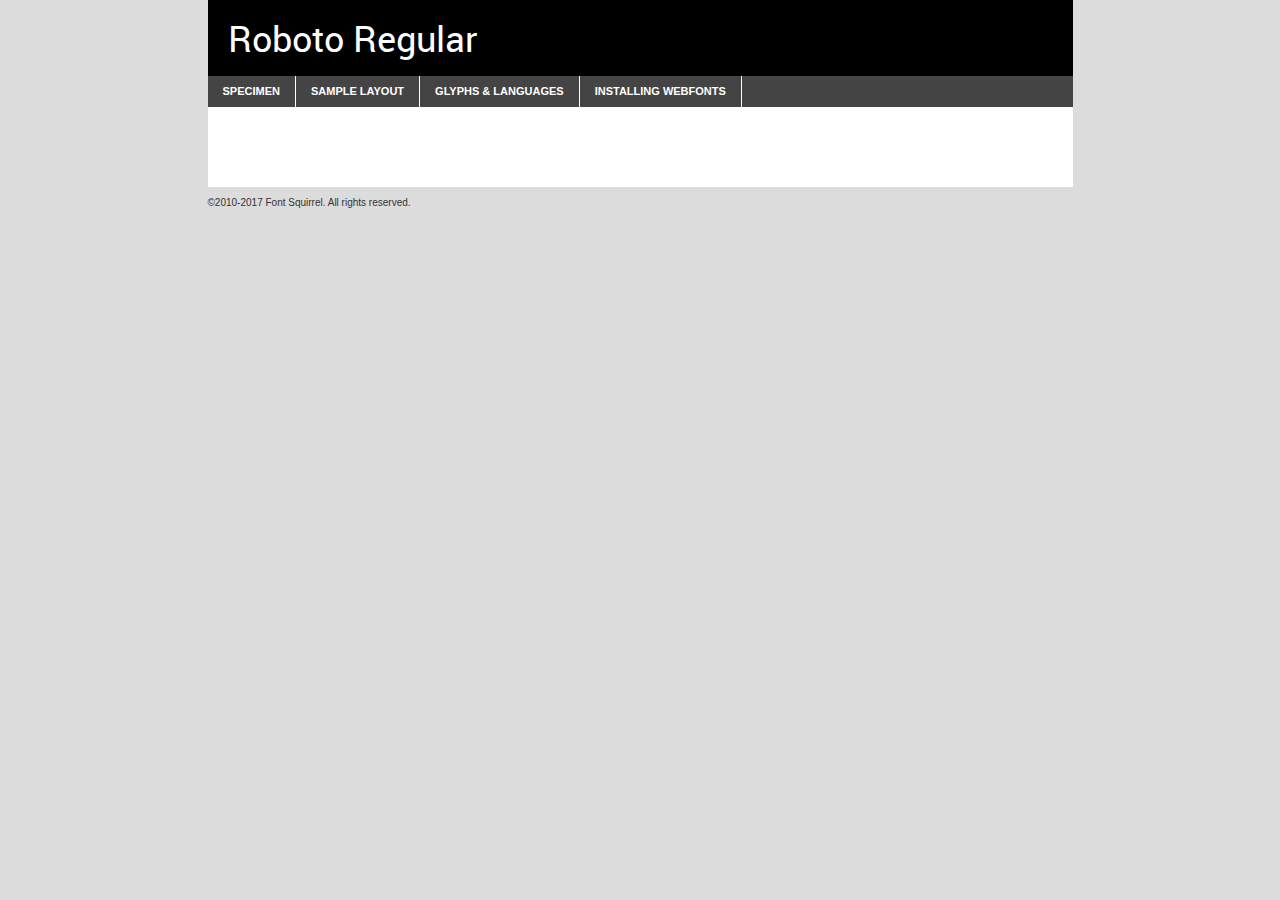
<file: fonts/FontSquirrel webfontkit/roboto-regular-demo.html>
<!DOCTYPE html PUBLIC "-//W3C//DTD XHTML 1.0 Transitional//EN"
        "http://www.w3.org/TR/xhtml1/DTD/xhtml1-transitional.dtd">

<html xmlns="http://www.w3.org/1999/xhtml" xml:lang="en" lang="en">
<head>
    <meta http-equiv="Content-Type" content="text/html; charset=utf-8"/>
    <script src="http://ajax.googleapis.com/ajax/libs/jquery/1.7.2/jquery.min.js" type="text/javascript" charset="utf-8"></script>
    <script type="text/javascript">
		(function($) {
			$.fn.easyTabs = function(option) {
				var param = jQuery.extend({ fadeSpeed: 'fast', defaultContent: 1, activeClass: 'active' }, option);
				$(this).each(function() {
					var thisId = '#' + this.id;
					if ( param.defaultContent == '' )
					{
						param.defaultContent = 1;
					}
					if ( typeof param.defaultContent == 'number' )
					{
						var defaultTab = $(thisId + ' .tabs li:eq(' + (param.defaultContent - 1) + ') a').attr('href').substr(1);
					}
					else
					{
						var defaultTab = param.defaultContent;
					}
					$(thisId + ' .tabs li a').each(function() {
						var tabToHide = $(this).attr('href').substr(1);
						$('#' + tabToHide).addClass('easytabs-tab-content');
					});
					hideAll();
					changeContent(defaultTab);

					function hideAll() {$(thisId + ' .easytabs-tab-content').hide();}

					function changeContent(tabId)
					{
						hideAll();
						$(thisId + ' .tabs li').removeClass(param.activeClass);
						$(thisId + ' .tabs li a[href=#' + tabId + ']').closest('li').addClass(param.activeClass);
						if ( param.fadeSpeed != 'none' )
						{
							$(thisId + ' #' + tabId).fadeIn(param.fadeSpeed);
						}
						else
						{
							$(thisId + ' #' + tabId).show();
						}
					}

					$(thisId + ' .tabs li').click(function() {
						var tabId = $(this).find('a').attr('href').substr(1);
						changeContent(tabId);
						return false;
					});
				});
			}
		})(jQuery);
    </script>
    <link rel="stylesheet" href="specimen_files/specimen_stylesheet.css" type="text/css" charset="utf-8"/>
    <link rel="stylesheet" href="stylesheet.css" type="text/css" charset="utf-8"/>

    <style type="text/css">
        		body {
			font-family: 'robotoregular';
        		}

            </style>

    <title>Roboto Regular Specimen</title>


    <script type="text/javascript" charset="utf-8">
		$(document).ready(function() {
			$('#container').easyTabs({ defaultContent: 1 });
		});
    </script>
</head>

<body>
<div id="container">
    <div id="header">
		Roboto Regular    </div>
    <ul class="tabs">
        <li><a href="#specimen">Specimen</a></li>
        <li><a href="#layout">Sample Layout</a></li>
		        <li><a href="#glyphs">Glyphs &amp; Languages</a></li>
        <li><a href="#installing">Installing Webfonts</a></li>

    </ul>

    <div id="main_content">


        <div id="specimen">

            <div class="section">
                <div class="grid12 firstcol">
                    <div class="huge">AaBb</div>
                </div>
            </div>

            <div class="section">
                <div class="glyph_range">A&#x200B;B&#x200b;C&#x200b;D&#x200b;E&#x200b;F&#x200b;G&#x200b;H&#x200b;I&#x200b;J&#x200b;K&#x200b;L&#x200b;M&#x200b;N&#x200b;O&#x200b;P&#x200b;Q&#x200b;R&#x200b;S&#x200b;T&#x200b;U&#x200b;V&#x200b;W&#x200b;X&#x200b;Y&#x200b;Z&#x200b;a&#x200b;b&#x200b;c&#x200b;d&#x200b;e&#x200b;f&#x200b;g&#x200b;h&#x200b;i&#x200b;j&#x200b;k&#x200b;l&#x200b;m&#x200b;n&#x200b;o&#x200b;p&#x200b;q&#x200b;r&#x200b;s&#x200b;t&#x200b;u&#x200b;v&#x200b;w&#x200b;x&#x200b;y&#x200b;z&#x200b;1&#x200b;2&#x200b;3&#x200b;4&#x200b;5&#x200b;6&#x200b;7&#x200b;8&#x200b;9&#x200b;0&#x200b;&amp;&#x200b;.&#x200b;,&#x200b;?&#x200b;!&#x200b;&#64;&#x200b;(&#x200b;)&#x200b;#&#x200b;$&#x200b;%&#x200b;*&#x200b;+&#x200b;-&#x200b;=&#x200b;:&#x200b;;</div>
            </div>
            <div class="section">
                <div class="grid12 firstcol">
                    <table class="sample_table">
                        <tr>
                            <td>10</td>
                            <td class="size10">abcdefghijklmnopqrstuvwxyzABCDEFGHIJKLMNOPQRSTUVWXYZ0123456789abcdefghijklmnopqrstuvwxyzABCDEFGHIJKLMNOPQRSTUVWXYZ0123456789abcdefghijklmnopqrstuvwxyzABCDEFGHIJKLMNOPQRSTUVWXYZ</td>
                        </tr>
                        <tr>
                            <td>11</td>
                            <td class="size11">abcdefghijklmnopqrstuvwxyzABCDEFGHIJKLMNOPQRSTUVWXYZ0123456789abcdefghijklmnopqrstuvwxyzABCDEFGHIJKLMNOPQRSTUVWXYZ0123456789abcdefghijklmnopqrstuvwxyzABCDEFGHIJKLMNOPQRSTUVWXYZ</td>
                        </tr>
                        <tr>
                            <td>12</td>
                            <td class="size12">abcdefghijklmnopqrstuvwxyzABCDEFGHIJKLMNOPQRSTUVWXYZ0123456789abcdefghijklmnopqrstuvwxyzABCDEFGHIJKLMNOPQRSTUVWXYZ0123456789abcdefghijklmnopqrstuvwxyzABCDEFGHIJKLMNOPQRSTUVWXYZ</td>
                        </tr>
                        <tr>
                            <td>13</td>
                            <td class="size13">abcdefghijklmnopqrstuvwxyzABCDEFGHIJKLMNOPQRSTUVWXYZ0123456789abcdefghijklmnopqrstuvwxyzABCDEFGHIJKLMNOPQRSTUVWXYZ0123456789abcdefghijklmnopqrstuvwxyzABCDEFGHIJKLMNOPQRSTUVWXYZ</td>
                        </tr>
                        <tr>
                            <td>14</td>
                            <td class="size14">abcdefghijklmnopqrstuvwxyzABCDEFGHIJKLMNOPQRSTUVWXYZ0123456789abcdefghijklmnopqrstuvwxyzABCDEFGHIJKLMNOPQRSTUVWXYZ0123456789abcdefghijklmnopqrstuvwxyzABCDEFGHIJKLMNOPQRSTUVWXYZ</td>
                        </tr>
                        <tr>
                            <td>16</td>
                            <td class="size16">abcdefghijklmnopqrstuvwxyzABCDEFGHIJKLMNOPQRSTUVWXYZ0123456789abcdefghijklmnopqrstuvwxyzABCDEFGHIJKLMNOPQRSTUVWXYZ</td>
                        </tr>
                        <tr>
                            <td>18</td>
                            <td class="size18">abcdefghijklmnopqrstuvwxyzABCDEFGHIJKLMNOPQRSTUVWXYZ0123456789abcdefghijklmnopqrstuvwxyzABCDEFGHIJKLMNOPQRSTUVWXYZ</td>
                        </tr>
                        <tr>
                            <td>20</td>
                            <td class="size20">abcdefghijklmnopqrstuvwxyzABCDEFGHIJKLMNOPQRSTUVWXYZ0123456789abcdefghijklmnopqrstuvwxyzABCDEFGHIJKLMNOPQRSTUVWXYZ</td>
                        </tr>
                        <tr>
                            <td>24</td>
                            <td class="size24">abcdefghijklmnopqrstuvwxyzABCDEFGHIJKLMNOPQRSTUVWXYZ0123456789abcdefghijklmnopqrstuvwxyzABCDEFGHIJKLMNOPQRSTUVWXYZ</td>
                        </tr>
                        <tr>
                            <td>30</td>
                            <td class="size30">abcdefghijklmnopqrstuvwxyzABCDEFGHIJKLMNOPQRSTUVWXYZ0123456789abcdefghijklmnopqrstuvwxyzABCDEFGHIJKLMNOPQRSTUVWXYZ</td>
                        </tr>
                        <tr>
                            <td>36</td>
                            <td class="size36">abcdefghijklmnopqrstuvwxyzABCDEFGHIJKLMNOPQRSTUVWXYZ0123456789abcdefghijklmnopqrstuvwxyzABCDEFGHIJKLMNOPQRSTUVWXYZ</td>
                        </tr>
                        <tr>
                            <td>48</td>
                            <td class="size48">abcdefghijklmnopqrstuvwxyzABCDEFGHIJKLMNOPQRSTUVWXYZ0123456789abcdefghijklmnopqrstuvwxyzABCDEFGHIJKLMNOPQRSTUVWXYZ</td>
                        </tr>
                        <tr>
                            <td>60</td>
                            <td class="size60">abcdefghijklmnopqrstuvwxyzABCDEFGHIJKLMNOPQRSTUVWXYZ0123456789abcdefghijklmnopqrstuvwxyzABCDEFGHIJKLMNOPQRSTUVWXYZ</td>
                        </tr>
                        <tr>
                            <td>72</td>
                            <td class="size72">abcdefghijklmnopqrstuvwxyzABCDEFGHIJKLMNOPQRSTUVWXYZ0123456789abcdefghijklmnopqrstuvwxyzABCDEFGHIJKLMNOPQRSTUVWXYZ</td>
                        </tr>
                        <tr>
                            <td>90</td>
                            <td class="size90">abcdefghijklmnopqrstuvwxyzABCDEFGHIJKLMNOPQRSTUVWXYZ0123456789abcdefghijklmnopqrstuvwxyzABCDEFGHIJKLMNOPQRSTUVWXYZ</td>
                        </tr>
                    </table>

                </div>

            </div>


            <div class="section" id="bodycomparison">


                <div id="xheight">
                    <div class="fontbody">&#x25FC;&#x25FC;&#x25FC;&#x25FC;&#x25FC;&#x25FC;&#x25FC;&#x25FC;&#x25FC;&#x25FC;&#x25FC;&#x25FC;&#x25FC;&#x25FC;&#x25FC;&#x25FC;&#x25FC;&#x25FC;&#x25FC;&#x25FC;&#x25FC;&#x25FC;&#x25FC;&#x25FC;&#x25FC;&#x25FC;&#x25FC;&#x25FC;&#x25FC;&#x25FC;&#x25FC;&#x25FC;&#x25FC;&#x25FC;&#x25FC;&#x25FC;&#x25FC;&#x25FC;&#x25FC;&#x25FC;&#x25FC;&#x25FC;&#x25FC;&#x25FC;&#x25FC;&#x25FC;&#x25FC;&#x25FC;&#x25FC;&#x25FC;&#x25FC;&#x25FC;&#x25FC;&#x25FC;&#x25FC;&#x25FC;&#x25FC;&#x25FC;&#x25FC;&#x25FC;&#x25FC;&#x25FC;&#x25FC;&#x25FC;&#x25FC;&#x25FC;&#x25FC;&#x25FC;&#x25FC;&#x25FC;&#x25FC;&#x25FC;&#x25FC;&#x25FC;&#x25FC;&#x25FC;&#x25FC;&#x25FC;&#x25FC;&#x25FC;&#x25FC;&#x25FC;&#x25FC;&#x25FC;&#x25FC;&#x25FC;&#x25FC;&#x25FC;&#x25FC;&#x25FC;&#x25FC;&#x25FC;&#x25FC;&#x25FC;&#x25FC;&#x25FC;&#x25FC;&#x25FC;&#x25FC;body</div>
                    <div class="arialbody">body</div>
                    <div class="verdanabody">body</div>
                    <div class="georgiabody">body</div>
                </div>
                <div class="fontbody" style="z-index:1">
                    body<span>Roboto Regular</span>
                </div>
                <div class="arialbody" style="z-index:1">
                    body<span>Arial</span>
                </div>
                <div class="verdanabody" style="z-index:1">
                    body<span>Verdana</span>
                </div>
                <div class="georgiabody" style="z-index:1">
                    body<span>Georgia</span>
                </div>


            </div>


            <div class="section psample psample_row1" id="">

                <div class="grid2 firstcol">
                    <p class="size10"><span>10.</span>Aenean lacinia bibendum nulla sed consectetur. Fusce dapibus, tellus ac cursus commodo, tortor mauris condimentum nibh, ut fermentum massa justo sit amet risus. Nullam id dolor id nibh ultricies vehicula ut id elit. Cum sociis natoque penatibus et magnis dis parturient montes, nascetur ridiculus mus. Nulla vitae elit libero, a pharetra augue.</p>

                </div>
                <div class="grid3">
                    <p class="size11"><span>11.</span>Aenean lacinia bibendum nulla sed consectetur. Fusce dapibus, tellus ac cursus commodo, tortor mauris condimentum nibh, ut fermentum massa justo sit amet risus. Nullam id dolor id nibh ultricies vehicula ut id elit. Cum sociis natoque penatibus et magnis dis parturient montes, nascetur ridiculus mus. Nulla vitae elit libero, a pharetra augue.</p>

                </div>
                <div class="grid3">
                    <p class="size12"><span>12.</span>Aenean lacinia bibendum nulla sed consectetur. Fusce dapibus, tellus ac cursus commodo, tortor mauris condimentum nibh, ut fermentum massa justo sit amet risus. Nullam id dolor id nibh ultricies vehicula ut id elit. Cum sociis natoque penatibus et magnis dis parturient montes, nascetur ridiculus mus. Nulla vitae elit libero, a pharetra augue.</p>

                </div>
                <div class="grid4">
                    <p class="size13"><span>13.</span>Aenean lacinia bibendum nulla sed consectetur. Fusce dapibus, tellus ac cursus commodo, tortor mauris condimentum nibh, ut fermentum massa justo sit amet risus. Nullam id dolor id nibh ultricies vehicula ut id elit. Cum sociis natoque penatibus et magnis dis parturient montes, nascetur ridiculus mus. Nulla vitae elit libero, a pharetra augue.</p>

                </div>
                <div class="white_blend"></div>

            </div>
            <div class="section psample psample_row2" id="">
                <div class="grid3 firstcol">
                    <p class="size14"><span>14.</span>Aenean lacinia bibendum nulla sed consectetur. Fusce dapibus, tellus ac cursus commodo, tortor mauris condimentum nibh, ut fermentum massa justo sit amet risus. Nullam id dolor id nibh ultricies vehicula ut id elit. Cum sociis natoque penatibus et magnis dis parturient montes, nascetur ridiculus mus. Nulla vitae elit libero, a pharetra augue.</p>

                </div>
                <div class="grid4">
                    <p class="size16"><span>16.</span>Aenean lacinia bibendum nulla sed consectetur. Fusce dapibus, tellus ac cursus commodo, tortor mauris condimentum nibh, ut fermentum massa justo sit amet risus. Nullam id dolor id nibh ultricies vehicula ut id elit. Cum sociis natoque penatibus et magnis dis parturient montes, nascetur ridiculus mus. Nulla vitae elit libero, a pharetra augue.</p>

                </div>
                <div class="grid5">
                    <p class="size18"><span>18.</span>Aenean lacinia bibendum nulla sed consectetur. Fusce dapibus, tellus ac cursus commodo, tortor mauris condimentum nibh, ut fermentum massa justo sit amet risus. Nullam id dolor id nibh ultricies vehicula ut id elit. Cum sociis natoque penatibus et magnis dis parturient montes, nascetur ridiculus mus. Nulla vitae elit libero, a pharetra augue.</p>

                </div>

                <div class="white_blend"></div>

            </div>

            <div class="section psample psample_row3" id="">
                <div class="grid5 firstcol">
                    <p class="size20"><span>20.</span>Aenean lacinia bibendum nulla sed consectetur. Fusce dapibus, tellus ac cursus commodo, tortor mauris condimentum nibh, ut fermentum massa justo sit amet risus. Nullam id dolor id nibh ultricies vehicula ut id elit. Cum sociis natoque penatibus et magnis dis parturient montes, nascetur ridiculus mus. Nulla vitae elit libero, a pharetra augue.</p>
                </div>
                <div class="grid7">
                    <p class="size24"><span>24.</span>Aenean lacinia bibendum nulla sed consectetur. Fusce dapibus, tellus ac cursus commodo, tortor mauris condimentum nibh, ut fermentum massa justo sit amet risus. Nullam id dolor id nibh ultricies vehicula ut id elit. Cum sociis natoque penatibus et magnis dis parturient montes, nascetur ridiculus mus. Nulla vitae elit libero, a pharetra augue.</p>
                </div>

                <div class="white_blend"></div>

            </div>

            <div class="section psample psample_row4" id="">
                <div class="grid12 firstcol">
                    <p class="size30"><span>30.</span>Aenean lacinia bibendum nulla sed consectetur. Fusce dapibus, tellus ac cursus commodo, tortor mauris condimentum nibh, ut fermentum massa justo sit amet risus. Nullam id dolor id nibh ultricies vehicula ut id elit. Cum sociis natoque penatibus et magnis dis parturient montes, nascetur ridiculus mus. Nulla vitae elit libero, a pharetra augue.</p>
                </div>
                <div class="white_blend"></div>

            </div>


            <div class="section psample psample_row1 fullreverse">
                <div class="grid2 firstcol">
                    <p class="size10"><span>10.</span>Aenean lacinia bibendum nulla sed consectetur. Fusce dapibus, tellus ac cursus commodo, tortor mauris condimentum nibh, ut fermentum massa justo sit amet risus. Nullam id dolor id nibh ultricies vehicula ut id elit. Cum sociis natoque penatibus et magnis dis parturient montes, nascetur ridiculus mus. Nulla vitae elit libero, a pharetra augue.</p>

                </div>
                <div class="grid3">
                    <p class="size11"><span>11.</span>Aenean lacinia bibendum nulla sed consectetur. Fusce dapibus, tellus ac cursus commodo, tortor mauris condimentum nibh, ut fermentum massa justo sit amet risus. Nullam id dolor id nibh ultricies vehicula ut id elit. Cum sociis natoque penatibus et magnis dis parturient montes, nascetur ridiculus mus. Nulla vitae elit libero, a pharetra augue.</p>

                </div>
                <div class="grid3">
                    <p class="size12"><span>12.</span>Aenean lacinia bibendum nulla sed consectetur. Fusce dapibus, tellus ac cursus commodo, tortor mauris condimentum nibh, ut fermentum massa justo sit amet risus. Nullam id dolor id nibh ultricies vehicula ut id elit. Cum sociis natoque penatibus et magnis dis parturient montes, nascetur ridiculus mus. Nulla vitae elit libero, a pharetra augue.</p>

                </div>
                <div class="grid4">
                    <p class="size13"><span>13.</span>Aenean lacinia bibendum nulla sed consectetur. Fusce dapibus, tellus ac cursus commodo, tortor mauris condimentum nibh, ut fermentum massa justo sit amet risus. Nullam id dolor id nibh ultricies vehicula ut id elit. Cum sociis natoque penatibus et magnis dis parturient montes, nascetur ridiculus mus. Nulla vitae elit libero, a pharetra augue.</p>

                </div>
                <div class="black_blend"></div>

            </div>

            <div class="section psample psample_row2 fullreverse">
                <div class="grid3 firstcol">
                    <p class="size14"><span>14.</span>Aenean lacinia bibendum nulla sed consectetur. Fusce dapibus, tellus ac cursus commodo, tortor mauris condimentum nibh, ut fermentum massa justo sit amet risus. Nullam id dolor id nibh ultricies vehicula ut id elit. Cum sociis natoque penatibus et magnis dis parturient montes, nascetur ridiculus mus. Nulla vitae elit libero, a pharetra augue.</p>

                </div>
                <div class="grid4">
                    <p class="size16"><span>16.</span>Aenean lacinia bibendum nulla sed consectetur. Fusce dapibus, tellus ac cursus commodo, tortor mauris condimentum nibh, ut fermentum massa justo sit amet risus. Nullam id dolor id nibh ultricies vehicula ut id elit. Cum sociis natoque penatibus et magnis dis parturient montes, nascetur ridiculus mus. Nulla vitae elit libero, a pharetra augue.</p>

                </div>
                <div class="grid5">
                    <p class="size18"><span>18.</span>Aenean lacinia bibendum nulla sed consectetur. Fusce dapibus, tellus ac cursus commodo, tortor mauris condimentum nibh, ut fermentum massa justo sit amet risus. Nullam id dolor id nibh ultricies vehicula ut id elit. Cum sociis natoque penatibus et magnis dis parturient montes, nascetur ridiculus mus. Nulla vitae elit libero, a pharetra augue.</p>

                </div>
                <div class="black_blend"></div>

            </div>

            <div class="section psample fullreverse psample_row3" id="">
                <div class="grid5 firstcol">
                    <p class="size20"><span>20.</span>Aenean lacinia bibendum nulla sed consectetur. Fusce dapibus, tellus ac cursus commodo, tortor mauris condimentum nibh, ut fermentum massa justo sit amet risus. Nullam id dolor id nibh ultricies vehicula ut id elit. Cum sociis natoque penatibus et magnis dis parturient montes, nascetur ridiculus mus. Nulla vitae elit libero, a pharetra augue.</p>
                </div>
                <div class="grid7">
                    <p class="size24"><span>24.</span>Aenean lacinia bibendum nulla sed consectetur. Fusce dapibus, tellus ac cursus commodo, tortor mauris condimentum nibh, ut fermentum massa justo sit amet risus. Nullam id dolor id nibh ultricies vehicula ut id elit. Cum sociis natoque penatibus et magnis dis parturient montes, nascetur ridiculus mus. Nulla vitae elit libero, a pharetra augue.</p>
                </div>

                <div class="black_blend"></div>

            </div>

            <div class="section psample fullreverse psample_row4" id="" style="border-bottom: 20px #000 solid;">
                <div class="grid12 firstcol">
                    <p class="size30"><span>30.</span>Aenean lacinia bibendum nulla sed consectetur. Fusce dapibus, tellus ac cursus commodo, tortor mauris condimentum nibh, ut fermentum massa justo sit amet risus. Nullam id dolor id nibh ultricies vehicula ut id elit. Cum sociis natoque penatibus et magnis dis parturient montes, nascetur ridiculus mus. Nulla vitae elit libero, a pharetra augue.</p>
                </div>
                <div class="black_blend"></div>

            </div>


        </div>

        <div id="layout">

            <div class="section">

                <div class="grid12 firstcol">
                    <h1>Lorem Ipsum Dolor</h1>
                    <h2>Etiam porta sem malesuada magna mollis euismod</h2>

                    <p class="byline">By <a href="#link">Aenean Lacinia</a></p>
                </div>
            </div>
            <div class="section">
                <div class="grid8 firstcol">
                    <p class="large">Donec sed odio dui. Morbi leo risus, porta ac consectetur ac, vestibulum at eros. Fusce dapibus, tellus ac cursus commodo, tortor mauris condimentum nibh, ut fermentum massa justo sit amet risus. </p>


                    <h3>Pellentesque ornare sem</h3>

                    <p>Maecenas sed diam eget risus varius blandit sit amet non magna. Maecenas faucibus mollis interdum. Donec ullamcorper nulla non metus auctor fringilla. Nullam id dolor id nibh ultricies vehicula ut id elit. Nullam id dolor id nibh ultricies vehicula ut id elit. </p>

                    <p>Aenean eu leo quam. Pellentesque ornare sem lacinia quam venenatis vestibulum. Lorem ipsum dolor sit amet, consectetur adipiscing elit. Cum sociis natoque penatibus et magnis dis parturient montes, nascetur ridiculus mus. </p>

                    <p>Nulla vitae elit libero, a pharetra augue. Praesent commodo cursus magna, vel scelerisque nisl consectetur et. Aenean lacinia bibendum nulla sed consectetur. </p>

                    <p>Nullam quis risus eget urna mollis ornare vel eu leo. Nullam quis risus eget urna mollis ornare vel eu leo. Maecenas sed diam eget risus varius blandit sit amet non magna. Donec ullamcorper nulla non metus auctor fringilla. </p>

                    <h3>Cras mattis consectetur</h3>

                    <p>Aenean eu leo quam. Pellentesque ornare sem lacinia quam venenatis vestibulum. Aenean lacinia bibendum nulla sed consectetur. Integer posuere erat a ante venenatis dapibus posuere velit aliquet. Cras mattis consectetur purus sit amet fermentum. </p>

                    <p>Nullam id dolor id nibh ultricies vehicula ut id elit. Nullam quis risus eget urna mollis ornare vel eu leo. Cras mattis consectetur purus sit amet fermentum.</p>
                </div>

                <div class="grid4 sidebar">

                    <div class="box reverse">
                        <p class="last">Nullam quis risus eget urna mollis ornare vel eu leo. Donec ullamcorper nulla non metus auctor fringilla. Cras mattis consectetur purus sit amet fermentum. Sed posuere consectetur est at lobortis. Lorem ipsum dolor sit amet, consectetur adipiscing elit. </p>
                    </div>

                    <p class="caption">Maecenas sed diam eget risus varius.</p>

                    <p>Vestibulum id ligula porta felis euismod semper. Integer posuere erat a ante venenatis dapibus posuere velit aliquet. Vestibulum id ligula porta felis euismod semper. Sed posuere consectetur est at lobortis. Maecenas sed diam eget risus varius blandit sit amet non magna. Fusce dapibus, tellus ac cursus commodo, tortor mauris condimentum nibh, ut fermentum massa justo sit amet risus. </p>


                    <p>Duis mollis, est non commodo luctus, nisi erat porttitor ligula, eget lacinia odio sem nec elit. Aenean lacinia bibendum nulla sed consectetur. Vivamus sagittis lacus vel augue laoreet rutrum faucibus dolor auctor. Aenean lacinia bibendum nulla sed consectetur. Nullam quis risus eget urna mollis ornare vel eu leo. </p>

                    <p>Praesent commodo cursus magna, vel scelerisque nisl consectetur et. Donec ullamcorper nulla non metus auctor fringilla. Maecenas faucibus mollis interdum. Fusce dapibus, tellus ac cursus commodo, tortor mauris condimentum nibh, ut fermentum massa justo sit amet risus. </p>

                </div>
            </div>

        </div>


		

        <div id="glyphs">
            <div class="section">
                <div class="grid12 firstcol">

                    <h1>Language Support</h1>
                    <p>The subset of Roboto Regular in this kit supports the following languages:<br/>

						Albanian, Basque, Breton, Chamorro, Danish, Dutch, English, Faroese, Finnish, French, Frisian, Galician, German, Icelandic, Italian, Malagasy, Norwegian, Portuguese, Spanish, Alsatian, Aragonese, Arapaho, Arrernte, Asturian, Aymara, Bislama, Cebuano, Corsican, Fijian, French_creole, Genoese, Gilbertese, Greenlandic, Haitian_creole, Hiligaynon, Hmong, Hopi, Ibanag, Iloko_ilokano, Indonesian, Interglossa_glosa, Interlingua, Irish_gaelic, Jerriais, Lojban, Lombard, Luxembourgeois, Manx, Mohawk, Norfolk_pitcairnese, Occitan, Oromo, Pangasinan, Papiamento, Piedmontese, Potawatomi, Rhaeto-romance, Romansh, Rotokas, Sami_lule, Samoan, Sardinian, Scots_gaelic, Seychelles_creole, Shona, Sicilian, Somali, Southern_ndebele, Swahili, Swati_swazi, Tagalog_filipino_pilipino, Tetum, Tok_pisin, Uyghur_latinized, Volapuk, Walloon, Warlpiri, Xhosa, Yapese, Zulu, Latinbasic, Ubasic, Demo                    </p>
                    <h1>Glyph Chart</h1>
                    <p>The subset of Roboto Regular in this kit includes all the glyphs listed below. Unicode entities are included above each glyph to help you insert individual characters into your layout.</p>
                    <div id="glyph_chart">

																				                                <div><p>&amp;#13;</p>&#13;</div>
																				                                <div><p>&amp;#32;</p>&#32;</div>
																				                                <div><p>&amp;#33;</p>&#33;</div>
																				                                <div><p>&amp;#34;</p>&#34;</div>
																				                                <div><p>&amp;#35;</p>&#35;</div>
																				                                <div><p>&amp;#36;</p>&#36;</div>
																				                                <div><p>&amp;#37;</p>&#37;</div>
																				                                <div><p>&amp;#38;</p>&#38;</div>
																				                                <div><p>&amp;#39;</p>&#39;</div>
																				                                <div><p>&amp;#40;</p>&#40;</div>
																				                                <div><p>&amp;#41;</p>&#41;</div>
																				                                <div><p>&amp;#42;</p>&#42;</div>
																				                                <div><p>&amp;#43;</p>&#43;</div>
																				                                <div><p>&amp;#44;</p>&#44;</div>
																				                                <div><p>&amp;#45;</p>&#45;</div>
																				                                <div><p>&amp;#46;</p>&#46;</div>
																				                                <div><p>&amp;#47;</p>&#47;</div>
																				                                <div><p>&amp;#48;</p>&#48;</div>
																				                                <div><p>&amp;#49;</p>&#49;</div>
																				                                <div><p>&amp;#50;</p>&#50;</div>
																				                                <div><p>&amp;#51;</p>&#51;</div>
																				                                <div><p>&amp;#52;</p>&#52;</div>
																				                                <div><p>&amp;#53;</p>&#53;</div>
																				                                <div><p>&amp;#54;</p>&#54;</div>
																				                                <div><p>&amp;#55;</p>&#55;</div>
																				                                <div><p>&amp;#56;</p>&#56;</div>
																				                                <div><p>&amp;#57;</p>&#57;</div>
																				                                <div><p>&amp;#58;</p>&#58;</div>
																				                                <div><p>&amp;#59;</p>&#59;</div>
																				                                <div><p>&amp;#60;</p>&#60;</div>
																				                                <div><p>&amp;#61;</p>&#61;</div>
																				                                <div><p>&amp;#62;</p>&#62;</div>
																				                                <div><p>&amp;#63;</p>&#63;</div>
																				                                <div><p>&amp;#64;</p>&#64;</div>
																				                                <div><p>&amp;#65;</p>&#65;</div>
																				                                <div><p>&amp;#66;</p>&#66;</div>
																				                                <div><p>&amp;#67;</p>&#67;</div>
																				                                <div><p>&amp;#68;</p>&#68;</div>
																				                                <div><p>&amp;#69;</p>&#69;</div>
																				                                <div><p>&amp;#70;</p>&#70;</div>
																				                                <div><p>&amp;#71;</p>&#71;</div>
																				                                <div><p>&amp;#72;</p>&#72;</div>
																				                                <div><p>&amp;#73;</p>&#73;</div>
																				                                <div><p>&amp;#74;</p>&#74;</div>
																				                                <div><p>&amp;#75;</p>&#75;</div>
																				                                <div><p>&amp;#76;</p>&#76;</div>
																				                                <div><p>&amp;#77;</p>&#77;</div>
																				                                <div><p>&amp;#78;</p>&#78;</div>
																				                                <div><p>&amp;#79;</p>&#79;</div>
																				                                <div><p>&amp;#80;</p>&#80;</div>
																				                                <div><p>&amp;#81;</p>&#81;</div>
																				                                <div><p>&amp;#82;</p>&#82;</div>
																				                                <div><p>&amp;#83;</p>&#83;</div>
																				                                <div><p>&amp;#84;</p>&#84;</div>
																				                                <div><p>&amp;#85;</p>&#85;</div>
																				                                <div><p>&amp;#86;</p>&#86;</div>
																				                                <div><p>&amp;#87;</p>&#87;</div>
																				                                <div><p>&amp;#88;</p>&#88;</div>
																				                                <div><p>&amp;#89;</p>&#89;</div>
																				                                <div><p>&amp;#90;</p>&#90;</div>
																				                                <div><p>&amp;#91;</p>&#91;</div>
																				                                <div><p>&amp;#92;</p>&#92;</div>
																				                                <div><p>&amp;#93;</p>&#93;</div>
																				                                <div><p>&amp;#94;</p>&#94;</div>
																				                                <div><p>&amp;#95;</p>&#95;</div>
																				                                <div><p>&amp;#96;</p>&#96;</div>
																				                                <div><p>&amp;#97;</p>&#97;</div>
																				                                <div><p>&amp;#98;</p>&#98;</div>
																				                                <div><p>&amp;#99;</p>&#99;</div>
																				                                <div><p>&amp;#100;</p>&#100;</div>
																				                                <div><p>&amp;#101;</p>&#101;</div>
																				                                <div><p>&amp;#102;</p>&#102;</div>
																				                                <div><p>&amp;#103;</p>&#103;</div>
																				                                <div><p>&amp;#104;</p>&#104;</div>
																				                                <div><p>&amp;#105;</p>&#105;</div>
																				                                <div><p>&amp;#106;</p>&#106;</div>
																				                                <div><p>&amp;#107;</p>&#107;</div>
																				                                <div><p>&amp;#108;</p>&#108;</div>
																				                                <div><p>&amp;#109;</p>&#109;</div>
																				                                <div><p>&amp;#110;</p>&#110;</div>
																				                                <div><p>&amp;#111;</p>&#111;</div>
																				                                <div><p>&amp;#112;</p>&#112;</div>
																				                                <div><p>&amp;#113;</p>&#113;</div>
																				                                <div><p>&amp;#114;</p>&#114;</div>
																				                                <div><p>&amp;#115;</p>&#115;</div>
																				                                <div><p>&amp;#116;</p>&#116;</div>
																				                                <div><p>&amp;#117;</p>&#117;</div>
																				                                <div><p>&amp;#118;</p>&#118;</div>
																				                                <div><p>&amp;#119;</p>&#119;</div>
																				                                <div><p>&amp;#120;</p>&#120;</div>
																				                                <div><p>&amp;#121;</p>&#121;</div>
																				                                <div><p>&amp;#122;</p>&#122;</div>
																				                                <div><p>&amp;#123;</p>&#123;</div>
																				                                <div><p>&amp;#124;</p>&#124;</div>
																				                                <div><p>&amp;#125;</p>&#125;</div>
																				                                <div><p>&amp;#126;</p>&#126;</div>
																				                                <div><p>&amp;#160;</p>&#160;</div>
																				                                <div><p>&amp;#161;</p>&#161;</div>
																				                                <div><p>&amp;#162;</p>&#162;</div>
																				                                <div><p>&amp;#163;</p>&#163;</div>
																				                                <div><p>&amp;#164;</p>&#164;</div>
																				                                <div><p>&amp;#165;</p>&#165;</div>
																				                                <div><p>&amp;#166;</p>&#166;</div>
																				                                <div><p>&amp;#167;</p>&#167;</div>
																				                                <div><p>&amp;#168;</p>&#168;</div>
																				                                <div><p>&amp;#169;</p>&#169;</div>
																				                                <div><p>&amp;#170;</p>&#170;</div>
																				                                <div><p>&amp;#171;</p>&#171;</div>
																				                                <div><p>&amp;#172;</p>&#172;</div>
																				                                <div><p>&amp;#173;</p>&#173;</div>
																				                                <div><p>&amp;#174;</p>&#174;</div>
																				                                <div><p>&amp;#175;</p>&#175;</div>
																				                                <div><p>&amp;#176;</p>&#176;</div>
																				                                <div><p>&amp;#177;</p>&#177;</div>
																				                                <div><p>&amp;#178;</p>&#178;</div>
																				                                <div><p>&amp;#179;</p>&#179;</div>
																				                                <div><p>&amp;#180;</p>&#180;</div>
																				                                <div><p>&amp;#181;</p>&#181;</div>
																				                                <div><p>&amp;#182;</p>&#182;</div>
																				                                <div><p>&amp;#183;</p>&#183;</div>
																				                                <div><p>&amp;#184;</p>&#184;</div>
																				                                <div><p>&amp;#185;</p>&#185;</div>
																				                                <div><p>&amp;#186;</p>&#186;</div>
																				                                <div><p>&amp;#187;</p>&#187;</div>
																				                                <div><p>&amp;#188;</p>&#188;</div>
																				                                <div><p>&amp;#189;</p>&#189;</div>
																				                                <div><p>&amp;#190;</p>&#190;</div>
																				                                <div><p>&amp;#191;</p>&#191;</div>
																				                                <div><p>&amp;#192;</p>&#192;</div>
																				                                <div><p>&amp;#193;</p>&#193;</div>
																				                                <div><p>&amp;#194;</p>&#194;</div>
																				                                <div><p>&amp;#195;</p>&#195;</div>
																				                                <div><p>&amp;#196;</p>&#196;</div>
																				                                <div><p>&amp;#197;</p>&#197;</div>
																				                                <div><p>&amp;#198;</p>&#198;</div>
																				                                <div><p>&amp;#199;</p>&#199;</div>
																				                                <div><p>&amp;#200;</p>&#200;</div>
																				                                <div><p>&amp;#201;</p>&#201;</div>
																				                                <div><p>&amp;#202;</p>&#202;</div>
																				                                <div><p>&amp;#203;</p>&#203;</div>
																				                                <div><p>&amp;#204;</p>&#204;</div>
																				                                <div><p>&amp;#205;</p>&#205;</div>
																				                                <div><p>&amp;#206;</p>&#206;</div>
																				                                <div><p>&amp;#207;</p>&#207;</div>
																				                                <div><p>&amp;#208;</p>&#208;</div>
																				                                <div><p>&amp;#209;</p>&#209;</div>
																				                                <div><p>&amp;#210;</p>&#210;</div>
																				                                <div><p>&amp;#211;</p>&#211;</div>
																				                                <div><p>&amp;#212;</p>&#212;</div>
																				                                <div><p>&amp;#213;</p>&#213;</div>
																				                                <div><p>&amp;#214;</p>&#214;</div>
																				                                <div><p>&amp;#215;</p>&#215;</div>
																				                                <div><p>&amp;#216;</p>&#216;</div>
																				                                <div><p>&amp;#217;</p>&#217;</div>
																				                                <div><p>&amp;#218;</p>&#218;</div>
																				                                <div><p>&amp;#219;</p>&#219;</div>
																				                                <div><p>&amp;#220;</p>&#220;</div>
																				                                <div><p>&amp;#221;</p>&#221;</div>
																				                                <div><p>&amp;#222;</p>&#222;</div>
																				                                <div><p>&amp;#223;</p>&#223;</div>
																				                                <div><p>&amp;#224;</p>&#224;</div>
																				                                <div><p>&amp;#225;</p>&#225;</div>
																				                                <div><p>&amp;#226;</p>&#226;</div>
																				                                <div><p>&amp;#227;</p>&#227;</div>
																				                                <div><p>&amp;#228;</p>&#228;</div>
																				                                <div><p>&amp;#229;</p>&#229;</div>
																				                                <div><p>&amp;#230;</p>&#230;</div>
																				                                <div><p>&amp;#231;</p>&#231;</div>
																				                                <div><p>&amp;#232;</p>&#232;</div>
																				                                <div><p>&amp;#233;</p>&#233;</div>
																				                                <div><p>&amp;#234;</p>&#234;</div>
																				                                <div><p>&amp;#235;</p>&#235;</div>
																				                                <div><p>&amp;#236;</p>&#236;</div>
																				                                <div><p>&amp;#237;</p>&#237;</div>
																				                                <div><p>&amp;#238;</p>&#238;</div>
																				                                <div><p>&amp;#239;</p>&#239;</div>
																				                                <div><p>&amp;#240;</p>&#240;</div>
																				                                <div><p>&amp;#241;</p>&#241;</div>
																				                                <div><p>&amp;#242;</p>&#242;</div>
																				                                <div><p>&amp;#243;</p>&#243;</div>
																				                                <div><p>&amp;#244;</p>&#244;</div>
																				                                <div><p>&amp;#245;</p>&#245;</div>
																				                                <div><p>&amp;#246;</p>&#246;</div>
																				                                <div><p>&amp;#247;</p>&#247;</div>
																				                                <div><p>&amp;#248;</p>&#248;</div>
																				                                <div><p>&amp;#249;</p>&#249;</div>
																				                                <div><p>&amp;#250;</p>&#250;</div>
																				                                <div><p>&amp;#251;</p>&#251;</div>
																				                                <div><p>&amp;#252;</p>&#252;</div>
																				                                <div><p>&amp;#253;</p>&#253;</div>
																				                                <div><p>&amp;#254;</p>&#254;</div>
																				                                <div><p>&amp;#255;</p>&#255;</div>
																				                                <div><p>&amp;#338;</p>&#338;</div>
																				                                <div><p>&amp;#339;</p>&#339;</div>
																				                                <div><p>&amp;#376;</p>&#376;</div>
																				                                <div><p>&amp;#710;</p>&#710;</div>
																				                                <div><p>&amp;#732;</p>&#732;</div>
																				                                <div><p>&amp;#8192;</p>&#8192;</div>
																				                                <div><p>&amp;#8193;</p>&#8193;</div>
																				                                <div><p>&amp;#8194;</p>&#8194;</div>
																				                                <div><p>&amp;#8195;</p>&#8195;</div>
																				                                <div><p>&amp;#8196;</p>&#8196;</div>
																				                                <div><p>&amp;#8197;</p>&#8197;</div>
																				                                <div><p>&amp;#8198;</p>&#8198;</div>
																				                                <div><p>&amp;#8199;</p>&#8199;</div>
																				                                <div><p>&amp;#8200;</p>&#8200;</div>
																				                                <div><p>&amp;#8201;</p>&#8201;</div>
																				                                <div><p>&amp;#8202;</p>&#8202;</div>
																				                                <div><p>&amp;#8208;</p>&#8208;</div>
																				                                <div><p>&amp;#8209;</p>&#8209;</div>
																				                                <div><p>&amp;#8210;</p>&#8210;</div>
																				                                <div><p>&amp;#8211;</p>&#8211;</div>
																				                                <div><p>&amp;#8212;</p>&#8212;</div>
																				                                <div><p>&amp;#8216;</p>&#8216;</div>
																				                                <div><p>&amp;#8217;</p>&#8217;</div>
																				                                <div><p>&amp;#8218;</p>&#8218;</div>
																				                                <div><p>&amp;#8220;</p>&#8220;</div>
																				                                <div><p>&amp;#8221;</p>&#8221;</div>
																				                                <div><p>&amp;#8222;</p>&#8222;</div>
																				                                <div><p>&amp;#8226;</p>&#8226;</div>
																				                                <div><p>&amp;#8230;</p>&#8230;</div>
																				                                <div><p>&amp;#8239;</p>&#8239;</div>
																				                                <div><p>&amp;#8249;</p>&#8249;</div>
																				                                <div><p>&amp;#8250;</p>&#8250;</div>
																				                                <div><p>&amp;#8287;</p>&#8287;</div>
																				                                <div><p>&amp;#8364;</p>&#8364;</div>
																				                                <div><p>&amp;#8482;</p>&#8482;</div>
																				                                <div><p>&amp;#9724;</p>&#9724;</div>
																				                                <div><p>&amp;#64257;</p>&#64257;</div>
																				                                <div><p>&amp;#64258;</p>&#64258;</div>
																				                                <div><p>&amp;#64259;</p>&#64259;</div>
																				                                <div><p>&amp;#64260;</p>&#64260;</div>
																																													                    </div>
                </div>


            </div>
        </div>


        <div id="specs">

        </div>

        <div id="installing">
            <div class="section">
                <div class="grid7 firstcol">
                    <h1>Installing Webfonts</h1>

                    <p>Webfonts are supported by all major browser platforms but not all in the same way. There are currently four different font formats that must be included in order to target all browsers. This includes TTF, WOFF, EOT and SVG.</p>

                    <h2>1. Upload your webfonts</h2>
                    <p>You must upload your webfont kit to your website. They should be in or near the same directory as your CSS files.</p>

                    <h2>2. Include the webfont stylesheet</h2>
                    <p>A special CSS @font-face declaration helps the various browsers select the appropriate font it needs without causing you a bunch of headaches. Learn more about this syntax by reading the <a href="https://www.fontspring.com/blog/further-hardening-of-the-bulletproof-syntax">Fontspring blog post</a> about it. The code for it is as follows:</p>


                    <code>
                        @font-face{
                        font-family: 'MyWebFont';
                        src: url('WebFont.eot');
                        src: url('WebFont.eot?#iefix') format('embedded-opentype'),
                        url('WebFont.woff') format('woff'),
                        url('WebFont.ttf') format('truetype'),
                        url('WebFont.svg#webfont') format('svg');
                        }
                    </code>

                    <p>We've already gone ahead and generated the code for you. All you have to do is link to the stylesheet in your HTML, like this:</p>
                    <code>&lt;link rel=&quot;stylesheet&quot; href=&quot;stylesheet.css&quot; type=&quot;text/css&quot; charset=&quot;utf-8&quot; /&gt;</code>

                    <h2>3. Modify your own stylesheet</h2>
                    <p>To take advantage of your new fonts, you must tell your stylesheet to use them. Look at the original @font-face declaration above and find the property called "font-family." The name linked there will be what you use to reference the font. Prepend that webfont name to the font stack in the "font-family" property, inside the selector you want to change. For example:</p>
                    <code>p { font-family: 'WebFont', Arial, sans-serif; }</code>

                    <h2>4. Test</h2>
                    <p>Getting webfonts to work cross-browser <em>can</em> be tricky. Use the information in the sidebar to help you if you find that fonts aren't loading in a particular browser.</p>
                </div>

                <div class="grid5 sidebar">
                    <div class="box">
                        <h2>Troubleshooting<br/>Font-Face Problems</h2>
                        <p>Having trouble getting your webfonts to load in your new website? Here are some tips to sort out what might be the problem.</p>

                        <h3>Fonts not showing in any browser</h3>

                        <p>This sounds like you need to work on the plumbing. You either did not upload the fonts to the correct directory, or you did not link the fonts properly in the CSS. If you've confirmed that all this is correct and you still have a problem, take a look at your .htaccess file and see if requests are getting intercepted.</p>

                        <h3>Fonts not loading in iPhone or iPad</h3>

                        <p>The most common problem here is that you are serving the fonts from an IIS server. IIS refuses to serve files that have unknown MIME types. If that is the case, you must set the MIME type for SVG to "image/svg+xml" in the server settings. Follow these instructions from Microsoft if you need help.</p>

                        <h3>Fonts not loading in Firefox</h3>

                        <p>The primary reason for this failure? You are still using a version Firefox older than 3.5. So upgrade already! If that isn't it, then you are very likely serving fonts from a different domain. Firefox requires that all font assets be served from the same domain. Lastly it is possible that you need to add WOFF to your list of MIME types (if you are serving via IIS.)</p>

                        <h3>Fonts not loading in IE</h3>

                        <p>Are you looking at Internet Explorer on an actual Windows machine or are you cheating by using a service like Adobe BrowserLab? Many of these screenshot services do not render @font-face for IE. Best to test it on a real machine.</p>

                        <h3>Fonts not loading in IE9</h3>

                        <p>IE9, like Firefox, requires that fonts be served from the same domain as the website. Make sure that is the case.</p>
                    </div>
                </div>
            </div>

        </div>

    </div>
    <div id="footer">
        <p>&copy;2010-2017 Font Squirrel. All rights reserved.</p>
    </div>
</div>
</body>
</html>
</file>
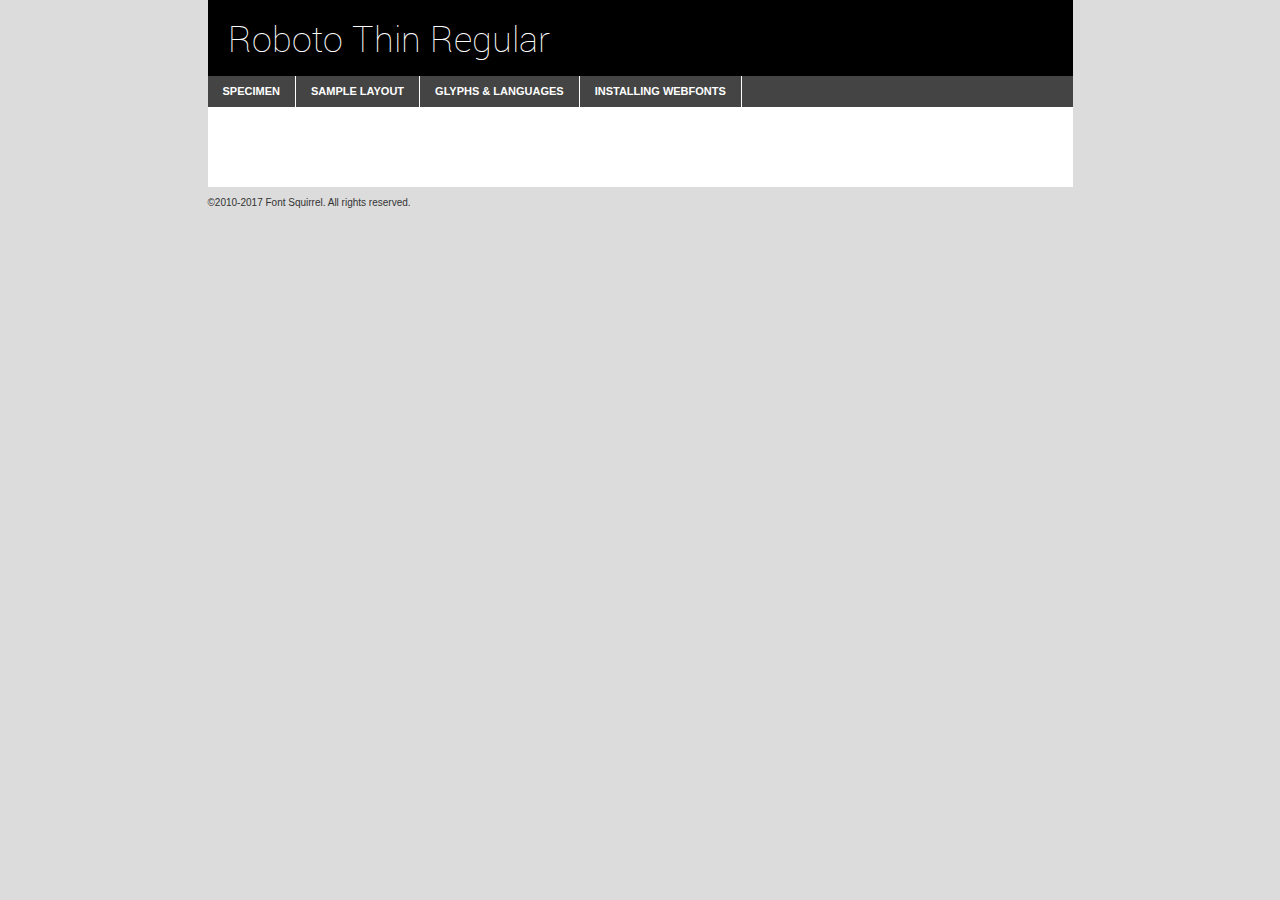
<file: fonts/FontSquirrel webfontkit/roboto-thin-demo.html>
<!DOCTYPE html PUBLIC "-//W3C//DTD XHTML 1.0 Transitional//EN"
        "http://www.w3.org/TR/xhtml1/DTD/xhtml1-transitional.dtd">

<html xmlns="http://www.w3.org/1999/xhtml" xml:lang="en" lang="en">
<head>
    <meta http-equiv="Content-Type" content="text/html; charset=utf-8"/>
    <script src="http://ajax.googleapis.com/ajax/libs/jquery/1.7.2/jquery.min.js" type="text/javascript" charset="utf-8"></script>
    <script type="text/javascript">
		(function($) {
			$.fn.easyTabs = function(option) {
				var param = jQuery.extend({ fadeSpeed: 'fast', defaultContent: 1, activeClass: 'active' }, option);
				$(this).each(function() {
					var thisId = '#' + this.id;
					if ( param.defaultContent == '' )
					{
						param.defaultContent = 1;
					}
					if ( typeof param.defaultContent == 'number' )
					{
						var defaultTab = $(thisId + ' .tabs li:eq(' + (param.defaultContent - 1) + ') a').attr('href').substr(1);
					}
					else
					{
						var defaultTab = param.defaultContent;
					}
					$(thisId + ' .tabs li a').each(function() {
						var tabToHide = $(this).attr('href').substr(1);
						$('#' + tabToHide).addClass('easytabs-tab-content');
					});
					hideAll();
					changeContent(defaultTab);

					function hideAll() {$(thisId + ' .easytabs-tab-content').hide();}

					function changeContent(tabId)
					{
						hideAll();
						$(thisId + ' .tabs li').removeClass(param.activeClass);
						$(thisId + ' .tabs li a[href=#' + tabId + ']').closest('li').addClass(param.activeClass);
						if ( param.fadeSpeed != 'none' )
						{
							$(thisId + ' #' + tabId).fadeIn(param.fadeSpeed);
						}
						else
						{
							$(thisId + ' #' + tabId).show();
						}
					}

					$(thisId + ' .tabs li').click(function() {
						var tabId = $(this).find('a').attr('href').substr(1);
						changeContent(tabId);
						return false;
					});
				});
			}
		})(jQuery);
    </script>
    <link rel="stylesheet" href="specimen_files/specimen_stylesheet.css" type="text/css" charset="utf-8"/>
    <link rel="stylesheet" href="stylesheet.css" type="text/css" charset="utf-8"/>

    <style type="text/css">
        		body {
			font-family: 'robotothin';
        		}

            </style>

    <title>Roboto Thin Regular Specimen</title>


    <script type="text/javascript" charset="utf-8">
		$(document).ready(function() {
			$('#container').easyTabs({ defaultContent: 1 });
		});
    </script>
</head>

<body>
<div id="container">
    <div id="header">
		Roboto Thin Regular    </div>
    <ul class="tabs">
        <li><a href="#specimen">Specimen</a></li>
        <li><a href="#layout">Sample Layout</a></li>
		        <li><a href="#glyphs">Glyphs &amp; Languages</a></li>
        <li><a href="#installing">Installing Webfonts</a></li>

    </ul>

    <div id="main_content">


        <div id="specimen">

            <div class="section">
                <div class="grid12 firstcol">
                    <div class="huge">AaBb</div>
                </div>
            </div>

            <div class="section">
                <div class="glyph_range">A&#x200B;B&#x200b;C&#x200b;D&#x200b;E&#x200b;F&#x200b;G&#x200b;H&#x200b;I&#x200b;J&#x200b;K&#x200b;L&#x200b;M&#x200b;N&#x200b;O&#x200b;P&#x200b;Q&#x200b;R&#x200b;S&#x200b;T&#x200b;U&#x200b;V&#x200b;W&#x200b;X&#x200b;Y&#x200b;Z&#x200b;a&#x200b;b&#x200b;c&#x200b;d&#x200b;e&#x200b;f&#x200b;g&#x200b;h&#x200b;i&#x200b;j&#x200b;k&#x200b;l&#x200b;m&#x200b;n&#x200b;o&#x200b;p&#x200b;q&#x200b;r&#x200b;s&#x200b;t&#x200b;u&#x200b;v&#x200b;w&#x200b;x&#x200b;y&#x200b;z&#x200b;1&#x200b;2&#x200b;3&#x200b;4&#x200b;5&#x200b;6&#x200b;7&#x200b;8&#x200b;9&#x200b;0&#x200b;&amp;&#x200b;.&#x200b;,&#x200b;?&#x200b;!&#x200b;&#64;&#x200b;(&#x200b;)&#x200b;#&#x200b;$&#x200b;%&#x200b;*&#x200b;+&#x200b;-&#x200b;=&#x200b;:&#x200b;;</div>
            </div>
            <div class="section">
                <div class="grid12 firstcol">
                    <table class="sample_table">
                        <tr>
                            <td>10</td>
                            <td class="size10">abcdefghijklmnopqrstuvwxyzABCDEFGHIJKLMNOPQRSTUVWXYZ0123456789abcdefghijklmnopqrstuvwxyzABCDEFGHIJKLMNOPQRSTUVWXYZ0123456789abcdefghijklmnopqrstuvwxyzABCDEFGHIJKLMNOPQRSTUVWXYZ</td>
                        </tr>
                        <tr>
                            <td>11</td>
                            <td class="size11">abcdefghijklmnopqrstuvwxyzABCDEFGHIJKLMNOPQRSTUVWXYZ0123456789abcdefghijklmnopqrstuvwxyzABCDEFGHIJKLMNOPQRSTUVWXYZ0123456789abcdefghijklmnopqrstuvwxyzABCDEFGHIJKLMNOPQRSTUVWXYZ</td>
                        </tr>
                        <tr>
                            <td>12</td>
                            <td class="size12">abcdefghijklmnopqrstuvwxyzABCDEFGHIJKLMNOPQRSTUVWXYZ0123456789abcdefghijklmnopqrstuvwxyzABCDEFGHIJKLMNOPQRSTUVWXYZ0123456789abcdefghijklmnopqrstuvwxyzABCDEFGHIJKLMNOPQRSTUVWXYZ</td>
                        </tr>
                        <tr>
                            <td>13</td>
                            <td class="size13">abcdefghijklmnopqrstuvwxyzABCDEFGHIJKLMNOPQRSTUVWXYZ0123456789abcdefghijklmnopqrstuvwxyzABCDEFGHIJKLMNOPQRSTUVWXYZ0123456789abcdefghijklmnopqrstuvwxyzABCDEFGHIJKLMNOPQRSTUVWXYZ</td>
                        </tr>
                        <tr>
                            <td>14</td>
                            <td class="size14">abcdefghijklmnopqrstuvwxyzABCDEFGHIJKLMNOPQRSTUVWXYZ0123456789abcdefghijklmnopqrstuvwxyzABCDEFGHIJKLMNOPQRSTUVWXYZ0123456789abcdefghijklmnopqrstuvwxyzABCDEFGHIJKLMNOPQRSTUVWXYZ</td>
                        </tr>
                        <tr>
                            <td>16</td>
                            <td class="size16">abcdefghijklmnopqrstuvwxyzABCDEFGHIJKLMNOPQRSTUVWXYZ0123456789abcdefghijklmnopqrstuvwxyzABCDEFGHIJKLMNOPQRSTUVWXYZ</td>
                        </tr>
                        <tr>
                            <td>18</td>
                            <td class="size18">abcdefghijklmnopqrstuvwxyzABCDEFGHIJKLMNOPQRSTUVWXYZ0123456789abcdefghijklmnopqrstuvwxyzABCDEFGHIJKLMNOPQRSTUVWXYZ</td>
                        </tr>
                        <tr>
                            <td>20</td>
                            <td class="size20">abcdefghijklmnopqrstuvwxyzABCDEFGHIJKLMNOPQRSTUVWXYZ0123456789abcdefghijklmnopqrstuvwxyzABCDEFGHIJKLMNOPQRSTUVWXYZ</td>
                        </tr>
                        <tr>
                            <td>24</td>
                            <td class="size24">abcdefghijklmnopqrstuvwxyzABCDEFGHIJKLMNOPQRSTUVWXYZ0123456789abcdefghijklmnopqrstuvwxyzABCDEFGHIJKLMNOPQRSTUVWXYZ</td>
                        </tr>
                        <tr>
                            <td>30</td>
                            <td class="size30">abcdefghijklmnopqrstuvwxyzABCDEFGHIJKLMNOPQRSTUVWXYZ0123456789abcdefghijklmnopqrstuvwxyzABCDEFGHIJKLMNOPQRSTUVWXYZ</td>
                        </tr>
                        <tr>
                            <td>36</td>
                            <td class="size36">abcdefghijklmnopqrstuvwxyzABCDEFGHIJKLMNOPQRSTUVWXYZ0123456789abcdefghijklmnopqrstuvwxyzABCDEFGHIJKLMNOPQRSTUVWXYZ</td>
                        </tr>
                        <tr>
                            <td>48</td>
                            <td class="size48">abcdefghijklmnopqrstuvwxyzABCDEFGHIJKLMNOPQRSTUVWXYZ0123456789abcdefghijklmnopqrstuvwxyzABCDEFGHIJKLMNOPQRSTUVWXYZ</td>
                        </tr>
                        <tr>
                            <td>60</td>
                            <td class="size60">abcdefghijklmnopqrstuvwxyzABCDEFGHIJKLMNOPQRSTUVWXYZ0123456789abcdefghijklmnopqrstuvwxyzABCDEFGHIJKLMNOPQRSTUVWXYZ</td>
                        </tr>
                        <tr>
                            <td>72</td>
                            <td class="size72">abcdefghijklmnopqrstuvwxyzABCDEFGHIJKLMNOPQRSTUVWXYZ0123456789abcdefghijklmnopqrstuvwxyzABCDEFGHIJKLMNOPQRSTUVWXYZ</td>
                        </tr>
                        <tr>
                            <td>90</td>
                            <td class="size90">abcdefghijklmnopqrstuvwxyzABCDEFGHIJKLMNOPQRSTUVWXYZ0123456789abcdefghijklmnopqrstuvwxyzABCDEFGHIJKLMNOPQRSTUVWXYZ</td>
                        </tr>
                    </table>

                </div>

            </div>


            <div class="section" id="bodycomparison">


                <div id="xheight">
                    <div class="fontbody">&#x25FC;&#x25FC;&#x25FC;&#x25FC;&#x25FC;&#x25FC;&#x25FC;&#x25FC;&#x25FC;&#x25FC;&#x25FC;&#x25FC;&#x25FC;&#x25FC;&#x25FC;&#x25FC;&#x25FC;&#x25FC;&#x25FC;&#x25FC;&#x25FC;&#x25FC;&#x25FC;&#x25FC;&#x25FC;&#x25FC;&#x25FC;&#x25FC;&#x25FC;&#x25FC;&#x25FC;&#x25FC;&#x25FC;&#x25FC;&#x25FC;&#x25FC;&#x25FC;&#x25FC;&#x25FC;&#x25FC;&#x25FC;&#x25FC;&#x25FC;&#x25FC;&#x25FC;&#x25FC;&#x25FC;&#x25FC;&#x25FC;&#x25FC;&#x25FC;&#x25FC;&#x25FC;&#x25FC;&#x25FC;&#x25FC;&#x25FC;&#x25FC;&#x25FC;&#x25FC;&#x25FC;&#x25FC;&#x25FC;&#x25FC;&#x25FC;&#x25FC;&#x25FC;&#x25FC;&#x25FC;&#x25FC;&#x25FC;&#x25FC;&#x25FC;&#x25FC;&#x25FC;&#x25FC;&#x25FC;&#x25FC;&#x25FC;&#x25FC;&#x25FC;&#x25FC;&#x25FC;&#x25FC;&#x25FC;&#x25FC;&#x25FC;&#x25FC;&#x25FC;&#x25FC;&#x25FC;&#x25FC;&#x25FC;&#x25FC;&#x25FC;&#x25FC;&#x25FC;&#x25FC;&#x25FC;body</div>
                    <div class="arialbody">body</div>
                    <div class="verdanabody">body</div>
                    <div class="georgiabody">body</div>
                </div>
                <div class="fontbody" style="z-index:1">
                    body<span>Roboto Thin Regular</span>
                </div>
                <div class="arialbody" style="z-index:1">
                    body<span>Arial</span>
                </div>
                <div class="verdanabody" style="z-index:1">
                    body<span>Verdana</span>
                </div>
                <div class="georgiabody" style="z-index:1">
                    body<span>Georgia</span>
                </div>


            </div>


            <div class="section psample psample_row1" id="">

                <div class="grid2 firstcol">
                    <p class="size10"><span>10.</span>Aenean lacinia bibendum nulla sed consectetur. Fusce dapibus, tellus ac cursus commodo, tortor mauris condimentum nibh, ut fermentum massa justo sit amet risus. Nullam id dolor id nibh ultricies vehicula ut id elit. Cum sociis natoque penatibus et magnis dis parturient montes, nascetur ridiculus mus. Nulla vitae elit libero, a pharetra augue.</p>

                </div>
                <div class="grid3">
                    <p class="size11"><span>11.</span>Aenean lacinia bibendum nulla sed consectetur. Fusce dapibus, tellus ac cursus commodo, tortor mauris condimentum nibh, ut fermentum massa justo sit amet risus. Nullam id dolor id nibh ultricies vehicula ut id elit. Cum sociis natoque penatibus et magnis dis parturient montes, nascetur ridiculus mus. Nulla vitae elit libero, a pharetra augue.</p>

                </div>
                <div class="grid3">
                    <p class="size12"><span>12.</span>Aenean lacinia bibendum nulla sed consectetur. Fusce dapibus, tellus ac cursus commodo, tortor mauris condimentum nibh, ut fermentum massa justo sit amet risus. Nullam id dolor id nibh ultricies vehicula ut id elit. Cum sociis natoque penatibus et magnis dis parturient montes, nascetur ridiculus mus. Nulla vitae elit libero, a pharetra augue.</p>

                </div>
                <div class="grid4">
                    <p class="size13"><span>13.</span>Aenean lacinia bibendum nulla sed consectetur. Fusce dapibus, tellus ac cursus commodo, tortor mauris condimentum nibh, ut fermentum massa justo sit amet risus. Nullam id dolor id nibh ultricies vehicula ut id elit. Cum sociis natoque penatibus et magnis dis parturient montes, nascetur ridiculus mus. Nulla vitae elit libero, a pharetra augue.</p>

                </div>
                <div class="white_blend"></div>

            </div>
            <div class="section psample psample_row2" id="">
                <div class="grid3 firstcol">
                    <p class="size14"><span>14.</span>Aenean lacinia bibendum nulla sed consectetur. Fusce dapibus, tellus ac cursus commodo, tortor mauris condimentum nibh, ut fermentum massa justo sit amet risus. Nullam id dolor id nibh ultricies vehicula ut id elit. Cum sociis natoque penatibus et magnis dis parturient montes, nascetur ridiculus mus. Nulla vitae elit libero, a pharetra augue.</p>

                </div>
                <div class="grid4">
                    <p class="size16"><span>16.</span>Aenean lacinia bibendum nulla sed consectetur. Fusce dapibus, tellus ac cursus commodo, tortor mauris condimentum nibh, ut fermentum massa justo sit amet risus. Nullam id dolor id nibh ultricies vehicula ut id elit. Cum sociis natoque penatibus et magnis dis parturient montes, nascetur ridiculus mus. Nulla vitae elit libero, a pharetra augue.</p>

                </div>
                <div class="grid5">
                    <p class="size18"><span>18.</span>Aenean lacinia bibendum nulla sed consectetur. Fusce dapibus, tellus ac cursus commodo, tortor mauris condimentum nibh, ut fermentum massa justo sit amet risus. Nullam id dolor id nibh ultricies vehicula ut id elit. Cum sociis natoque penatibus et magnis dis parturient montes, nascetur ridiculus mus. Nulla vitae elit libero, a pharetra augue.</p>

                </div>

                <div class="white_blend"></div>

            </div>

            <div class="section psample psample_row3" id="">
                <div class="grid5 firstcol">
                    <p class="size20"><span>20.</span>Aenean lacinia bibendum nulla sed consectetur. Fusce dapibus, tellus ac cursus commodo, tortor mauris condimentum nibh, ut fermentum massa justo sit amet risus. Nullam id dolor id nibh ultricies vehicula ut id elit. Cum sociis natoque penatibus et magnis dis parturient montes, nascetur ridiculus mus. Nulla vitae elit libero, a pharetra augue.</p>
                </div>
                <div class="grid7">
                    <p class="size24"><span>24.</span>Aenean lacinia bibendum nulla sed consectetur. Fusce dapibus, tellus ac cursus commodo, tortor mauris condimentum nibh, ut fermentum massa justo sit amet risus. Nullam id dolor id nibh ultricies vehicula ut id elit. Cum sociis natoque penatibus et magnis dis parturient montes, nascetur ridiculus mus. Nulla vitae elit libero, a pharetra augue.</p>
                </div>

                <div class="white_blend"></div>

            </div>

            <div class="section psample psample_row4" id="">
                <div class="grid12 firstcol">
                    <p class="size30"><span>30.</span>Aenean lacinia bibendum nulla sed consectetur. Fusce dapibus, tellus ac cursus commodo, tortor mauris condimentum nibh, ut fermentum massa justo sit amet risus. Nullam id dolor id nibh ultricies vehicula ut id elit. Cum sociis natoque penatibus et magnis dis parturient montes, nascetur ridiculus mus. Nulla vitae elit libero, a pharetra augue.</p>
                </div>
                <div class="white_blend"></div>

            </div>


            <div class="section psample psample_row1 fullreverse">
                <div class="grid2 firstcol">
                    <p class="size10"><span>10.</span>Aenean lacinia bibendum nulla sed consectetur. Fusce dapibus, tellus ac cursus commodo, tortor mauris condimentum nibh, ut fermentum massa justo sit amet risus. Nullam id dolor id nibh ultricies vehicula ut id elit. Cum sociis natoque penatibus et magnis dis parturient montes, nascetur ridiculus mus. Nulla vitae elit libero, a pharetra augue.</p>

                </div>
                <div class="grid3">
                    <p class="size11"><span>11.</span>Aenean lacinia bibendum nulla sed consectetur. Fusce dapibus, tellus ac cursus commodo, tortor mauris condimentum nibh, ut fermentum massa justo sit amet risus. Nullam id dolor id nibh ultricies vehicula ut id elit. Cum sociis natoque penatibus et magnis dis parturient montes, nascetur ridiculus mus. Nulla vitae elit libero, a pharetra augue.</p>

                </div>
                <div class="grid3">
                    <p class="size12"><span>12.</span>Aenean lacinia bibendum nulla sed consectetur. Fusce dapibus, tellus ac cursus commodo, tortor mauris condimentum nibh, ut fermentum massa justo sit amet risus. Nullam id dolor id nibh ultricies vehicula ut id elit. Cum sociis natoque penatibus et magnis dis parturient montes, nascetur ridiculus mus. Nulla vitae elit libero, a pharetra augue.</p>

                </div>
                <div class="grid4">
                    <p class="size13"><span>13.</span>Aenean lacinia bibendum nulla sed consectetur. Fusce dapibus, tellus ac cursus commodo, tortor mauris condimentum nibh, ut fermentum massa justo sit amet risus. Nullam id dolor id nibh ultricies vehicula ut id elit. Cum sociis natoque penatibus et magnis dis parturient montes, nascetur ridiculus mus. Nulla vitae elit libero, a pharetra augue.</p>

                </div>
                <div class="black_blend"></div>

            </div>

            <div class="section psample psample_row2 fullreverse">
                <div class="grid3 firstcol">
                    <p class="size14"><span>14.</span>Aenean lacinia bibendum nulla sed consectetur. Fusce dapibus, tellus ac cursus commodo, tortor mauris condimentum nibh, ut fermentum massa justo sit amet risus. Nullam id dolor id nibh ultricies vehicula ut id elit. Cum sociis natoque penatibus et magnis dis parturient montes, nascetur ridiculus mus. Nulla vitae elit libero, a pharetra augue.</p>

                </div>
                <div class="grid4">
                    <p class="size16"><span>16.</span>Aenean lacinia bibendum nulla sed consectetur. Fusce dapibus, tellus ac cursus commodo, tortor mauris condimentum nibh, ut fermentum massa justo sit amet risus. Nullam id dolor id nibh ultricies vehicula ut id elit. Cum sociis natoque penatibus et magnis dis parturient montes, nascetur ridiculus mus. Nulla vitae elit libero, a pharetra augue.</p>

                </div>
                <div class="grid5">
                    <p class="size18"><span>18.</span>Aenean lacinia bibendum nulla sed consectetur. Fusce dapibus, tellus ac cursus commodo, tortor mauris condimentum nibh, ut fermentum massa justo sit amet risus. Nullam id dolor id nibh ultricies vehicula ut id elit. Cum sociis natoque penatibus et magnis dis parturient montes, nascetur ridiculus mus. Nulla vitae elit libero, a pharetra augue.</p>

                </div>
                <div class="black_blend"></div>

            </div>

            <div class="section psample fullreverse psample_row3" id="">
                <div class="grid5 firstcol">
                    <p class="size20"><span>20.</span>Aenean lacinia bibendum nulla sed consectetur. Fusce dapibus, tellus ac cursus commodo, tortor mauris condimentum nibh, ut fermentum massa justo sit amet risus. Nullam id dolor id nibh ultricies vehicula ut id elit. Cum sociis natoque penatibus et magnis dis parturient montes, nascetur ridiculus mus. Nulla vitae elit libero, a pharetra augue.</p>
                </div>
                <div class="grid7">
                    <p class="size24"><span>24.</span>Aenean lacinia bibendum nulla sed consectetur. Fusce dapibus, tellus ac cursus commodo, tortor mauris condimentum nibh, ut fermentum massa justo sit amet risus. Nullam id dolor id nibh ultricies vehicula ut id elit. Cum sociis natoque penatibus et magnis dis parturient montes, nascetur ridiculus mus. Nulla vitae elit libero, a pharetra augue.</p>
                </div>

                <div class="black_blend"></div>

            </div>

            <div class="section psample fullreverse psample_row4" id="" style="border-bottom: 20px #000 solid;">
                <div class="grid12 firstcol">
                    <p class="size30"><span>30.</span>Aenean lacinia bibendum nulla sed consectetur. Fusce dapibus, tellus ac cursus commodo, tortor mauris condimentum nibh, ut fermentum massa justo sit amet risus. Nullam id dolor id nibh ultricies vehicula ut id elit. Cum sociis natoque penatibus et magnis dis parturient montes, nascetur ridiculus mus. Nulla vitae elit libero, a pharetra augue.</p>
                </div>
                <div class="black_blend"></div>

            </div>


        </div>

        <div id="layout">

            <div class="section">

                <div class="grid12 firstcol">
                    <h1>Lorem Ipsum Dolor</h1>
                    <h2>Etiam porta sem malesuada magna mollis euismod</h2>

                    <p class="byline">By <a href="#link">Aenean Lacinia</a></p>
                </div>
            </div>
            <div class="section">
                <div class="grid8 firstcol">
                    <p class="large">Donec sed odio dui. Morbi leo risus, porta ac consectetur ac, vestibulum at eros. Fusce dapibus, tellus ac cursus commodo, tortor mauris condimentum nibh, ut fermentum massa justo sit amet risus. </p>


                    <h3>Pellentesque ornare sem</h3>

                    <p>Maecenas sed diam eget risus varius blandit sit amet non magna. Maecenas faucibus mollis interdum. Donec ullamcorper nulla non metus auctor fringilla. Nullam id dolor id nibh ultricies vehicula ut id elit. Nullam id dolor id nibh ultricies vehicula ut id elit. </p>

                    <p>Aenean eu leo quam. Pellentesque ornare sem lacinia quam venenatis vestibulum. Lorem ipsum dolor sit amet, consectetur adipiscing elit. Cum sociis natoque penatibus et magnis dis parturient montes, nascetur ridiculus mus. </p>

                    <p>Nulla vitae elit libero, a pharetra augue. Praesent commodo cursus magna, vel scelerisque nisl consectetur et. Aenean lacinia bibendum nulla sed consectetur. </p>

                    <p>Nullam quis risus eget urna mollis ornare vel eu leo. Nullam quis risus eget urna mollis ornare vel eu leo. Maecenas sed diam eget risus varius blandit sit amet non magna. Donec ullamcorper nulla non metus auctor fringilla. </p>

                    <h3>Cras mattis consectetur</h3>

                    <p>Aenean eu leo quam. Pellentesque ornare sem lacinia quam venenatis vestibulum. Aenean lacinia bibendum nulla sed consectetur. Integer posuere erat a ante venenatis dapibus posuere velit aliquet. Cras mattis consectetur purus sit amet fermentum. </p>

                    <p>Nullam id dolor id nibh ultricies vehicula ut id elit. Nullam quis risus eget urna mollis ornare vel eu leo. Cras mattis consectetur purus sit amet fermentum.</p>
                </div>

                <div class="grid4 sidebar">

                    <div class="box reverse">
                        <p class="last">Nullam quis risus eget urna mollis ornare vel eu leo. Donec ullamcorper nulla non metus auctor fringilla. Cras mattis consectetur purus sit amet fermentum. Sed posuere consectetur est at lobortis. Lorem ipsum dolor sit amet, consectetur adipiscing elit. </p>
                    </div>

                    <p class="caption">Maecenas sed diam eget risus varius.</p>

                    <p>Vestibulum id ligula porta felis euismod semper. Integer posuere erat a ante venenatis dapibus posuere velit aliquet. Vestibulum id ligula porta felis euismod semper. Sed posuere consectetur est at lobortis. Maecenas sed diam eget risus varius blandit sit amet non magna. Fusce dapibus, tellus ac cursus commodo, tortor mauris condimentum nibh, ut fermentum massa justo sit amet risus. </p>


                    <p>Duis mollis, est non commodo luctus, nisi erat porttitor ligula, eget lacinia odio sem nec elit. Aenean lacinia bibendum nulla sed consectetur. Vivamus sagittis lacus vel augue laoreet rutrum faucibus dolor auctor. Aenean lacinia bibendum nulla sed consectetur. Nullam quis risus eget urna mollis ornare vel eu leo. </p>

                    <p>Praesent commodo cursus magna, vel scelerisque nisl consectetur et. Donec ullamcorper nulla non metus auctor fringilla. Maecenas faucibus mollis interdum. Fusce dapibus, tellus ac cursus commodo, tortor mauris condimentum nibh, ut fermentum massa justo sit amet risus. </p>

                </div>
            </div>

        </div>


		

        <div id="glyphs">
            <div class="section">
                <div class="grid12 firstcol">

                    <h1>Language Support</h1>
                    <p>The subset of Roboto Thin Regular in this kit supports the following languages:<br/>

						Albanian, Basque, Breton, Chamorro, Danish, Dutch, English, Faroese, Finnish, French, Frisian, Galician, German, Icelandic, Italian, Malagasy, Norwegian, Portuguese, Spanish, Alsatian, Aragonese, Arapaho, Arrernte, Asturian, Aymara, Bislama, Cebuano, Corsican, Fijian, French_creole, Genoese, Gilbertese, Greenlandic, Haitian_creole, Hiligaynon, Hmong, Hopi, Ibanag, Iloko_ilokano, Indonesian, Interglossa_glosa, Interlingua, Irish_gaelic, Jerriais, Lojban, Lombard, Luxembourgeois, Manx, Mohawk, Norfolk_pitcairnese, Occitan, Oromo, Pangasinan, Papiamento, Piedmontese, Potawatomi, Rhaeto-romance, Romansh, Rotokas, Sami_lule, Samoan, Sardinian, Scots_gaelic, Seychelles_creole, Shona, Sicilian, Somali, Southern_ndebele, Swahili, Swati_swazi, Tagalog_filipino_pilipino, Tetum, Tok_pisin, Uyghur_latinized, Volapuk, Walloon, Warlpiri, Xhosa, Yapese, Zulu, Latinbasic, Ubasic, Demo                    </p>
                    <h1>Glyph Chart</h1>
                    <p>The subset of Roboto Thin Regular in this kit includes all the glyphs listed below. Unicode entities are included above each glyph to help you insert individual characters into your layout.</p>
                    <div id="glyph_chart">

																				                                <div><p>&amp;#2;</p>&#2;</div>
																				                                <div><p>&amp;#9;</p>&#9;</div>
																				                                <div><p>&amp;#13;</p>&#13;</div>
																				                                <div><p>&amp;#32;</p>&#32;</div>
																				                                <div><p>&amp;#33;</p>&#33;</div>
																				                                <div><p>&amp;#34;</p>&#34;</div>
																				                                <div><p>&amp;#35;</p>&#35;</div>
																				                                <div><p>&amp;#36;</p>&#36;</div>
																				                                <div><p>&amp;#37;</p>&#37;</div>
																				                                <div><p>&amp;#38;</p>&#38;</div>
																				                                <div><p>&amp;#39;</p>&#39;</div>
																				                                <div><p>&amp;#40;</p>&#40;</div>
																				                                <div><p>&amp;#41;</p>&#41;</div>
																				                                <div><p>&amp;#42;</p>&#42;</div>
																				                                <div><p>&amp;#43;</p>&#43;</div>
																				                                <div><p>&amp;#44;</p>&#44;</div>
																				                                <div><p>&amp;#45;</p>&#45;</div>
																				                                <div><p>&amp;#46;</p>&#46;</div>
																				                                <div><p>&amp;#47;</p>&#47;</div>
																				                                <div><p>&amp;#48;</p>&#48;</div>
																				                                <div><p>&amp;#49;</p>&#49;</div>
																				                                <div><p>&amp;#50;</p>&#50;</div>
																				                                <div><p>&amp;#51;</p>&#51;</div>
																				                                <div><p>&amp;#52;</p>&#52;</div>
																				                                <div><p>&amp;#53;</p>&#53;</div>
																				                                <div><p>&amp;#54;</p>&#54;</div>
																				                                <div><p>&amp;#55;</p>&#55;</div>
																				                                <div><p>&amp;#56;</p>&#56;</div>
																				                                <div><p>&amp;#57;</p>&#57;</div>
																				                                <div><p>&amp;#58;</p>&#58;</div>
																				                                <div><p>&amp;#59;</p>&#59;</div>
																				                                <div><p>&amp;#60;</p>&#60;</div>
																				                                <div><p>&amp;#61;</p>&#61;</div>
																				                                <div><p>&amp;#62;</p>&#62;</div>
																				                                <div><p>&amp;#63;</p>&#63;</div>
																				                                <div><p>&amp;#64;</p>&#64;</div>
																				                                <div><p>&amp;#65;</p>&#65;</div>
																				                                <div><p>&amp;#66;</p>&#66;</div>
																				                                <div><p>&amp;#67;</p>&#67;</div>
																				                                <div><p>&amp;#68;</p>&#68;</div>
																				                                <div><p>&amp;#69;</p>&#69;</div>
																				                                <div><p>&amp;#70;</p>&#70;</div>
																				                                <div><p>&amp;#71;</p>&#71;</div>
																				                                <div><p>&amp;#72;</p>&#72;</div>
																				                                <div><p>&amp;#73;</p>&#73;</div>
																				                                <div><p>&amp;#74;</p>&#74;</div>
																				                                <div><p>&amp;#75;</p>&#75;</div>
																				                                <div><p>&amp;#76;</p>&#76;</div>
																				                                <div><p>&amp;#77;</p>&#77;</div>
																				                                <div><p>&amp;#78;</p>&#78;</div>
																				                                <div><p>&amp;#79;</p>&#79;</div>
																				                                <div><p>&amp;#80;</p>&#80;</div>
																				                                <div><p>&amp;#81;</p>&#81;</div>
																				                                <div><p>&amp;#82;</p>&#82;</div>
																				                                <div><p>&amp;#83;</p>&#83;</div>
																				                                <div><p>&amp;#84;</p>&#84;</div>
																				                                <div><p>&amp;#85;</p>&#85;</div>
																				                                <div><p>&amp;#86;</p>&#86;</div>
																				                                <div><p>&amp;#87;</p>&#87;</div>
																				                                <div><p>&amp;#88;</p>&#88;</div>
																				                                <div><p>&amp;#89;</p>&#89;</div>
																				                                <div><p>&amp;#90;</p>&#90;</div>
																				                                <div><p>&amp;#91;</p>&#91;</div>
																				                                <div><p>&amp;#92;</p>&#92;</div>
																				                                <div><p>&amp;#93;</p>&#93;</div>
																				                                <div><p>&amp;#94;</p>&#94;</div>
																				                                <div><p>&amp;#95;</p>&#95;</div>
																				                                <div><p>&amp;#96;</p>&#96;</div>
																				                                <div><p>&amp;#97;</p>&#97;</div>
																				                                <div><p>&amp;#98;</p>&#98;</div>
																				                                <div><p>&amp;#99;</p>&#99;</div>
																				                                <div><p>&amp;#100;</p>&#100;</div>
																				                                <div><p>&amp;#101;</p>&#101;</div>
																				                                <div><p>&amp;#102;</p>&#102;</div>
																				                                <div><p>&amp;#103;</p>&#103;</div>
																				                                <div><p>&amp;#104;</p>&#104;</div>
																				                                <div><p>&amp;#105;</p>&#105;</div>
																				                                <div><p>&amp;#106;</p>&#106;</div>
																				                                <div><p>&amp;#107;</p>&#107;</div>
																				                                <div><p>&amp;#108;</p>&#108;</div>
																				                                <div><p>&amp;#109;</p>&#109;</div>
																				                                <div><p>&amp;#110;</p>&#110;</div>
																				                                <div><p>&amp;#111;</p>&#111;</div>
																				                                <div><p>&amp;#112;</p>&#112;</div>
																				                                <div><p>&amp;#113;</p>&#113;</div>
																				                                <div><p>&amp;#114;</p>&#114;</div>
																				                                <div><p>&amp;#115;</p>&#115;</div>
																				                                <div><p>&amp;#116;</p>&#116;</div>
																				                                <div><p>&amp;#117;</p>&#117;</div>
																				                                <div><p>&amp;#118;</p>&#118;</div>
																				                                <div><p>&amp;#119;</p>&#119;</div>
																				                                <div><p>&amp;#120;</p>&#120;</div>
																				                                <div><p>&amp;#121;</p>&#121;</div>
																				                                <div><p>&amp;#122;</p>&#122;</div>
																				                                <div><p>&amp;#123;</p>&#123;</div>
																				                                <div><p>&amp;#124;</p>&#124;</div>
																				                                <div><p>&amp;#125;</p>&#125;</div>
																				                                <div><p>&amp;#126;</p>&#126;</div>
																				                                <div><p>&amp;#160;</p>&#160;</div>
																				                                <div><p>&amp;#161;</p>&#161;</div>
																				                                <div><p>&amp;#162;</p>&#162;</div>
																				                                <div><p>&amp;#163;</p>&#163;</div>
																				                                <div><p>&amp;#164;</p>&#164;</div>
																				                                <div><p>&amp;#165;</p>&#165;</div>
																				                                <div><p>&amp;#166;</p>&#166;</div>
																				                                <div><p>&amp;#167;</p>&#167;</div>
																				                                <div><p>&amp;#168;</p>&#168;</div>
																				                                <div><p>&amp;#169;</p>&#169;</div>
																				                                <div><p>&amp;#170;</p>&#170;</div>
																				                                <div><p>&amp;#171;</p>&#171;</div>
																				                                <div><p>&amp;#172;</p>&#172;</div>
																				                                <div><p>&amp;#173;</p>&#173;</div>
																				                                <div><p>&amp;#174;</p>&#174;</div>
																				                                <div><p>&amp;#175;</p>&#175;</div>
																				                                <div><p>&amp;#176;</p>&#176;</div>
																				                                <div><p>&amp;#177;</p>&#177;</div>
																				                                <div><p>&amp;#178;</p>&#178;</div>
																				                                <div><p>&amp;#179;</p>&#179;</div>
																				                                <div><p>&amp;#180;</p>&#180;</div>
																				                                <div><p>&amp;#181;</p>&#181;</div>
																				                                <div><p>&amp;#182;</p>&#182;</div>
																				                                <div><p>&amp;#183;</p>&#183;</div>
																				                                <div><p>&amp;#184;</p>&#184;</div>
																				                                <div><p>&amp;#185;</p>&#185;</div>
																				                                <div><p>&amp;#186;</p>&#186;</div>
																				                                <div><p>&amp;#187;</p>&#187;</div>
																				                                <div><p>&amp;#188;</p>&#188;</div>
																				                                <div><p>&amp;#189;</p>&#189;</div>
																				                                <div><p>&amp;#190;</p>&#190;</div>
																				                                <div><p>&amp;#191;</p>&#191;</div>
																				                                <div><p>&amp;#192;</p>&#192;</div>
																				                                <div><p>&amp;#193;</p>&#193;</div>
																				                                <div><p>&amp;#194;</p>&#194;</div>
																				                                <div><p>&amp;#195;</p>&#195;</div>
																				                                <div><p>&amp;#196;</p>&#196;</div>
																				                                <div><p>&amp;#197;</p>&#197;</div>
																				                                <div><p>&amp;#198;</p>&#198;</div>
																				                                <div><p>&amp;#199;</p>&#199;</div>
																				                                <div><p>&amp;#200;</p>&#200;</div>
																				                                <div><p>&amp;#201;</p>&#201;</div>
																				                                <div><p>&amp;#202;</p>&#202;</div>
																				                                <div><p>&amp;#203;</p>&#203;</div>
																				                                <div><p>&amp;#204;</p>&#204;</div>
																				                                <div><p>&amp;#205;</p>&#205;</div>
																				                                <div><p>&amp;#206;</p>&#206;</div>
																				                                <div><p>&amp;#207;</p>&#207;</div>
																				                                <div><p>&amp;#208;</p>&#208;</div>
																				                                <div><p>&amp;#209;</p>&#209;</div>
																				                                <div><p>&amp;#210;</p>&#210;</div>
																				                                <div><p>&amp;#211;</p>&#211;</div>
																				                                <div><p>&amp;#212;</p>&#212;</div>
																				                                <div><p>&amp;#213;</p>&#213;</div>
																				                                <div><p>&amp;#214;</p>&#214;</div>
																				                                <div><p>&amp;#215;</p>&#215;</div>
																				                                <div><p>&amp;#216;</p>&#216;</div>
																				                                <div><p>&amp;#217;</p>&#217;</div>
																				                                <div><p>&amp;#218;</p>&#218;</div>
																				                                <div><p>&amp;#219;</p>&#219;</div>
																				                                <div><p>&amp;#220;</p>&#220;</div>
																				                                <div><p>&amp;#221;</p>&#221;</div>
																				                                <div><p>&amp;#222;</p>&#222;</div>
																				                                <div><p>&amp;#223;</p>&#223;</div>
																				                                <div><p>&amp;#224;</p>&#224;</div>
																				                                <div><p>&amp;#225;</p>&#225;</div>
																				                                <div><p>&amp;#226;</p>&#226;</div>
																				                                <div><p>&amp;#227;</p>&#227;</div>
																				                                <div><p>&amp;#228;</p>&#228;</div>
																				                                <div><p>&amp;#229;</p>&#229;</div>
																				                                <div><p>&amp;#230;</p>&#230;</div>
																				                                <div><p>&amp;#231;</p>&#231;</div>
																				                                <div><p>&amp;#232;</p>&#232;</div>
																				                                <div><p>&amp;#233;</p>&#233;</div>
																				                                <div><p>&amp;#234;</p>&#234;</div>
																				                                <div><p>&amp;#235;</p>&#235;</div>
																				                                <div><p>&amp;#236;</p>&#236;</div>
																				                                <div><p>&amp;#237;</p>&#237;</div>
																				                                <div><p>&amp;#238;</p>&#238;</div>
																				                                <div><p>&amp;#239;</p>&#239;</div>
																				                                <div><p>&amp;#240;</p>&#240;</div>
																				                                <div><p>&amp;#241;</p>&#241;</div>
																				                                <div><p>&amp;#242;</p>&#242;</div>
																				                                <div><p>&amp;#243;</p>&#243;</div>
																				                                <div><p>&amp;#244;</p>&#244;</div>
																				                                <div><p>&amp;#245;</p>&#245;</div>
																				                                <div><p>&amp;#246;</p>&#246;</div>
																				                                <div><p>&amp;#247;</p>&#247;</div>
																				                                <div><p>&amp;#248;</p>&#248;</div>
																				                                <div><p>&amp;#249;</p>&#249;</div>
																				                                <div><p>&amp;#250;</p>&#250;</div>
																				                                <div><p>&amp;#251;</p>&#251;</div>
																				                                <div><p>&amp;#252;</p>&#252;</div>
																				                                <div><p>&amp;#253;</p>&#253;</div>
																				                                <div><p>&amp;#254;</p>&#254;</div>
																				                                <div><p>&amp;#255;</p>&#255;</div>
																				                                <div><p>&amp;#338;</p>&#338;</div>
																				                                <div><p>&amp;#339;</p>&#339;</div>
																				                                <div><p>&amp;#376;</p>&#376;</div>
																				                                <div><p>&amp;#710;</p>&#710;</div>
																				                                <div><p>&amp;#732;</p>&#732;</div>
																				                                <div><p>&amp;#8192;</p>&#8192;</div>
																				                                <div><p>&amp;#8193;</p>&#8193;</div>
																				                                <div><p>&amp;#8194;</p>&#8194;</div>
																				                                <div><p>&amp;#8195;</p>&#8195;</div>
																				                                <div><p>&amp;#8196;</p>&#8196;</div>
																				                                <div><p>&amp;#8197;</p>&#8197;</div>
																				                                <div><p>&amp;#8198;</p>&#8198;</div>
																				                                <div><p>&amp;#8199;</p>&#8199;</div>
																				                                <div><p>&amp;#8200;</p>&#8200;</div>
																				                                <div><p>&amp;#8201;</p>&#8201;</div>
																				                                <div><p>&amp;#8202;</p>&#8202;</div>
																				                                <div><p>&amp;#8208;</p>&#8208;</div>
																				                                <div><p>&amp;#8209;</p>&#8209;</div>
																				                                <div><p>&amp;#8210;</p>&#8210;</div>
																				                                <div><p>&amp;#8211;</p>&#8211;</div>
																				                                <div><p>&amp;#8212;</p>&#8212;</div>
																				                                <div><p>&amp;#8216;</p>&#8216;</div>
																				                                <div><p>&amp;#8217;</p>&#8217;</div>
																				                                <div><p>&amp;#8218;</p>&#8218;</div>
																				                                <div><p>&amp;#8220;</p>&#8220;</div>
																				                                <div><p>&amp;#8221;</p>&#8221;</div>
																				                                <div><p>&amp;#8222;</p>&#8222;</div>
																				                                <div><p>&amp;#8226;</p>&#8226;</div>
																				                                <div><p>&amp;#8230;</p>&#8230;</div>
																				                                <div><p>&amp;#8239;</p>&#8239;</div>
																				                                <div><p>&amp;#8249;</p>&#8249;</div>
																				                                <div><p>&amp;#8250;</p>&#8250;</div>
																				                                <div><p>&amp;#8287;</p>&#8287;</div>
																				                                <div><p>&amp;#8364;</p>&#8364;</div>
																				                                <div><p>&amp;#8482;</p>&#8482;</div>
																				                                <div><p>&amp;#9724;</p>&#9724;</div>
																				                                <div><p>&amp;#64257;</p>&#64257;</div>
																				                                <div><p>&amp;#64258;</p>&#64258;</div>
																				                                <div><p>&amp;#64259;</p>&#64259;</div>
																				                                <div><p>&amp;#64260;</p>&#64260;</div>
																																													                    </div>
                </div>


            </div>
        </div>


        <div id="specs">

        </div>

        <div id="installing">
            <div class="section">
                <div class="grid7 firstcol">
                    <h1>Installing Webfonts</h1>

                    <p>Webfonts are supported by all major browser platforms but not all in the same way. There are currently four different font formats that must be included in order to target all browsers. This includes TTF, WOFF, EOT and SVG.</p>

                    <h2>1. Upload your webfonts</h2>
                    <p>You must upload your webfont kit to your website. They should be in or near the same directory as your CSS files.</p>

                    <h2>2. Include the webfont stylesheet</h2>
                    <p>A special CSS @font-face declaration helps the various browsers select the appropriate font it needs without causing you a bunch of headaches. Learn more about this syntax by reading the <a href="https://www.fontspring.com/blog/further-hardening-of-the-bulletproof-syntax">Fontspring blog post</a> about it. The code for it is as follows:</p>


                    <code>
                        @font-face{
                        font-family: 'MyWebFont';
                        src: url('WebFont.eot');
                        src: url('WebFont.eot?#iefix') format('embedded-opentype'),
                        url('WebFont.woff') format('woff'),
                        url('WebFont.ttf') format('truetype'),
                        url('WebFont.svg#webfont') format('svg');
                        }
                    </code>

                    <p>We've already gone ahead and generated the code for you. All you have to do is link to the stylesheet in your HTML, like this:</p>
                    <code>&lt;link rel=&quot;stylesheet&quot; href=&quot;stylesheet.css&quot; type=&quot;text/css&quot; charset=&quot;utf-8&quot; /&gt;</code>

                    <h2>3. Modify your own stylesheet</h2>
                    <p>To take advantage of your new fonts, you must tell your stylesheet to use them. Look at the original @font-face declaration above and find the property called "font-family." The name linked there will be what you use to reference the font. Prepend that webfont name to the font stack in the "font-family" property, inside the selector you want to change. For example:</p>
                    <code>p { font-family: 'WebFont', Arial, sans-serif; }</code>

                    <h2>4. Test</h2>
                    <p>Getting webfonts to work cross-browser <em>can</em> be tricky. Use the information in the sidebar to help you if you find that fonts aren't loading in a particular browser.</p>
                </div>

                <div class="grid5 sidebar">
                    <div class="box">
                        <h2>Troubleshooting<br/>Font-Face Problems</h2>
                        <p>Having trouble getting your webfonts to load in your new website? Here are some tips to sort out what might be the problem.</p>

                        <h3>Fonts not showing in any browser</h3>

                        <p>This sounds like you need to work on the plumbing. You either did not upload the fonts to the correct directory, or you did not link the fonts properly in the CSS. If you've confirmed that all this is correct and you still have a problem, take a look at your .htaccess file and see if requests are getting intercepted.</p>

                        <h3>Fonts not loading in iPhone or iPad</h3>

                        <p>The most common problem here is that you are serving the fonts from an IIS server. IIS refuses to serve files that have unknown MIME types. If that is the case, you must set the MIME type for SVG to "image/svg+xml" in the server settings. Follow these instructions from Microsoft if you need help.</p>

                        <h3>Fonts not loading in Firefox</h3>

                        <p>The primary reason for this failure? You are still using a version Firefox older than 3.5. So upgrade already! If that isn't it, then you are very likely serving fonts from a different domain. Firefox requires that all font assets be served from the same domain. Lastly it is possible that you need to add WOFF to your list of MIME types (if you are serving via IIS.)</p>

                        <h3>Fonts not loading in IE</h3>

                        <p>Are you looking at Internet Explorer on an actual Windows machine or are you cheating by using a service like Adobe BrowserLab? Many of these screenshot services do not render @font-face for IE. Best to test it on a real machine.</p>

                        <h3>Fonts not loading in IE9</h3>

                        <p>IE9, like Firefox, requires that fonts be served from the same domain as the website. Make sure that is the case.</p>
                    </div>
                </div>
            </div>

        </div>

    </div>
    <div id="footer">
        <p>&copy;2010-2017 Font Squirrel. All rights reserved.</p>
    </div>
</div>
</body>
</html>
</file>
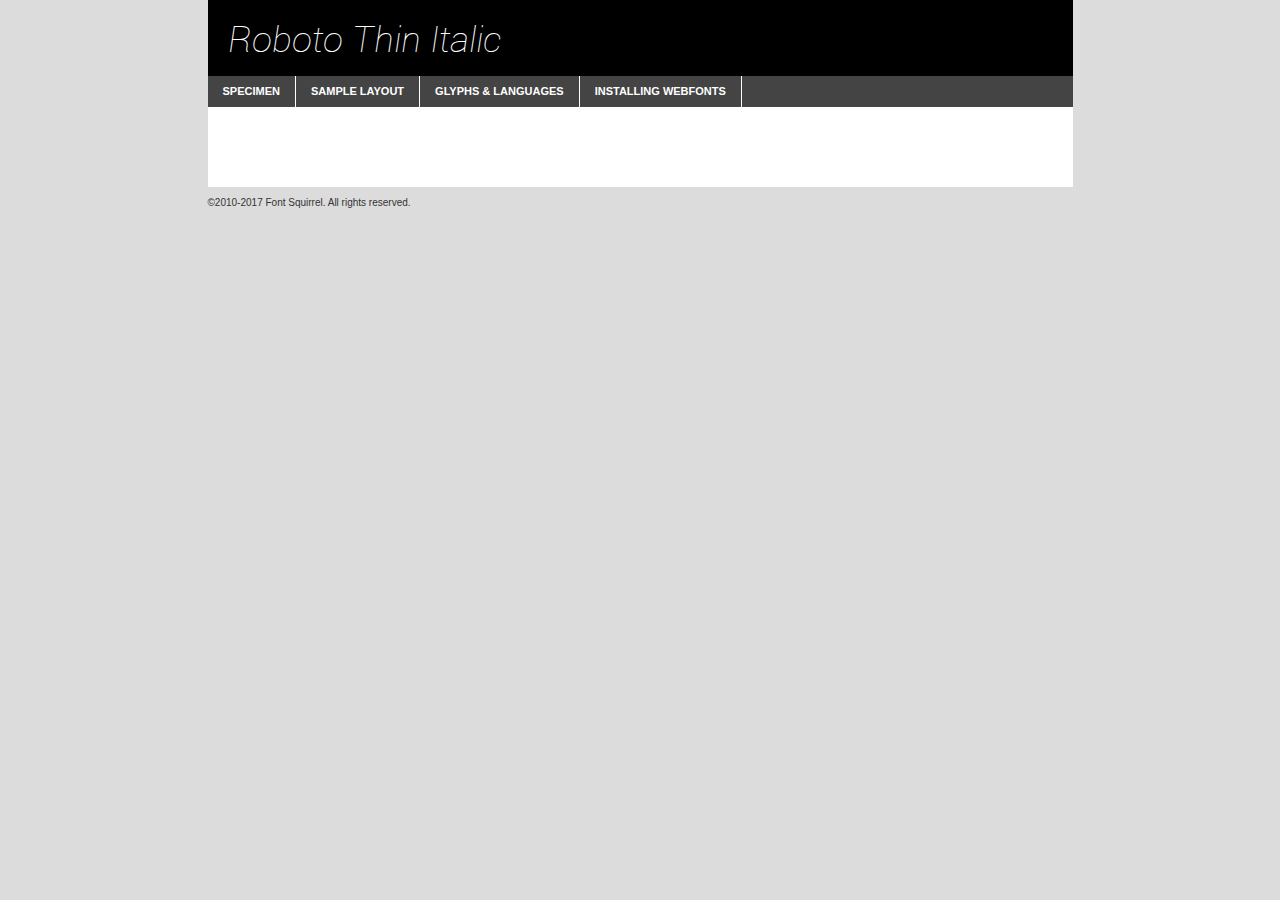
<file: fonts/FontSquirrel webfontkit/roboto-thinitalic-demo.html>
<!DOCTYPE html PUBLIC "-//W3C//DTD XHTML 1.0 Transitional//EN"
        "http://www.w3.org/TR/xhtml1/DTD/xhtml1-transitional.dtd">

<html xmlns="http://www.w3.org/1999/xhtml" xml:lang="en" lang="en">
<head>
    <meta http-equiv="Content-Type" content="text/html; charset=utf-8"/>
    <script src="http://ajax.googleapis.com/ajax/libs/jquery/1.7.2/jquery.min.js" type="text/javascript" charset="utf-8"></script>
    <script type="text/javascript">
		(function($) {
			$.fn.easyTabs = function(option) {
				var param = jQuery.extend({ fadeSpeed: 'fast', defaultContent: 1, activeClass: 'active' }, option);
				$(this).each(function() {
					var thisId = '#' + this.id;
					if ( param.defaultContent == '' )
					{
						param.defaultContent = 1;
					}
					if ( typeof param.defaultContent == 'number' )
					{
						var defaultTab = $(thisId + ' .tabs li:eq(' + (param.defaultContent - 1) + ') a').attr('href').substr(1);
					}
					else
					{
						var defaultTab = param.defaultContent;
					}
					$(thisId + ' .tabs li a').each(function() {
						var tabToHide = $(this).attr('href').substr(1);
						$('#' + tabToHide).addClass('easytabs-tab-content');
					});
					hideAll();
					changeContent(defaultTab);

					function hideAll() {$(thisId + ' .easytabs-tab-content').hide();}

					function changeContent(tabId)
					{
						hideAll();
						$(thisId + ' .tabs li').removeClass(param.activeClass);
						$(thisId + ' .tabs li a[href=#' + tabId + ']').closest('li').addClass(param.activeClass);
						if ( param.fadeSpeed != 'none' )
						{
							$(thisId + ' #' + tabId).fadeIn(param.fadeSpeed);
						}
						else
						{
							$(thisId + ' #' + tabId).show();
						}
					}

					$(thisId + ' .tabs li').click(function() {
						var tabId = $(this).find('a').attr('href').substr(1);
						changeContent(tabId);
						return false;
					});
				});
			}
		})(jQuery);
    </script>
    <link rel="stylesheet" href="specimen_files/specimen_stylesheet.css" type="text/css" charset="utf-8"/>
    <link rel="stylesheet" href="stylesheet.css" type="text/css" charset="utf-8"/>

    <style type="text/css">
        		body {
			font-family: 'robotothin_italic';
        		}

            </style>

    <title>Roboto Thin Italic Specimen</title>


    <script type="text/javascript" charset="utf-8">
		$(document).ready(function() {
			$('#container').easyTabs({ defaultContent: 1 });
		});
    </script>
</head>

<body>
<div id="container">
    <div id="header">
		Roboto Thin Italic    </div>
    <ul class="tabs">
        <li><a href="#specimen">Specimen</a></li>
        <li><a href="#layout">Sample Layout</a></li>
		        <li><a href="#glyphs">Glyphs &amp; Languages</a></li>
        <li><a href="#installing">Installing Webfonts</a></li>

    </ul>

    <div id="main_content">


        <div id="specimen">

            <div class="section">
                <div class="grid12 firstcol">
                    <div class="huge">AaBb</div>
                </div>
            </div>

            <div class="section">
                <div class="glyph_range">A&#x200B;B&#x200b;C&#x200b;D&#x200b;E&#x200b;F&#x200b;G&#x200b;H&#x200b;I&#x200b;J&#x200b;K&#x200b;L&#x200b;M&#x200b;N&#x200b;O&#x200b;P&#x200b;Q&#x200b;R&#x200b;S&#x200b;T&#x200b;U&#x200b;V&#x200b;W&#x200b;X&#x200b;Y&#x200b;Z&#x200b;a&#x200b;b&#x200b;c&#x200b;d&#x200b;e&#x200b;f&#x200b;g&#x200b;h&#x200b;i&#x200b;j&#x200b;k&#x200b;l&#x200b;m&#x200b;n&#x200b;o&#x200b;p&#x200b;q&#x200b;r&#x200b;s&#x200b;t&#x200b;u&#x200b;v&#x200b;w&#x200b;x&#x200b;y&#x200b;z&#x200b;1&#x200b;2&#x200b;3&#x200b;4&#x200b;5&#x200b;6&#x200b;7&#x200b;8&#x200b;9&#x200b;0&#x200b;&amp;&#x200b;.&#x200b;,&#x200b;?&#x200b;!&#x200b;&#64;&#x200b;(&#x200b;)&#x200b;#&#x200b;$&#x200b;%&#x200b;*&#x200b;+&#x200b;-&#x200b;=&#x200b;:&#x200b;;</div>
            </div>
            <div class="section">
                <div class="grid12 firstcol">
                    <table class="sample_table">
                        <tr>
                            <td>10</td>
                            <td class="size10">abcdefghijklmnopqrstuvwxyzABCDEFGHIJKLMNOPQRSTUVWXYZ0123456789abcdefghijklmnopqrstuvwxyzABCDEFGHIJKLMNOPQRSTUVWXYZ0123456789abcdefghijklmnopqrstuvwxyzABCDEFGHIJKLMNOPQRSTUVWXYZ</td>
                        </tr>
                        <tr>
                            <td>11</td>
                            <td class="size11">abcdefghijklmnopqrstuvwxyzABCDEFGHIJKLMNOPQRSTUVWXYZ0123456789abcdefghijklmnopqrstuvwxyzABCDEFGHIJKLMNOPQRSTUVWXYZ0123456789abcdefghijklmnopqrstuvwxyzABCDEFGHIJKLMNOPQRSTUVWXYZ</td>
                        </tr>
                        <tr>
                            <td>12</td>
                            <td class="size12">abcdefghijklmnopqrstuvwxyzABCDEFGHIJKLMNOPQRSTUVWXYZ0123456789abcdefghijklmnopqrstuvwxyzABCDEFGHIJKLMNOPQRSTUVWXYZ0123456789abcdefghijklmnopqrstuvwxyzABCDEFGHIJKLMNOPQRSTUVWXYZ</td>
                        </tr>
                        <tr>
                            <td>13</td>
                            <td class="size13">abcdefghijklmnopqrstuvwxyzABCDEFGHIJKLMNOPQRSTUVWXYZ0123456789abcdefghijklmnopqrstuvwxyzABCDEFGHIJKLMNOPQRSTUVWXYZ0123456789abcdefghijklmnopqrstuvwxyzABCDEFGHIJKLMNOPQRSTUVWXYZ</td>
                        </tr>
                        <tr>
                            <td>14</td>
                            <td class="size14">abcdefghijklmnopqrstuvwxyzABCDEFGHIJKLMNOPQRSTUVWXYZ0123456789abcdefghijklmnopqrstuvwxyzABCDEFGHIJKLMNOPQRSTUVWXYZ0123456789abcdefghijklmnopqrstuvwxyzABCDEFGHIJKLMNOPQRSTUVWXYZ</td>
                        </tr>
                        <tr>
                            <td>16</td>
                            <td class="size16">abcdefghijklmnopqrstuvwxyzABCDEFGHIJKLMNOPQRSTUVWXYZ0123456789abcdefghijklmnopqrstuvwxyzABCDEFGHIJKLMNOPQRSTUVWXYZ</td>
                        </tr>
                        <tr>
                            <td>18</td>
                            <td class="size18">abcdefghijklmnopqrstuvwxyzABCDEFGHIJKLMNOPQRSTUVWXYZ0123456789abcdefghijklmnopqrstuvwxyzABCDEFGHIJKLMNOPQRSTUVWXYZ</td>
                        </tr>
                        <tr>
                            <td>20</td>
                            <td class="size20">abcdefghijklmnopqrstuvwxyzABCDEFGHIJKLMNOPQRSTUVWXYZ0123456789abcdefghijklmnopqrstuvwxyzABCDEFGHIJKLMNOPQRSTUVWXYZ</td>
                        </tr>
                        <tr>
                            <td>24</td>
                            <td class="size24">abcdefghijklmnopqrstuvwxyzABCDEFGHIJKLMNOPQRSTUVWXYZ0123456789abcdefghijklmnopqrstuvwxyzABCDEFGHIJKLMNOPQRSTUVWXYZ</td>
                        </tr>
                        <tr>
                            <td>30</td>
                            <td class="size30">abcdefghijklmnopqrstuvwxyzABCDEFGHIJKLMNOPQRSTUVWXYZ0123456789abcdefghijklmnopqrstuvwxyzABCDEFGHIJKLMNOPQRSTUVWXYZ</td>
                        </tr>
                        <tr>
                            <td>36</td>
                            <td class="size36">abcdefghijklmnopqrstuvwxyzABCDEFGHIJKLMNOPQRSTUVWXYZ0123456789abcdefghijklmnopqrstuvwxyzABCDEFGHIJKLMNOPQRSTUVWXYZ</td>
                        </tr>
                        <tr>
                            <td>48</td>
                            <td class="size48">abcdefghijklmnopqrstuvwxyzABCDEFGHIJKLMNOPQRSTUVWXYZ0123456789abcdefghijklmnopqrstuvwxyzABCDEFGHIJKLMNOPQRSTUVWXYZ</td>
                        </tr>
                        <tr>
                            <td>60</td>
                            <td class="size60">abcdefghijklmnopqrstuvwxyzABCDEFGHIJKLMNOPQRSTUVWXYZ0123456789abcdefghijklmnopqrstuvwxyzABCDEFGHIJKLMNOPQRSTUVWXYZ</td>
                        </tr>
                        <tr>
                            <td>72</td>
                            <td class="size72">abcdefghijklmnopqrstuvwxyzABCDEFGHIJKLMNOPQRSTUVWXYZ0123456789abcdefghijklmnopqrstuvwxyzABCDEFGHIJKLMNOPQRSTUVWXYZ</td>
                        </tr>
                        <tr>
                            <td>90</td>
                            <td class="size90">abcdefghijklmnopqrstuvwxyzABCDEFGHIJKLMNOPQRSTUVWXYZ0123456789abcdefghijklmnopqrstuvwxyzABCDEFGHIJKLMNOPQRSTUVWXYZ</td>
                        </tr>
                    </table>

                </div>

            </div>


            <div class="section" id="bodycomparison">


                <div id="xheight">
                    <div class="fontbody">&#x25FC;&#x25FC;&#x25FC;&#x25FC;&#x25FC;&#x25FC;&#x25FC;&#x25FC;&#x25FC;&#x25FC;&#x25FC;&#x25FC;&#x25FC;&#x25FC;&#x25FC;&#x25FC;&#x25FC;&#x25FC;&#x25FC;&#x25FC;&#x25FC;&#x25FC;&#x25FC;&#x25FC;&#x25FC;&#x25FC;&#x25FC;&#x25FC;&#x25FC;&#x25FC;&#x25FC;&#x25FC;&#x25FC;&#x25FC;&#x25FC;&#x25FC;&#x25FC;&#x25FC;&#x25FC;&#x25FC;&#x25FC;&#x25FC;&#x25FC;&#x25FC;&#x25FC;&#x25FC;&#x25FC;&#x25FC;&#x25FC;&#x25FC;&#x25FC;&#x25FC;&#x25FC;&#x25FC;&#x25FC;&#x25FC;&#x25FC;&#x25FC;&#x25FC;&#x25FC;&#x25FC;&#x25FC;&#x25FC;&#x25FC;&#x25FC;&#x25FC;&#x25FC;&#x25FC;&#x25FC;&#x25FC;&#x25FC;&#x25FC;&#x25FC;&#x25FC;&#x25FC;&#x25FC;&#x25FC;&#x25FC;&#x25FC;&#x25FC;&#x25FC;&#x25FC;&#x25FC;&#x25FC;&#x25FC;&#x25FC;&#x25FC;&#x25FC;&#x25FC;&#x25FC;&#x25FC;&#x25FC;&#x25FC;&#x25FC;&#x25FC;&#x25FC;&#x25FC;&#x25FC;&#x25FC;body</div>
                    <div class="arialbody">body</div>
                    <div class="verdanabody">body</div>
                    <div class="georgiabody">body</div>
                </div>
                <div class="fontbody" style="z-index:1">
                    body<span>Roboto Thin Italic</span>
                </div>
                <div class="arialbody" style="z-index:1">
                    body<span>Arial</span>
                </div>
                <div class="verdanabody" style="z-index:1">
                    body<span>Verdana</span>
                </div>
                <div class="georgiabody" style="z-index:1">
                    body<span>Georgia</span>
                </div>


            </div>


            <div class="section psample psample_row1" id="">

                <div class="grid2 firstcol">
                    <p class="size10"><span>10.</span>Aenean lacinia bibendum nulla sed consectetur. Fusce dapibus, tellus ac cursus commodo, tortor mauris condimentum nibh, ut fermentum massa justo sit amet risus. Nullam id dolor id nibh ultricies vehicula ut id elit. Cum sociis natoque penatibus et magnis dis parturient montes, nascetur ridiculus mus. Nulla vitae elit libero, a pharetra augue.</p>

                </div>
                <div class="grid3">
                    <p class="size11"><span>11.</span>Aenean lacinia bibendum nulla sed consectetur. Fusce dapibus, tellus ac cursus commodo, tortor mauris condimentum nibh, ut fermentum massa justo sit amet risus. Nullam id dolor id nibh ultricies vehicula ut id elit. Cum sociis natoque penatibus et magnis dis parturient montes, nascetur ridiculus mus. Nulla vitae elit libero, a pharetra augue.</p>

                </div>
                <div class="grid3">
                    <p class="size12"><span>12.</span>Aenean lacinia bibendum nulla sed consectetur. Fusce dapibus, tellus ac cursus commodo, tortor mauris condimentum nibh, ut fermentum massa justo sit amet risus. Nullam id dolor id nibh ultricies vehicula ut id elit. Cum sociis natoque penatibus et magnis dis parturient montes, nascetur ridiculus mus. Nulla vitae elit libero, a pharetra augue.</p>

                </div>
                <div class="grid4">
                    <p class="size13"><span>13.</span>Aenean lacinia bibendum nulla sed consectetur. Fusce dapibus, tellus ac cursus commodo, tortor mauris condimentum nibh, ut fermentum massa justo sit amet risus. Nullam id dolor id nibh ultricies vehicula ut id elit. Cum sociis natoque penatibus et magnis dis parturient montes, nascetur ridiculus mus. Nulla vitae elit libero, a pharetra augue.</p>

                </div>
                <div class="white_blend"></div>

            </div>
            <div class="section psample psample_row2" id="">
                <div class="grid3 firstcol">
                    <p class="size14"><span>14.</span>Aenean lacinia bibendum nulla sed consectetur. Fusce dapibus, tellus ac cursus commodo, tortor mauris condimentum nibh, ut fermentum massa justo sit amet risus. Nullam id dolor id nibh ultricies vehicula ut id elit. Cum sociis natoque penatibus et magnis dis parturient montes, nascetur ridiculus mus. Nulla vitae elit libero, a pharetra augue.</p>

                </div>
                <div class="grid4">
                    <p class="size16"><span>16.</span>Aenean lacinia bibendum nulla sed consectetur. Fusce dapibus, tellus ac cursus commodo, tortor mauris condimentum nibh, ut fermentum massa justo sit amet risus. Nullam id dolor id nibh ultricies vehicula ut id elit. Cum sociis natoque penatibus et magnis dis parturient montes, nascetur ridiculus mus. Nulla vitae elit libero, a pharetra augue.</p>

                </div>
                <div class="grid5">
                    <p class="size18"><span>18.</span>Aenean lacinia bibendum nulla sed consectetur. Fusce dapibus, tellus ac cursus commodo, tortor mauris condimentum nibh, ut fermentum massa justo sit amet risus. Nullam id dolor id nibh ultricies vehicula ut id elit. Cum sociis natoque penatibus et magnis dis parturient montes, nascetur ridiculus mus. Nulla vitae elit libero, a pharetra augue.</p>

                </div>

                <div class="white_blend"></div>

            </div>

            <div class="section psample psample_row3" id="">
                <div class="grid5 firstcol">
                    <p class="size20"><span>20.</span>Aenean lacinia bibendum nulla sed consectetur. Fusce dapibus, tellus ac cursus commodo, tortor mauris condimentum nibh, ut fermentum massa justo sit amet risus. Nullam id dolor id nibh ultricies vehicula ut id elit. Cum sociis natoque penatibus et magnis dis parturient montes, nascetur ridiculus mus. Nulla vitae elit libero, a pharetra augue.</p>
                </div>
                <div class="grid7">
                    <p class="size24"><span>24.</span>Aenean lacinia bibendum nulla sed consectetur. Fusce dapibus, tellus ac cursus commodo, tortor mauris condimentum nibh, ut fermentum massa justo sit amet risus. Nullam id dolor id nibh ultricies vehicula ut id elit. Cum sociis natoque penatibus et magnis dis parturient montes, nascetur ridiculus mus. Nulla vitae elit libero, a pharetra augue.</p>
                </div>

                <div class="white_blend"></div>

            </div>

            <div class="section psample psample_row4" id="">
                <div class="grid12 firstcol">
                    <p class="size30"><span>30.</span>Aenean lacinia bibendum nulla sed consectetur. Fusce dapibus, tellus ac cursus commodo, tortor mauris condimentum nibh, ut fermentum massa justo sit amet risus. Nullam id dolor id nibh ultricies vehicula ut id elit. Cum sociis natoque penatibus et magnis dis parturient montes, nascetur ridiculus mus. Nulla vitae elit libero, a pharetra augue.</p>
                </div>
                <div class="white_blend"></div>

            </div>


            <div class="section psample psample_row1 fullreverse">
                <div class="grid2 firstcol">
                    <p class="size10"><span>10.</span>Aenean lacinia bibendum nulla sed consectetur. Fusce dapibus, tellus ac cursus commodo, tortor mauris condimentum nibh, ut fermentum massa justo sit amet risus. Nullam id dolor id nibh ultricies vehicula ut id elit. Cum sociis natoque penatibus et magnis dis parturient montes, nascetur ridiculus mus. Nulla vitae elit libero, a pharetra augue.</p>

                </div>
                <div class="grid3">
                    <p class="size11"><span>11.</span>Aenean lacinia bibendum nulla sed consectetur. Fusce dapibus, tellus ac cursus commodo, tortor mauris condimentum nibh, ut fermentum massa justo sit amet risus. Nullam id dolor id nibh ultricies vehicula ut id elit. Cum sociis natoque penatibus et magnis dis parturient montes, nascetur ridiculus mus. Nulla vitae elit libero, a pharetra augue.</p>

                </div>
                <div class="grid3">
                    <p class="size12"><span>12.</span>Aenean lacinia bibendum nulla sed consectetur. Fusce dapibus, tellus ac cursus commodo, tortor mauris condimentum nibh, ut fermentum massa justo sit amet risus. Nullam id dolor id nibh ultricies vehicula ut id elit. Cum sociis natoque penatibus et magnis dis parturient montes, nascetur ridiculus mus. Nulla vitae elit libero, a pharetra augue.</p>

                </div>
                <div class="grid4">
                    <p class="size13"><span>13.</span>Aenean lacinia bibendum nulla sed consectetur. Fusce dapibus, tellus ac cursus commodo, tortor mauris condimentum nibh, ut fermentum massa justo sit amet risus. Nullam id dolor id nibh ultricies vehicula ut id elit. Cum sociis natoque penatibus et magnis dis parturient montes, nascetur ridiculus mus. Nulla vitae elit libero, a pharetra augue.</p>

                </div>
                <div class="black_blend"></div>

            </div>

            <div class="section psample psample_row2 fullreverse">
                <div class="grid3 firstcol">
                    <p class="size14"><span>14.</span>Aenean lacinia bibendum nulla sed consectetur. Fusce dapibus, tellus ac cursus commodo, tortor mauris condimentum nibh, ut fermentum massa justo sit amet risus. Nullam id dolor id nibh ultricies vehicula ut id elit. Cum sociis natoque penatibus et magnis dis parturient montes, nascetur ridiculus mus. Nulla vitae elit libero, a pharetra augue.</p>

                </div>
                <div class="grid4">
                    <p class="size16"><span>16.</span>Aenean lacinia bibendum nulla sed consectetur. Fusce dapibus, tellus ac cursus commodo, tortor mauris condimentum nibh, ut fermentum massa justo sit amet risus. Nullam id dolor id nibh ultricies vehicula ut id elit. Cum sociis natoque penatibus et magnis dis parturient montes, nascetur ridiculus mus. Nulla vitae elit libero, a pharetra augue.</p>

                </div>
                <div class="grid5">
                    <p class="size18"><span>18.</span>Aenean lacinia bibendum nulla sed consectetur. Fusce dapibus, tellus ac cursus commodo, tortor mauris condimentum nibh, ut fermentum massa justo sit amet risus. Nullam id dolor id nibh ultricies vehicula ut id elit. Cum sociis natoque penatibus et magnis dis parturient montes, nascetur ridiculus mus. Nulla vitae elit libero, a pharetra augue.</p>

                </div>
                <div class="black_blend"></div>

            </div>

            <div class="section psample fullreverse psample_row3" id="">
                <div class="grid5 firstcol">
                    <p class="size20"><span>20.</span>Aenean lacinia bibendum nulla sed consectetur. Fusce dapibus, tellus ac cursus commodo, tortor mauris condimentum nibh, ut fermentum massa justo sit amet risus. Nullam id dolor id nibh ultricies vehicula ut id elit. Cum sociis natoque penatibus et magnis dis parturient montes, nascetur ridiculus mus. Nulla vitae elit libero, a pharetra augue.</p>
                </div>
                <div class="grid7">
                    <p class="size24"><span>24.</span>Aenean lacinia bibendum nulla sed consectetur. Fusce dapibus, tellus ac cursus commodo, tortor mauris condimentum nibh, ut fermentum massa justo sit amet risus. Nullam id dolor id nibh ultricies vehicula ut id elit. Cum sociis natoque penatibus et magnis dis parturient montes, nascetur ridiculus mus. Nulla vitae elit libero, a pharetra augue.</p>
                </div>

                <div class="black_blend"></div>

            </div>

            <div class="section psample fullreverse psample_row4" id="" style="border-bottom: 20px #000 solid;">
                <div class="grid12 firstcol">
                    <p class="size30"><span>30.</span>Aenean lacinia bibendum nulla sed consectetur. Fusce dapibus, tellus ac cursus commodo, tortor mauris condimentum nibh, ut fermentum massa justo sit amet risus. Nullam id dolor id nibh ultricies vehicula ut id elit. Cum sociis natoque penatibus et magnis dis parturient montes, nascetur ridiculus mus. Nulla vitae elit libero, a pharetra augue.</p>
                </div>
                <div class="black_blend"></div>

            </div>


        </div>

        <div id="layout">

            <div class="section">

                <div class="grid12 firstcol">
                    <h1>Lorem Ipsum Dolor</h1>
                    <h2>Etiam porta sem malesuada magna mollis euismod</h2>

                    <p class="byline">By <a href="#link">Aenean Lacinia</a></p>
                </div>
            </div>
            <div class="section">
                <div class="grid8 firstcol">
                    <p class="large">Donec sed odio dui. Morbi leo risus, porta ac consectetur ac, vestibulum at eros. Fusce dapibus, tellus ac cursus commodo, tortor mauris condimentum nibh, ut fermentum massa justo sit amet risus. </p>


                    <h3>Pellentesque ornare sem</h3>

                    <p>Maecenas sed diam eget risus varius blandit sit amet non magna. Maecenas faucibus mollis interdum. Donec ullamcorper nulla non metus auctor fringilla. Nullam id dolor id nibh ultricies vehicula ut id elit. Nullam id dolor id nibh ultricies vehicula ut id elit. </p>

                    <p>Aenean eu leo quam. Pellentesque ornare sem lacinia quam venenatis vestibulum. Lorem ipsum dolor sit amet, consectetur adipiscing elit. Cum sociis natoque penatibus et magnis dis parturient montes, nascetur ridiculus mus. </p>

                    <p>Nulla vitae elit libero, a pharetra augue. Praesent commodo cursus magna, vel scelerisque nisl consectetur et. Aenean lacinia bibendum nulla sed consectetur. </p>

                    <p>Nullam quis risus eget urna mollis ornare vel eu leo. Nullam quis risus eget urna mollis ornare vel eu leo. Maecenas sed diam eget risus varius blandit sit amet non magna. Donec ullamcorper nulla non metus auctor fringilla. </p>

                    <h3>Cras mattis consectetur</h3>

                    <p>Aenean eu leo quam. Pellentesque ornare sem lacinia quam venenatis vestibulum. Aenean lacinia bibendum nulla sed consectetur. Integer posuere erat a ante venenatis dapibus posuere velit aliquet. Cras mattis consectetur purus sit amet fermentum. </p>

                    <p>Nullam id dolor id nibh ultricies vehicula ut id elit. Nullam quis risus eget urna mollis ornare vel eu leo. Cras mattis consectetur purus sit amet fermentum.</p>
                </div>

                <div class="grid4 sidebar">

                    <div class="box reverse">
                        <p class="last">Nullam quis risus eget urna mollis ornare vel eu leo. Donec ullamcorper nulla non metus auctor fringilla. Cras mattis consectetur purus sit amet fermentum. Sed posuere consectetur est at lobortis. Lorem ipsum dolor sit amet, consectetur adipiscing elit. </p>
                    </div>

                    <p class="caption">Maecenas sed diam eget risus varius.</p>

                    <p>Vestibulum id ligula porta felis euismod semper. Integer posuere erat a ante venenatis dapibus posuere velit aliquet. Vestibulum id ligula porta felis euismod semper. Sed posuere consectetur est at lobortis. Maecenas sed diam eget risus varius blandit sit amet non magna. Fusce dapibus, tellus ac cursus commodo, tortor mauris condimentum nibh, ut fermentum massa justo sit amet risus. </p>


                    <p>Duis mollis, est non commodo luctus, nisi erat porttitor ligula, eget lacinia odio sem nec elit. Aenean lacinia bibendum nulla sed consectetur. Vivamus sagittis lacus vel augue laoreet rutrum faucibus dolor auctor. Aenean lacinia bibendum nulla sed consectetur. Nullam quis risus eget urna mollis ornare vel eu leo. </p>

                    <p>Praesent commodo cursus magna, vel scelerisque nisl consectetur et. Donec ullamcorper nulla non metus auctor fringilla. Maecenas faucibus mollis interdum. Fusce dapibus, tellus ac cursus commodo, tortor mauris condimentum nibh, ut fermentum massa justo sit amet risus. </p>

                </div>
            </div>

        </div>


		

        <div id="glyphs">
            <div class="section">
                <div class="grid12 firstcol">

                    <h1>Language Support</h1>
                    <p>The subset of Roboto Thin Italic in this kit supports the following languages:<br/>

						Albanian, Basque, Breton, Chamorro, Danish, Dutch, English, Faroese, Finnish, French, Frisian, Galician, German, Icelandic, Italian, Malagasy, Norwegian, Portuguese, Spanish, Alsatian, Aragonese, Arapaho, Arrernte, Asturian, Aymara, Bislama, Cebuano, Corsican, Fijian, French_creole, Genoese, Gilbertese, Greenlandic, Haitian_creole, Hiligaynon, Hmong, Hopi, Ibanag, Iloko_ilokano, Indonesian, Interglossa_glosa, Interlingua, Irish_gaelic, Jerriais, Lojban, Lombard, Luxembourgeois, Manx, Mohawk, Norfolk_pitcairnese, Occitan, Oromo, Pangasinan, Papiamento, Piedmontese, Potawatomi, Rhaeto-romance, Romansh, Rotokas, Sami_lule, Samoan, Sardinian, Scots_gaelic, Seychelles_creole, Shona, Sicilian, Somali, Southern_ndebele, Swahili, Swati_swazi, Tagalog_filipino_pilipino, Tetum, Tok_pisin, Uyghur_latinized, Volapuk, Walloon, Warlpiri, Xhosa, Yapese, Zulu, Latinbasic, Ubasic, Demo                    </p>
                    <h1>Glyph Chart</h1>
                    <p>The subset of Roboto Thin Italic in this kit includes all the glyphs listed below. Unicode entities are included above each glyph to help you insert individual characters into your layout.</p>
                    <div id="glyph_chart">

																				                                <div><p>&amp;#2;</p>&#2;</div>
																				                                <div><p>&amp;#9;</p>&#9;</div>
																				                                <div><p>&amp;#13;</p>&#13;</div>
																				                                <div><p>&amp;#32;</p>&#32;</div>
																				                                <div><p>&amp;#33;</p>&#33;</div>
																				                                <div><p>&amp;#34;</p>&#34;</div>
																				                                <div><p>&amp;#35;</p>&#35;</div>
																				                                <div><p>&amp;#36;</p>&#36;</div>
																				                                <div><p>&amp;#37;</p>&#37;</div>
																				                                <div><p>&amp;#38;</p>&#38;</div>
																				                                <div><p>&amp;#39;</p>&#39;</div>
																				                                <div><p>&amp;#40;</p>&#40;</div>
																				                                <div><p>&amp;#41;</p>&#41;</div>
																				                                <div><p>&amp;#42;</p>&#42;</div>
																				                                <div><p>&amp;#43;</p>&#43;</div>
																				                                <div><p>&amp;#44;</p>&#44;</div>
																				                                <div><p>&amp;#45;</p>&#45;</div>
																				                                <div><p>&amp;#46;</p>&#46;</div>
																				                                <div><p>&amp;#47;</p>&#47;</div>
																				                                <div><p>&amp;#48;</p>&#48;</div>
																				                                <div><p>&amp;#49;</p>&#49;</div>
																				                                <div><p>&amp;#50;</p>&#50;</div>
																				                                <div><p>&amp;#51;</p>&#51;</div>
																				                                <div><p>&amp;#52;</p>&#52;</div>
																				                                <div><p>&amp;#53;</p>&#53;</div>
																				                                <div><p>&amp;#54;</p>&#54;</div>
																				                                <div><p>&amp;#55;</p>&#55;</div>
																				                                <div><p>&amp;#56;</p>&#56;</div>
																				                                <div><p>&amp;#57;</p>&#57;</div>
																				                                <div><p>&amp;#58;</p>&#58;</div>
																				                                <div><p>&amp;#59;</p>&#59;</div>
																				                                <div><p>&amp;#60;</p>&#60;</div>
																				                                <div><p>&amp;#61;</p>&#61;</div>
																				                                <div><p>&amp;#62;</p>&#62;</div>
																				                                <div><p>&amp;#63;</p>&#63;</div>
																				                                <div><p>&amp;#64;</p>&#64;</div>
																				                                <div><p>&amp;#65;</p>&#65;</div>
																				                                <div><p>&amp;#66;</p>&#66;</div>
																				                                <div><p>&amp;#67;</p>&#67;</div>
																				                                <div><p>&amp;#68;</p>&#68;</div>
																				                                <div><p>&amp;#69;</p>&#69;</div>
																				                                <div><p>&amp;#70;</p>&#70;</div>
																				                                <div><p>&amp;#71;</p>&#71;</div>
																				                                <div><p>&amp;#72;</p>&#72;</div>
																				                                <div><p>&amp;#73;</p>&#73;</div>
																				                                <div><p>&amp;#74;</p>&#74;</div>
																				                                <div><p>&amp;#75;</p>&#75;</div>
																				                                <div><p>&amp;#76;</p>&#76;</div>
																				                                <div><p>&amp;#77;</p>&#77;</div>
																				                                <div><p>&amp;#78;</p>&#78;</div>
																				                                <div><p>&amp;#79;</p>&#79;</div>
																				                                <div><p>&amp;#80;</p>&#80;</div>
																				                                <div><p>&amp;#81;</p>&#81;</div>
																				                                <div><p>&amp;#82;</p>&#82;</div>
																				                                <div><p>&amp;#83;</p>&#83;</div>
																				                                <div><p>&amp;#84;</p>&#84;</div>
																				                                <div><p>&amp;#85;</p>&#85;</div>
																				                                <div><p>&amp;#86;</p>&#86;</div>
																				                                <div><p>&amp;#87;</p>&#87;</div>
																				                                <div><p>&amp;#88;</p>&#88;</div>
																				                                <div><p>&amp;#89;</p>&#89;</div>
																				                                <div><p>&amp;#90;</p>&#90;</div>
																				                                <div><p>&amp;#91;</p>&#91;</div>
																				                                <div><p>&amp;#92;</p>&#92;</div>
																				                                <div><p>&amp;#93;</p>&#93;</div>
																				                                <div><p>&amp;#94;</p>&#94;</div>
																				                                <div><p>&amp;#95;</p>&#95;</div>
																				                                <div><p>&amp;#96;</p>&#96;</div>
																				                                <div><p>&amp;#97;</p>&#97;</div>
																				                                <div><p>&amp;#98;</p>&#98;</div>
																				                                <div><p>&amp;#99;</p>&#99;</div>
																				                                <div><p>&amp;#100;</p>&#100;</div>
																				                                <div><p>&amp;#101;</p>&#101;</div>
																				                                <div><p>&amp;#102;</p>&#102;</div>
																				                                <div><p>&amp;#103;</p>&#103;</div>
																				                                <div><p>&amp;#104;</p>&#104;</div>
																				                                <div><p>&amp;#105;</p>&#105;</div>
																				                                <div><p>&amp;#106;</p>&#106;</div>
																				                                <div><p>&amp;#107;</p>&#107;</div>
																				                                <div><p>&amp;#108;</p>&#108;</div>
																				                                <div><p>&amp;#109;</p>&#109;</div>
																				                                <div><p>&amp;#110;</p>&#110;</div>
																				                                <div><p>&amp;#111;</p>&#111;</div>
																				                                <div><p>&amp;#112;</p>&#112;</div>
																				                                <div><p>&amp;#113;</p>&#113;</div>
																				                                <div><p>&amp;#114;</p>&#114;</div>
																				                                <div><p>&amp;#115;</p>&#115;</div>
																				                                <div><p>&amp;#116;</p>&#116;</div>
																				                                <div><p>&amp;#117;</p>&#117;</div>
																				                                <div><p>&amp;#118;</p>&#118;</div>
																				                                <div><p>&amp;#119;</p>&#119;</div>
																				                                <div><p>&amp;#120;</p>&#120;</div>
																				                                <div><p>&amp;#121;</p>&#121;</div>
																				                                <div><p>&amp;#122;</p>&#122;</div>
																				                                <div><p>&amp;#123;</p>&#123;</div>
																				                                <div><p>&amp;#124;</p>&#124;</div>
																				                                <div><p>&amp;#125;</p>&#125;</div>
																				                                <div><p>&amp;#126;</p>&#126;</div>
																				                                <div><p>&amp;#160;</p>&#160;</div>
																				                                <div><p>&amp;#161;</p>&#161;</div>
																				                                <div><p>&amp;#162;</p>&#162;</div>
																				                                <div><p>&amp;#163;</p>&#163;</div>
																				                                <div><p>&amp;#164;</p>&#164;</div>
																				                                <div><p>&amp;#165;</p>&#165;</div>
																				                                <div><p>&amp;#166;</p>&#166;</div>
																				                                <div><p>&amp;#167;</p>&#167;</div>
																				                                <div><p>&amp;#168;</p>&#168;</div>
																				                                <div><p>&amp;#169;</p>&#169;</div>
																				                                <div><p>&amp;#170;</p>&#170;</div>
																				                                <div><p>&amp;#171;</p>&#171;</div>
																				                                <div><p>&amp;#172;</p>&#172;</div>
																				                                <div><p>&amp;#173;</p>&#173;</div>
																				                                <div><p>&amp;#174;</p>&#174;</div>
																				                                <div><p>&amp;#175;</p>&#175;</div>
																				                                <div><p>&amp;#176;</p>&#176;</div>
																				                                <div><p>&amp;#177;</p>&#177;</div>
																				                                <div><p>&amp;#178;</p>&#178;</div>
																				                                <div><p>&amp;#179;</p>&#179;</div>
																				                                <div><p>&amp;#180;</p>&#180;</div>
																				                                <div><p>&amp;#181;</p>&#181;</div>
																				                                <div><p>&amp;#182;</p>&#182;</div>
																				                                <div><p>&amp;#183;</p>&#183;</div>
																				                                <div><p>&amp;#184;</p>&#184;</div>
																				                                <div><p>&amp;#185;</p>&#185;</div>
																				                                <div><p>&amp;#186;</p>&#186;</div>
																				                                <div><p>&amp;#187;</p>&#187;</div>
																				                                <div><p>&amp;#188;</p>&#188;</div>
																				                                <div><p>&amp;#189;</p>&#189;</div>
																				                                <div><p>&amp;#190;</p>&#190;</div>
																				                                <div><p>&amp;#191;</p>&#191;</div>
																				                                <div><p>&amp;#192;</p>&#192;</div>
																				                                <div><p>&amp;#193;</p>&#193;</div>
																				                                <div><p>&amp;#194;</p>&#194;</div>
																				                                <div><p>&amp;#195;</p>&#195;</div>
																				                                <div><p>&amp;#196;</p>&#196;</div>
																				                                <div><p>&amp;#197;</p>&#197;</div>
																				                                <div><p>&amp;#198;</p>&#198;</div>
																				                                <div><p>&amp;#199;</p>&#199;</div>
																				                                <div><p>&amp;#200;</p>&#200;</div>
																				                                <div><p>&amp;#201;</p>&#201;</div>
																				                                <div><p>&amp;#202;</p>&#202;</div>
																				                                <div><p>&amp;#203;</p>&#203;</div>
																				                                <div><p>&amp;#204;</p>&#204;</div>
																				                                <div><p>&amp;#205;</p>&#205;</div>
																				                                <div><p>&amp;#206;</p>&#206;</div>
																				                                <div><p>&amp;#207;</p>&#207;</div>
																				                                <div><p>&amp;#208;</p>&#208;</div>
																				                                <div><p>&amp;#209;</p>&#209;</div>
																				                                <div><p>&amp;#210;</p>&#210;</div>
																				                                <div><p>&amp;#211;</p>&#211;</div>
																				                                <div><p>&amp;#212;</p>&#212;</div>
																				                                <div><p>&amp;#213;</p>&#213;</div>
																				                                <div><p>&amp;#214;</p>&#214;</div>
																				                                <div><p>&amp;#215;</p>&#215;</div>
																				                                <div><p>&amp;#216;</p>&#216;</div>
																				                                <div><p>&amp;#217;</p>&#217;</div>
																				                                <div><p>&amp;#218;</p>&#218;</div>
																				                                <div><p>&amp;#219;</p>&#219;</div>
																				                                <div><p>&amp;#220;</p>&#220;</div>
																				                                <div><p>&amp;#221;</p>&#221;</div>
																				                                <div><p>&amp;#222;</p>&#222;</div>
																				                                <div><p>&amp;#223;</p>&#223;</div>
																				                                <div><p>&amp;#224;</p>&#224;</div>
																				                                <div><p>&amp;#225;</p>&#225;</div>
																				                                <div><p>&amp;#226;</p>&#226;</div>
																				                                <div><p>&amp;#227;</p>&#227;</div>
																				                                <div><p>&amp;#228;</p>&#228;</div>
																				                                <div><p>&amp;#229;</p>&#229;</div>
																				                                <div><p>&amp;#230;</p>&#230;</div>
																				                                <div><p>&amp;#231;</p>&#231;</div>
																				                                <div><p>&amp;#232;</p>&#232;</div>
																				                                <div><p>&amp;#233;</p>&#233;</div>
																				                                <div><p>&amp;#234;</p>&#234;</div>
																				                                <div><p>&amp;#235;</p>&#235;</div>
																				                                <div><p>&amp;#236;</p>&#236;</div>
																				                                <div><p>&amp;#237;</p>&#237;</div>
																				                                <div><p>&amp;#238;</p>&#238;</div>
																				                                <div><p>&amp;#239;</p>&#239;</div>
																				                                <div><p>&amp;#240;</p>&#240;</div>
																				                                <div><p>&amp;#241;</p>&#241;</div>
																				                                <div><p>&amp;#242;</p>&#242;</div>
																				                                <div><p>&amp;#243;</p>&#243;</div>
																				                                <div><p>&amp;#244;</p>&#244;</div>
																				                                <div><p>&amp;#245;</p>&#245;</div>
																				                                <div><p>&amp;#246;</p>&#246;</div>
																				                                <div><p>&amp;#247;</p>&#247;</div>
																				                                <div><p>&amp;#248;</p>&#248;</div>
																				                                <div><p>&amp;#249;</p>&#249;</div>
																				                                <div><p>&amp;#250;</p>&#250;</div>
																				                                <div><p>&amp;#251;</p>&#251;</div>
																				                                <div><p>&amp;#252;</p>&#252;</div>
																				                                <div><p>&amp;#253;</p>&#253;</div>
																				                                <div><p>&amp;#254;</p>&#254;</div>
																				                                <div><p>&amp;#255;</p>&#255;</div>
																				                                <div><p>&amp;#338;</p>&#338;</div>
																				                                <div><p>&amp;#339;</p>&#339;</div>
																				                                <div><p>&amp;#376;</p>&#376;</div>
																				                                <div><p>&amp;#710;</p>&#710;</div>
																				                                <div><p>&amp;#732;</p>&#732;</div>
																				                                <div><p>&amp;#8192;</p>&#8192;</div>
																				                                <div><p>&amp;#8193;</p>&#8193;</div>
																				                                <div><p>&amp;#8194;</p>&#8194;</div>
																				                                <div><p>&amp;#8195;</p>&#8195;</div>
																				                                <div><p>&amp;#8196;</p>&#8196;</div>
																				                                <div><p>&amp;#8197;</p>&#8197;</div>
																				                                <div><p>&amp;#8198;</p>&#8198;</div>
																				                                <div><p>&amp;#8199;</p>&#8199;</div>
																				                                <div><p>&amp;#8200;</p>&#8200;</div>
																				                                <div><p>&amp;#8201;</p>&#8201;</div>
																				                                <div><p>&amp;#8202;</p>&#8202;</div>
																				                                <div><p>&amp;#8208;</p>&#8208;</div>
																				                                <div><p>&amp;#8209;</p>&#8209;</div>
																				                                <div><p>&amp;#8210;</p>&#8210;</div>
																				                                <div><p>&amp;#8211;</p>&#8211;</div>
																				                                <div><p>&amp;#8212;</p>&#8212;</div>
																				                                <div><p>&amp;#8216;</p>&#8216;</div>
																				                                <div><p>&amp;#8217;</p>&#8217;</div>
																				                                <div><p>&amp;#8218;</p>&#8218;</div>
																				                                <div><p>&amp;#8220;</p>&#8220;</div>
																				                                <div><p>&amp;#8221;</p>&#8221;</div>
																				                                <div><p>&amp;#8222;</p>&#8222;</div>
																				                                <div><p>&amp;#8226;</p>&#8226;</div>
																				                                <div><p>&amp;#8230;</p>&#8230;</div>
																				                                <div><p>&amp;#8239;</p>&#8239;</div>
																				                                <div><p>&amp;#8249;</p>&#8249;</div>
																				                                <div><p>&amp;#8250;</p>&#8250;</div>
																				                                <div><p>&amp;#8287;</p>&#8287;</div>
																				                                <div><p>&amp;#8364;</p>&#8364;</div>
																				                                <div><p>&amp;#8482;</p>&#8482;</div>
																				                                <div><p>&amp;#9724;</p>&#9724;</div>
																				                                <div><p>&amp;#64257;</p>&#64257;</div>
																				                                <div><p>&amp;#64258;</p>&#64258;</div>
																				                                <div><p>&amp;#64259;</p>&#64259;</div>
																				                                <div><p>&amp;#64260;</p>&#64260;</div>
																																													                    </div>
                </div>


            </div>
        </div>


        <div id="specs">

        </div>

        <div id="installing">
            <div class="section">
                <div class="grid7 firstcol">
                    <h1>Installing Webfonts</h1>

                    <p>Webfonts are supported by all major browser platforms but not all in the same way. There are currently four different font formats that must be included in order to target all browsers. This includes TTF, WOFF, EOT and SVG.</p>

                    <h2>1. Upload your webfonts</h2>
                    <p>You must upload your webfont kit to your website. They should be in or near the same directory as your CSS files.</p>

                    <h2>2. Include the webfont stylesheet</h2>
                    <p>A special CSS @font-face declaration helps the various browsers select the appropriate font it needs without causing you a bunch of headaches. Learn more about this syntax by reading the <a href="https://www.fontspring.com/blog/further-hardening-of-the-bulletproof-syntax">Fontspring blog post</a> about it. The code for it is as follows:</p>


                    <code>
                        @font-face{
                        font-family: 'MyWebFont';
                        src: url('WebFont.eot');
                        src: url('WebFont.eot?#iefix') format('embedded-opentype'),
                        url('WebFont.woff') format('woff'),
                        url('WebFont.ttf') format('truetype'),
                        url('WebFont.svg#webfont') format('svg');
                        }
                    </code>

                    <p>We've already gone ahead and generated the code for you. All you have to do is link to the stylesheet in your HTML, like this:</p>
                    <code>&lt;link rel=&quot;stylesheet&quot; href=&quot;stylesheet.css&quot; type=&quot;text/css&quot; charset=&quot;utf-8&quot; /&gt;</code>

                    <h2>3. Modify your own stylesheet</h2>
                    <p>To take advantage of your new fonts, you must tell your stylesheet to use them. Look at the original @font-face declaration above and find the property called "font-family." The name linked there will be what you use to reference the font. Prepend that webfont name to the font stack in the "font-family" property, inside the selector you want to change. For example:</p>
                    <code>p { font-family: 'WebFont', Arial, sans-serif; }</code>

                    <h2>4. Test</h2>
                    <p>Getting webfonts to work cross-browser <em>can</em> be tricky. Use the information in the sidebar to help you if you find that fonts aren't loading in a particular browser.</p>
                </div>

                <div class="grid5 sidebar">
                    <div class="box">
                        <h2>Troubleshooting<br/>Font-Face Problems</h2>
                        <p>Having trouble getting your webfonts to load in your new website? Here are some tips to sort out what might be the problem.</p>

                        <h3>Fonts not showing in any browser</h3>

                        <p>This sounds like you need to work on the plumbing. You either did not upload the fonts to the correct directory, or you did not link the fonts properly in the CSS. If you've confirmed that all this is correct and you still have a problem, take a look at your .htaccess file and see if requests are getting intercepted.</p>

                        <h3>Fonts not loading in iPhone or iPad</h3>

                        <p>The most common problem here is that you are serving the fonts from an IIS server. IIS refuses to serve files that have unknown MIME types. If that is the case, you must set the MIME type for SVG to "image/svg+xml" in the server settings. Follow these instructions from Microsoft if you need help.</p>

                        <h3>Fonts not loading in Firefox</h3>

                        <p>The primary reason for this failure? You are still using a version Firefox older than 3.5. So upgrade already! If that isn't it, then you are very likely serving fonts from a different domain. Firefox requires that all font assets be served from the same domain. Lastly it is possible that you need to add WOFF to your list of MIME types (if you are serving via IIS.)</p>

                        <h3>Fonts not loading in IE</h3>

                        <p>Are you looking at Internet Explorer on an actual Windows machine or are you cheating by using a service like Adobe BrowserLab? Many of these screenshot services do not render @font-face for IE. Best to test it on a real machine.</p>

                        <h3>Fonts not loading in IE9</h3>

                        <p>IE9, like Firefox, requires that fonts be served from the same domain as the website. Make sure that is the case.</p>
                    </div>
                </div>
            </div>

        </div>

    </div>
    <div id="footer">
        <p>&copy;2010-2017 Font Squirrel. All rights reserved.</p>
    </div>
</div>
</body>
</html>
</file>
<file: style.css>
/********************
*  Roboto webfont   *
********************/

@font-face {
    font-family: "Roboto";
    src:
        url("fonts/FontSquirrel\ webfontkit/roboto-regular-webfont.woff2") format("woff2"),
        url("fonts/FontSquirrel\ webfontkit/roboto-regular-webfont.woff") format("woff");
    font-weight: normal;
    font-style: normal;
}

@font-face {
    font-family: "Roboto Thin";
    src:
        url("fonts/FontSquirrel\ webfontkit/roboto-thin-webfont.woff2") format("woff2"),
        url("fonts/FontSquirrel\ webfontkit/roboto-thin-webfont.woff") format("woff");
    font-weight: normal;
    font-style: normal;
}

/********************
*  General styling  *
********************/

html, body {
    background-color: #6366f1;
    font-family: "Roboto", serif;
    height: 100%;
    padding: 0;
    margin: 0;
}

.main {
    width: 100%;
    height: 100%;

    display: grid;
    resize: both;
    grid-template-columns: 1fr 4fr;
    grid-template-rows: 1fr 8fr;
}

/********************
*  Sidebar styling  *
********************/

.sidebar {
    font-weight: bold;
    box-sizing: border-box;
    color: white;
    grid-row: 1 / 4;

    display: grid;
    grid-template-rows: 1fr 2fr 1fr;
    justify-items: start;
    align-items: center;

    padding-left: 30px;
    padding-right: 30px;

    height: 400px;
    font-size: 18px;
}

.sidebar > .title {
    background-position: left;
    background-repeat: no-repeat;

    margin: 15px 0;
    padding-left: 25px;
    background-size: 20px 20px;

    font-size: 25px;
}

.navigation {
    padding: 20px 0;
    border-top: 3px solid #3730a3;
    border-bottom: 3px solid #3730a3;

    display: grid;
    row-gap: 10px;

    width: 150px;
}

.footer {
    padding-top: 20px;
    display: grid;
    row-gap: 10px;
}

nav {
    background-position: left;
    background-repeat: no-repeat;

    padding-left: 25px;
    background-size: 18px 18px;
}

nav:hover {
    text-decoration: underline;
    cursor: pointer;
    color: #e0e7ff;
}

/******************
* Header styling  *
*******************/
.header {
    display: grid;
    grid-template-rows: auto auto;
    background-color: white;
}


/***********************
* First line of header *
************************/

.headerFirst {
    grid-row: 1 / 2;

    display: grid;
    grid-template-columns: auto auto;
    justify-content: space-between;
    align-items: center;
    
    padding: 10px 15px;

    gap: 20px;
}


/********************
*    Left Corner    *
********************/
.searchbar {
    display: grid;
    grid-template-columns: auto auto;
    gap: 5px;
}

.searchbar > input {
    border-radius: 20px;
    border: 2px solid transparent;
    background-color: #E5E7EB;

    padding: 5px 12px;

    width: 500px;
}

.searchbar > input:focus {
    border-color: #6366f1;
    outline: none;
}

.searchbar > input:hover {
    background-color: #d1d5db;
}

.searchbar > button, .rightcorner > button {
    width: 38px;
    height: 38px;

    border-radius: 20px;
    border: transparent;
}

.searchbar > button:hover, .rightcorner > button:hover {
    cursor: pointer;
    background-color: #d1d5db;
}

/********************
*   Right corner    *
********************/
.rightcorner {
    display: grid;
    grid-template-columns: auto auto;

    gap: 20px;
}

.rightcorner > button {
    align-self: center;
}

.profile {
    display: grid;
    grid-template-columns: auto auto;

    
    box-sizing: border-box;
    gap: 10px;

    padding: 4px 8px;
    border: 3px solid #6366f1;
    border-radius: 20px;
}

.profile:hover {
    cursor: pointer;
    background-color: #e0e7ff;
}

.profileImg > img {
    margin-top: 3px;

    width: 40px;
    height: 40px;
    border-radius: 12px;
}

.profile > .name {
    display: flex;
    align-items: center;
}


/**************************
*  Second line of header  *
***************************/

.headerSecond {
    grid-row: 2/3;

    display: grid;
    grid-template-columns: auto auto;
    justify-content: space-between;

    padding: 0 20px;
    padding-bottom: 20px;
}

/************************
*  Second header Left   *
************************/

.welcome {
    display: grid;
    grid-template-columns: auto auto;
    justify-content: start;
    align-items: center;
}

.welcome:hover {
    cursor: pointer;
    border: 2px solid #c7d2fe;
    box-shadow: 2px 2px 4px #c7d2fe;
    border-radius: 12px;
}

.welcome > .greetingsAccount {
    font-size: 20px;
    line-height: 0.5rem;
    margin-left: 15px;
}

.greetings {
    font-size: 14px;
}

.welcome > img {
    width: 80px;
    height: 80px;

    border-radius: 12px;
}

/************************
*  Second header Right  *
************************/

.post {
    display: grid;
    grid-template-columns: auto auto auto;
    align-items: center;
}

.post > button {
    padding: 8px 24px;
    border: none;
    border-radius: 20px;
    background-color: #6366f1;
    color: white;

    margin: 10px;
} 

.post > button:hover {
    cursor: pointer;
    background-color: #4f46e5;
}

/********************
*  Content styling  *
********************/

.container {
    background-color: #E5E7EB;
    display: grid;
    grid-template-columns: 3fr 1fr;
    grid-template-rows: 1fr 1fr;
}

/********************
*  Project content  *
********************/

.projects {
    grid-row: 1 / 3;
}

.projects > p {
    margin-left: 15px;
}

.cardcontainer {
    display: grid;
    grid-template-columns: repeat(auto-fit, minmax(250px, 1fr));
    gap: 15px;
    margin-left: 15px;
    margin-right: 15px;
}

.card {
    background-color: white;
    border-style: none;
    border-radius: 5px;
    box-shadow: 2px 2px 4px lightslategrey;

    /* content gap positioning */
    padding: 10px 20px;

    /* text sizing */
    font-size: 14px;
}


.cardfooter {
    display: grid;
    grid-template-columns: 1fr 1fr;
}

.btncontainer {
    grid-area: 2/3;
    /* Set for svg images */
    display: grid;
    grid-template-columns: repeat(4, 1fr);
    justify-items: end;

    gap: 10px;
}

.btncontainer > button {
    width: 25px;
    height: 25px;

    border-style: none;
    border-radius: 50%;
    background-color: white;

    opacity: 0.8;
}

.card:hover {
    cursor: pointer;
    border-right: 2px solid lightslategrey;
    border-bottom: 2px solid lightslategrey;
}

.btncontainer > button:hover {
    cursor: pointer;
    background-color: #d1d5db;
}

/**************************
*  Announcement contents  *
**************************/

.contentcontainer {
    font-size: 12px;
    background-color: white;
    padding: 10px 20px;
    margin-right: 15px;

    border-radius: 5px;
    box-shadow: 2px 2px 4px lightslategrey;

    display: grid;
}

.content {
    border-style: none;
}

.content:nth-child(2) {
    border-top: 1px solid lightslategrey;
    border-bottom: 1px solid lightslategrey;
}

.content > .title {
    margin-bottom: 0;
}
.content > .text {
    margin-top: 4px;
}

.card:nth-child(6) > .text > strong {
    font-family: "Roboto";
}
/*************************
*  Announcements content *
**************************/

.acccontainer {
    font-size: 12px;
    background-color: white;
    padding: 10px 20px;
    margin-right: 15px;

    border-radius: 5px;
    box-shadow: 2px 2px 4px lightslategrey;
}

.acctrend {
    display: grid;
    grid-template-columns: auto auto;
    justify-content: start;
    align-items: center;

    border-radius: 12px;
}

.acctrend:hover {
    cursor: pointer;
    background-color: #eef2ff;
    border: 1px solid #c7d2fe;
}

.acc {
    margin-left: 10px;
}

.acc > .title {
    line-height: 0.1rem;
}

.acctrend > img {
    width: 45px;
    height: 45px;

    border-radius: 12px;
}
/********************
*    Content text   *
********************/

.text {
    font-family: "Roboto Thin", serif;
    font-weight: 800;
}

/***************
*  SVG images  *
****************/
 
/* Side bar */
.sidebar > .title {
    background-image: url(img/dashboard.svg);
}

#home {
    background-image: url(img/home.svg);
}

#profile {
    background-image: url(img/profile.svg);
}

#messages{
    background-image: url(img/messages.svg);
}

#history {
    background-image: url(img/history.svg);
}

#tasks {
    background-image: url(img/tasks.svg);
}

#communities {
    background-image: url(img/communities.svg);
}

#settings {
    background-image: url(img/settings.svg);
}

#support {
    background-image: url(img/support.svg);
}

#privacy {
    background-image: url(img/privacy.svg);
}

/* project cards svg */
#like {
    background-image: url(img/like.svg);
}

#comment {
    background-image: url(img/comment.svg);
}

#share {
    background-image: url(img/share.svg);
}

#save {
    background-image: url(img/save.svg);
}
</file>
<file: fonts/FontSquirrel webfontkit/stylesheet.css>
/*! Generated by Font Squirrel (https://www.fontsquirrel.com) on July 23, 2024 */



@font-face {
    font-family: 'robotoblack';
    src: url('roboto-black-webfont.woff2') format('woff2'),
         url('roboto-black-webfont.woff') format('woff');
    font-weight: normal;
    font-style: normal;

}




@font-face {
    font-family: 'robotoblack_italic';
    src: url('roboto-blackitalic-webfont.woff2') format('woff2'),
         url('roboto-blackitalic-webfont.woff') format('woff');
    font-weight: normal;
    font-style: normal;

}




@font-face {
    font-family: 'robotobold_italic';
    src: url('roboto-bolditalic-webfont.woff2') format('woff2'),
         url('roboto-bolditalic-webfont.woff') format('woff');
    font-weight: normal;
    font-style: normal;

}




@font-face {
    font-family: 'robotoitalic';
    src: url('roboto-italic-webfont.woff2') format('woff2'),
         url('roboto-italic-webfont.woff') format('woff');
    font-weight: normal;
    font-style: normal;

}




@font-face {
    font-family: 'robotomedium';
    src: url('roboto-medium-webfont.woff2') format('woff2'),
         url('roboto-medium-webfont.woff') format('woff');
    font-weight: normal;
    font-style: normal;

}




@font-face {
    font-family: 'robotomedium_italic';
    src: url('roboto-mediumitalic-webfont.woff2') format('woff2'),
         url('roboto-mediumitalic-webfont.woff') format('woff');
    font-weight: normal;
    font-style: normal;

}




@font-face {
    font-family: 'robotoregular';
    src: url('roboto-regular-webfont.woff2') format('woff2'),
         url('roboto-regular-webfont.woff') format('woff');
    font-weight: normal;
    font-style: normal;

}




@font-face {
    font-family: 'robotothin';
    src: url('roboto-thin-webfont.woff2') format('woff2'),
         url('roboto-thin-webfont.woff') format('woff');
    font-weight: normal;
    font-style: normal;

}




@font-face {
    font-family: 'robotothin_italic';
    src: url('roboto-thinitalic-webfont.woff2') format('woff2'),
         url('roboto-thinitalic-webfont.woff') format('woff');
    font-weight: normal;
    font-style: normal;

}
</file>
<file: fonts/FontSquirrel webfontkit/specimen_files/specimen_stylesheet.css>
@import url('grid_12-825-55-15.css');

/*  
	CSS Reset by Eric Meyer - Released under Public Domain
    http://meyerweb.com/eric/tools/css/reset/
*/
html, body, div, span, applet, object, iframe,
h1, h2, h3, h4, h5, h6, p, blockquote, pre,
a, abbr, acronym, address, big, cite, code,
del, dfn, em, font, img, ins, kbd, q, s, samp,
small, strike, strong, sub, sup, tt, var,
b, u, i, center, dl, dt, dd, ol, ul, li,
fieldset, form, label, legend, table,
caption, tbody, tfoot, thead, tr, th, td {
	margin:         0;
	padding:        0;
	border:         0;
	outline:        0;
	font-size:      100%;
	vertical-align: baseline;
	background:     transparent;
}

body {
	line-height: 1;
}

ol, ul {
	list-style: none;
}

blockquote, q {
	quotes: none;
}

blockquote:before, blockquote:after,
q:before, q:after {
	content: '';
	content: none;
}

:focus {
	outline: 0;
}

ins {
	text-decoration: none;
}

del {
	text-decoration: line-through;
}

table {
	border-collapse: collapse;
	border-spacing:  0;
}


body {
	color:            #000;
	background-color: #dcdcdc;
}

a {
	text-decoration: none;
	color:           #1883ba;
}

h1 {
	font-size:     32px;
	font-weight:   normal;
	font-style:    normal;
	margin-bottom: 18px;
}

h2 {
	font-size: 18px;
}

#container {
	width:  865px;
	margin: 0px auto;
}


#header {
	padding:          20px;
	font-size:        36px;
	background-color: #000;
	color:            #fff;
}

#header span {
	color: #666;
}

#main_content {
	background-color: #fff;
	padding:          60px 20px 20px;
}


#footer p {
	margin:         0;
	padding-top:    10px;
	padding-bottom: 50px;
	color:          #333;
	font:           10px Arial, sans-serif;
}

.tabs {
	width:            100%;
	height:           31px;
	background-color: #444;
}

.tabs li {
	float:            left;
	margin:           0;
	overflow:         hidden;
	background-color: #444;
}

.tabs li a {
	display:         block;
	color:           #fff;
	text-decoration: none;
	font:            bold 11px/11px 'Arial';
	text-transform:  uppercase;
	padding:         10px 15px;
	border-right:    1px solid #fff;
}

.tabs li a:hover {
	background-color: #00b3ff;

}

.tabs li.active a {
	color:            #000;
	background-color: #fff;
}


div.huge {

	font-size:      300px;
	line-height:    1em;
	padding:        0;
	letter-spacing: -.02em;
	overflow:       hidden;
}

div.glyph_range {
	font-size:   72px;
	line-height: 1.1em;
}

.size10 {
	font-size: 10px;
}

.size11 {
	font-size: 11px;
}

.size12 {
	font-size: 12px;
}

.size13 {
	font-size: 13px;
}

.size14 {
	font-size: 14px;
}

.size16 {
	font-size: 16px;
}

.size18 {
	font-size: 18px;
}

.size20 {
	font-size: 20px;
}

.size24 {
	font-size: 24px;
}

.size30 {
	font-size: 30px;
}

.size36 {
	font-size: 36px;
}

.size48 {
	font-size: 48px;
}

.size60 {
	font-size: 60px;
}

.size72 {
	font-size: 72px;
}

.size90 {
	font-size: 90px;
}


.psample_row1 {
	height: 120px;
}

.psample_row1 {
	height: 120px;
}

.psample_row2 {
	height: 160px;
}

.psample_row3 {
	height: 160px;
}

.psample_row4 {
	height: 160px;
}

.psample {
	overflow: hidden;
	position: relative;
}

.psample p {
	line-height: 1.3em;
	display:     block;
	overflow:    hidden;
	margin:      0;
}

.psample span {
	margin-right: .5em;
}

.white_blend {
	width:            100%;
	height:           61px;
	background-image: url([data-uri]);
	position:         absolute;
	bottom:           0;
}

.black_blend {
	width:            100%;
	height:           61px;
	background-image: url([data-uri]);
	position:         absolute;
	bottom:           0;
}

.fullreverse {
	background:    #000 !important;
	color:         #fff !important;
	margin-left:   -20px;
	padding-left:  20px;
	margin-right:  -20px;
	padding-right: 20px;
	padding:       20px;
	margin-bottom: 0;
}


.sample_table td {
	padding-top:    3px;
	padding-bottom: 5px;
	padding-left:   5px;
	vertical-align: middle;
	line-height:    1.2em;
}

.sample_table td:first-child {
	background-color: #eee;
	text-align:       right;
	padding-right:    5px;
	padding-left:     0;
	padding:          5px;
	font:             11px/12px 'Courier New', Courier, mono;
}

code {
	white-space:      pre;
	background-color: #eee;
	display:          block;
	padding:          10px;
	margin-bottom:    18px;
	overflow:         auto;
}


.bottom, .last {
	margin-bottom:  0 !important;
	padding-bottom: 0 !important;
}

.box {
	padding:       18px;
	margin-bottom: 18px;
	background:    #eee;
}

.reverse, .reversed {
	background: #000 !important;
	color:      #fff !important;
	border:     none !important;
}

#bodycomparison {
	position:    relative;
	overflow:    hidden;
	font-size:   72px;
	height:      90px;
	white-space: nowrap;
}

#bodycomparison div {
	font-size:   72px;
	line-height: 90px;
	display:     inline;
	margin:      0 15px 0 0;
	padding:     0;
}

#bodycomparison div span {
	font:     10px Arial;
	position: absolute;
	left:     0;
}

#xheight {
	float:       none;
	position:    absolute;
	color:       #d9f3ff;
	font-size:   72px;
	line-height: 90px;
}

.fontbody {
	position: relative;
}

.arialbody {
	font-family: Arial;
	position:    relative;
}

.verdanabody {
	font-family: Verdana;
	position:    relative;
}

.georgiabody {
	font-family: Georgia;
	position:    relative;
}

/* @group Layout page
 */

#layout h1 {
	font-size:   36px;
	line-height: 42px;
	font-weight: normal;
	font-style:  normal;
}

#layout h2 {
	font-size:   24px;
	line-height: 23px;
	font-weight: normal;
	font-style:  normal;
}

#layout h3 {
	font-size:   22px;
	line-height: 1.4em;
	margin-top:  1em;
	font-weight: normal;
	font-style:  normal;
}


#layout p.byline {
	font-size:     12px;
	margin-top:    18px;
	line-height:   12px;
	margin-bottom: 0;
}

#layout p {
	font-size:     14px;
	line-height:   21px;
	margin-bottom: .5em;
}

#layout p.large {
	font-size:   18px;
	line-height: 26px;
}

#layout .sidebar p {
	font-size:   12px;
	line-height: 1.4em;
}

#layout p.caption {
	font-size:     10px;
	margin-top:    -16px;
	margin-bottom: 18px;
}

/* @end */

/* @group Glyphs */

#glyph_chart div {
	background-color: #d9f3ff;
	color:            black;
	float:            left;
	font-size:        36px;
	height:           1.2em;
	line-height:      1.2em;
	margin-bottom:    1px;
	margin-right:     1px;
	text-align:       center;
	width:            1.2em;
	position:         relative;
	padding:          .6em .2em .2em;
}

#glyph_chart div p {
	position:         absolute;
	left:             0;
	top:              0;
	display:          block;
	text-align:       center;
	font:             bold 9px Arial, sans-serif;
	background-color: #3a768f;
	width:            100%;
	color:            #fff;
	padding:          2px 0;
}


#glyphs h1 {
	font-family: Arial, sans-serif;
}

/* @end */

/* @group Installing */

#installing {
	font: 13px Arial, sans-serif;
}

#installing p,
#glyphs p {
	line-height:   1.2em;
	margin-bottom: 18px;
	font:          13px Arial, sans-serif;
}


#installing h3 {
	font-size:  15px;
	margin-top: 18px;
}

/* @end */

#rendering h1 {
	font-family: Arial, sans-serif;
}

.render_table td {
	font:           11px 'Courier New', Courier, mono;
	vertical-align: middle;
}
</file>
